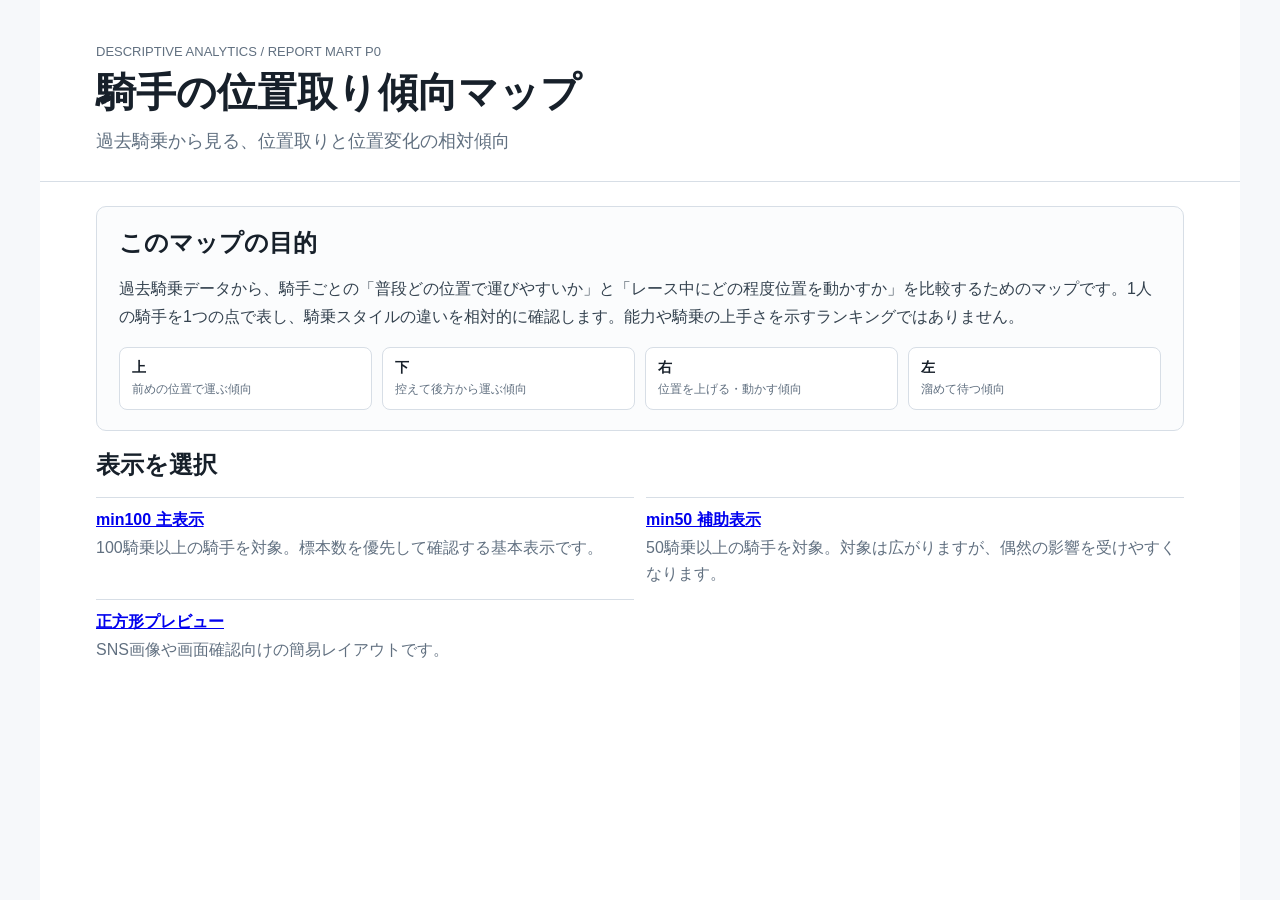
<file: index.html>
<!doctype html>
<html lang="ja">
<head>
  <meta charset="utf-8">
  <meta name="viewport" content="width=device-width, initial-scale=1">
  <title>騎手位置取り傾向マップ</title>
  <link rel="stylesheet" href="jockey_2axis_public_report.css">
</head>
<body>
<main class="report">
  <header class="hero">
    <div>
      <p class="kicker">descriptive analytics / report mart P0</p>
      <h1>騎手の位置取り傾向マップ</h1>
      <p class="subtitle">過去騎乗から見る、位置取りと位置変化の相対傾向</p>
    </div>
  </header>

  <section class="index-guide" aria-labelledby="indexGuideTitle">
    <h2 id="indexGuideTitle">このマップの目的</h2>
    <p>過去騎乗データから、騎手ごとの「普段どの位置で運びやすいか」と「レース中にどの程度位置を動かすか」を比較するためのマップです。1人の騎手を1つの点で表し、騎乗スタイルの違いを相対的に確認します。能力や騎乗の上手さを示すランキングではありません。</p>
    <div class="guide-summary" aria-label="基本の読み方">
      <div><b>上</b><span>前めの位置で運ぶ傾向</span></div>
      <div><b>下</b><span>控えて後方から運ぶ傾向</span></div>
      <div><b>右</b><span>位置を上げる・動かす傾向</span></div>
      <div><b>左</b><span>溜めて待つ傾向</span></div>
    </div>
  </section>

  <section class="definitions">
    <h2>表示を選択</h2>
    <div class="def-grid">
      <div><b><a href="jockey_2axis_public_report_min100.html">min100 主表示</a></b><span>100騎乗以上の騎手を対象。標本数を優先して確認する基本表示です。</span></div>
      <div><b><a href="jockey_2axis_public_report_min50.html">min50 補助表示</a></b><span>50騎乗以上の騎手を対象。対象は広がりますが、偶然の影響を受けやすくなります。</span></div>
      <div><b><a href="jockey_2axis_public_report_square.html">正方形プレビュー</a></b><span>SNS画像や画面確認向けの簡易レイアウトです。</span></div>
    </div>
  </section>
</main>
</body>
</html>
</file>
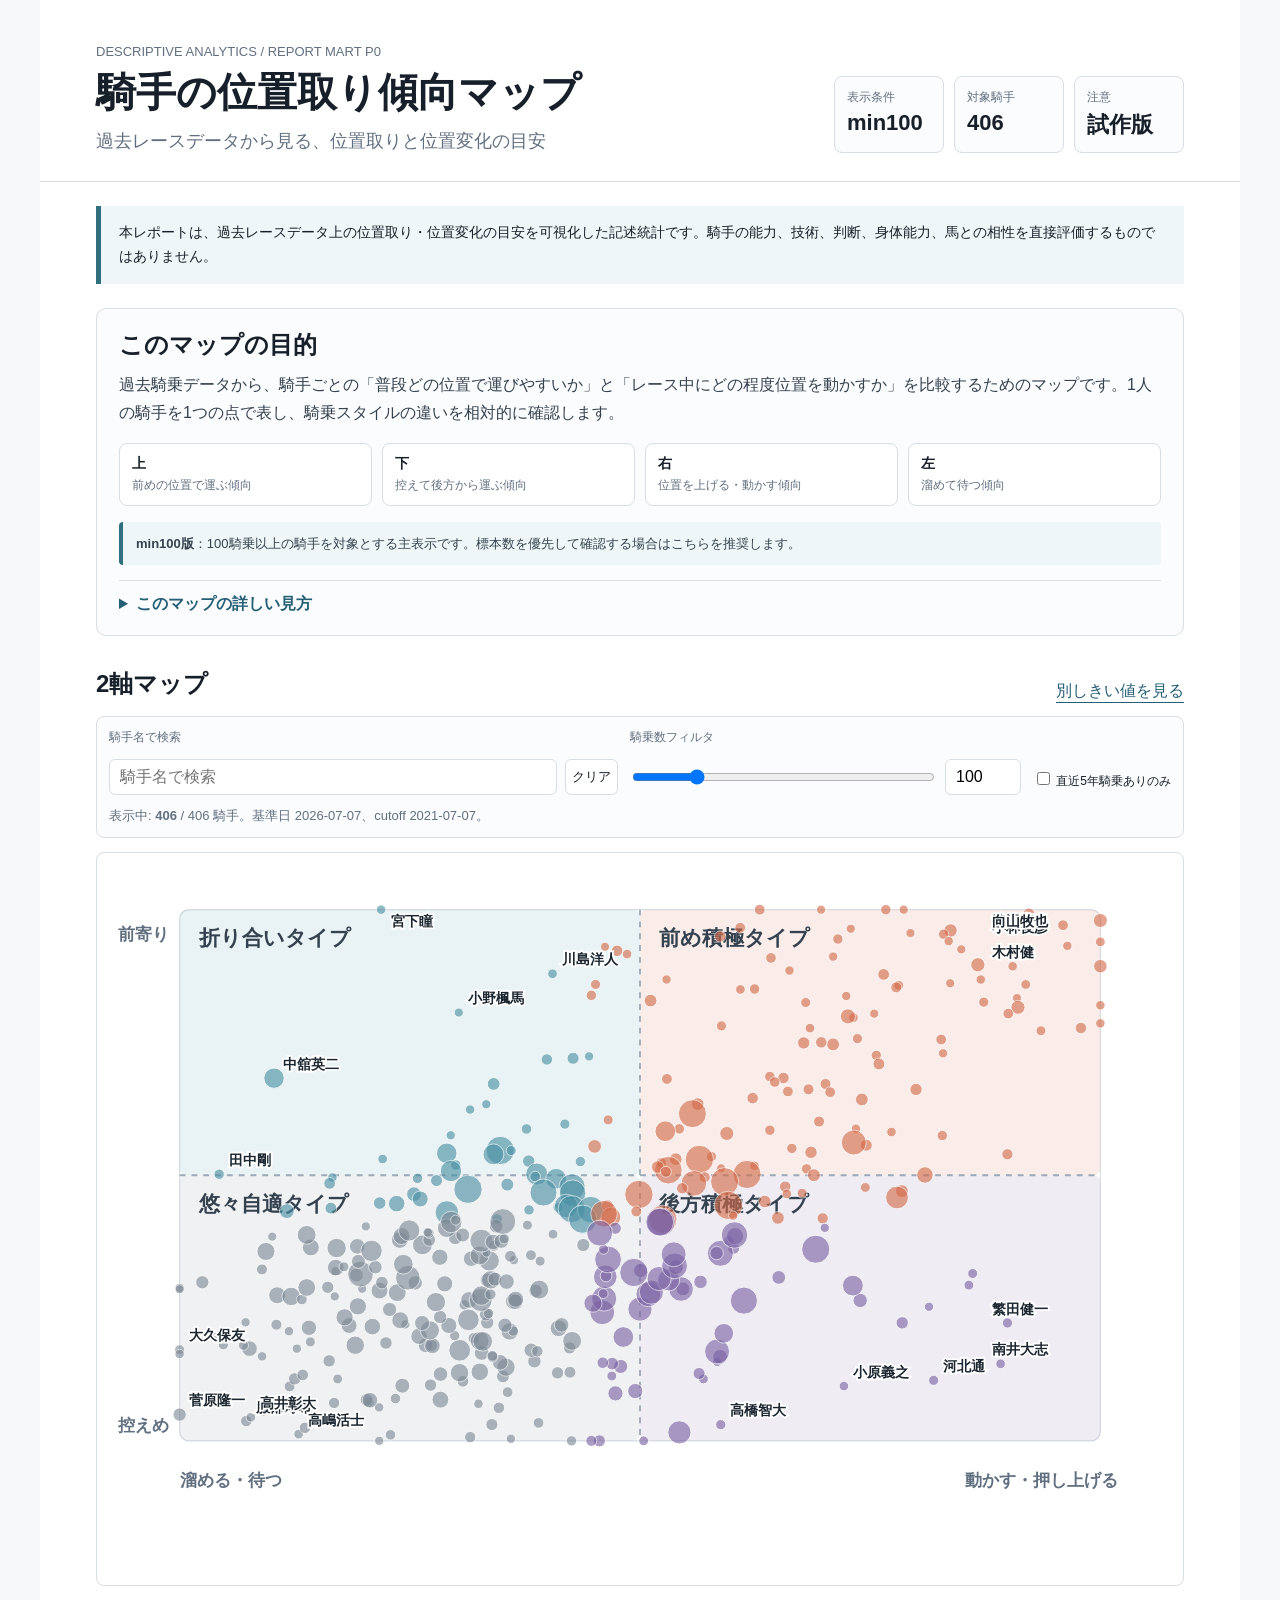
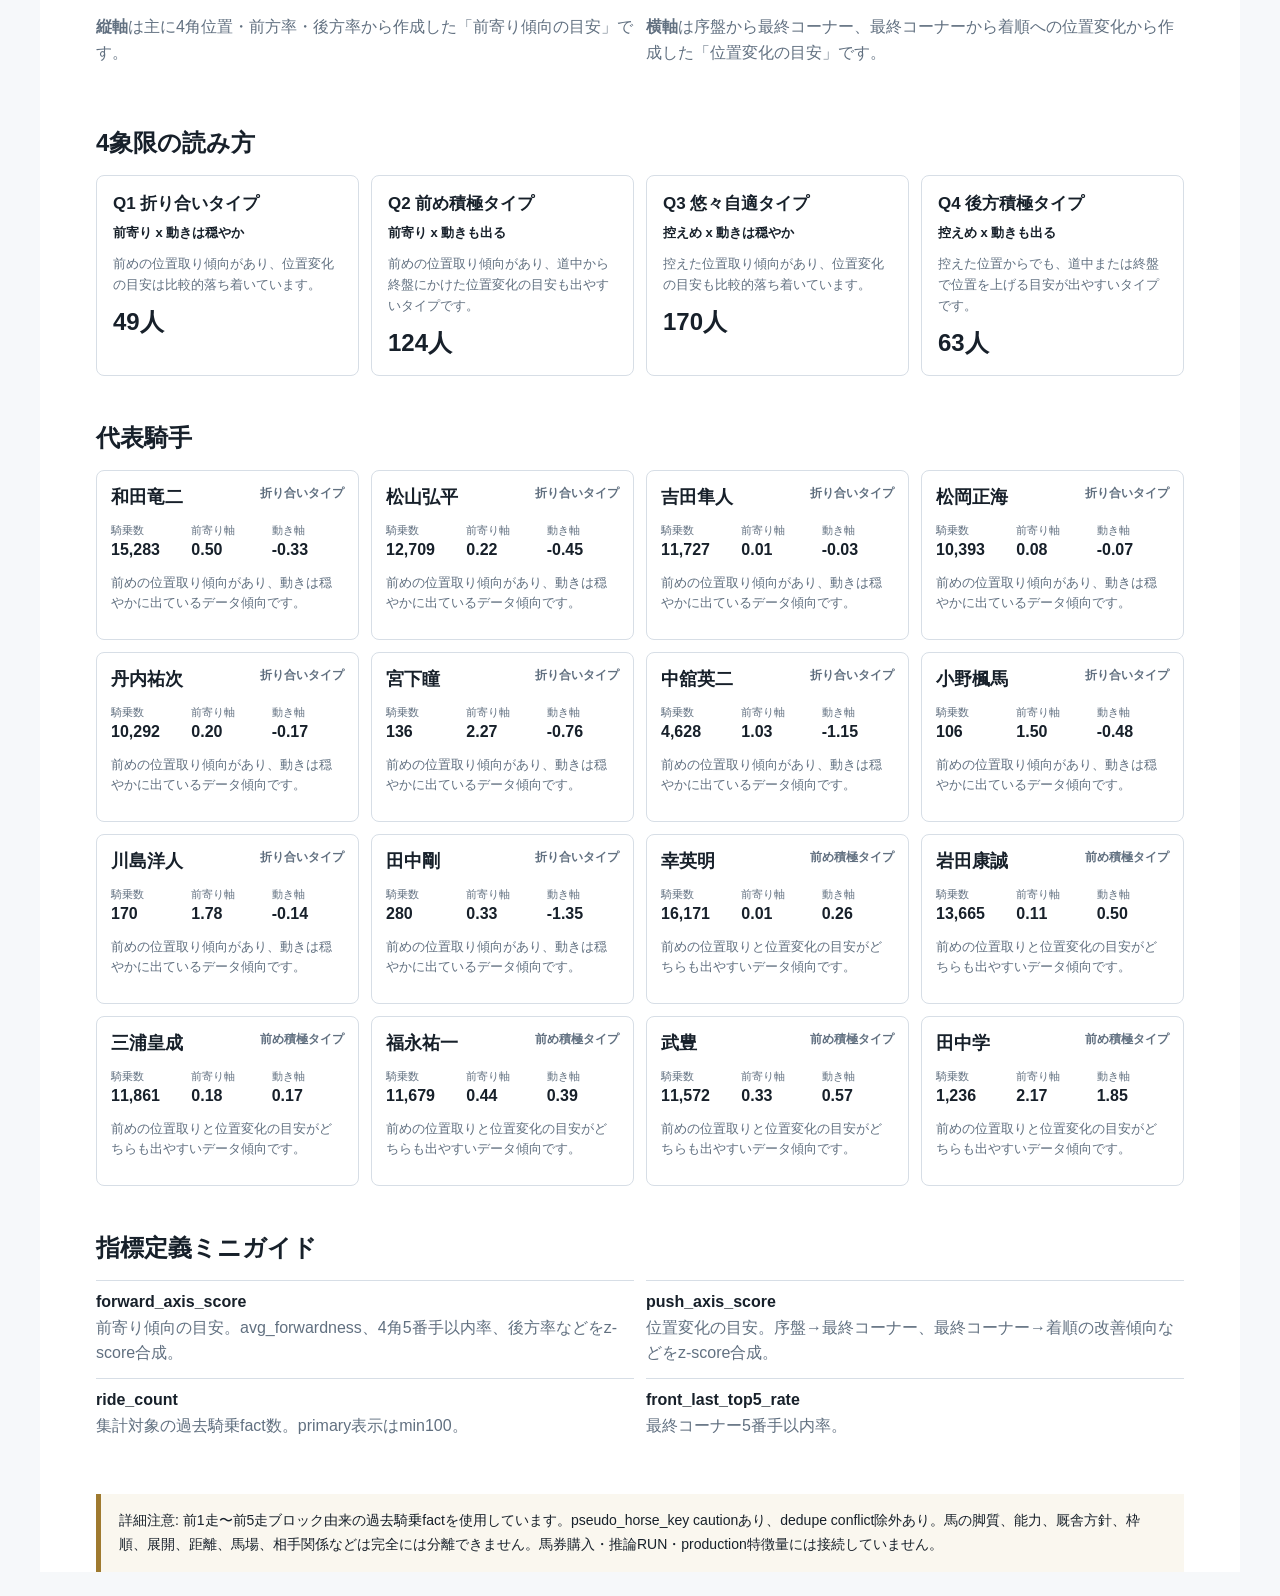
<file: jockey_2axis_public_report_min100.html>
<!doctype html>
<html lang="ja"><head><meta charset="utf-8"><meta name="viewport" content="width=device-width, initial-scale=1"><title>騎手の位置取り傾向マップ min100</title><link rel="stylesheet" href="jockey_2axis_public_report.css"></head>
<body><main class="report"><header class="hero"><div><p class="kicker">descriptive analytics / report mart P0</p><h1>騎手の位置取り傾向マップ</h1><p class="subtitle">過去レースデータから見る、位置取りと位置変化の目安</p></div><aside class="hero-metrics"><div><span>表示条件</span><b>min100</b></div><div><span>対象騎手</span><b>406</b></div><div><span>注意</span><b>試作版</b></div></aside></header>
<section class="notice">本レポートは、過去レースデータ上の位置取り・位置変化の目安を可視化した記述統計です。騎手の能力、技術、判断、身体能力、馬との相性を直接評価するものではありません。</section>
<section class="map-section"><div class="section-head"><h2>2軸マップ</h2><a href="jockey_2axis_public_report_min50.html">別しきい値を見る</a></div><section class="controls" aria-label="表示フィルタ">
  <div class="search-box"><label for="jockeySearch">騎手名で検索</label><input id="jockeySearch" type="search" placeholder="騎手名で検索"><button id="clearSearch" type="button">クリア</button></div>
  <div class="filter-box"><label for="rideFilter">騎乗数フィルタ</label><input id="rideFilter" type="range" min="0" max="500" step="10" value="100"><input id="rideFilterNumber" type="number" min="0" step="10" value="100"></div>
  <label class="toggle"><input id="recentOnly" type="checkbox"> 直近5年騎乗ありのみ</label>
  <p class="filter-meta">表示中: <b id="visibleCount">406</b> / <span id="totalCount">406</span> 騎手。基準日 2026-07-07、cutoff 2021-07-07。</p>
  <p id="noResult" class="no-result" hidden>該当する騎手が見つかりません</p>
</section><svg class="axis-map" viewBox="0 0 920 620" role="img" aria-label="騎手2軸4象限マップ"><rect class="map-frame" x="70" y="48" width="780" height="450" rx="8"/><rect class="quad-fill Q2" x="460.0" y="48" width="390.0" height="225.0" rx="6"/><text class="quad-label" x="476.0" y="78">前め積極タイプ</text><rect class="quad-fill Q1" x="70" y="48" width="390.0" height="225.0" rx="6"/><text class="quad-label" x="86" y="78">折り合いタイプ</text><rect class="quad-fill Q4" x="460.0" y="273.0" width="390.0" height="225.0" rx="6"/><text class="quad-label" x="476.0" y="303.0">後方積極タイプ</text><rect class="quad-fill Q3" x="70" y="273.0" width="390.0" height="225.0" rx="6"/><text class="quad-label" x="86" y="303.0">悠々自適タイプ</text><line class="zero-line" x1="460.0" y1="48" x2="460.0" y2="498"/><line class="zero-line" x1="70" y1="273.0" x2="850" y2="273.0"/><text class="axis-title" x="18" y="74">前寄り</text><text class="axis-title" x="18" y="490">控えめ</text><text class="axis-title" x="70" y="536">溜める・待つ</text><text class="axis-title" x="735" y="536">動かす・押し上げる</text><circle class="point Q1" cx="240.68" cy="48.00" r="3.97" data-name="宮下瞳" data-quad="折り合いタイプ" data-ride="136" data-forward="2.265" data-push="-0.762" data-front5="0.890" data-gain="0.008" data-date="2025-09-30"></circle><circle class="point Q1" cx="149.95" cy="190.74" r="8.67" data-name="中舘英二" data-quad="折り合いタイプ" data-ride="4628" data-forward="1.026" data-push="-1.150" data-front5="0.629" data-gain="0.004" data-date="2015-01-25"></circle><circle class="point Q1" cx="306.48" cy="135.16" r="3.86" data-name="小野楓馬" data-quad="折り合いタイプ" data-ride="106" data-forward="1.500" data-push="-0.480" data-front5="0.792" data-gain="-0.002" data-date="2025-09-17"></circle><circle class="point Q1" cx="385.89" cy="102.29" r="4.09" data-name="川島洋人" data-quad="折り合いタイプ" data-ride="170" data-forward="1.780" data-push="-0.139" data-front5="0.806" data-gain="0.036" data-date="2012-10-03"></circle><circle class="point Q1" cx="103.50" cy="272.16" r="4.39" data-name="田中剛" data-quad="折り合いタイプ" data-ride="280" data-forward="0.331" data-push="-1.349" data-front5="0.489" data-gain="-0.026" data-date="2009-05-31"></circle><circle class="point Q1" cx="336.04" cy="195.65" r="5.43" data-name="ウィリア" data-quad="折り合いタイプ" data-ride="847" data-forward="0.984" data-push="-0.353" data-front5="0.607" data-gain="0.018" data-date="2025-08-24"></circle><circle class="point Q1" cx="381.12" cy="174.92" r="4.84" data-name="岩橋勇二" data-quad="折り合いタイプ" data-ride="490" data-forward="1.161" data-push="-0.160" data-front5="0.727" data-gain="0.011" data-date="2025-10-30"></circle><circle class="point Q1" cx="199.42" cy="274.87" r="4.02" data-name="出津孝一" data-quad="折り合いタイプ" data-ride="150" data-forward="0.308" data-push="-0.938" data-front5="0.487" data-gain="-0.028" data-date="2010-10-16"></circle><circle class="point Q1" cx="316.06" cy="217.36" r="3.99" data-name="ヒューイ" data-quad="折り合いタイプ" data-ride="142" data-forward="0.798" data-push="-0.439" data-front5="0.592" data-gain="0.010" data-date="2020-05-03"></circle><circle class="point Q1" cx="403.32" cy="173.93" r="5.12" data-name="桑村真明" data-quad="折り合いタイプ" data-ride="649" data-forward="1.169" data-push="-0.065" data-front5="0.723" data-gain="0.028" data-date="2025-08-31"></circle><circle class="point Q1" cx="329.76" cy="212.84" r="3.91" data-name="イーガン" data-quad="折り合いタイプ" data-ride="120" data-forward="0.837" data-push="-0.380" data-front5="0.608" data-gain="-0.009" data-date="2023-01-22"></circle><circle class="point Q1" cx="197.10" cy="279.84" r="4.97" data-name="林満明" data-quad="折り合いタイプ" data-ride="557" data-forward="0.265" data-push="-0.948" data-front5="0.539" data-gain="-0.051" data-date="2018-06-10"></circle><circle class="point Q1" cx="241.97" cy="259.25" r="4.11" data-name="スボリッ" data-quad="折り合いタイプ" data-ride="176" data-forward="0.441" data-push="-0.756" data-front5="0.489" data-gain="0.011" data-date="2009-12-05"></circle><circle class="point Q1" cx="416.85" cy="172.29" r="3.90" data-name="山本咲希" data-quad="折り合いタイプ" data-ride="117" data-forward="1.183" data-push="-0.007" data-front5="0.726" data-gain="0.014" data-date="2025-06-29"></circle><circle class="point Q1" cx="160.81" cy="303.37" r="6.30" data-name="森一馬" data-quad="折り合いタイプ" data-ride="1567" data-forward="0.064" data-push="-1.104" data-front5="0.482" data-gain="-0.038" data-date="2025-11-24"></circle><circle class="point Q1" cx="299.68" cy="239.15" r="3.92" data-name="斉藤正弘" data-quad="折り合いタイプ" data-ride="122" data-forward="0.612" data-push="-0.509" data-front5="0.656" data-gain="-0.016" data-date="2010-11-17"></circle><circle class="point Q1" cx="198.13" cy="300.86" r="5.02" data-name="田嶋翔" data-quad="折り合いタイプ" data-ride="587" data-forward="0.086" data-push="-0.944" data-front5="0.467" data-gain="-0.018" data-date="2012-01-22"></circle><circle class="point Q1" cx="296.28" cy="254.36" r="8.67" data-name="西村淳也" data-quad="折り合いタイプ" data-ride="4625" data-forward="0.483" data-push="-0.523" data-front5="0.557" data-gain="0.005" data-date="2025-12-07"></circle><circle class="point Q1" cx="271.53" cy="275.60" r="4.42" data-name="クラスト" data-quad="折り合いタイプ" data-ride="292" data-forward="0.301" data-push="-0.629" data-front5="0.449" data-gain="-0.004" data-date="2017-08-27"></circle><circle class="point Q1" cx="363.85" cy="233.75" r="4.46" data-name="ホワイト" data-quad="折り合いタイプ" data-ride="307" data-forward="0.659" data-push="-0.234" data-front5="0.606" data-gain="0.006" data-date="2017-08-20"></circle><circle class="point Q1" cx="239.46" cy="296.57" r="5.32" data-name="山本康志" data-quad="折り合いタイプ" data-ride="772" data-forward="0.122" data-push="-0.767" data-front5="0.484" data-gain="-0.033" data-date="2020-09-27"></circle><circle class="point Q1" cx="303.92" cy="264.28" r="4.44" data-name="ペリエ" data-quad="折り合いタイプ" data-ride="300" data-forward="0.398" data-push="-0.491" data-front5="0.510" data-gain="-0.008" data-date="2012-11-25"></circle><circle class="point Q1" cx="299.85" cy="269.41" r="9.05" data-name="坂井瑠星" data-quad="折り合いタイプ" data-ride="5271" data-forward="0.354" data-push="-0.508" data-front5="0.532" data-gain="0.001" data-date="2025-12-14"></circle><circle class="point Q1" cx="287.65" cy="277.48" r="5.10" data-name="浜野谷憲" data-quad="折り合いタイプ" data-ride="638" data-forward="0.285" data-push="-0.560" data-front5="0.516" data-gain="-0.003" data-date="2019-05-04"></circle><circle class="point Q1" cx="341.61" cy="252.00" r="12.00" data-name="和田竜二" data-quad="折り合いタイプ" data-ride="15283" data-forward="0.503" data-push="-0.329" data-front5="0.552" data-gain="0.018" data-date="2025-12-14"></circle><circle class="point Q1" cx="268.48" cy="289.05" r="6.22" data-name="五十嵐雄" data-quad="折り合いタイプ" data-ride="1493" data-forward="0.187" data-push="-0.642" data-front5="0.508" data-gain="-0.015" data-date="2025-10-26"></circle><circle class="point Q1" cx="335.85" cy="255.26" r="8.83" data-name="藤田伸二" data-quad="折り合いタイプ" data-ride="4888" data-forward="0.475" data-push="-0.354" data-front5="0.540" data-gain="0.018" data-date="2015-09-06"></circle><circle class="point Q1" cx="253.87" cy="297.03" r="6.99" data-name="佐々木大" data-quad="折り合いタイプ" data-ride="2295" data-forward="0.119" data-push="-0.705" data-front5="0.486" data-gain="-0.009" data-date="2025-12-20"></circle><circle class="point Q1" cx="350.89" cy="252.08" r="4.24" data-name="メンディ" data-quad="折り合いタイプ" data-ride="220" data-forward="0.502" data-push="-0.289" data-front5="0.527" data-gain="0.017" data-date="2018-08-26"></circle><circle class="point Q1" cx="396.33" cy="229.65" r="4.31" data-name="坂下秀樹" data-quad="折り合いタイプ" data-ride="249" data-forward="0.694" data-push="-0.095" data-front5="0.667" data-gain="0.013" data-date="2021-11-02"></circle><circle class="point Q1" cx="273.81" cy="293.11" r="6.76" data-name="角田大和" data-quad="折り合いタイプ" data-ride="2032" data-forward="0.152" data-push="-0.620" data-front5="0.491" data-gain="0.005" data-date="2025-11-22"></circle><circle class="point Q1" cx="314.29" cy="284.88" r="12.00" data-name="松山弘平" data-quad="折り合いタイプ" data-ride="12709" data-forward="0.222" data-push="-0.446" data-front5="0.509" data-gain="0.003" data-date="2025-12-14"></circle><circle class="point Q1" cx="365.73" cy="261.01" r="5.27" data-name="バルジュ" data-quad="折り合いタイプ" data-ride="741" data-forward="0.426" data-push="-0.226" data-front5="0.511" data-gain="0.020" data-date="2018-03-25"></circle><circle class="point Q1" cx="296.37" cy="304.49" r="9.96" data-name="松若風馬" data-quad="折り合いタイプ" data-ride="6968" data-forward="0.055" data-push="-0.523" data-front5="0.481" data-gain="0.007" data-date="2025-12-13"></circle><circle class="point Q1" cx="347.58" cy="280.92" r="5.47" data-name="佐藤友則" data-quad="折り合いタイプ" data-ride="882" data-forward="0.256" data-push="-0.304" data-front5="0.567" data-gain="0.003" data-date="2020-06-05"></circle><circle class="point Q1" cx="372.55" cy="271.99" r="9.37" data-name="横山武史" data-quad="折り合いタイプ" data-ride="5844" data-forward="0.332" data-push="-0.197" data-front5="0.520" data-gain="0.008" data-date="2025-12-14"></circle><circle class="point Q1" cx="371.14" cy="274.09" r="4.48" data-name="キング" data-quad="折り合いタイプ" data-ride="314" data-forward="0.314" data-push="-0.203" data-front5="0.490" data-gain="0.009" data-date="2025-08-17"></circle><circle class="point Q1" cx="409.48" cy="261.41" r="4.38" data-name="和田譲治" data-quad="折り合いタイプ" data-ride="273" data-forward="0.423" data-push="-0.038" data-front5="0.575" data-gain="0.004" data-date="2025-09-03"></circle><circle class="point Q1" cx="388.90" cy="275.99" r="8.82" data-name="岩田望来" data-quad="折り合いタイプ" data-ride="4877" data-forward="0.298" data-push="-0.127" data-front5="0.508" data-gain="0.011" data-date="2025-12-14"></circle><circle class="point Q1" cx="378.24" cy="287.65" r="11.45" data-name="丹内祐次" data-quad="折り合いタイプ" data-ride="10292" data-forward="0.199" data-push="-0.172" data-front5="0.495" data-gain="0.025" data-date="2025-12-13"></circle><circle class="point Q1" cx="338.93" cy="310.00" r="4.53" data-name="フォーリ" data-quad="折り合いタイプ" data-ride="337" data-forward="0.008" data-push="-0.341" data-front5="0.451" data-gain="0.007" data-date="2022-11-13"></circle><circle class="point Q1" cx="402.46" cy="282.89" r="11.15" data-name="池添謙一" data-quad="折り合いタイプ" data-ride="9564" data-forward="0.239" data-push="-0.068" data-front5="0.513" data-gain="0.024" data-date="2025-12-07"></circle><circle class="point Q1" cx="365.96" cy="302.33" r="4.44" data-name="ピンナ" data-quad="折り合いタイプ" data-ride="298" data-forward="0.073" data-push="-0.225" data-front5="0.463" data-gain="0.031" data-date="2012-10-14"></circle><circle class="point Q1" cx="402.90" cy="288.21" r="11.25" data-name="津村明秀" data-quad="折り合いタイプ" data-ride="9791" data-forward="0.194" data-push="-0.067" data-front5="0.468" data-gain="0.029" data-date="2025-12-07"></circle><circle class="point Q1" cx="390.44" cy="300.21" r="4.22" data-name="バルザロ" data-quad="折り合いタイプ" data-ride="216" data-forward="0.091" data-push="-0.120" data-front5="0.454" data-gain="0.024" data-date="2025-11-30"></circle><circle class="point Q1" cx="397.41" cy="299.06" r="9.96" data-name="鮫島克駿" data-quad="折り合いタイプ" data-ride="6976" data-forward="0.101" data-push="-0.090" data-front5="0.469" data-gain="0.014" data-date="2025-12-13"></circle><circle class="point Q1" cx="402.11" cy="301.67" r="11.50" data-name="松岡正海" data-quad="折り合いタイプ" data-ride="10393" data-forward="0.079" data-push="-0.070" data-front5="0.469" data-gain="0.024" data-date="2025-12-07"></circle><circle class="point Q1" cx="418.30" cy="302.10" r="11.26" data-name="石橋脩" data-quad="折り合いタイプ" data-ride="9825" data-forward="0.075" data-push="-0.001" data-front5="0.482" data-gain="0.025" data-date="2025-12-13"></circle><circle class="point Q1" cx="411.45" cy="310.24" r="12.00" data-name="吉田隼人" data-quad="折り合いタイプ" data-ride="11727" data-forward="0.006" data-push="-0.030" data-front5="0.461" data-gain="0.014" data-date="2025-12-07"></circle><circle class="point Q2" cx="850.00" cy="57.19" r="5.93" data-name="田中学" data-quad="前め積極タイプ" data-ride="1236" data-forward="2.165" data-push="1.852" data-front5="0.854" data-gain="0.126" data-date="2023-11-22"></circle><circle class="point Q2" cx="850.00" cy="75.27" r="4.15" data-name="小林俊彦" data-quad="前め積極タイプ" data-ride="189" data-forward="2.011" data-push="1.945" data-front5="0.873" data-gain="0.126" data-date="2014-05-19"></circle><circle class="point Q2" cx="818.36" cy="61.16" r="4.56" data-name="渡辺竜也" data-quad="前め積極タイプ" data-ride="350" data-forward="2.131" data-push="1.713" data-front5="0.877" data-gain="0.113" data-date="2025-12-14"></circle><circle class="point Q2" cx="789.43" cy="51.56" r="4.88" data-name="向山牧" data-quad="前め積極タイプ" data-ride="510" data-forward="2.213" data-push="1.589" data-front5="0.884" data-gain="0.115" data-date="2024-12-30"></circle><circle class="point Q2" cx="850.00" cy="95.87" r="5.72" data-name="木村健" data-quad="前め積極タイプ" data-ride="1067" data-forward="1.835" data-push="1.922" data-front5="0.801" data-gain="0.126" data-date="2017-05-24"></circle><circle class="point Q2" cx="850.00" cy="144.31" r="4.00" data-name="松浦政宏" data-quad="前め積極タイプ" data-ride="145" data-forward="1.422" data-push="2.333" data-front5="0.759" data-gain="0.126" data-date="2017-10-12"></circle><circle class="point Q2" cx="822.03" cy="78.65" r="3.95" data-name="松浦聡志" data-quad="前め積極タイプ" data-ride="130" data-forward="1.982" data-push="1.729" data-front5="0.862" data-gain="0.125" data-date="2015-02-26"></circle><circle class="point Q2" cx="850.00" cy="129.00" r="4.01" data-name="板野央" data-quad="前め積極タイプ" data-ride="146" data-forward="1.552" data-push="2.136" data-front5="0.788" data-gain="0.126" data-date="2022-04-14"></circle><circle class="point Q2" cx="723.08" cy="65.64" r="5.66" data-name="吉村智洋" data-quad="前め積極タイプ" data-ride="1018" data-forward="2.093" data-push="1.305" data-front5="0.860" data-gain="0.099" data-date="2025-10-08"></circle><circle class="point Q2" cx="683.39" cy="48.00" r="3.91" data-name="尾林幸彦" data-quad="前め積極タイプ" data-ride="119" data-forward="2.245" data-push="1.135" data-front5="0.890" data-gain="0.097" data-date="2011-12-09"></circle><circle class="point Q2" cx="775.71" cy="95.95" r="4.05" data-name="北野真弘" data-quad="前め積極タイプ" data-ride="159" data-forward="1.834" data-push="1.530" data-front5="0.855" data-gain="0.109" data-date="2014-05-23"></circle><circle class="point Q2" cx="717.22" cy="68.75" r="4.40" data-name="赤岡修次" data-quad="前め積極タイプ" data-ride="282" data-forward="2.067" data-push="1.280" data-front5="0.844" data-gain="0.105" data-date="2025-07-19"></circle><circle class="point Q2" cx="668.28" cy="48.00" r="4.43" data-name="宇都英樹" data-quad="前め積極タイプ" data-ride="294" data-forward="2.252" data-push="1.070" data-front5="0.890" data-gain="0.083" data-date="2020-02-27"></circle><circle class="point Q2" cx="721.49" cy="74.67" r="3.98" data-name="永森大智" data-quad="前め積極タイプ" data-ride="139" data-forward="2.016" data-push="1.298" data-front5="0.842" data-gain="0.112" data-date="2025-05-31"></circle><circle class="point Q2" cx="732.16" cy="81.63" r="3.90" data-name="兒島真二" data-quad="前め積極タイプ" data-ride="116" data-forward="1.957" data-push="1.344" data-front5="0.871" data-gain="0.099" data-date="2021-01-16"></circle><circle class="point Q2" cx="786.77" cy="111.38" r="4.14" data-name="永島太郎" data-quad="前め積極タイプ" data-ride="187" data-forward="1.703" data-push="1.578" data-front5="0.813" data-gain="0.108" data-date="2019-05-26"></circle><circle class="point Q2" cx="746.20" cy="94.69" r="6.03" data-name="下原理" data-quad="前め積極タイプ" data-ride="1320" data-forward="1.845" data-push="1.404" data-front5="0.828" data-gain="0.088" data-date="2025-09-17"></circle><circle class="point Q2" cx="689.11" cy="67.79" r="3.86" data-name="石川慎将" data-quad="前め積極タイプ" data-ride="107" data-forward="2.075" data-push="1.159" data-front5="0.879" data-gain="0.093" data-date="2025-10-04"></circle><circle class="point Q2" cx="833.55" cy="148.27" r="4.84" data-name="大山真吾" data-quad="前め積極タイプ" data-ride="486" data-forward="1.388" data-push="1.778" data-front5="0.745" data-gain="0.110" data-date="2024-11-26"></circle><circle class="point Q2" cx="748.71" cy="107.22" r="4.00" data-name="倉富隆一" data-quad="前め積極タイプ" data-ride="144" data-forward="1.738" data-push="1.415" data-front5="0.826" data-gain="0.084" data-date="2024-09-01"></circle><circle class="point Q2" cx="779.37" cy="122.83" r="3.84" data-name="高橋悠里" data-quad="前め積極タイプ" data-ride="102" data-forward="1.605" data-push="1.546" data-front5="0.765" data-gain="0.088" data-date="2025-03-17"></circle><circle class="point Q2" cx="613.38" cy="48.00" r="3.88" data-name="中島龍也" data-quad="前め積極タイプ" data-ride="111" data-forward="2.258" data-push="0.835" data-front5="0.890" data-gain="0.083" data-date="2025-10-21"></circle><circle class="point Q2" cx="780.22" cy="130.76" r="5.96" data-name="川原正一" data-quad="前め積極タイプ" data-ride="1261" data-forward="1.537" data-push="1.550" data-front5="0.761" data-gain="0.095" data-date="2025-11-11"></circle><circle class="point Q2" cx="638.59" cy="64.15" r="3.86" data-name="山田祥雄" data-quad="前め積極タイプ" data-ride="106" data-forward="2.106" data-push="0.943" data-front5="0.840" data-gain="0.093" data-date="2025-09-03"></circle><circle class="point Q2" cx="722.81" cy="110.33" r="3.90" data-name="関本淳" data-quad="前め積極タイプ" data-ride="117" data-forward="1.712" data-push="1.304" data-front5="0.769" data-gain="0.070" data-date="2024-09-03"></circle><circle class="point Q2" cx="772.01" cy="136.01" r="4.53" data-name="笹田知宏" data-quad="前め積極タイプ" data-ride="335" data-forward="1.493" data-push="1.515" data-front5="0.770" data-gain="0.089" data-date="2025-08-21"></circle><circle class="point Q2" cx="799.69" cy="150.59" r="4.17" data-name="杉浦健太" data-quad="前め積極タイプ" data-ride="198" data-forward="1.368" data-push="1.633" data-front5="0.747" data-gain="0.100" data-date="2025-08-21"></circle><circle class="point Q2" cx="751.20" cy="126.38" r="4.30" data-name="藤原幹生" data-quad="前め積極タイプ" data-ride="244" data-forward="1.575" data-push="1.425" data-front5="0.824" data-gain="0.093" data-date="2025-03-21"></circle><circle class="point Q2" cx="627.63" cy="72.88" r="4.39" data-name="山本政聡" data-quad="前め積極タイプ" data-ride="278" data-forward="2.031" data-push="0.896" data-front5="0.845" data-gain="0.066" data-date="2025-10-13"></circle><circle class="point Q2" cx="561.43" cy="48.00" r="4.57" data-name="戸部尚実" data-quad="前め積極タイプ" data-ride="353" data-forward="2.265" data-push="0.613" data-front5="0.890" data-gain="0.063" data-date="2022-07-06"></circle><circle class="point Q2" cx="666.41" cy="102.85" r="4.97" data-name="山口勲" data-quad="前め積極タイプ" data-ride="560" data-forward="1.776" data-push="1.062" data-front5="0.795" data-gain="0.081" data-date="2025-09-04"></circle><circle class="point Q2" cx="679.23" cy="112.08" r="4.14" data-name="加藤聡一" data-quad="前め積極タイプ" data-ride="188" data-forward="1.697" data-push="1.117" data-front5="0.798" data-gain="0.074" data-date="2025-09-25"></circle><circle class="point Q2" cx="677.10" cy="113.83" r="4.64" data-name="山本聡哉" data-quad="前め積極タイプ" data-ride="388" data-forward="1.682" data-push="1.108" data-front5="0.804" data-gain="0.060" data-date="2025-09-09"></circle><circle class="point Q2" cx="623.64" cy="87.76" r="3.96" data-name="廣瀬航" data-quad="前め積極タイプ" data-ride="134" data-forward="1.904" data-push="0.879" data-front5="0.858" data-gain="0.077" data-date="2025-10-08"></circle><circle class="point Q2" cx="544.89" cy="63.35" r="4.58" data-name="今井貴大" data-quad="前め積極タイプ" data-ride="360" data-forward="2.113" data-push="0.542" data-front5="0.889" data-gain="0.063" data-date="2025-08-27"></circle><circle class="point Q2" cx="715.16" cy="157.98" r="4.54" data-name="石川倭" data-quad="前め積極タイプ" data-ride="343" data-forward="1.305" data-push="1.271" data-front5="0.773" data-gain="0.085" data-date="2025-09-03"></circle><circle class="point Q2" cx="570.97" cy="88.87" r="4.52" data-name="真島正徳" data-quad="前め積極タイプ" data-ride="332" data-forward="1.895" data-push="0.653" data-front5="0.825" data-gain="0.067" data-date="2021-07-17"></circle><circle class="point Q2" cx="634.73" cy="121.11" r="3.97" data-name="藤田弘治" data-quad="前め積極タイプ" data-ride="135" data-forward="1.620" data-push="0.926" data-front5="0.822" data-gain="0.072" data-date="2023-11-07"></circle><circle class="point Q2" cx="586.63" cy="99.58" r="3.99" data-name="米倉知" data-quad="前め積極タイプ" data-ride="142" data-forward="1.803" data-push="0.720" data-front5="0.831" data-gain="0.064" data-date="2024-11-10"></circle><circle class="point Q2" cx="658.42" cy="136.08" r="3.88" data-name="菅原俊吏" data-quad="前め積極タイプ" data-ride="112" data-forward="1.492" data-push="1.028" data-front5="0.768" data-gain="0.064" data-date="2019-11-02"></circle><circle class="point Q2" cx="527.92" cy="70.72" r="4.80" data-name="村上忍" data-quad="前め積極タイプ" data-ride="468" data-forward="2.050" data-push="0.469" data-front5="0.855" data-gain="0.053" data-date="2024-12-11"></circle><circle class="point Q2" cx="716.71" cy="169.69" r="3.94" data-name="鴨宮祥行" data-quad="前め積極タイプ" data-ride="127" data-forward="1.205" data-push="1.278" data-front5="0.717" data-gain="0.084" data-date="2025-09-17"></circle><circle class="point Q2" cx="640.83" cy="139.47" r="4.08" data-name="浜口楠彦" data-quad="前め積極タイプ" data-ride="168" data-forward="1.463" data-push="0.953" data-front5="0.780" data-gain="0.067" data-date="2013-08-15"></circle><circle class="point Q2" cx="636.12" cy="138.40" r="6.40" data-name="岡部誠" data-quad="前め積極タイプ" data-ride="1668" data-forward="1.472" data-push="0.932" data-front5="0.757" data-gain="0.071" data-date="2025-05-22"></circle><circle class="point Q2" cx="600.36" cy="126.70" r="4.26" data-name="吉田晃浩" data-quad="前め積極タイプ" data-ride="230" data-forward="1.572" data-push="0.779" data-front5="0.787" data-gain="0.074" data-date="2024-12-24"></circle><circle class="point Q2" cx="644.20" cy="157.23" r="4.28" data-name="杉村一樹" data-quad="前め積極タイプ" data-ride="235" data-forward="1.312" data-push="0.967" data-front5="0.770" data-gain="0.069" data-date="2016-07-27"></circle><circle class="point Q2" cx="557.07" cy="115.17" r="4.43" data-name="高松亮" data-quad="前め積極タイプ" data-ride="293" data-forward="1.670" data-push="0.594" data-front5="0.788" data-gain="0.045" data-date="2025-10-07"></circle><circle class="point Q2" cx="660.19" cy="171.37" r="4.35" data-name="菅原勲" data-quad="前め積極タイプ" data-ride="264" data-forward="1.191" data-push="1.036" data-front5="0.693" data-gain="0.067" data-date="2011-10-31"></circle><circle class="point Q2" cx="545.06" cy="115.60" r="4.09" data-name="小国博行" data-quad="前め積極タイプ" data-ride="172" data-forward="1.667" data-push="0.542" data-front5="0.791" data-gain="0.053" data-date="2013-09-18"></circle><circle class="point Q2" cx="603.98" cy="148.37" r="4.09" data-name="柿原翔" data-quad="前め積極タイプ" data-ride="170" data-forward="1.387" data-push="0.795" data-front5="0.765" data-gain="0.070" data-date="2021-06-29"></circle><circle class="point Q2" cx="662.40" cy="178.72" r="5.05" data-name="吉原寛人" data-quad="前め積極タイプ" data-ride="605" data-forward="1.128" data-push="1.045" data-front5="0.691" data-gain="0.073" data-date="2025-11-17"></circle><circle class="point Q2" cx="623.59" cy="162.14" r="5.45" data-name="森泰斗" data-quad="前め積極タイプ" data-ride="864" data-forward="1.270" data-push="0.879" data-front5="0.708" data-gain="0.059" data-date="2024-11-25"></circle><circle class="point Q2" cx="693.85" cy="200.29" r="5.21" data-name="モレイラ" data-quad="前め積極タイプ" data-ride="706" data-forward="0.944" data-push="1.180" data-front5="0.640" data-gain="0.053" data-date="2025-09-28"></circle><circle class="point Q2" cx="613.57" cy="160.39" r="4.86" data-name="宮崎光行" data-quad="前め積極タイプ" data-ride="497" data-forward="1.285" data-push="0.836" data-front5="0.751" data-gain="0.059" data-date="2024-09-19"></circle><circle class="point Q2" cx="449.03" cy="85.63" r="4.11" data-name="青柳正義" data-quad="前め積極タイプ" data-ride="177" data-forward="1.923" data-push="0.131" data-front5="0.831" data-gain="0.031" data-date="2025-07-15"></circle><circle class="point Q2" cx="598.70" cy="160.87" r="5.23" data-name="東川公則" data-quad="前め積極タイプ" data-ride="717" data-forward="1.280" data-push="0.772" data-front5="0.759" data-gain="0.057" data-date="2020-03-18"></circle><circle class="point Q2" cx="440.57" cy="82.85" r="4.89" data-name="大畑雅章" data-quad="前め積極タイプ" data-ride="515" data-forward="1.946" data-push="0.095" data-front5="0.845" data-gain="0.043" data-date="2025-09-03"></circle><circle class="point Q2" cx="430.39" cy="79.40" r="3.85" data-name="倉地学" data-quad="前め積極タイプ" data-ride="103" data-forward="1.976" data-push="0.051" data-front5="0.854" data-gain="0.037" data-date="2010-12-09"></circle><circle class="point Q2" cx="482.49" cy="107.19" r="3.95" data-name="斉藤雄一" data-quad="前め積極タイプ" data-ride="129" data-forward="1.739" data-push="0.274" data-front5="0.822" data-gain="0.029" data-date="2018-06-04"></circle><circle class="point Q2" cx="771.25" cy="255.21" r="4.74" data-name="デムーロ" data-quad="前め積極タイプ" data-ride="436" data-forward="0.475" data-push="1.511" data-front5="0.532" data-gain="0.075" data-date="2012-03-18"></circle><circle class="point Q2" cx="716.13" cy="239.37" r="4.40" data-name="本田正重" data-quad="前め積極タイプ" data-ride="284" data-forward="0.611" data-push="1.275" data-front5="0.637" data-gain="0.065" data-date="2025-09-25"></circle><circle class="point Q2" cx="529.04" cy="146.49" r="4.31" data-name="阿部龍" data-quad="前め積極タイプ" data-ride="248" data-forward="1.403" data-push="0.474" data-front5="0.782" data-gain="0.044" data-date="2025-10-09"></circle><circle class="point Q2" cx="647.93" cy="208.78" r="5.41" data-name="服部茂史" data-quad="前め積極タイプ" data-ride="838" data-forward="0.872" data-push="0.983" data-front5="0.697" data-gain="0.052" data-date="2025-09-24"></circle><circle class="point Q2" cx="617.17" cy="195.65" r="4.67" data-name="筒井勇介" data-quad="前め積極タイプ" data-ride="402" data-forward="0.984" data-push="0.851" data-front5="0.711" data-gain="0.065" data-date="2025-06-04"></circle><circle class="point Q2" cx="468.95" cy="125.01" r="5.38" data-name="丸野勝虎" data-quad="前め積極タイプ" data-ride="815" data-forward="1.586" data-push="0.216" data-front5="0.789" data-gain="0.039" data-date="2025-12-06"></circle><circle class="point Q2" cx="621.12" cy="202.59" r="4.57" data-name="矢野貴之" data-quad="前め積極タイプ" data-ride="357" data-forward="0.925" data-push="0.868" data-front5="0.653" data-gain="0.039" data-date="2025-10-18"></circle><circle class="point Q2" cx="602.74" cy="200.23" r="4.65" data-name="鮫島克也" data-quad="前め積極タイプ" data-ride="394" data-forward="0.945" data-push="0.789" data-front5="0.655" data-gain="0.062" data-date="2021-08-11"></circle><circle class="point Q2" cx="673.01" cy="236.36" r="4.07" data-name="松井伸也" data-quad="前め積極タイプ" data-ride="165" data-forward="0.636" data-push="1.090" data-front5="0.648" data-gain="0.064" data-date="2025-01-21"></circle><circle class="point Q2" cx="581.54" cy="190.60" r="4.86" data-name="尾島徹" data-quad="前め積極タイプ" data-ride="496" data-forward="1.027" data-push="0.699" data-front5="0.710" data-gain="0.054" data-date="2015-07-29"></circle><circle class="point Q2" cx="422.36" cy="111.34" r="4.26" data-name="阪野学" data-quad="前め積極タイプ" data-ride="228" data-forward="1.703" data-push="0.017" data-front5="0.803" data-gain="0.022" data-date="2025-02-26"></circle><circle class="point Q2" cx="570.01" cy="189.34" r="4.43" data-name="井上俊彦" data-quad="前め積極タイプ" data-ride="295" data-forward="1.037" data-push="0.649" data-front5="0.698" data-gain="0.036" data-date="2023-07-18"></circle><circle class="point Q2" cx="574.13" cy="194.02" r="4.52" data-name="マーフィ" data-quad="前め積極タイプ" data-ride="331" data-forward="0.998" data-push="0.667" data-front5="0.610" data-gain="0.043" data-date="2020-02-02"></circle><circle class="point Q2" cx="585.30" cy="202.03" r="4.54" data-name="吉井友彦" data-quad="前め積極タイプ" data-ride="340" data-forward="0.929" data-push="0.715" data-front5="0.729" data-gain="0.044" data-date="2021-01-08"></circle><circle class="point Q2" cx="418.79" cy="120.57" r="4.41" data-name="落合玄太" data-quad="前め積極タイプ" data-ride="286" data-forward="1.624" data-push="0.001" data-front5="0.811" data-gain="0.026" data-date="2025-11-05"></circle><circle class="point Q2" cx="642.94" cy="233.57" r="3.96" data-name="張田昂" data-quad="前め積極タイプ" data-ride="134" data-forward="0.660" data-push="0.962" data-front5="0.634" data-gain="0.038" data-date="2025-10-28"></circle><circle class="point Q2" cx="651.69" cy="247.54" r="5.09" data-name="御神本訓" data-quad="前め積極タイプ" data-ride="632" data-forward="0.541" data-push="0.999" data-front5="0.570" data-gain="0.050" data-date="2025-10-13"></circle><circle class="point Q2" cx="611.69" cy="227.49" r="4.65" data-name="山崎誠士" data-quad="前め積極タイプ" data-ride="390" data-forward="0.712" data-push="0.828" data-front5="0.613" data-gain="0.050" data-date="2025-06-17"></circle><circle class="point Q2" cx="701.41" cy="272.78" r="6.99" data-name="安藤勝己" data-quad="前め積極タイプ" data-ride="2298" data-forward="0.326" data-push="1.212" data-front5="0.510" data-gain="0.051" data-date="2012-11-24"></circle><circle class="point Q2" cx="641.13" cy="245.27" r="10.59" data-name="ルメール" data-quad="前め積極タイプ" data-ride="8289" data-forward="0.560" data-push="0.954" data-front5="0.546" data-gain="0.037" data-date="2025-12-07"></circle><circle class="point Q2" cx="555.44" cy="207.65" r="4.89" data-name="笹川翼" data-quad="前め積極タイプ" data-ride="514" data-forward="0.881" data-push="0.587" data-front5="0.646" data-gain="0.045" data-date="2025-09-30"></circle><circle class="point Q2" cx="681.81" cy="286.45" r="5.48" data-name="北沢伸也" data-quad="前め積極タイプ" data-ride="885" data-forward="0.209" data-push="1.128" data-front5="0.534" data-gain="0.049" data-date="2023-09-10"></circle><circle class="point Q2" cx="570.03" cy="234.83" r="4.43" data-name="山口竜一" data-quad="前め積極タイプ" data-ride="294" data-forward="0.649" data-push="0.649" data-front5="0.660" data-gain="0.037" data-date="2013-07-02"></circle><circle class="point Q2" cx="482.83" cy="191.42" r="4.60" data-name="真島大輔" data-quad="前め積極タイプ" data-ride="369" data-forward="1.020" data-push="0.276" data-front5="0.642" data-gain="0.045" data-date="2023-03-31"></circle><circle class="point Q2" cx="604.85" cy="253.54" r="5.26" data-name="レーン" data-quad="前め積極タイプ" data-ride="733" data-forward="0.490" data-push="0.798" data-front5="0.538" data-gain="0.031" data-date="2025-11-30"></circle><circle class="point Q2" cx="677.72" cy="291.83" r="9.64" data-name="Ｍ．デム" data-quad="前め積極タイプ" data-ride="6357" data-forward="0.163" data-push="1.111" data-front5="0.493" data-gain="0.060" data-date="2025-12-07"></circle><circle class="point Q2" cx="588.67" cy="250.23" r="4.40" data-name="スミヨン" data-quad="前め積極タイプ" data-ride="284" data-forward="0.518" data-push="0.729" data-front5="0.521" data-gain="0.037" data-date="2024-11-24"></circle><circle class="point Q2" cx="650.90" cy="283.34" r="4.17" data-name="石崎駿" data-quad="前め積極タイプ" data-ride="196" data-forward="0.235" data-push="0.996" data-front5="0.546" data-gain="0.046" data-date="2024-11-26"></circle><circle class="point Q2" cx="508.89" cy="212.71" r="5.36" data-name="五十嵐冬" data-quad="前め積極タイプ" data-ride="800" data-forward="0.838" data-push="0.387" data-front5="0.677" data-gain="0.035" data-date="2022-11-10"></circle><circle class="point Q2" cx="601.09" cy="267.54" r="4.39" data-name="張田京" data-quad="前め積極タイプ" data-ride="280" data-forward="0.370" data-push="0.782" data-front5="0.539" data-gain="0.051" data-date="2015-03-31"></circle><circle class="point Q2" cx="504.41" cy="220.84" r="11.86" data-name="川田将雅" data-quad="前め積極タイプ" data-ride="11298" data-forward="0.769" data-push="0.368" data-front5="0.606" data-gain="0.028" data-date="2025-12-14"></circle><circle class="point Q2" cx="607.29" cy="272.96" r="5.47" data-name="植野貴也" data-quad="前め積極タイプ" data-ride="881" data-forward="0.324" data-push="0.809" data-front5="0.543" data-gain="0.042" data-date="2022-12-25"></circle><circle class="point Q2" cx="533.50" cy="237.59" r="5.95" data-name="Ｃ．デム" data-quad="前め積極タイプ" data-ride="1254" data-forward="0.626" data-push="0.493" data-front5="0.557" data-gain="0.035" data-date="2025-12-13"></circle><circle class="point Q2" cx="556.94" cy="265.04" r="4.05" data-name="アヴドゥ" data-quad="前め積極タイプ" data-ride="158" data-forward="0.392" data-push="0.593" data-front5="0.570" data-gain="0.030" data-date="2019-05-26"></circle><circle class="point Q2" cx="493.31" cy="233.69" r="4.45" data-name="的場文男" data-quad="前め積極タイプ" data-ride="302" data-forward="0.659" data-push="0.321" data-front5="0.593" data-gain="0.025" data-date="2023-08-04"></circle><circle class="point Q2" cx="597.30" cy="288.13" r="4.18" data-name="宗像徹" data-quad="前め積極タイプ" data-ride="201" data-forward="0.194" data-push="0.766" data-front5="0.507" data-gain="0.049" data-date="2011-10-29"></circle><circle class="point Q2" cx="583.02" cy="282.73" r="4.86" data-name="坂井英光" data-quad="前め積極タイプ" data-ride="497" data-forward="0.241" data-push="0.705" data-front5="0.535" data-gain="0.051" data-date="2019-06-11"></circle><circle class="point Q2" cx="481.45" cy="235.71" r="8.78" data-name="後藤浩輝" data-quad="前め積極タイプ" data-ride="4810" data-forward="0.642" data-push="0.270" data-front5="0.547" data-gain="0.045" data-date="2015-02-22"></circle><circle class="point Q2" cx="584.38" cy="288.81" r="4.10" data-name="ボウマン" data-quad="前め積極タイプ" data-ride="175" data-forward="0.189" data-push="0.711" data-front5="0.463" data-gain="0.028" data-date="2018-12-23"></circle><circle class="point Q2" cx="520.55" cy="257.18" r="4.34" data-name="リスポリ" data-quad="前め積極タイプ" data-ride="258" data-forward="0.459" data-push="0.437" data-front5="0.508" data-gain="0.027" data-date="2023-08-27"></circle><circle class="point Q2" cx="550.66" cy="272.34" r="11.96" data-name="武豊" data-quad="前め積極タイプ" data-ride="11572" data-forward="0.329" data-push="0.566" data-front5="0.515" data-gain="0.036" data-date="2025-12-07"></circle><circle class="point Q2" cx="614.78" cy="309.51" r="4.79" data-name="Ｍデムー" data-quad="前め積極タイプ" data-ride="459" data-forward="0.012" data-push="0.841" data-front5="0.468" data-gain="0.050" data-date="2012-03-18"></circle><circle class="point Q2" cx="528.69" cy="267.07" r="3.84" data-name="ティータ" data-quad="前め積極タイプ" data-ride="101" data-forward="0.374" data-push="0.472" data-front5="0.574" data-gain="0.051" data-date="2025-08-24"></circle><circle class="point Q2" cx="510.31" cy="259.57" r="12.00" data-name="福永祐一" data-quad="前め積極タイプ" data-ride="11679" data-forward="0.438" data-push="0.394" data-front5="0.522" data-gain="0.022" data-date="2023-02-19"></circle><circle class="point Q2" cx="433.04" cy="226.10" r="4.24" data-name="佐々木国" data-quad="前め積極タイプ" data-ride="220" data-forward="0.724" data-push="0.063" data-front5="0.677" data-gain="0.015" data-date="2017-08-01"></circle><circle class="point Q2" cx="565.70" cy="295.23" r="5.32" data-name="ムーア" data-quad="前め積極タイプ" data-ride="774" data-forward="0.134" data-push="0.631" data-front5="0.465" data-gain="0.019" data-date="2024-12-22"></circle><circle class="point Q2" cx="531.69" cy="278.47" r="11.92" data-name="戸崎圭太" data-quad="前め積極タイプ" data-ride="11465" data-forward="0.277" data-push="0.485" data-front5="0.500" data-gain="0.026" data-date="2025-12-13"></circle><circle class="point Q2" cx="490.32" cy="259.35" r="5.35" data-name="西谷誠" data-quad="前め積極タイプ" data-ride="797" data-forward="0.440" data-push="0.308" data-front5="0.568" data-gain="0.028" data-date="2025-11-30"></circle><circle class="point Q2" cx="514.82" cy="274.64" r="4.68" data-name="穂苅寿彦" data-quad="前め積極タイプ" data-ride="405" data-forward="0.310" data-push="0.413" data-front5="0.511" data-gain="0.056" data-date="2012-06-10"></circle><circle class="point Q2" cx="576.87" cy="309.18" r="5.39" data-name="ベリー" data-quad="前め積極タイプ" data-ride="821" data-forward="0.015" data-push="0.679" data-front5="0.437" data-gain="0.042" data-date="2018-11-24"></circle><circle class="point Q2" cx="478.05" cy="262.49" r="4.46" data-name="小牧加矢" data-quad="前め積極タイプ" data-ride="307" data-forward="0.413" data-push="0.255" data-front5="0.603" data-gain="0.022" data-date="2025-11-16"></circle><circle class="point Q2" cx="484.02" cy="268.71" r="11.69" data-name="浜中俊" data-quad="前め積極タイプ" data-ride="10869" data-forward="0.360" data-push="0.281" data-front5="0.520" data-gain="0.035" data-date="2025-11-08"></circle><circle class="point Q2" cx="505.67" cy="279.87" r="10.85" data-name="蛯名正義" data-quad="前め積極タイプ" data-ride="8873" data-forward="0.265" data-push="0.374" data-front5="0.484" data-gain="0.037" data-date="2021-02-28"></circle><circle class="point Q2" cx="475.03" cy="266.02" r="5.36" data-name="平沢健治" data-quad="前め積極タイプ" data-ride="803" data-forward="0.383" data-push="0.242" data-front5="0.555" data-gain="0.020" data-date="2023-12-16"></circle><circle class="point Q2" cx="481.94" cy="270.06" r="4.69" data-name="マーカン" data-quad="前め積極タイプ" data-ride="409" data-forward="0.349" data-push="0.272" data-front5="0.484" data-gain="0.017" data-date="2025-12-13"></circle><circle class="point Q2" cx="534.86" cy="298.53" r="12.00" data-name="岩田康誠" data-quad="前め積極タイプ" data-ride="13665" data-forward="0.106" data-push="0.499" data-front5="0.480" data-gain="0.028" data-date="2025-12-14"></circle><circle class="point Q2" cx="495.76" cy="284.03" r="4.80" data-name="左海誠二" data-quad="前め積極タイプ" data-ride="468" data-forward="0.229" data-push="0.331" data-front5="0.521" data-gain="0.029" data-date="2022-10-12"></circle><circle class="point Q2" cx="538.91" cy="307.22" r="3.91" data-name="酒井忍" data-quad="前め積極タイプ" data-ride="119" data-forward="0.032" data-push="0.516" data-front5="0.496" data-gain="0.037" data-date="2022-11-22"></circle><circle class="point Q2" cx="421.56" cy="248.55" r="5.79" data-name="安部幸夫" data-quad="前め積極タイプ" data-ride="1124" data-forward="0.532" data-push="0.013" data-front5="0.616" data-gain="0.025" data-date="2016-07-20"></circle><circle class="point Q2" cx="459.06" cy="289.26" r="12.00" data-name="三浦皇成" data-quad="前め積極タイプ" data-ride="11861" data-forward="0.185" data-push="0.174" data-front5="0.471" data-gain="0.026" data-date="2025-12-07"></circle><circle class="point Q2" cx="479.30" cy="310.29" r="12.00" data-name="幸英明" data-quad="前め積極タイプ" data-ride="16171" data-forward="0.005" data-push="0.261" data-front5="0.460" data-gain="0.037" data-date="2025-11-22"></circle><circle class="point Q2" cx="456.91" cy="303.64" r="4.62" data-name="ムルザバ" data-quad="前め積極タイプ" data-ride="380" data-forward="0.062" data-push="0.165" data-front5="0.466" data-gain="0.012" data-date="2024-04-14"></circle><circle class="point Q2" cx="432.51" cy="298.85" r="5.09" data-name="横山義行" data-quad="前め積極タイプ" data-ride="628" data-forward="0.103" data-push="0.060" data-front5="0.470" data-gain="0.025" data-date="2015-01-10"></circle><circle class="point Q2" cx="435.34" cy="308.47" r="8.38" data-name="団野大成" data-quad="前め積極タイプ" data-ride="4168" data-forward="0.021" data-push="0.072" data-front5="0.466" data-gain="0.018" data-date="2025-12-14"></circle><circle class="point Q2" cx="429.55" cy="305.62" r="11.30" data-name="藤岡康太" data-quad="前め積極タイプ" data-ride="9927" data-forward="0.045" data-push="0.048" data-front5="0.459" data-gain="0.024" data-date="2024-04-06"></circle><circle class="point Q3" cx="70.00" cy="475.75" r="5.64" data-name="菅原隆一" data-quad="悠々自適タイプ" data-ride="1005" data-forward="-1.407" data-push="-1.501" data-front5="0.229" data-gain="-0.058" data-date="2025-12-06"></circle><circle class="point Q3" cx="126.42" cy="481.24" r="4.86" data-name="服部寿希" data-quad="悠々自適タイプ" data-ride="499" data-forward="-1.453" data-push="-1.251" data-front5="0.248" data-gain="-0.056" data-date="2023-04-29"></circle><circle class="point Q3" cx="130.35" cy="478.00" r="4.10" data-name="高井彰大" data-quad="悠々自適タイプ" data-ride="173" data-forward="-1.426" data-push="-1.234" data-front5="0.260" data-gain="-0.058" data-date="2010-09-12"></circle><circle class="point Q3" cx="170.80" cy="492.33" r="4.11" data-name="高嶋活士" data-quad="悠々自適タイプ" data-ride="176" data-forward="-1.548" data-push="-1.061" data-front5="0.250" data-gain="-0.040" data-date="2013-02-03"></circle><circle class="point Q3" cx="70.00" cy="420.76" r="4.22" data-name="大久保友" data-quad="悠々自適タイプ" data-ride="215" data-forward="-0.937" data-push="-1.657" data-front5="0.349" data-gain="-0.058" data-date="2025-11-02"></circle><circle class="point Q3" cx="141.54" cy="472.76" r="4.30" data-name="南田雅昭" data-quad="悠々自適タイプ" data-ride="242" data-forward="-1.381" data-push="-1.186" data-front5="0.248" data-gain="-0.024" data-date="2011-02-26"></circle><circle class="point Q3" cx="176.18" cy="486.96" r="4.85" data-name="花田大昂" data-quad="悠々自適タイプ" data-ride="491" data-forward="-1.502" data-push="-1.038" data-front5="0.246" data-gain="-0.046" data-date="2016-01-31"></circle><circle class="point Q3" cx="70.00" cy="424.40" r="4.01" data-name="池田鉄平" data-quad="悠々自適タイプ" data-ride="147" data-forward="-0.968" data-push="-1.497" data-front5="0.252" data-gain="-0.048" data-date="2009-03-28"></circle><circle class="point Q3" cx="239.09" cy="498.00" r="3.93" data-name="仲田雅興" data-quad="悠々自適タイプ" data-ride="125" data-forward="-1.665" data-push="-0.768" data-front5="0.192" data-gain="-0.058" data-date="2010-12-19"></circle><circle class="point Q3" cx="163.17" cy="451.90" r="4.58" data-name="船曳文士" data-quad="悠々自適タイプ" data-ride="359" data-forward="-1.203" data-push="-1.094" data-front5="0.279" data-gain="-0.034" data-date="2010-11-20"></circle><circle class="point Q3" cx="248.62" cy="492.91" r="4.46" data-name="池崎祐介" data-quad="悠々自適タイプ" data-ride="307" data-forward="-1.553" data-push="-0.728" data-front5="0.192" data-gain="-0.020" data-date="2012-11-17"></circle><circle class="point Q3" cx="70.00" cy="368.35" r="3.89" data-name="原田敬伍" data-quad="悠々自適タイプ" data-ride="113" data-forward="-0.490" data-push="-1.765" data-front5="0.372" data-gain="-0.055" data-date="2014-04-19"></circle><circle class="point Q3" cx="200.84" cy="465.90" r="4.79" data-name="佐藤翔馬" data-quad="悠々自適タイプ" data-ride="462" data-forward="-1.322" data-push="-0.932" data-front5="0.273" data-gain="-0.020" data-date="2025-12-07"></circle><circle class="point Q3" cx="107.04" cy="416.64" r="4.28" data-name="橋木太希" data-quad="悠々自適タイプ" data-ride="235" data-forward="-0.902" data-push="-1.334" data-front5="0.332" data-gain="-0.058" data-date="2025-12-06"></circle><circle class="point Q3" cx="167.44" cy="445.47" r="5.25" data-name="河原田菜" data-quad="悠々自適タイプ" data-ride="728" data-forward="-1.148" data-push="-1.075" data-front5="0.291" data-gain="-0.042" data-date="2025-12-07"></circle><circle class="point Q3" cx="100.22" cy="410.58" r="4.36" data-name="田面木博" data-quad="悠々自適タイプ" data-ride="268" data-forward="-0.850" data-push="-1.363" data-front5="0.328" data-gain="-0.028" data-date="2012-11-24"></circle><circle class="point Q3" cx="139.85" cy="426.42" r="4.04" data-name="北村浩平" data-quad="悠々自適タイプ" data-ride="155" data-forward="-0.986" data-push="-1.193" data-front5="0.316" data-gain="-0.040" data-date="2010-12-18"></circle><circle class="point Q3" cx="129.19" cy="419.87" r="6.64" data-name="井上敏樹" data-quad="悠々自適タイプ" data-ride="1909" data-forward="-0.930" data-push="-1.239" data-front5="0.321" data-gain="-0.045" data-date="2025-11-30"></circle><circle class="point Q3" cx="124.06" cy="417.06" r="4.24" data-name="加藤士津" data-quad="悠々自適タイプ" data-ride="222" data-forward="-0.906" data-push="-1.261" data-front5="0.329" data-gain="-0.034" data-date="2011-12-25"></circle><circle class="point Q3" cx="174.28" cy="442.15" r="4.93" data-name="水沼元輝" data-quad="悠々自適タイプ" data-ride="535" data-forward="-1.120" data-push="-1.046" data-front5="0.305" data-gain="-0.032" data-date="2025-12-07"></circle><circle class="point Q3" cx="238.99" cy="469.64" r="4.00" data-name="大江原比" data-quad="悠々自適タイプ" data-ride="144" data-forward="-1.354" data-push="-0.769" data-front5="0.278" data-gain="-0.031" data-date="2024-11-30"></circle><circle class="point Q3" cx="230.45" cy="465.31" r="4.43" data-name="山崎亮誠" data-quad="悠々自適タイプ" data-ride="296" data-forward="-1.317" data-push="-0.805" data-front5="0.226" data-gain="-0.026" data-date="2014-02-24"></circle><circle class="point Q3" cx="228.39" cy="463.24" r="5.45" data-name="三津谷隼" data-quad="悠々自適タイプ" data-ride="866" data-forward="-1.300" data-push="-0.814" data-front5="0.256" data-gain="-0.025" data-date="2021-05-15"></circle><circle class="point Q3" cx="231.20" cy="463.58" r="6.63" data-name="岩部純二" data-quad="悠々自適タイプ" data-ride="1900" data-forward="-1.303" data-push="-0.802" data-front5="0.261" data-gain="-0.023" data-date="2025-12-07"></circle><circle class="point Q3" cx="70.00" cy="369.58" r="3.86" data-name="吉永護" data-quad="悠々自適タイプ" data-ride="106" data-forward="-0.501" data-push="-1.576" data-front5="0.330" data-gain="-0.037" data-date="2008-12-28"></circle><circle class="point Q3" cx="203.88" cy="445.58" r="4.17" data-name="遠藤汰月" data-quad="悠々自適タイプ" data-ride="198" data-forward="-1.149" data-push="-0.919" data-front5="0.333" data-gain="-0.017" data-date="2025-12-07"></circle><circle class="point Q3" cx="316.15" cy="494.82" r="4.78" data-name="鈴来直人" data-quad="悠々自適タイプ" data-ride="457" data-forward="-1.569" data-push="-0.438" data-front5="0.230" data-gain="-0.011" data-date="2012-12-16"></circle><circle class="point Q3" cx="252.85" cy="462.16" r="4.45" data-name="和田翼" data-quad="悠々自適タイプ" data-ride="302" data-forward="-1.291" data-push="-0.709" data-front5="0.255" data-gain="-0.028" data-date="2025-08-30"></circle><circle class="point Q3" cx="169.32" cy="419.88" r="3.95" data-name="大塚海渡" data-quad="悠々自適タイプ" data-ride="131" data-forward="-0.930" data-push="-1.067" data-front5="0.313" data-gain="-0.043" data-date="2024-04-20"></circle><circle class="point Q3" cx="125.85" cy="397.57" r="3.95" data-name="土谷智紀" data-quad="悠々自適タイプ" data-ride="129" data-forward="-0.739" data-push="-1.253" data-front5="0.318" data-gain="-0.013" data-date="2009-10-31"></circle><circle class="point Q3" cx="196.67" cy="430.25" r="5.25" data-name="郷原洋司" data-quad="悠々自適タイプ" data-ride="732" data-forward="-1.018" data-push="-0.950" data-front5="0.260" data-gain="-0.006" data-date="2010-12-26"></circle><circle class="point Q3" cx="162.65" cy="405.09" r="4.03" data-name="森田誠也" data-quad="悠々自適タイプ" data-ride="153" data-forward="-0.804" data-push="-1.096" data-front5="0.340" data-gain="-0.049" data-date="2025-12-07"></circle><circle class="point Q3" cx="180.75" cy="414.15" r="4.24" data-name="和田陽希" data-quad="悠々自適タイプ" data-ride="221" data-forward="-0.881" data-push="-1.018" data-front5="0.339" data-gain="-0.043" data-date="2025-12-14"></circle><circle class="point Q3" cx="151.99" cy="399.57" r="4.65" data-name="畑端省吾" data-quad="悠々自適タイプ" data-ride="393" data-forward="-0.756" data-push="-1.141" data-front5="0.323" data-gain="-0.032" data-date="2020-12-27"></circle><circle class="point Q3" cx="258.64" cy="451.28" r="6.32" data-name="山田敬士" data-quad="悠々自適タイプ" data-ride="1587" data-forward="-1.198" data-push="-0.685" data-front5="0.259" data-gain="-0.019" data-date="2023-09-09"></circle><circle class="point Q3" cx="350.62" cy="496.27" r="3.97" data-name="水出大介" data-quad="悠々自適タイプ" data-ride="136" data-forward="-1.582" data-push="-0.291" data-front5="0.191" data-gain="-0.023" data-date="2012-02-25"></circle><circle class="point Q3" cx="89.21" cy="363.65" r="5.61" data-name="平野優" data-quad="悠々自適タイプ" data-ride="983" data-forward="-0.450" data-push="-1.410" data-front5="0.365" data-gain="-0.029" data-date="2017-12-28"></circle><circle class="point Q3" cx="290.93" cy="463.12" r="7.17" data-name="大庭和弥" data-quad="悠々自適タイプ" data-ride="2506" data-forward="-1.299" data-push="-0.546" data-front5="0.267" data-gain="-0.023" data-date="2024-03-03"></circle><circle class="point Q3" cx="334.53" cy="484.23" r="5.11" data-name="千葉直人" data-quad="悠々自適タイプ" data-ride="643" data-forward="-1.479" data-push="-0.359" data-front5="0.210" data-gain="-0.024" data-date="2012-11-17"></circle><circle class="point Q3" cx="179.53" cy="402.21" r="6.52" data-name="木幡育也" data-quad="悠々自適タイプ" data-ride="1787" data-forward="-0.779" data-push="-1.023" data-front5="0.326" data-gain="-0.025" data-date="2025-11-30"></circle><circle class="point Q3" cx="282.57" cy="450.75" r="5.24" data-name="柴田未崎" data-quad="悠々自適タイプ" data-ride="722" data-forward="-1.193" data-push="-0.582" data-front5="0.240" data-gain="-0.016" data-date="2022-06-26"></circle><circle class="point Q3" cx="218.76" cy="416.98" r="7.80" data-name="藤田菜七" data-quad="悠々自適タイプ" data-ride="3315" data-forward="-0.905" data-push="-0.855" data-front5="0.328" data-gain="-0.024" data-date="2024-10-06"></circle><circle class="point Q3" cx="323.14" cy="466.61" r="4.03" data-name="小林久晃" data-quad="悠々自適タイプ" data-ride="152" data-forward="-1.328" data-push="-0.408" data-front5="0.263" data-gain="-0.008" data-date="2010-09-05"></circle><circle class="point Q3" cx="340.46" cy="470.01" r="4.88" data-name="石田拓郎" data-quad="悠々自適タイプ" data-ride="510" data-forward="-1.358" data-push="-0.334" data-front5="0.231" data-gain="-0.012" data-date="2025-12-06"></circle><circle class="point Q3" cx="152.64" cy="374.68" r="7.19" data-name="城戸義政" data-quad="悠々自適タイプ" data-ride="2533" data-forward="-0.544" data-push="-1.139" data-front5="0.377" data-gain="-0.028" data-date="2025-12-06"></circle><circle class="point Q3" cx="401.99" cy="498.00" r="4.38" data-name="土田真翔" data-quad="悠々自適タイプ" data-ride="274" data-forward="-1.597" data-push="-0.070" data-front5="0.191" data-gain="0.014" data-date="2025-12-07"></circle><circle class="point Q3" cx="290.98" cy="441.47" r="6.17" data-name="小林淳一" data-quad="悠々自適タイプ" data-ride="1444" data-forward="-1.114" data-push="-0.546" data-front5="0.245" data-gain="-0.008" data-date="2012-03-25"></circle><circle class="point Q3" cx="374.05" cy="482.78" r="4.52" data-name="鷹野宏史" data-quad="悠々自適タイプ" data-ride="331" data-forward="-1.466" data-push="-0.190" data-front5="0.242" data-gain="-0.004" data-date="2011-12-10"></circle><circle class="point Q3" cx="164.47" cy="375.66" r="7.82" data-name="的場勇人" data-quad="悠々自適タイプ" data-ride="3350" data-forward="-0.552" data-push="-1.088" data-front5="0.377" data-gain="-0.027" data-date="2025-12-13"></circle><circle class="point Q3" cx="213.57" cy="400.29" r="6.74" data-name="原田和真" data-quad="悠々自適タイプ" data-ride="2009" data-forward="-0.763" data-push="-0.878" data-front5="0.305" data-gain="-0.013" data-date="2025-12-13"></circle><circle class="point Q3" cx="244.80" cy="415.09" r="5.30" data-name="長浜鴻緒" data-quad="悠々自適タイプ" data-ride="759" data-forward="-0.889" data-push="-0.744" data-front5="0.328" data-gain="-0.032" data-date="2025-12-14"></circle><circle class="point Q3" cx="309.97" cy="447.60" r="4.93" data-name="柴田裕一" data-quad="悠々自適タイプ" data-ride="539" data-forward="-1.166" data-push="-0.465" data-front5="0.276" data-gain="-0.028" data-date="2025-12-07"></circle><circle class="point Q3" cx="173.54" cy="378.25" r="4.53" data-name="小林慎一" data-quad="悠々自適タイプ" data-ride="338" data-forward="-0.574" data-push="-1.049" data-front5="0.376" data-gain="-0.020" data-date="2012-12-16"></circle><circle class="point Q3" cx="209.74" cy="393.37" r="7.31" data-name="木幡初也" data-quad="悠々自適タイプ" data-ride="2674" data-forward="-0.704" data-push="-0.894" data-front5="0.320" data-gain="-0.027" data-date="2025-12-07"></circle><circle class="point Q3" cx="307.12" cy="440.25" r="7.83" data-name="伊藤工真" data-quad="悠々自適タイプ" data-ride="3360" data-forward="-1.104" data-push="-0.477" data-front5="0.280" data-gain="-0.021" data-date="2025-11-24"></circle><circle class="point Q3" cx="233.28" cy="401.24" r="7.02" data-name="水口優也" data-quad="悠々自適タイプ" data-ride="2326" data-forward="-0.771" data-push="-0.793" data-front5="0.339" data-gain="-0.017" data-date="2025-06-29"></circle><circle class="point Q3" cx="139.72" cy="352.75" r="4.65" data-name="梶晃啓" data-quad="悠々自適タイプ" data-ride="392" data-forward="-0.357" data-push="-1.194" data-front5="0.380" data-gain="-0.024" data-date="2015-01-18"></circle><circle class="point Q3" cx="347.87" cy="456.73" r="4.53" data-name="佐藤聖也" data-quad="悠々自適タイプ" data-ride="335" data-forward="-1.244" data-push="-0.302" data-front5="0.281" data-gain="0.001" data-date="2009-11-22"></circle><circle class="point Q3" cx="177.68" cy="368.10" r="7.52" data-name="嘉藤貴行" data-quad="悠々自適タイプ" data-ride="2941" data-forward="-0.488" data-push="-1.031" data-front5="0.355" data-gain="-0.014" data-date="2021-12-28"></circle><circle class="point Q3" cx="278.39" cy="417.08" r="6.20" data-name="小林凌大" data-quad="悠々自適タイプ" data-ride="1479" data-forward="-0.906" data-push="-0.600" data-front5="0.311" data-gain="-0.018" data-date="2025-12-13"></circle><circle class="point Q3" cx="324.29" cy="439.54" r="7.46" data-name="田中博康" data-quad="悠々自適タイプ" data-ride="2867" data-forward="-1.098" data-push="-0.403" data-front5="0.295" data-gain="-0.005" data-date="2017-02-26"></circle><circle class="point Q3" cx="283.43" cy="417.22" r="5.07" data-name="川端海翼" data-quad="悠々自適タイプ" data-ride="616" data-forward="-0.907" data-push="-0.578" data-front5="0.328" data-gain="-0.010" data-date="2025-12-14"></circle><circle class="point Q3" cx="284.12" cy="417.45" r="6.68" data-name="義英真" data-quad="悠々自適タイプ" data-ride="1953" data-forward="-0.909" data-push="-0.575" data-front5="0.300" data-gain="-0.012" data-date="2019-10-05"></circle><circle class="point Q3" cx="201.40" cy="375.62" r="3.91" data-name="オシェア" data-quad="悠々自適タイプ" data-ride="118" data-forward="-0.552" data-push="-0.930" data-front5="0.407" data-gain="0.003" data-date="2024-08-25"></circle><circle class="point Q3" cx="220.98" cy="384.05" r="7.30" data-name="嶋田純次" data-quad="悠々自適タイプ" data-ride="2668" data-forward="-0.624" data-push="-0.846" data-front5="0.356" data-gain="-0.013" data-date="2025-12-07"></circle><circle class="point Q3" cx="272.80" cy="409.44" r="6.96" data-name="小林徹弥" data-quad="悠々自適タイプ" data-ride="2260" data-forward="-0.841" data-push="-0.624" data-front5="0.329" data-gain="-0.007" data-date="2019-05-19"></circle><circle class="point Q3" cx="343.90" cy="443.41" r="5.47" data-name="田村太雅" data-quad="悠々自適タイプ" data-ride="877" data-forward="-1.131" data-push="-0.319" data-front5="0.294" data-gain="-0.017" data-date="2025-10-18"></circle><circle class="point Q3" cx="195.49" cy="367.90" r="5.21" data-name="小島太一" data-quad="悠々自適タイプ" data-ride="705" data-forward="-0.486" data-push="-0.955" data-front5="0.359" data-gain="-0.013" data-date="2019-07-21"></circle><circle class="point Q3" cx="261.17" cy="399.36" r="3.94" data-name="上里直汰" data-quad="悠々自適タイプ" data-ride="128" data-forward="-0.755" data-push="-0.674" data-front5="0.328" data-gain="-0.024" data-date="2025-12-14"></circle><circle class="point Q3" cx="307.25" cy="421.30" r="9.19" data-name="高倉稜" data-quad="悠々自適タイプ" data-ride="5522" data-forward="-0.942" data-push="-0.476" data-front5="0.320" data-gain="-0.011" data-date="2025-11-15"></circle><circle class="point Q3" cx="256.88" cy="395.83" r="7.20" data-name="長岡禎仁" data-quad="悠々自適タイプ" data-ride="2538" data-forward="-0.724" data-push="-0.692" data-front5="0.323" data-gain="-0.019" data-date="2025-12-21"></circle><circle class="point Q3" cx="143.12" cy="337.55" r="7.66" data-name="田中健" data-quad="悠々自適タイプ" data-ride="3122" data-forward="-0.227" data-push="-1.179" data-front5="0.413" data-gain="-0.028" data-date="2025-12-13"></circle><circle class="point Q3" cx="282.00" cy="404.40" r="8.12" data-name="野中悠太" data-quad="悠々自適タイプ" data-ride="3777" data-forward="-0.798" data-push="-0.585" data-front5="0.315" data-gain="-0.009" data-date="2025-12-11"></circle><circle class="point Q3" cx="247.88" cy="386.71" r="6.01" data-name="小林脩斗" data-quad="悠々自適タイプ" data-ride="1304" data-forward="-0.647" data-push="-0.731" data-front5="0.325" data-gain="-0.009" data-date="2025-12-21"></circle><circle class="point Q3" cx="346.54" cy="435.60" r="7.72" data-name="荻野琢真" data-quad="悠々自適タイプ" data-ride="3204" data-forward="-1.064" data-push="-0.308" data-front5="0.297" data-gain="-0.018" data-date="2025-12-14"></circle><circle class="point Q3" cx="341.51" cy="431.47" r="6.61" data-name="伴啓太" data-quad="悠々自適タイプ" data-ride="1880" data-forward="-1.029" data-push="-0.330" data-front5="0.315" data-gain="0.001" data-date="2025-12-06"></circle><circle class="point Q3" cx="275.44" cy="398.20" r="6.44" data-name="横山琉人" data-quad="悠々自適タイプ" data-ride="1705" data-forward="-0.745" data-push="-0.613" data-front5="0.341" data-gain="-0.019" data-date="2025-12-07"></circle><circle class="point Q3" cx="325.90" cy="423.51" r="6.31" data-name="西村太一" data-quad="悠々自適タイプ" data-ride="1575" data-forward="-0.961" data-push="-0.396" data-front5="0.296" data-gain="-0.009" data-date="2025-10-19"></circle><circle class="point Q3" cx="334.96" cy="426.88" r="4.64" data-name="武英智" data-quad="悠々自適タイプ" data-ride="385" data-forward="-0.990" data-push="-0.358" data-front5="0.301" data-gain="0.011" data-date="2012-09-29"></circle><circle class="point Q3" cx="334.97" cy="425.98" r="4.55" data-name="伊藤直人" data-quad="悠々自適タイプ" data-ride="344" data-forward="-0.982" data-push="-0.358" data-front5="0.291" data-gain="-0.005" data-date="2012-02-26"></circle><circle class="point Q3" cx="303.00" cy="408.90" r="4.37" data-name="高野容輔" data-quad="悠々自適タイプ" data-ride="269" data-forward="-0.836" data-push="-0.495" data-front5="0.323" data-gain="-0.015" data-date="2010-12-26"></circle><circle class="point Q3" cx="224.63" cy="369.11" r="3.88" data-name="デュプレ" data-quad="悠々自適タイプ" data-ride="112" data-forward="-0.496" data-push="-0.830" data-front5="0.402" data-gain="-0.023" data-date="2016-07-24"></circle><circle class="point Q3" cx="202.08" cy="354.19" r="3.93" data-name="田島裕和" data-quad="悠々自適タイプ" data-ride="125" data-forward="-0.369" data-push="-0.927" data-front5="0.408" data-gain="-0.021" data-date="2010-11-07"></circle><circle class="point Q3" cx="319.27" cy="411.06" r="4.89" data-name="石神深道" data-quad="悠々自適タイプ" data-ride="512" data-forward="-0.855" data-push="-0.425" data-front5="0.287" data-gain="-0.011" data-date="2025-12-14"></circle><circle class="point Q3" cx="298.07" cy="400.27" r="6.84" data-name="永島まな" data-quad="悠々自適タイプ" data-ride="2127" data-forward="-0.762" data-push="-0.516" data-front5="0.364" data-gain="-0.007" data-date="2025-12-14"></circle><circle class="point Q3" cx="239.32" cy="370.72" r="7.15" data-name="加藤祥太" data-quad="悠々自適タイプ" data-ride="2479" data-forward="-0.510" data-push="-0.767" data-front5="0.370" data-gain="-0.010" data-date="2025-11-22"></circle><circle class="point Q3" cx="324.24" cy="413.30" r="7.98" data-name="村田一誠" data-quad="悠々自適タイプ" data-ride="3571" data-forward="-0.874" data-push="-0.404" data-front5="0.316" data-gain="-0.004" data-date="2020-07-26"></circle><circle class="point Q3" cx="148.44" cy="325.01" r="3.86" data-name="内田浩一" data-quad="悠々自適タイプ" data-ride="107" data-forward="-0.120" data-push="-1.157" data-front5="0.421" data-gain="-0.012" data-date="2008-03-16"></circle><circle class="point Q3" cx="202.24" cy="351.28" r="7.08" data-name="小沢大仁" data-quad="悠々自適タイプ" data-ride="2399" data-forward="-0.344" data-push="-0.926" data-front5="0.405" data-gain="-0.020" data-date="2025-12-13"></circle><circle class="point Q3" cx="326.77" cy="413.71" r="8.30" data-name="杉原誠人" data-quad="悠々自適タイプ" data-ride="4040" data-forward="-0.877" data-push="-0.393" data-front5="0.309" data-gain="-0.009" data-date="2025-12-06"></circle><circle class="point Q3" cx="219.73" cy="357.54" r="5.82" data-name="野元昭嘉" data-quad="悠々自適タイプ" data-ride="1144" data-forward="-0.398" data-push="-0.851" data-front5="0.390" data-gain="0.002" data-date="2012-12-16"></circle><circle class="point Q3" cx="290.70" cy="393.11" r="5.64" data-name="大江原圭" data-quad="悠々自適タイプ" data-ride="1006" data-forward="-0.701" data-push="-0.547" data-front5="0.379" data-gain="-0.021" data-date="2025-11-30"></circle><circle class="point Q3" cx="209.20" cy="350.57" r="4.20" data-name="田山旺佑" data-quad="悠々自適タイプ" data-ride="209" data-forward="-0.338" data-push="-0.896" data-front5="0.388" data-gain="-0.030" data-date="2025-12-14"></circle><circle class="point Q3" cx="254.36" cy="372.47" r="7.59" data-name="小崎綾也" data-quad="悠々自適タイプ" data-ride="3033" data-forward="-0.525" data-push="-0.703" data-front5="0.373" data-gain="-0.021" data-date="2025-12-14"></circle><circle class="point Q3" cx="223.24" cy="356.73" r="10.88" data-name="江田照男" data-quad="悠々自適タイプ" data-ride="8931" data-forward="-0.391" data-push="-0.836" data-front5="0.375" data-gain="-0.008" data-date="2025-12-21"></circle><circle class="point Q3" cx="370.52" cy="430.56" r="5.69" data-name="藤井勘一" data-quad="悠々自適タイプ" data-ride="1041" data-forward="-1.021" data-push="-0.205" data-front5="0.304" data-gain="-0.005" data-date="2022-04-16"></circle><circle class="point Q3" cx="390.18" cy="440.42" r="5.25" data-name="竹之下智" data-quad="悠々自適タイプ" data-ride="730" data-forward="-1.105" data-push="-0.121" data-front5="0.299" data-gain="-0.002" data-date="2023-05-06"></circle><circle class="point Q3" cx="181.16" cy="334.11" r="7.18" data-name="岩崎翼" data-quad="悠々自適タイプ" data-ride="2517" data-forward="-0.198" data-push="-1.016" data-front5="0.395" data-gain="-0.022" data-date="2020-07-19"></circle><circle class="point Q3" cx="241.35" cy="364.00" r="5.36" data-name="小林勝太" data-quad="悠々自適タイプ" data-ride="800" data-forward="-0.453" data-push="-0.759" data-front5="0.384" data-gain="-0.014" data-date="2024-10-06"></circle><circle class="point Q3" cx="400.68" cy="439.91" r="5.05" data-name="高野和馬" data-quad="悠々自適タイプ" data-ride="606" data-forward="-1.101" data-push="-0.076" data-front5="0.274" data-gain="-0.004" data-date="2021-07-17"></circle><circle class="point Q3" cx="314.64" cy="395.49" r="9.17" data-name="黛弘人" data-quad="悠々自適タイプ" data-ride="5488" data-forward="-0.722" data-push="-0.445" data-front5="0.338" data-gain="-0.001" data-date="2025-12-07"></circle><circle class="point Q3" cx="367.77" cy="421.18" r="6.04" data-name="石橋守" data-quad="悠々自適タイプ" data-ride="1328" data-forward="-0.941" data-push="-0.217" data-front5="0.308" data-gain="0.014" data-date="2013-02-24"></circle><circle class="point Q3" cx="287.11" cy="380.48" r="8.17" data-name="西田雄一" data-quad="悠々自適タイプ" data-ride="3846" data-forward="-0.594" data-push="-0.563" data-front5="0.324" data-gain="0.005" data-date="2020-12-27"></circle><circle class="point Q3" cx="373.02" cy="422.09" r="4.84" data-name="岩崎祐己" data-quad="悠々自適タイプ" data-ride="488" data-forward="-0.949" data-push="-0.195" data-front5="0.289" data-gain="-0.008" data-date="2012-02-26"></circle><circle class="point Q3" cx="221.47" cy="345.96" r="5.94" data-name="西塚洸二" data-quad="悠々自適タイプ" data-ride="1241" data-forward="-0.299" data-push="-0.844" data-front5="0.410" data-gain="-0.022" data-date="2025-12-14"></circle><circle class="point Q3" cx="177.60" cy="323.52" r="7.98" data-name="熊沢重文" data-quad="悠々自適タイプ" data-ride="3572" data-forward="-0.107" data-push="-1.032" data-front5="0.433" data-gain="-0.013" data-date="2023-04-29"></circle><circle class="point Q3" cx="203.00" cy="334.65" r="8.22" data-name="荻野極" data-quad="悠々自適タイプ" data-ride="3921" data-forward="-0.202" data-push="-0.923" data-front5="0.434" data-gain="-0.019" data-date="2025-12-07"></circle><circle class="point Q3" cx="235.80" cy="350.87" r="5.74" data-name="小野次郎" data-quad="悠々自適タイプ" data-ride="1082" data-forward="-0.341" data-push="-0.782" data-front5="0.402" data-gain="-0.002" data-date="2010-10-24"></circle><circle class="point Q3" cx="330.55" cy="397.74" r="5.61" data-name="田中克典" data-quad="悠々自適タイプ" data-ride="984" data-forward="-0.741" data-push="-0.377" data-front5="0.333" data-gain="0.003" data-date="2012-02-25"></circle><circle class="point Q3" cx="349.62" cy="405.29" r="7.38" data-name="原優介" data-quad="悠々自適タイプ" data-ride="2764" data-forward="-0.805" data-push="-0.295" data-front5="0.329" data-gain="0.002" data-date="2025-12-13"></circle><circle class="point Q3" cx="269.57" cy="364.14" r="6.11" data-name="松本大輝" data-quad="悠々自適タイプ" data-ride="1395" data-forward="-0.454" data-push="-0.638" data-front5="0.375" data-gain="-0.018" data-date="2025-12-13"></circle><circle class="point Q3" cx="352.64" cy="404.96" r="4.42" data-name="生野賢一" data-quad="悠々自適タイプ" data-ride="292" data-forward="-0.802" data-push="-0.282" data-front5="0.271" data-gain="-0.008" data-date="2010-12-19"></circle><circle class="point Q3" cx="263.35" cy="359.79" r="10.43" data-name="酒井学" data-quad="悠々自適タイプ" data-ride="7939" data-forward="-0.417" data-push="-0.664" data-front5="0.384" data-gain="-0.011" data-date="2025-12-14"></circle><circle class="point Q3" cx="345.60" cy="400.06" r="6.05" data-name="安藤光彰" data-quad="悠々自適タイプ" data-ride="1339" data-forward="-0.761" data-push="-0.312" data-front5="0.318" data-gain="-0.007" data-date="2012-02-29"></circle><circle class="point Q3" cx="311.18" cy="382.70" r="4.44" data-name="ドイル" data-quad="悠々自適タイプ" data-ride="297" data-forward="-0.612" data-push="-0.460" data-front5="0.333" data-gain="-0.014" data-date="2025-01-13"></circle><circle class="point Q3" cx="329.56" cy="390.85" r="5.57" data-name="古川奈穂" data-quad="悠々自適タイプ" data-ride="953" data-forward="-0.682" data-push="-0.381" data-front5="0.365" data-gain="-0.011" data-date="2025-12-14"></circle><circle class="point Q3" cx="331.66" cy="390.07" r="4.40" data-name="金折知則" data-quad="悠々自適タイプ" data-ride="281" data-forward="-0.675" data-push="-0.372" data-front5="0.302" data-gain="-0.023" data-date="2010-12-19"></circle><circle class="point Q3" cx="220.50" cy="333.23" r="6.61" data-name="田口貫太" data-quad="悠々自適タイプ" data-ride="1873" data-forward="-0.190" data-push="-0.848" data-front5="0.445" data-gain="-0.024" data-date="2025-12-14"></circle><circle class="point Q3" cx="315.20" cy="378.64" r="7.11" data-name="亀田温心" data-quad="悠々自適タイプ" data-ride="2434" data-forward="-0.578" data-push="-0.442" data-front5="0.365" data-gain="-0.006" data-date="2025-12-21"></circle><circle class="point Q3" cx="232.53" cy="337.06" r="9.08" data-name="石川裕紀" data-quad="悠々自適タイプ" data-ride="5325" data-forward="-0.223" data-push="-0.796" data-front5="0.419" data-gain="-0.008" data-date="2025-11-30"></circle><circle class="point Q3" cx="400.38" cy="419.26" r="5.21" data-name="鷲頭虎太" data-quad="悠々自適タイプ" data-ride="704" data-forward="-0.924" data-push="-0.077" data-front5="0.351" data-gain="0.009" data-date="2025-12-06"></circle><circle class="point Q3" cx="259.47" cy="348.37" r="8.36" data-name="宮崎北斗" data-quad="悠々自適タイプ" data-ride="4138" data-forward="-0.320" data-push="-0.681" data-front5="0.390" data-gain="-0.002" data-date="2025-09-27"></circle><circle class="point Q3" cx="294.57" cy="364.96" r="6.84" data-name="秋山稔樹" data-quad="悠々自適タイプ" data-ride="2119" data-forward="-0.461" data-push="-0.531" data-front5="0.393" data-gain="-0.005" data-date="2025-12-14"></circle><circle class="point Q3" cx="325.09" cy="378.71" r="9.75" data-name="国分優作" data-quad="悠々自適タイプ" data-ride="6563" data-forward="-0.578" data-push="-0.400" data-front5="0.359" data-gain="0.007" data-date="2025-12-21"></circle><circle class="point Q3" cx="325.67" cy="374.94" r="8.31" data-name="菊沢一樹" data-quad="悠々自適タイプ" data-ride="4067" data-forward="-0.546" data-push="-0.397" data-front5="0.353" data-gain="-0.003" data-date="2025-12-07"></circle><circle class="point Q3" cx="402.49" cy="413.31" r="7.99" data-name="藤懸貴志" data-quad="悠々自適タイプ" data-ride="3586" data-forward="-0.874" data-push="-0.068" data-front5="0.330" data-gain="0.009" data-date="2025-12-07"></circle><circle class="point Q3" cx="333.35" cy="373.90" r="4.72" data-name="橋本美純" data-quad="悠々自適タイプ" data-ride="426" data-forward="-0.537" data-push="-0.365" data-front5="0.378" data-gain="0.014" data-date="2010-02-21"></circle><circle class="point Q3" cx="390.99" cy="402.59" r="7.15" data-name="渡辺薫彦" data-quad="悠々自適タイプ" data-ride="2482" data-forward="-0.782" data-push="-0.118" data-front5="0.305" data-gain="0.006" data-date="2012-12-16"></circle><circle class="point Q3" cx="352.87" cy="379.82" r="6.91" data-name="永野猛蔵" data-quad="悠々自適タイプ" data-ride="2207" data-forward="-0.588" data-push="-0.281" data-front5="0.357" data-gain="0.000" data-date="2024-10-06"></circle><circle class="point Q3" cx="354.46" cy="380.16" r="6.45" data-name="赤木高太" data-quad="悠々自適タイプ" data-ride="1713" data-forward="-0.591" data-push="-0.274" data-front5="0.379" data-gain="-0.000" data-date="2011-11-20"></circle><circle class="point Q3" cx="393.61" cy="399.76" r="6.15" data-name="今村聖奈" data-quad="悠々自適タイプ" data-ride="1426" data-forward="-0.758" data-push="-0.106" data-front5="0.376" data-gain="0.009" data-date="2025-12-14"></circle><circle class="point Q3" cx="227.73" cy="316.33" r="3.91" data-name="ディー" data-quad="悠々自適タイプ" data-ride="118" data-forward="-0.046" data-push="-0.817" data-front5="0.449" data-gain="-0.010" data-date="2025-06-22"></circle><circle class="point Q3" cx="354.64" cy="378.00" r="6.82" data-name="中村将之" data-quad="悠々自適タイプ" data-ride="2097" data-forward="-0.572" data-push="-0.273" data-front5="0.380" data-gain="-0.005" data-date="2025-11-24"></circle><circle class="point Q3" cx="256.51" cy="327.82" r="7.10" data-name="上村洋行" data-quad="悠々自適タイプ" data-ride="2418" data-forward="-0.144" data-push="-0.694" data-front5="0.432" data-gain="-0.003" data-date="2014-02-23"></circle><circle class="point Q3" cx="290.42" cy="342.45" r="6.92" data-name="川又賢治" data-quad="悠々自適タイプ" data-ride="2216" data-forward="-0.269" data-push="-0.548" data-front5="0.416" data-gain="-0.008" data-date="2025-12-13"></circle><circle class="point Q3" cx="330.47" cy="361.88" r="5.92" data-name="上野翔" data-quad="悠々自適タイプ" data-ride="1226" data-forward="-0.435" data-push="-0.377" data-front5="0.408" data-gain="-0.008" data-date="2025-12-06"></circle><circle class="point Q3" cx="257.99" cy="324.45" r="7.22" data-name="中谷雄太" data-quad="悠々自適タイプ" data-ride="2560" data-forward="-0.115" data-push="-0.687" data-front5="0.416" data-gain="0.005" data-date="2020-05-24"></circle><circle class="point Q3" cx="333.59" cy="361.56" r="7.85" data-name="中井裕二" data-quad="悠々自適タイプ" data-ride="3390" data-forward="-0.432" data-push="-0.363" data-front5="0.369" data-gain="0.003" data-date="2025-12-07"></circle><circle class="point Q3" cx="275.67" cy="331.98" r="8.39" data-name="木幡初広" data-quad="悠々自適タイプ" data-ride="4178" data-forward="-0.180" data-push="-0.612" data-front5="0.427" data-gain="-0.007" data-date="2018-03-24"></circle><circle class="point Q3" cx="337.13" cy="361.03" r="5.91" data-name="芹沢純一" data-quad="悠々自適タイプ" data-ride="1222" data-forward="-0.428" data-push="-0.348" data-front5="0.411" data-gain="0.017" data-date="2012-12-16"></circle><circle class="point Q3" cx="346.97" cy="363.11" r="6.57" data-name="泉谷楓真" data-quad="悠々自適タイプ" data-ride="1834" data-forward="-0.445" data-push="-0.306" data-front5="0.371" data-gain="-0.003" data-date="2025-12-06"></circle><circle class="point Q3" cx="264.47" cy="319.77" r="9.00" data-name="木幡巧也" data-quad="悠々自適タイプ" data-ride="5191" data-forward="-0.075" data-push="-0.660" data-front5="0.426" data-gain="-0.001" data-date="2025-12-07"></circle><circle class="point Q3" cx="281.41" cy="327.74" r="5.42" data-name="小林美駒" data-quad="悠々自適タイプ" data-ride="842" data-forward="-0.143" data-push="-0.587" data-front5="0.470" data-gain="-0.002" data-date="2025-12-07"></circle><circle class="point Q3" cx="316.94" cy="343.72" r="6.56" data-name="長谷川浩" data-quad="悠々自適タイプ" data-ride="1824" data-forward="-0.280" data-push="-0.435" data-front5="0.406" data-gain="0.006" data-date="2012-09-17"></circle><circle class="point Q3" cx="371.58" cy="370.89" r="5.77" data-name="飯田祐史" data-quad="悠々自適タイプ" data-ride="1103" data-forward="-0.512" data-push="-0.201" data-front5="0.354" data-gain="0.002" data-date="2013-02-24"></circle><circle class="point Q3" cx="374.65" cy="369.88" r="8.06" data-name="武藤雅" data-quad="悠々自適タイプ" data-ride="3689" data-forward="-0.503" data-push="-0.188" data-front5="0.367" data-gain="0.004" data-date="2025-12-06"></circle><circle class="point Q3" cx="281.20" cy="322.03" r="4.40" data-name="今村康成" data-quad="悠々自適タイプ" data-ride="284" data-forward="-0.095" data-push="-0.588" data-front5="0.447" data-gain="-0.002" data-date="2012-12-15"></circle><circle class="point Q3" cx="280.20" cy="321.40" r="4.03" data-name="オールプ" data-quad="悠々自適タイプ" data-ride="152" data-forward="-0.089" data-push="-0.592" data-front5="0.421" data-gain="0.006" data-date="2019-08-25"></circle><circle class="point Q3" cx="332.26" cy="345.49" r="8.63" data-name="菅原明良" data-quad="悠々自適タイプ" data-ride="4566" data-forward="-0.295" data-push="-0.369" data-front5="0.398" data-gain="-0.013" data-date="2025-12-07"></circle><circle class="point Q3" cx="324.07" cy="340.90" r="8.04" data-name="富田暁" data-quad="悠々自適タイプ" data-ride="3658" data-forward="-0.256" data-push="-0.404" data-front5="0.417" data-gain="0.002" data-date="2025-12-14"></circle><circle class="point Q3" cx="303.51" cy="326.12" r="5.70" data-name="高杉吏麒" data-quad="悠々自適タイプ" data-ride="1049" data-forward="-0.130" data-push="-0.492" data-front5="0.455" data-gain="-0.017" data-date="2025-12-21"></circle><circle class="point Q3" cx="330.01" cy="338.49" r="3.86" data-name="マクドノ" data-quad="悠々自適タイプ" data-ride="107" data-forward="-0.235" data-push="-0.379" data-front5="0.402" data-gain="0.013" data-date="2016-01-24"></circle><circle class="point Q3" cx="296.29" cy="317.83" r="7.91" data-name="斎藤新" data-quad="悠々自適タイプ" data-ride="3468" data-forward="-0.059" data-push="-0.523" data-front5="0.441" data-gain="0.003" data-date="2025-12-21"></circle><circle class="point Q3" cx="309.84" cy="323.60" r="5.90" data-name="吉村誠之" data-quad="悠々自適タイプ" data-ride="1212" data-forward="-0.108" data-push="-0.465" data-front5="0.465" data-gain="-0.006" data-date="2025-12-20"></circle><circle class="point Q3" cx="353.11" cy="344.90" r="4.01" data-name="エスポジ" data-quad="悠々自適タイプ" data-ride="148" data-forward="-0.290" data-push="-0.280" data-front5="0.324" data-gain="0.008" data-date="2014-09-28"></circle><circle class="point Q3" cx="350.26" cy="341.62" r="4.98" data-name="江田勇亮" data-quad="悠々自適タイプ" data-ride="562" data-forward="-0.262" data-push="-0.292" data-front5="0.432" data-gain="-0.003" data-date="2025-12-07"></circle><circle class="point Q3" cx="325.65" cy="328.42" r="9.72" data-name="川須栄彦" data-quad="悠々自適タイプ" data-ride="6508" data-forward="-0.149" data-push="-0.398" data-front5="0.419" data-gain="0.007" data-date="2025-10-05"></circle><circle class="point Q3" cx="336.12" cy="332.68" r="4.79" data-name="ミナリク" data-quad="悠々自適タイプ" data-ride="461" data-forward="-0.186" data-push="-0.353" data-front5="0.414" data-gain="0.012" data-date="2020-03-31"></circle><circle class="point Q3" cx="300.12" cy="312.59" r="9.12" data-name="松田大作" data-quad="悠々自適タイプ" data-ride="5395" data-forward="-0.014" data-push="-0.507" data-front5="0.454" data-gain="-0.001" data-date="2023-12-10"></circle><circle class="point Q3" cx="335.45" cy="329.51" r="6.59" data-name="小坂忠士" data-quad="悠々自適タイプ" data-ride="1856" data-forward="-0.159" data-push="-0.356" data-front5="0.439" data-gain="-0.001" data-date="2025-12-13"></circle><circle class="point Q3" cx="303.86" cy="311.03" r="4.28" data-name="舟山瑠泉" data-quad="悠々自適タイプ" data-ride="235" data-forward="-0.001" data-push="-0.491" data-front5="0.468" data-gain="0.001" data-date="2025-12-14"></circle><circle class="point Q3" cx="375.39" cy="345.75" r="4.24" data-name="シュミノ" data-quad="悠々自適タイプ" data-ride="223" data-forward="-0.297" data-push="-0.184" data-front5="0.386" data-gain="-0.005" data-date="2017-12-24"></circle><circle class="point Q3" cx="342.62" cy="328.77" r="6.18" data-name="角田大河" data-quad="悠々自適タイプ" data-ride="1455" data-forward="-0.152" data-push="-0.325" data-front5="0.445" data-gain="0.003" data-date="2024-07-28"></circle><circle class="point Q3" cx="367.63" cy="340.69" r="4.60" data-name="ビュイッ" data-quad="悠々自適タイプ" data-ride="370" data-forward="-0.254" data-push="-0.218" data-front5="0.432" data-gain="-0.012" data-date="2024-12-01"></circle><circle class="point Q3" cx="344.98" cy="326.76" r="4.40" data-name="ブノワ" data-quad="悠々自適タイプ" data-ride="283" data-forward="-0.135" data-push="-0.315" data-front5="0.417" data-gain="-0.003" data-date="2022-11-26"></circle><circle class="point Q3" cx="338.14" cy="316.18" r="5.83" data-name="シュタル" data-quad="悠々自適タイプ" data-ride="1153" data-forward="-0.045" data-push="-0.344" data-front5="0.474" data-gain="-0.009" data-date="2025-06-01"></circle><circle class="point Q3" cx="343.76" cy="312.18" r="10.96" data-name="柴田大知" data-quad="悠々自適タイプ" data-ride="9119" data-forward="-0.011" data-push="-0.320" data-front5="0.443" data-gain="0.015" data-date="2025-12-14"></circle><circle class="point Q3" cx="364.63" cy="315.25" r="4.21" data-name="ヴェロン" data-quad="悠々自適タイプ" data-ride="210" data-forward="-0.037" data-push="-0.231" data-front5="0.467" data-gain="0.014" data-date="2023-08-27"></circle><circle class="point Q3" cx="386.31" cy="322.93" r="4.15" data-name="アッゼニ" data-quad="悠々自適タイプ" data-ride="191" data-forward="-0.102" data-push="-0.138" data-front5="0.408" data-gain="0.011" data-date="2017-11-26"></circle><circle class="point Q3" cx="411.95" cy="332.08" r="5.57" data-name="佐久間寛" data-quad="悠々自適タイプ" data-ride="952" data-forward="-0.181" data-push="-0.028" data-front5="0.439" data-gain="0.031" data-date="2021-02-27"></circle><circle class="point Q4" cx="765.47" cy="432.73" r="4.10" data-name="南井大志" data-quad="後方積極タイプ" data-ride="175" data-forward="-1.039" data-push="1.487" data-front5="0.291" data-gain="0.062" data-date="2012-01-14"></circle><circle class="point Q4" cx="708.76" cy="446.72" r="4.28" data-name="河北通" data-quad="後方積極タイプ" data-ride="237" data-forward="-1.159" data-push="1.244" data-front5="0.224" data-gain="0.046" data-date="2009-05-03"></circle><circle class="point Q4" cx="771.29" cy="398.14" r="4.35" data-name="繁田健一" data-quad="後方積極タイプ" data-ride="264" data-forward="-0.744" data-push="1.511" data-front5="0.413" data-gain="0.075" data-date="2021-03-16"></circle><circle class="point Q4" cx="632.78" cy="451.59" r="4.04" data-name="小原義之" data-quad="後方積極タイプ" data-ride="157" data-forward="-1.200" data-push="0.918" data-front5="0.280" data-gain="0.044" data-date="2009-11-01"></circle><circle class="point Q4" cx="528.42" cy="484.25" r="4.33" data-name="高橋智大" data-quad="後方積極タイプ" data-ride="254" data-forward="-1.479" data-push="0.471" data-front5="0.191" data-gain="0.029" data-date="2011-09-04"></circle><circle class="point Q4" cx="463.10" cy="498.00" r="4.16" data-name="柄崎将寿" data-quad="後方積極タイプ" data-ride="194" data-forward="-1.682" data-push="0.191" data-front5="0.191" data-gain="0.011" data-date="2010-12-19"></circle><circle class="point Q4" cx="682.15" cy="398.02" r="5.23" data-name="金子光希" data-quad="後方積極タイプ" data-ride="717" data-forward="-0.743" data-push="1.130" data-front5="0.358" data-gain="0.054" data-date="2025-10-19"></circle><circle class="point Q4" cx="493.39" cy="490.77" r="9.82" data-name="武士沢友" data-quad="後方積極タイプ" data-ride="6688" data-forward="-1.535" data-push="0.321" data-front5="0.207" data-gain="0.010" data-date="2024-03-10"></circle><circle class="point Q4" cx="704.81" cy="384.41" r="3.92" data-name="石崎隆之" data-quad="後方積極タイプ" data-ride="123" data-forward="-0.627" data-push="1.227" data-front5="0.390" data-gain="0.039" data-date="2018-02-22"></circle><circle class="point Q4" cx="738.62" cy="366.10" r="4.17" data-name="本橋孝太" data-quad="後方積極タイプ" data-ride="198" data-forward="-0.471" data-push="1.372" data-front5="0.455" data-gain="0.041" data-date="2025-07-06"></circle><circle class="point Q4" cx="741.84" cy="356.22" r="4.22" data-name="町田直希" data-quad="後方積極タイプ" data-ride="215" data-forward="-0.387" data-push="1.385" data-front5="0.456" data-gain="0.065" data-date="2025-07-22"></circle><circle class="point Q4" cx="425.55" cy="498.00" r="5.13" data-name="大下智" data-quad="後方積極タイプ" data-ride="651" data-forward="-1.676" data-push="0.030" data-front5="0.191" data-gain="0.001" data-date="2018-05-27"></circle><circle class="point Q4" cx="418.79" cy="498.00" r="4.66" data-name="高山太郎" data-quad="後方積極タイプ" data-ride="396" data-forward="-1.682" data-push="0.001" data-front5="0.191" data-gain="-0.003" data-date="2010-01-30"></circle><circle class="point Q4" cx="646.52" cy="379.04" r="6.08" data-name="草野太郎" data-quad="後方積極タイプ" data-ride="1370" data-forward="-0.581" data-push="0.977" data-front5="0.385" data-gain="0.068" data-date="2025-11-16"></circle><circle class="point Q4" cx="513.70" cy="445.54" r="4.18" data-name="西谷凜" data-quad="後方積極タイプ" data-ride="199" data-forward="-1.149" data-push="0.408" data-front5="0.307" data-gain="0.022" data-date="2022-04-23"></circle><circle class="point Q4" cx="510.03" cy="440.93" r="5.11" data-name="蓑島靖典" data-quad="後方積極タイプ" data-ride="642" data-forward="-1.109" data-push="0.392" data-front5="0.312" data-gain="0.005" data-date="2024-02-10"></circle><circle class="point Q4" cx="525.45" cy="431.14" r="3.95" data-name="青木芳之" data-quad="後方積極タイプ" data-ride="130" data-forward="-1.026" data-push="0.458" data-front5="0.285" data-gain="0.011" data-date="2012-04-15"></circle><circle class="point Q4" cx="527.76" cy="426.82" r="6.31" data-name="小野寺祐" data-quad="後方積極タイプ" data-ride="1582" data-forward="-0.989" data-push="0.468" data-front5="0.311" data-gain="0.028" data-date="2025-12-06"></circle><circle class="point Q4" cx="640.33" cy="366.48" r="8.83" data-name="四位洋文" data-quad="後方積極タイプ" data-ride="4902" data-forward="-0.474" data-push="0.951" data-front5="0.401" data-gain="0.054" data-date="2020-02-29"></circle><circle class="point Q4" cx="525.29" cy="422.37" r="10.57" data-name="丸田恭介" data-quad="後方積極タイプ" data-ride="8262" data-forward="-0.951" data-push="0.458" data-front5="0.293" data-gain="0.014" data-date="2025-12-07"></circle><circle class="point Q4" cx="455.99" cy="455.83" r="6.43" data-name="二本柳壮" data-quad="後方積極タイプ" data-ride="1690" data-forward="-1.236" data-push="0.161" data-front5="0.248" data-gain="0.024" data-date="2018-03-31"></circle><circle class="point Q4" cx="439.19" cy="457.78" r="6.44" data-name="森裕太朗" data-quad="後方積極タイプ" data-ride="1702" data-forward="-1.253" data-push="0.089" data-front5="0.255" data-gain="-0.005" data-date="2025-03-30"></circle><circle class="point Q4" cx="530.97" cy="406.91" r="8.34" data-name="川島信二" data-quad="後方積極タイプ" data-ride="4103" data-forward="-0.819" data-push="0.482" data-front5="0.328" data-gain="0.027" data-date="2024-02-27"></circle><circle class="point Q4" cx="436.14" cy="443.08" r="4.17" data-name="鈴木慶太" data-quad="後方積極タイプ" data-ride="197" data-forward="-1.128" data-push="0.076" data-front5="0.289" data-gain="-0.004" data-date="2023-08-13"></circle><circle class="point Q4" cx="443.64" cy="434.96" r="5.96" data-name="岡田祥嗣" data-quad="後方積極タイプ" data-ride="1260" data-forward="-1.058" data-push="0.108" data-front5="0.297" data-gain="0.014" data-date="2025-11-15"></circle><circle class="point Q4" cx="548.01" cy="379.21" r="11.49" data-name="吉田豊" data-quad="後方積極タイプ" data-ride="10368" data-forward="-0.583" data-push="0.555" data-front5="0.342" data-gain="0.023" data-date="2025-12-07"></circle><circle class="point Q4" cx="436.49" cy="432.60" r="5.34" data-name="黒岩悠" data-quad="後方積極タイプ" data-ride="789" data-forward="-1.038" data-push="0.077" data-front5="0.314" data-gain="0.009" data-date="2025-12-13"></circle><circle class="point Q4" cx="577.54" cy="359.56" r="5.84" data-name="吉田稔" data-quad="後方積極タイプ" data-ride="1159" data-forward="-0.415" data-push="0.681" data-front5="0.442" data-gain="0.039" data-date="2012-09-18"></circle><circle class="point Q4" cx="428.45" cy="431.81" r="4.89" data-name="高橋亮" data-quad="後方積極タイプ" data-ride="515" data-forward="-1.032" data-push="0.043" data-front5="0.282" data-gain="0.020" data-date="2012-02-26"></circle><circle class="point Q4" cx="608.88" cy="335.68" r="11.92" data-name="田辺裕信" data-quad="後方積極タイプ" data-ride="11465" data-forward="-0.211" data-push="0.816" data-front5="0.412" data-gain="0.043" data-date="2025-08-31"></circle><circle class="point Q4" cx="445.87" cy="410.03" r="8.77" data-name="鮫島良太" data-quad="後方積極タイプ" data-ride="4799" data-forward="-0.846" data-push="0.117" data-front5="0.317" data-gain="0.007" data-date="2025-12-14"></circle><circle class="point Q4" cx="616.53" cy="317.53" r="3.94" data-name="水野貴史" data-quad="後方積極タイプ" data-ride="127" data-forward="-0.056" data-push="0.849" data-front5="0.543" data-gain="0.045" data-date="2013-03-28"></circle><circle class="point Q4" cx="511.29" cy="363.33" r="5.72" data-name="菊沢隆徳" data-quad="後方積極タイプ" data-ride="1063" data-forward="-0.447" data-push="0.398" data-front5="0.374" data-gain="0.038" data-date="2010-02-28"></circle><circle class="point Q4" cx="496.38" cy="369.24" r="5.86" data-name="難波剛健" data-quad="後方積極タイプ" data-ride="1176" data-forward="-0.498" data-push="0.334" data-front5="0.379" data-gain="0.015" data-date="2025-11-08"></circle><circle class="point Q4" cx="494.75" cy="369.34" r="10.45" data-name="小牧太" data-quad="後方積極タイプ" data-ride="8000" data-forward="-0.498" data-push="0.327" data-front5="0.383" data-gain="0.020" data-date="2025-10-17"></circle><circle class="point Q4" cx="459.99" cy="386.43" r="10.23" data-name="国分恭介" data-quad="後方積極タイプ" data-ride="7531" data-forward="-0.644" data-push="0.178" data-front5="0.349" data-gain="0.020" data-date="2025-12-14"></circle><circle class="point Q4" cx="467.08" cy="373.81" r="10.53" data-name="柴山雄一" data-quad="後方積極タイプ" data-ride="8167" data-forward="-0.537" data-push="0.208" data-front5="0.378" data-gain="0.021" data-date="2023-12-28"></circle><circle class="point Q4" cx="469.67" cy="371.96" r="10.25" data-name="古川吉洋" data-quad="後方積極タイプ" data-ride="7565" data-forward="-0.521" data-push="0.219" data-front5="0.379" data-gain="0.028" data-date="2025-12-13"></circle><circle class="point Q4" cx="539.42" cy="334.92" r="4.99" data-name="今野忠成" data-quad="後方積極タイプ" data-ride="570" data-forward="-0.205" data-push="0.518" data-front5="0.461" data-gain="0.038" data-date="2023-07-05"></circle><circle class="point Q4" cx="484.28" cy="361.69" r="9.34" data-name="横山和生" data-quad="後方積極タイプ" data-ride="5783" data-forward="-0.433" data-push="0.282" data-front5="0.411" data-gain="0.026" data-date="2025-12-07"></circle><circle class="point Q4" cx="528.10" cy="339.13" r="11.01" data-name="横山典弘" data-quad="後方積極タイプ" data-ride="9241" data-forward="-0.241" data-push="0.470" data-front5="0.434" data-gain="0.014" data-date="2025-12-13"></circle><circle class="point Q4" cx="428.01" cy="389.06" r="10.53" data-name="太宰啓介" data-quad="後方積極タイプ" data-ride="8157" data-forward="-0.667" data-push="0.041" data-front5="0.354" data-gain="0.017" data-date="2025-12-13"></circle><circle class="point Q4" cx="524.89" cy="338.93" r="5.71" data-name="高田潤" data-quad="後方積極タイプ" data-ride="1060" data-forward="-0.239" data-push="0.456" data-front5="0.433" data-gain="0.019" data-date="2025-11-29"></circle><circle class="point Q4" cx="476.17" cy="360.48" r="10.25" data-name="秋山真一" data-quad="後方積極タイプ" data-ride="7567" data-forward="-0.423" data-push="0.247" data-front5="0.396" data-gain="0.017" data-date="2024-02-25"></circle><circle class="point Q4" cx="535.24" cy="328.36" r="4.36" data-name="塚田祥雄" data-quad="後方積極タイプ" data-ride="267" data-forward="-0.149" data-push="0.500" data-front5="0.386" data-gain="0.030" data-date="2007-06-24"></circle><circle class="point Q4" cx="490.43" cy="350.85" r="6.35" data-name="石神深一" data-quad="後方積極タイプ" data-ride="1619" data-forward="-0.341" data-push="0.308" data-front5="0.434" data-gain="0.024" data-date="2025-11-24"></circle><circle class="point Q4" cx="540.55" cy="324.63" r="7.27" data-name="佐藤哲三" data-quad="後方積極タイプ" data-ride="2627" data-forward="-0.117" data-push="0.523" data-front5="0.421" data-gain="0.028" data-date="2012-11-24"></circle><circle class="point Q4" cx="489.29" cy="349.77" r="10.95" data-name="勝浦正樹" data-quad="後方積極タイプ" data-ride="9092" data-forward="-0.331" data-push="0.303" data-front5="0.390" data-gain="0.027" data-date="2024-04-14"></circle><circle class="point Q4" cx="540.07" cy="323.63" r="11.23" data-name="藤岡佑介" data-quad="後方積極タイプ" data-ride="9756" data-forward="-0.108" data-push="0.521" data-front5="0.458" data-gain="0.038" data-date="2025-12-13"></circle><circle class="point Q4" cx="429.65" cy="377.46" r="10.64" data-name="田中勝春" data-quad="後方積極タイプ" data-ride="8410" data-forward="-0.568" data-push="0.048" data-front5="0.344" data-gain="0.008" data-date="2023-12-28"></circle><circle class="point Q4" cx="420.15" cy="381.39" r="7.70" data-name="武幸四郎" data-quad="後方積極タイプ" data-ride="3175" data-forward="-0.601" data-push="0.007" data-front5="0.367" data-gain="0.025" data-date="2017-02-26"></circle><circle class="point Q4" cx="428.85" cy="373.26" r="4.17" data-name="菊地昇吾" data-quad="後方積極タイプ" data-ride="197" data-forward="-0.532" data-push="0.045" data-front5="0.371" data-gain="0.008" data-date="2010-01-24"></circle><circle class="point Q4" cx="488.53" cy="339.95" r="10.56" data-name="柴田善臣" data-quad="後方積極タイプ" data-ride="8234" data-forward="-0.248" data-push="0.300" data-front5="0.401" data-gain="0.023" data-date="2025-11-30"></circle><circle class="point Q4" cx="460.52" cy="353.60" r="6.00" data-name="角田晃一" data-quad="後方積極タイプ" data-ride="1295" data-forward="-0.364" data-push="0.180" data-front5="0.415" data-gain="0.033" data-date="2010-02-28"></circle><circle class="point Q4" cx="454.80" cy="355.36" r="11.98" data-name="大野拓弥" data-quad="後方積極タイプ" data-ride="11623" data-forward="-0.379" data-push="0.156" data-front5="0.383" data-gain="0.018" data-date="2025-11-02"></circle><circle class="point Q4" cx="430.59" cy="358.99" r="10.01" data-name="菱田裕二" data-quad="後方積極タイプ" data-ride="7070" data-forward="-0.410" data-push="0.052" data-front5="0.395" data-gain="0.018" data-date="2025-12-20"></circle><circle class="point Q4" cx="431.28" cy="358.31" r="4.99" data-name="柴原央明" data-quad="後方積極タイプ" data-ride="568" data-forward="-0.404" data-push="0.055" data-front5="0.387" data-gain="0.019" data-date="2011-12-11"></circle><circle class="point Q4" cx="432.96" cy="344.37" r="11.35" data-name="北村友一" data-quad="後方積極タイプ" data-ride="10042" data-forward="-0.285" data-push="0.062" data-front5="0.420" data-gain="0.006" data-date="2025-12-13"></circle><circle class="point Q4" cx="477.74" cy="312.62" r="12.00" data-name="内田博幸" data-quad="後方積極タイプ" data-ride="12815" data-forward="-0.014" data-push="0.254" data-front5="0.459" data-gain="0.024" data-date="2025-12-13"></circle><circle class="point Q4" cx="476.71" cy="312.70" r="11.79" data-name="北村宏司" data-quad="後方積極タイプ" data-ride="11127" data-forward="-0.015" data-push="0.250" data-front5="0.444" data-gain="0.021" data-date="2025-11-29"></circle><circle class="point Q4" cx="429.19" cy="335.72" r="4.25" data-name="ルメート" data-quad="後方積極タイプ" data-ride="226" data-forward="-0.212" data-push="0.046" data-front5="0.398" data-gain="0.014" data-date="2025-02-23"></circle><circle class="point Q4" cx="439.00" cy="317.90" r="5.16" data-name="白浜雄造" data-quad="後方積極タイプ" data-ride="672" data-forward="-0.059" data-push="0.088" data-front5="0.490" data-gain="0.007" data-date="2022-08-20"></circle><circle class="point Q4" cx="425.82" cy="322.02" r="10.94" data-name="丸山元気" data-quad="後方積極タイプ" data-ride="9075" data-forward="-0.095" data-push="0.032" data-front5="0.443" data-gain="0.022" data-date="2025-12-21"></circle><text class="point-label label-for-宮下瞳" x="248.68" y="62.00">宮下瞳</text><text class="point-label label-for-中舘英二" x="157.95" y="182.74">中舘英二</text><text class="point-label label-for-小野楓馬" x="314.48" y="127.16">小野楓馬</text><text class="point-label label-for-川島洋人" x="393.89" y="94.29">川島洋人</text><text class="point-label label-for-田中剛" x="111.50" y="264.16">田中剛</text><text class="point-label label-for-田中学" x="758.00" y="62.00">田中学</text><text class="point-label label-for-小林俊彦" x="758.00" y="67.27">小林俊彦</text><text class="point-label label-for-渡辺竜也" x="758.00" y="62.00">渡辺竜也</text><text class="point-label label-for-向山牧" x="758.00" y="62.00">向山牧</text><text class="point-label label-for-木村健" x="758.00" y="87.87">木村健</text><text class="point-label label-for-菅原隆一" x="78.00" y="467.75">菅原隆一</text><text class="point-label label-for-服部寿希" x="134.42" y="473.24">服部寿希</text><text class="point-label label-for-高井彰大" x="138.35" y="470.00">高井彰大</text><text class="point-label label-for-高嶋活士" x="178.80" y="484.33">高嶋活士</text><text class="point-label label-for-大久保友" x="78.00" y="412.76">大久保友</text><text class="point-label label-for-南井大志" x="758.00" y="424.73">南井大志</text><text class="point-label label-for-河北通" x="716.76" y="438.72">河北通</text><text class="point-label label-for-繁田健一" x="758.00" y="390.14">繁田健一</text><text class="point-label label-for-小原義之" x="640.78" y="443.59">小原義之</text><text class="point-label label-for-高橋智大" x="536.42" y="476.25">高橋智大</text></svg><div id="tooltip" class="tooltip" hidden></div><div class="axis-note"><p><b>縦軸</b>は主に4角位置・前方率・後方率から作成した「前寄り傾向の目安」です。</p><p><b>横軸</b>は序盤から最終コーナー、最終コーナーから着順への位置変化から作成した「位置変化の目安」です。</p></div></section>
<section class="quadrants"><h2>4象限の読み方</h2><div class="quad-grid"><section class="quad-card Q1"><h3>Q1 折り合いタイプ</h3><p class="axis-cond">前寄り x 動きは穏やか</p><p>前めの位置取り傾向があり、位置変化の目安は比較的落ち着いています。</p><strong>49人</strong></section><section class="quad-card Q2"><h3>Q2 前め積極タイプ</h3><p class="axis-cond">前寄り x 動きも出る</p><p>前めの位置取り傾向があり、道中から終盤にかけた位置変化の目安も出やすいタイプです。</p><strong>124人</strong></section><section class="quad-card Q3"><h3>Q3 悠々自適タイプ</h3><p class="axis-cond">控えめ x 動きは穏やか</p><p>控えた位置取り傾向があり、位置変化の目安も比較的落ち着いています。</p><strong>170人</strong></section><section class="quad-card Q4"><h3>Q4 後方積極タイプ</h3><p class="axis-cond">控えめ x 動きも出る</p><p>控えた位置からでも、道中または終盤で位置を上げる目安が出やすいタイプです。</p><strong>63人</strong></section></div></section>
<section class="representatives"><h2>代表騎手</h2><div class="rep-grid"><article class="rep-card Q1" data-name="和田竜二" data-ride="15283"><div class="rep-head"><span>和田竜二</span><b>折り合いタイプ</b></div><dl><div><dt>騎乗数</dt><dd>15,283</dd></div><div><dt>前寄り軸</dt><dd>0.50</dd></div><div><dt>動き軸</dt><dd>-0.33</dd></div></dl><p>前めの位置取り傾向があり、動きは穏やかに出ているデータ傾向です。</p></article><article class="rep-card Q1" data-name="松山弘平" data-ride="12709"><div class="rep-head"><span>松山弘平</span><b>折り合いタイプ</b></div><dl><div><dt>騎乗数</dt><dd>12,709</dd></div><div><dt>前寄り軸</dt><dd>0.22</dd></div><div><dt>動き軸</dt><dd>-0.45</dd></div></dl><p>前めの位置取り傾向があり、動きは穏やかに出ているデータ傾向です。</p></article><article class="rep-card Q1" data-name="吉田隼人" data-ride="11727"><div class="rep-head"><span>吉田隼人</span><b>折り合いタイプ</b></div><dl><div><dt>騎乗数</dt><dd>11,727</dd></div><div><dt>前寄り軸</dt><dd>0.01</dd></div><div><dt>動き軸</dt><dd>-0.03</dd></div></dl><p>前めの位置取り傾向があり、動きは穏やかに出ているデータ傾向です。</p></article><article class="rep-card Q1" data-name="松岡正海" data-ride="10393"><div class="rep-head"><span>松岡正海</span><b>折り合いタイプ</b></div><dl><div><dt>騎乗数</dt><dd>10,393</dd></div><div><dt>前寄り軸</dt><dd>0.08</dd></div><div><dt>動き軸</dt><dd>-0.07</dd></div></dl><p>前めの位置取り傾向があり、動きは穏やかに出ているデータ傾向です。</p></article><article class="rep-card Q1" data-name="丹内祐次" data-ride="10292"><div class="rep-head"><span>丹内祐次</span><b>折り合いタイプ</b></div><dl><div><dt>騎乗数</dt><dd>10,292</dd></div><div><dt>前寄り軸</dt><dd>0.20</dd></div><div><dt>動き軸</dt><dd>-0.17</dd></div></dl><p>前めの位置取り傾向があり、動きは穏やかに出ているデータ傾向です。</p></article><article class="rep-card Q1" data-name="宮下瞳" data-ride="136"><div class="rep-head"><span>宮下瞳</span><b>折り合いタイプ</b></div><dl><div><dt>騎乗数</dt><dd>136</dd></div><div><dt>前寄り軸</dt><dd>2.27</dd></div><div><dt>動き軸</dt><dd>-0.76</dd></div></dl><p>前めの位置取り傾向があり、動きは穏やかに出ているデータ傾向です。</p></article><article class="rep-card Q1" data-name="中舘英二" data-ride="4628"><div class="rep-head"><span>中舘英二</span><b>折り合いタイプ</b></div><dl><div><dt>騎乗数</dt><dd>4,628</dd></div><div><dt>前寄り軸</dt><dd>1.03</dd></div><div><dt>動き軸</dt><dd>-1.15</dd></div></dl><p>前めの位置取り傾向があり、動きは穏やかに出ているデータ傾向です。</p></article><article class="rep-card Q1" data-name="小野楓馬" data-ride="106"><div class="rep-head"><span>小野楓馬</span><b>折り合いタイプ</b></div><dl><div><dt>騎乗数</dt><dd>106</dd></div><div><dt>前寄り軸</dt><dd>1.50</dd></div><div><dt>動き軸</dt><dd>-0.48</dd></div></dl><p>前めの位置取り傾向があり、動きは穏やかに出ているデータ傾向です。</p></article><article class="rep-card Q1" data-name="川島洋人" data-ride="170"><div class="rep-head"><span>川島洋人</span><b>折り合いタイプ</b></div><dl><div><dt>騎乗数</dt><dd>170</dd></div><div><dt>前寄り軸</dt><dd>1.78</dd></div><div><dt>動き軸</dt><dd>-0.14</dd></div></dl><p>前めの位置取り傾向があり、動きは穏やかに出ているデータ傾向です。</p></article><article class="rep-card Q1" data-name="田中剛" data-ride="280"><div class="rep-head"><span>田中剛</span><b>折り合いタイプ</b></div><dl><div><dt>騎乗数</dt><dd>280</dd></div><div><dt>前寄り軸</dt><dd>0.33</dd></div><div><dt>動き軸</dt><dd>-1.35</dd></div></dl><p>前めの位置取り傾向があり、動きは穏やかに出ているデータ傾向です。</p></article><article class="rep-card Q2" data-name="幸英明" data-ride="16171"><div class="rep-head"><span>幸英明</span><b>前め積極タイプ</b></div><dl><div><dt>騎乗数</dt><dd>16,171</dd></div><div><dt>前寄り軸</dt><dd>0.01</dd></div><div><dt>動き軸</dt><dd>0.26</dd></div></dl><p>前めの位置取りと位置変化の目安がどちらも出やすいデータ傾向です。</p></article><article class="rep-card Q2" data-name="岩田康誠" data-ride="13665"><div class="rep-head"><span>岩田康誠</span><b>前め積極タイプ</b></div><dl><div><dt>騎乗数</dt><dd>13,665</dd></div><div><dt>前寄り軸</dt><dd>0.11</dd></div><div><dt>動き軸</dt><dd>0.50</dd></div></dl><p>前めの位置取りと位置変化の目安がどちらも出やすいデータ傾向です。</p></article><article class="rep-card Q2" data-name="三浦皇成" data-ride="11861"><div class="rep-head"><span>三浦皇成</span><b>前め積極タイプ</b></div><dl><div><dt>騎乗数</dt><dd>11,861</dd></div><div><dt>前寄り軸</dt><dd>0.18</dd></div><div><dt>動き軸</dt><dd>0.17</dd></div></dl><p>前めの位置取りと位置変化の目安がどちらも出やすいデータ傾向です。</p></article><article class="rep-card Q2" data-name="福永祐一" data-ride="11679"><div class="rep-head"><span>福永祐一</span><b>前め積極タイプ</b></div><dl><div><dt>騎乗数</dt><dd>11,679</dd></div><div><dt>前寄り軸</dt><dd>0.44</dd></div><div><dt>動き軸</dt><dd>0.39</dd></div></dl><p>前めの位置取りと位置変化の目安がどちらも出やすいデータ傾向です。</p></article><article class="rep-card Q2" data-name="武豊" data-ride="11572"><div class="rep-head"><span>武豊</span><b>前め積極タイプ</b></div><dl><div><dt>騎乗数</dt><dd>11,572</dd></div><div><dt>前寄り軸</dt><dd>0.33</dd></div><div><dt>動き軸</dt><dd>0.57</dd></div></dl><p>前めの位置取りと位置変化の目安がどちらも出やすいデータ傾向です。</p></article><article class="rep-card Q2" data-name="田中学" data-ride="1236"><div class="rep-head"><span>田中学</span><b>前め積極タイプ</b></div><dl><div><dt>騎乗数</dt><dd>1,236</dd></div><div><dt>前寄り軸</dt><dd>2.17</dd></div><div><dt>動き軸</dt><dd>1.85</dd></div></dl><p>前めの位置取りと位置変化の目安がどちらも出やすいデータ傾向です。</p></article></div></section>
<section class="definitions"><h2>指標定義ミニガイド</h2><div class="def-grid"><div><b>forward_axis_score</b><span>前寄り傾向の目安。avg_forwardness、4角5番手以内率、後方率などをz-score合成。</span></div><div><b>push_axis_score</b><span>位置変化の目安。序盤→最終コーナー、最終コーナー→着順の改善傾向などをz-score合成。</span></div><div><b>ride_count</b><span>集計対象の過去騎乗fact数。primary表示はmin100。</span></div><div><b>front_last_top5_rate</b><span>最終コーナー5番手以内率。</span></div></div></section>
<section class="notice detail-notice">詳細注意: 前1走〜前5走ブロック由来の過去騎乗factを使用しています。pseudo_horse_key cautionあり、dedupe conflict除外あり。馬の脚質、能力、厩舎方針、枠順、展開、距離、馬場、相手関係などは完全には分離できません。馬券購入・推論RUN・production特徴量には接続していません。</section>
</main><script src="jockey_2axis_public_report.js"></script></body></html>
</file>
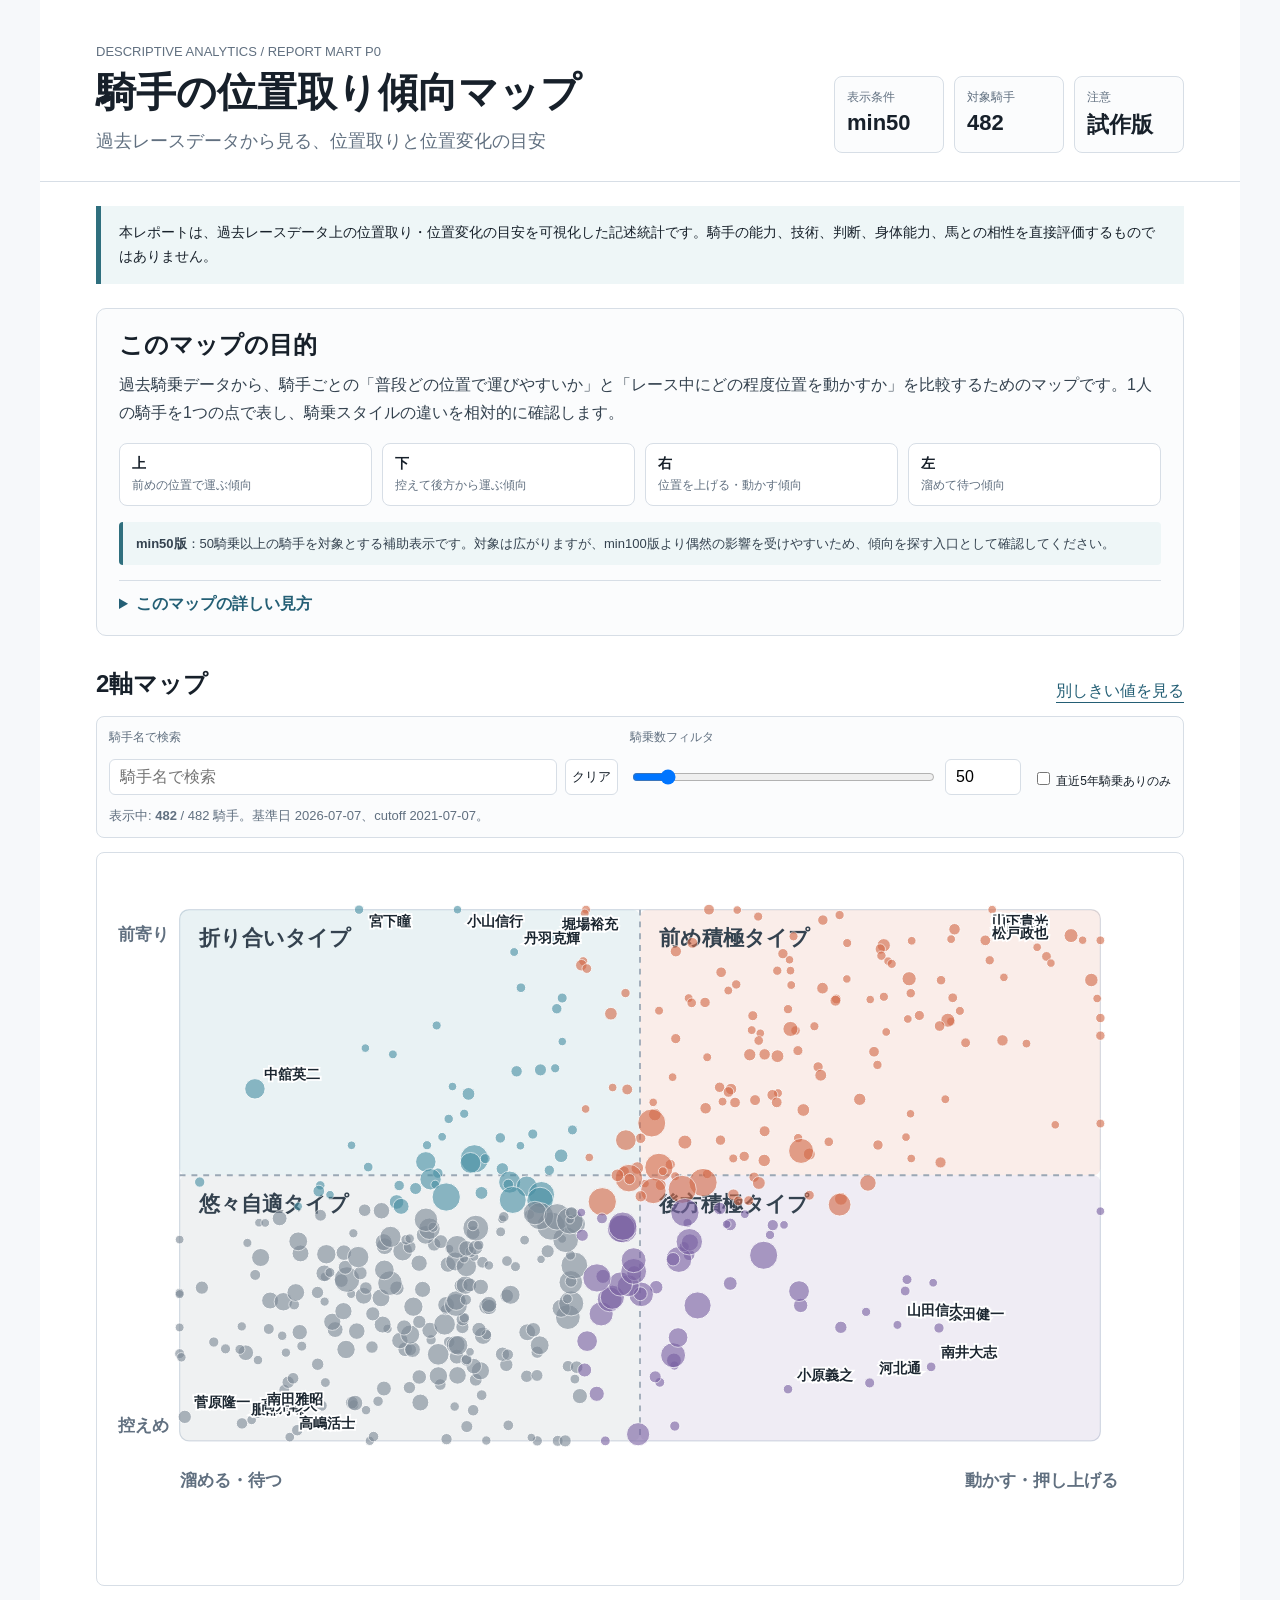
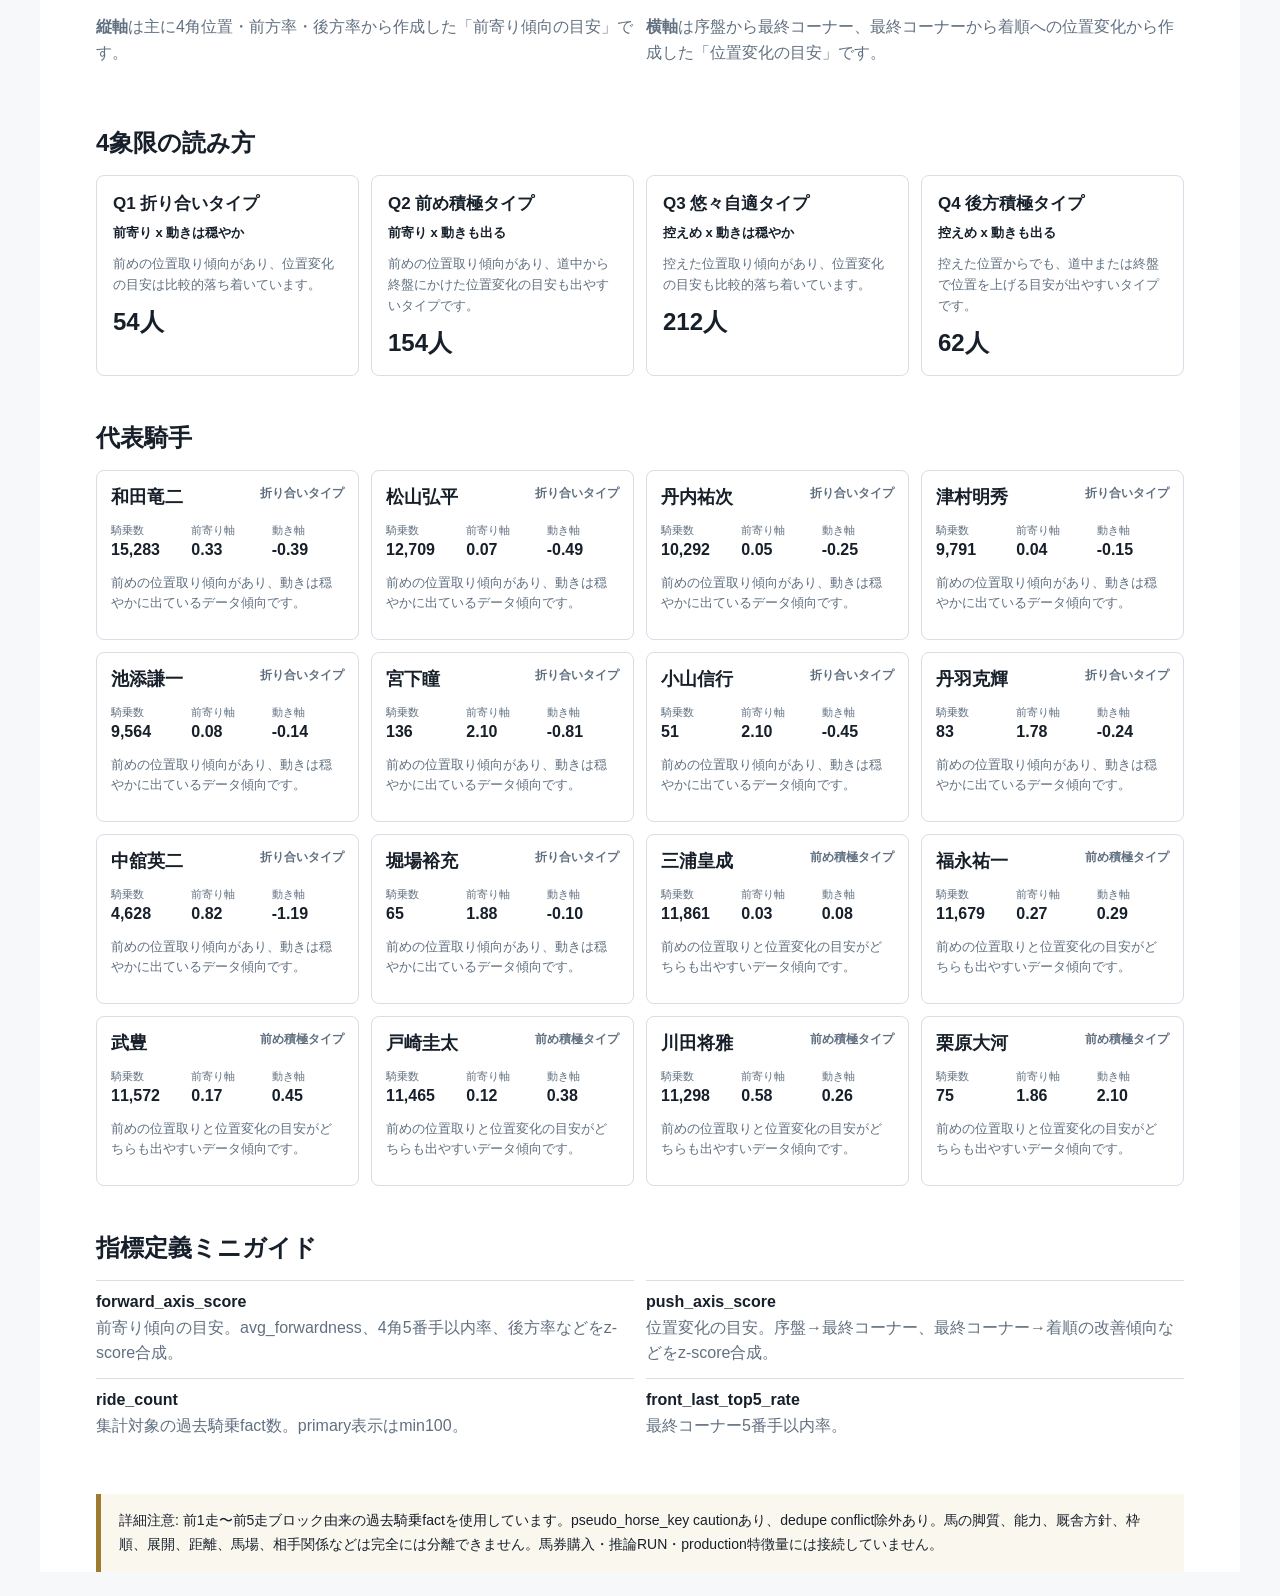
<file: jockey_2axis_public_report_min50.html>
<!doctype html>
<html lang="ja"><head><meta charset="utf-8"><meta name="viewport" content="width=device-width, initial-scale=1"><title>騎手の位置取り傾向マップ min50</title><link rel="stylesheet" href="jockey_2axis_public_report.css"></head>
<body><main class="report"><header class="hero"><div><p class="kicker">descriptive analytics / report mart P0</p><h1>騎手の位置取り傾向マップ</h1><p class="subtitle">過去レースデータから見る、位置取りと位置変化の目安</p></div><aside class="hero-metrics"><div><span>表示条件</span><b>min50</b></div><div><span>対象騎手</span><b>482</b></div><div><span>注意</span><b>試作版</b></div></aside></header>
<section class="notice">本レポートは、過去レースデータ上の位置取り・位置変化の目安を可視化した記述統計です。騎手の能力、技術、判断、身体能力、馬との相性を直接評価するものではありません。</section>
<section class="map-section"><div class="section-head"><h2>2軸マップ</h2><a href="jockey_2axis_public_report_min100.html">別しきい値を見る</a></div><section class="controls" aria-label="表示フィルタ">
  <div class="search-box"><label for="jockeySearch">騎手名で検索</label><input id="jockeySearch" type="search" placeholder="騎手名で検索"><button id="clearSearch" type="button">クリア</button></div>
  <div class="filter-box"><label for="rideFilter">騎乗数フィルタ</label><input id="rideFilter" type="range" min="0" max="500" step="10" value="50"><input id="rideFilterNumber" type="number" min="0" step="10" value="50"></div>
  <label class="toggle"><input id="recentOnly" type="checkbox"> 直近5年騎乗ありのみ</label>
  <p class="filter-meta">表示中: <b id="visibleCount">482</b> / <span id="totalCount">482</span> 騎手。基準日 2026-07-07、cutoff 2021-07-07。</p>
  <p id="noResult" class="no-result" hidden>該当する騎手が見つかりません</p>
</section><svg class="axis-map" viewBox="0 0 920 620" role="img" aria-label="騎手2軸4象限マップ"><rect class="map-frame" x="70" y="48" width="780" height="450" rx="8"/><rect class="quad-fill Q2" x="460.0" y="48" width="390.0" height="225.0" rx="6"/><text class="quad-label" x="476.0" y="78">前め積極タイプ</text><rect class="quad-fill Q1" x="70" y="48" width="390.0" height="225.0" rx="6"/><text class="quad-label" x="86" y="78">折り合いタイプ</text><rect class="quad-fill Q4" x="460.0" y="273.0" width="390.0" height="225.0" rx="6"/><text class="quad-label" x="476.0" y="303.0">後方積極タイプ</text><rect class="quad-fill Q3" x="70" y="273.0" width="390.0" height="225.0" rx="6"/><text class="quad-label" x="86" y="303.0">悠々自適タイプ</text><line class="zero-line" x1="460.0" y1="48" x2="460.0" y2="498"/><line class="zero-line" x1="70" y1="273.0" x2="850" y2="273.0"/><text class="axis-title" x="18" y="74">前寄り</text><text class="axis-title" x="18" y="490">控えめ</text><text class="axis-title" x="70" y="536">溜める・待つ</text><text class="axis-title" x="735" y="536">動かす・押し上げる</text><circle class="point Q1" cx="222.01" cy="48.00" r="3.97" data-name="宮下瞳" data-quad="折り合いタイプ" data-ride="136" data-forward="2.102" data-push="-0.812" data-front5="0.890" data-gain="0.008" data-date="2025-09-30"></circle><circle class="point Q1" cx="305.38" cy="48.00" r="3.60" data-name="小山信行" data-quad="折り合いタイプ" data-ride="51" data-forward="2.104" data-push="-0.451" data-front5="0.913" data-gain="0.008" data-date="2012-07-20"></circle><circle class="point Q1" cx="353.40" cy="83.88" r="3.76" data-name="丹羽克輝" data-quad="折り合いタイプ" data-ride="83" data-forward="1.783" data-push="-0.242" data-front5="0.855" data-gain="0.006" data-date="2024-12-05"></circle><circle class="point Q1" cx="133.79" cy="199.80" r="8.67" data-name="中舘英二" data-quad="折り合いタイプ" data-ride="4628" data-forward="0.824" data-push="-1.195" data-front5="0.629" data-gain="0.004" data-date="2015-01-25"></circle><circle class="point Q1" cx="385.64" cy="72.55" r="3.67" data-name="堀場裕充" data-quad="折り合いタイプ" data-ride="65" data-forward="1.877" data-push="-0.102" data-front5="0.846" data-gain="0.030" data-date="2024-06-23"></circle><circle class="point Q1" cx="227.36" cy="165.29" r="3.63" data-name="小谷周平" data-quad="折り合いタイプ" data-ride="58" data-forward="1.109" data-push="-0.789" data-front5="0.759" data-gain="-0.005" data-date="2025-03-11"></circle><circle class="point Q1" cx="287.74" cy="146.09" r="3.86" data-name="小野楓馬" data-quad="折り合いタイプ" data-ride="106" data-forward="1.268" data-push="-0.527" data-front5="0.792" data-gain="-0.002" data-date="2025-09-17"></circle><circle class="point Q1" cx="250.65" cy="170.58" r="3.76" data-name="竹吉徹" data-quad="折り合いタイプ" data-ride="83" data-forward="1.066" data-push="-0.688" data-front5="0.735" data-gain="-0.030" data-date="2025-06-26"></circle><circle class="point Q1" cx="359.14" cy="114.13" r="4.09" data-name="川島洋人" data-quad="折り合いタイプ" data-ride="170" data-forward="1.533" data-push="-0.217" data-front5="0.806" data-gain="0.036" data-date="2012-10-03"></circle><circle class="point Q1" cx="87.00" cy="278.75" r="4.39" data-name="田中剛" data-quad="折り合いタイプ" data-ride="280" data-forward="0.171" data-push="-1.398" data-front5="0.489" data-gain="-0.026" data-date="2009-05-31"></circle><circle class="point Q1" cx="394.08" cy="122.88" r="4.26" data-name="阪野学" data-quad="折り合いタイプ" data-ride="228" data-forward="1.460" data-push="-0.066" data-front5="0.803" data-gain="0.022" data-date="2025-02-26"></circle><circle class="point Q1" cx="389.51" cy="131.92" r="4.41" data-name="落合玄太" data-quad="折り合いタイプ" data-ride="286" data-forward="1.385" data-push="-0.086" data-front5="0.811" data-gain="0.026" data-date="2025-11-05"></circle><circle class="point Q1" cx="301.15" cy="197.83" r="3.64" data-name="バデル" data-quad="折り合いタイプ" data-ride="59" data-forward="0.840" data-push="-0.469" data-front5="0.712" data-gain="0.043" data-date="2025-08-24"></circle><circle class="point Q1" cx="215.61" cy="247.62" r="3.64" data-name="須貝尚介" data-quad="折り合いタイプ" data-ride="59" data-forward="0.428" data-push="-0.840" data-front5="0.576" data-gain="0.020" data-date="2007-10-27"></circle><circle class="point Q1" cx="394.16" cy="159.72" r="3.61" data-name="田知弘久" data-quad="折り合いタイプ" data-ride="53" data-forward="1.156" data-push="-0.065" data-front5="0.792" data-gain="0.016" data-date="2023-12-18"></circle><circle class="point Q1" cx="314.70" cy="204.08" r="5.43" data-name="ウィリア" data-quad="折り合いタイプ" data-ride="847" data-forward="0.789" data-push="-0.410" data-front5="0.607" data-gain="0.018" data-date="2025-08-24"></circle><circle class="point Q1" cx="355.47" cy="184.95" r="4.84" data-name="岩橋勇二" data-quad="折り合いタイプ" data-ride="490" data-forward="0.947" data-push="-0.233" data-front5="0.727" data-gain="0.011" data-date="2025-10-30"></circle><circle class="point Q1" cx="375.68" cy="183.73" r="5.12" data-name="桑村真明" data-quad="折り合いタイプ" data-ride="649" data-forward="0.957" data-push="-0.146" data-front5="0.723" data-gain="0.028" data-date="2025-08-31"></circle><circle class="point Q1" cx="189.16" cy="281.57" r="4.02" data-name="出津孝一" data-quad="折り合いタイプ" data-ride="150" data-forward="0.148" data-push="-0.955" data-front5="0.487" data-gain="-0.028" data-date="2010-10-16"></circle><circle class="point Q1" cx="297.94" cy="225.25" r="3.99" data-name="ヒューイ" data-quad="折り合いタイプ" data-ride="142" data-forward="0.613" data-push="-0.483" data-front5="0.592" data-gain="0.010" data-date="2020-05-03"></circle><circle class="point Q1" cx="311.07" cy="220.89" r="3.91" data-name="イーガン" data-quad="折り合いタイプ" data-ride="120" data-forward="0.649" data-push="-0.426" data-front5="0.608" data-gain="-0.009" data-date="2023-01-22"></circle><circle class="point Q1" cx="187.89" cy="286.41" r="4.97" data-name="林満明" data-quad="折り合いタイプ" data-ride="557" data-forward="0.108" data-push="-0.960" data-front5="0.539" data-gain="-0.051" data-date="2018-06-10"></circle><circle class="point Q1" cx="388.14" cy="182.38" r="3.90" data-name="山本咲希" data-quad="折り合いタイプ" data-ride="117" data-forward="0.968" data-push="-0.092" data-front5="0.726" data-gain="0.014" data-date="2025-06-29"></circle><circle class="point Q1" cx="229.74" cy="266.06" r="4.11" data-name="スボリッ" data-quad="折り合いタイプ" data-ride="176" data-forward="0.276" data-push="-0.779" data-front5="0.489" data-gain="0.011" data-date="2009-12-05"></circle><circle class="point Q1" cx="170.45" cy="299.34" r="3.65" data-name="クウィリ" data-quad="折り合いタイプ" data-ride="61" data-forward="0.001" data-push="-1.036" data-front5="0.410" data-gain="0.001" data-date="2017-08-27"></circle><circle class="point Q1" cx="197.40" cy="289.45" r="3.62" data-name="ブロンデ" data-quad="折り合いタイプ" data-ride="56" data-forward="0.082" data-push="-0.919" data-front5="0.500" data-gain="0.016" data-date="2019-02-24"></circle><circle class="point Q1" cx="292.39" cy="240.41" r="3.71" data-name="西啓太" data-quad="折り合いタイプ" data-ride="73" data-forward="0.488" data-push="-0.507" data-front5="0.562" data-gain="-0.012" data-date="2025-07-08"></circle><circle class="point Q1" cx="279.58" cy="247.54" r="3.92" data-name="斉藤正弘" data-quad="折り合いタイプ" data-ride="122" data-forward="0.429" data-push="-0.562" data-front5="0.656" data-gain="-0.016" data-date="2010-11-17"></circle><circle class="point Q1" cx="278.55" cy="261.64" r="8.67" data-name="西村淳也" data-quad="折り合いタイプ" data-ride="4625" data-forward="0.312" data-push="-0.567" data-front5="0.557" data-gain="0.005" data-date="2025-12-07"></circle><circle class="point Q1" cx="255.98" cy="281.69" r="4.42" data-name="クラスト" data-quad="折り合いタイプ" data-ride="292" data-forward="0.147" data-push="-0.665" data-front5="0.449" data-gain="-0.004" data-date="2017-08-27"></circle><circle class="point Q1" cx="341.68" cy="241.33" r="4.46" data-name="ホワイト" data-quad="折り合いタイプ" data-ride="307" data-forward="0.480" data-push="-0.293" data-front5="0.606" data-gain="0.006" data-date="2017-08-20"></circle><circle class="point Q1" cx="288.75" cy="271.20" r="4.44" data-name="ペリエ" data-quad="折り合いタイプ" data-ride="300" data-forward="0.233" data-push="-0.523" data-front5="0.510" data-gain="-0.008" data-date="2012-11-25"></circle><circle class="point Q1" cx="282.59" cy="276.40" r="9.05" data-name="坂井瑠星" data-quad="折り合いタイプ" data-ride="5271" data-forward="0.190" data-push="-0.549" data-front5="0.532" data-gain="0.001" data-date="2025-12-14"></circle><circle class="point Q1" cx="269.91" cy="284.23" r="5.10" data-name="浜野谷憲" data-quad="折り合いタイプ" data-ride="638" data-forward="0.126" data-push="-0.604" data-front5="0.516" data-gain="-0.003" data-date="2019-05-04"></circle><circle class="point Q1" cx="319.69" cy="259.09" r="12.00" data-name="和田竜二" data-quad="折り合いタイプ" data-ride="15283" data-forward="0.334" data-push="-0.388" data-front5="0.552" data-gain="0.018" data-date="2025-12-14"></circle><circle class="point Q1" cx="316.39" cy="262.53" r="8.83" data-name="藤田伸二" data-quad="折り合いタイプ" data-ride="4888" data-forward="0.305" data-push="-0.403" data-front5="0.540" data-gain="0.018" data-date="2015-09-06"></circle><circle class="point Q1" cx="253.81" cy="295.64" r="6.22" data-name="五十嵐雄" data-quad="折り合いタイプ" data-ride="1493" data-forward="0.031" data-push="-0.674" data-front5="0.508" data-gain="-0.015" data-date="2025-10-26"></circle><circle class="point Q1" cx="286.53" cy="280.89" r="3.70" data-name="ブドー" data-quad="折り合いタイプ" data-ride="70" data-forward="0.153" data-push="-0.532" data-front5="0.486" data-gain="-0.003" data-date="2014-11-30"></circle><circle class="point Q1" cx="328.91" cy="258.91" r="4.24" data-name="メンディ" data-quad="折り合いタイプ" data-ride="220" data-forward="0.335" data-push="-0.348" data-front5="0.527" data-gain="0.017" data-date="2018-08-26"></circle><circle class="point Q1" cx="369.17" cy="238.10" r="4.31" data-name="坂下秀樹" data-quad="折り合いタイプ" data-ride="249" data-forward="0.507" data-push="-0.174" data-front5="0.667" data-gain="0.013" data-date="2021-11-02"></circle><circle class="point Q1" cx="257.61" cy="299.37" r="6.76" data-name="角田大和" data-quad="折り合いタイプ" data-ride="2032" data-forward="0.000" data-push="-0.658" data-front5="0.491" data-gain="0.005" data-date="2025-11-22"></circle><circle class="point Q1" cx="358.69" cy="247.97" r="3.67" data-name="ギュイヨ" data-quad="折り合いタイプ" data-ride="64" data-forward="0.425" data-push="-0.219" data-front5="0.531" data-gain="0.017" data-date="2022-11-27"></circle><circle class="point Q1" cx="402.75" cy="234.58" r="4.24" data-name="佐々木国" data-quad="折り合いタイプ" data-ride="220" data-forward="0.536" data-push="-0.028" data-front5="0.677" data-gain="0.015" data-date="2017-08-01"></circle><circle class="point Q1" cx="295.83" cy="291.43" r="12.00" data-name="松山弘平" data-quad="折り合いタイプ" data-ride="12709" data-forward="0.066" data-push="-0.492" data-front5="0.509" data-gain="0.003" data-date="2025-12-14"></circle><circle class="point Q1" cx="343.38" cy="267.59" r="5.27" data-name="バルジュ" data-quad="折り合いタイプ" data-ride="741" data-forward="0.263" data-push="-0.286" data-front5="0.511" data-gain="0.020" data-date="2018-03-25"></circle><circle class="point Q1" cx="325.71" cy="287.98" r="5.47" data-name="佐藤友則" data-quad="折り合いタイプ" data-ride="882" data-forward="0.095" data-push="-0.362" data-front5="0.567" data-gain="0.003" data-date="2020-06-05"></circle><circle class="point Q1" cx="349.62" cy="278.81" r="9.37" data-name="横山武史" data-quad="折り合いタイプ" data-ride="5844" data-forward="0.170" data-push="-0.259" data-front5="0.520" data-gain="0.008" data-date="2025-12-14"></circle><circle class="point Q1" cx="393.16" cy="256.46" r="5.79" data-name="安部幸夫" data-quad="折り合いタイプ" data-ride="1124" data-forward="0.355" data-push="-0.070" data-front5="0.616" data-gain="0.025" data-date="2016-07-20"></circle><circle class="point Q1" cx="348.40" cy="280.76" r="4.48" data-name="キング" data-quad="折り合いタイプ" data-ride="314" data-forward="0.154" data-push="-0.264" data-front5="0.490" data-gain="0.009" data-date="2025-08-17"></circle><circle class="point Q1" cx="383.19" cy="268.74" r="4.38" data-name="和田譲治" data-quad="折り合いタイプ" data-ride="273" data-forward="0.254" data-push="-0.113" data-front5="0.575" data-gain="0.004" data-date="2025-09-03"></circle><circle class="point Q1" cx="364.07" cy="282.42" r="8.82" data-name="岩田望来" data-quad="折り合いタイプ" data-ride="4877" data-forward="0.141" data-push="-0.196" data-front5="0.508" data-gain="0.011" data-date="2025-12-14"></circle><circle class="point Q1" cx="352.21" cy="293.93" r="11.45" data-name="丹内祐次" data-quad="折り合いタイプ" data-ride="10292" data-forward="0.045" data-push="-0.247" data-front5="0.495" data-gain="0.025" data-date="2025-12-13"></circle><circle class="point Q1" cx="376.48" cy="289.41" r="11.15" data-name="池添謙一" data-quad="折り合いタイプ" data-ride="9564" data-forward="0.083" data-push="-0.142" data-front5="0.513" data-gain="0.024" data-date="2025-12-07"></circle><circle class="point Q1" cx="375.31" cy="294.38" r="11.25" data-name="津村明秀" data-quad="折り合いタイプ" data-ride="9791" data-forward="0.042" data-push="-0.147" data-front5="0.468" data-gain="0.029" data-date="2025-12-07"></circle><circle class="point Q2" cx="850.00" cy="73.96" r="3.72" data-name="栗原大河" data-quad="前め積極タイプ" data-ride="75" data-forward="1.865" data-push="2.103" data-front5="0.827" data-gain="0.135" data-date="2025-04-22"></circle><circle class="point Q2" cx="834.97" cy="73.86" r="3.59" data-name="葛山晃平" data-quad="前め積極タイプ" data-ride="50" data-forward="1.866" data-push="1.846" data-front5="0.820" data-gain="0.139" data-date="2023-06-06"></circle><circle class="point Q2" cx="825.16" cy="69.96" r="5.93" data-name="田中学" data-quad="前め積極タイプ" data-ride="1236" data-forward="1.898" data-push="1.804" data-front5="0.854" data-gain="0.139" data-date="2023-11-22"></circle><circle class="point Q2" cx="758.35" cy="48.00" r="3.65" data-name="山下貴光" data-quad="前め積極タイプ" data-ride="60" data-forward="2.140" data-push="1.514" data-front5="0.913" data-gain="0.120" data-date="2014-04-20"></circle><circle class="point Q2" cx="796.45" cy="79.84" r="3.66" data-name="松戸政也" data-quad="前め積極タイプ" data-ride="63" data-forward="1.816" data-push="1.679" data-front5="0.873" data-gain="0.122" data-date="2025-10-28"></circle><circle class="point Q2" cx="804.36" cy="87.62" r="4.15" data-name="小林俊彦" data-quad="前め積極タイプ" data-ride="189" data-forward="1.752" data-push="1.714" data-front5="0.873" data-gain="0.126" data-date="2014-05-19"></circle><circle class="point Q2" cx="842.37" cy="107.60" r="5.72" data-name="木村健" data-quad="前め積極タイプ" data-ride="1067" data-forward="1.587" data-push="1.878" data-front5="0.801" data-gain="0.139" data-date="2017-05-24"></circle><circle class="point Q2" cx="850.00" cy="154.73" r="4.00" data-name="松浦政宏" data-quad="前め積極タイプ" data-ride="145" data-forward="1.197" data-push="2.256" data-front5="0.759" data-gain="0.139" data-date="2017-10-12"></circle><circle class="point Q2" cx="808.12" cy="93.28" r="3.62" data-name="塚本征吾" data-quad="前め積極タイプ" data-ride="56" data-forward="1.705" data-push="1.730" data-front5="0.839" data-gain="0.082" data-date="2025-09-19"></circle><circle class="point Q2" cx="850.00" cy="139.80" r="4.01" data-name="板野央" data-quad="前め積極タイプ" data-ride="146" data-forward="1.320" data-push="2.081" data-front5="0.788" data-gain="0.139" data-date="2022-04-14"></circle><circle class="point Q2" cx="847.28" cy="123.23" r="3.67" data-name="平瀬城久" data-quad="前め積極タイプ" data-ride="65" data-forward="1.457" data-push="1.900" data-front5="0.800" data-gain="0.139" data-date="2021-11-09"></circle><circle class="point Q2" cx="752.55" cy="73.99" r="4.56" data-name="渡辺竜也" data-quad="前め積極タイプ" data-ride="350" data-forward="1.865" data-push="1.489" data-front5="0.877" data-gain="0.113" data-date="2025-12-14"></circle><circle class="point Q2" cx="726.45" cy="64.60" r="4.88" data-name="向山牧" data-quad="前め積極タイプ" data-ride="510" data-forward="1.942" data-push="1.376" data-front5="0.884" data-gain="0.115" data-date="2024-12-30"></circle><circle class="point Q2" cx="723.59" cy="72.97" r="3.71" data-name="畑中信司" data-quad="前め積極タイプ" data-ride="73" data-forward="1.873" data-push="1.363" data-front5="0.849" data-gain="0.109" data-date="2024-08-04"></circle><circle class="point Q2" cx="756.27" cy="90.87" r="3.95" data-name="松浦聡志" data-quad="前め積極タイプ" data-ride="130" data-forward="1.725" data-push="1.505" data-front5="0.862" data-gain="0.125" data-date="2015-02-26"></circle><circle class="point Q2" cx="768.28" cy="105.36" r="3.64" data-name="田野豊三" data-quad="前め積極タイプ" data-ride="59" data-forward="1.605" data-push="1.557" data-front5="0.898" data-gain="0.116" data-date="2025-02-24"></circle><circle class="point Q2" cx="690.16" cy="74.37" r="3.70" data-name="村上弘樹" data-quad="前め積極タイプ" data-ride="70" data-forward="1.861" data-push="1.218" data-front5="0.871" data-gain="0.113" data-date="2024-12-23"></circle><circle class="point Q2" cx="629.08" cy="52.56" r="3.91" data-name="尾林幸彦" data-quad="前め積極タイプ" data-ride="119" data-forward="2.042" data-push="0.953" data-front5="0.913" data-gain="0.097" data-date="2011-12-09"></circle><circle class="point Q2" cx="666.47" cy="78.18" r="5.66" data-name="吉村智洋" data-quad="前め積極タイプ" data-ride="1018" data-forward="1.830" data-push="1.116" data-front5="0.860" data-gain="0.099" data-date="2025-10-08"></circle><circle class="point Q2" cx="715.03" cy="107.77" r="4.05" data-name="北野真弘" data-quad="前め積極タイプ" data-ride="159" data-forward="1.585" data-push="1.326" data-front5="0.855" data-gain="0.109" data-date="2014-05-23"></circle><circle class="point Q2" cx="663.55" cy="81.32" r="4.40" data-name="赤岡修次" data-quad="前め積極タイプ" data-ride="282" data-forward="1.804" data-push="1.103" data-front5="0.844" data-gain="0.105" data-date="2025-07-19"></circle><circle class="point Q2" cx="614.91" cy="56.82" r="4.43" data-name="宇都英樹" data-quad="前め積極タイプ" data-ride="294" data-forward="2.007" data-push="0.892" data-front5="0.912" data-gain="0.083" data-date="2020-02-27"></circle><circle class="point Q2" cx="664.53" cy="87.00" r="3.98" data-name="永森大智" data-quad="前め積極タイプ" data-ride="139" data-forward="1.757" data-push="1.107" data-front5="0.842" data-gain="0.112" data-date="2025-05-31"></circle><circle class="point Q2" cx="670.15" cy="91.60" r="3.64" data-name="藤原良一" data-quad="前め積極タイプ" data-ride="59" data-forward="1.719" data-push="1.131" data-front5="0.898" data-gain="0.073" data-date="2021-07-21"></circle><circle class="point Q2" cx="673.24" cy="93.92" r="3.90" data-name="兒島真二" data-quad="前め積極タイプ" data-ride="116" data-forward="1.700" data-push="1.145" data-front5="0.871" data-gain="0.099" data-date="2021-01-16"></circle><circle class="point Q2" cx="724.93" cy="122.64" r="4.14" data-name="永島太郎" data-quad="前め積極タイプ" data-ride="187" data-forward="1.462" data-push="1.369" data-front5="0.813" data-gain="0.108" data-date="2019-05-26"></circle><circle class="point Q2" cx="635.53" cy="76.30" r="3.86" data-name="石川慎将" data-quad="前め積極タイプ" data-ride="107" data-forward="1.846" data-push="0.981" data-front5="0.879" data-gain="0.093" data-date="2025-10-04"></circle><circle class="point Q2" cx="688.00" cy="106.53" r="6.03" data-name="下原理" data-quad="前め積極タイプ" data-ride="1320" data-forward="1.595" data-push="1.209" data-front5="0.828" data-gain="0.088" data-date="2025-09-17"></circle><circle class="point Q2" cx="787.40" cy="161.44" r="3.72" data-name="大柿一真" data-quad="前め積極タイプ" data-ride="75" data-forward="1.141" data-push="1.640" data-front5="0.747" data-gain="0.098" data-date="2025-07-17"></circle><circle class="point Q2" cx="730.98" cy="133.76" r="3.84" data-name="高橋悠里" data-quad="前め積極タイプ" data-ride="102" data-forward="1.370" data-push="1.395" data-front5="0.765" data-gain="0.088" data-date="2025-03-17"></circle><circle class="point Q2" cx="767.08" cy="158.74" r="4.84" data-name="大山真吾" data-quad="前め積極タイプ" data-ride="486" data-forward="1.164" data-push="1.552" data-front5="0.745" data-gain="0.110" data-date="2024-11-26"></circle><circle class="point Q2" cx="689.37" cy="118.80" r="4.00" data-name="倉富隆一" data-quad="前め積極タイプ" data-ride="144" data-forward="1.494" data-push="1.215" data-front5="0.826" data-gain="0.084" data-date="2024-09-01"></circle><circle class="point Q2" cx="560.11" cy="53.85" r="3.88" data-name="中島龍也" data-quad="前め積極タイプ" data-ride="111" data-forward="2.031" data-push="0.654" data-front5="0.913" data-gain="0.083" data-date="2025-10-21"></circle><circle class="point Q2" cx="590.08" cy="70.61" r="3.86" data-name="山田祥雄" data-quad="前め積極タイプ" data-ride="106" data-forward="1.893" data-push="0.784" data-front5="0.840" data-gain="0.093" data-date="2025-09-03"></circle><circle class="point Q2" cx="723.48" cy="142.76" r="3.77" data-name="田中純" data-quad="前め積極タイプ" data-ride="86" data-forward="1.296" data-push="1.363" data-front5="0.837" data-gain="0.104" data-date="2023-10-28"></circle><circle class="point Q2" cx="720.76" cy="141.67" r="5.96" data-name="川原正一" data-quad="前め積極タイプ" data-ride="1261" data-forward="1.305" data-push="1.351" data-front5="0.761" data-gain="0.095" data-date="2025-11-11"></circle><circle class="point Q2" cx="542.39" cy="48.33" r="3.64" data-name="水野翔" data-quad="前め積極タイプ" data-ride="59" data-forward="2.077" data-push="0.577" data-front5="0.898" data-gain="0.077" data-date="2021-01-13"></circle><circle class="point Q2" cx="850.00" cy="229.17" r="3.77" data-name="有馬澄男" data-quad="前め積極タイプ" data-ride="85" data-forward="0.581" data-push="2.039" data-front5="0.659" data-gain="0.111" data-date="2014-02-18"></circle><circle class="point Q2" cx="666.61" cy="121.79" r="3.90" data-name="関本淳" data-quad="前め積極タイプ" data-ride="117" data-forward="1.469" data-push="1.116" data-front5="0.769" data-gain="0.070" data-date="2024-09-03"></circle><circle class="point Q2" cx="713.81" cy="146.57" r="4.53" data-name="笹田知宏" data-quad="前め積極タイプ" data-ride="335" data-forward="1.264" data-push="1.321" data-front5="0.770" data-gain="0.089" data-date="2025-08-21"></circle><circle class="point Q2" cx="696.67" cy="137.64" r="4.30" data-name="藤原幹生" data-quad="前め積極タイプ" data-ride="244" data-forward="1.338" data-push="1.247" data-front5="0.824" data-gain="0.093" data-date="2025-03-21"></circle><circle class="point Q2" cx="518.46" cy="48.00" r="4.57" data-name="戸部尚実" data-quad="前め積極タイプ" data-ride="353" data-forward="2.101" data-push="0.474" data-front5="0.913" data-gain="0.063" data-date="2022-07-06"></circle><circle class="point Q2" cx="635.24" cy="106.70" r="3.60" data-name="佐々木忍" data-quad="前め積極タイプ" data-ride="52" data-forward="1.594" data-push="0.980" data-front5="0.865" data-gain="0.074" data-date="2010-11-14"></circle><circle class="point Q2" cx="735.84" cy="160.76" r="4.17" data-name="杉浦健太" data-quad="前め積極タイプ" data-ride="198" data-forward="1.147" data-push="1.416" data-front5="0.747" data-gain="0.100" data-date="2025-08-21"></circle><circle class="point Q2" cx="686.87" cy="140.61" r="3.68" data-name="井上幹太" data-quad="前め積極タイプ" data-ride="67" data-forward="1.314" data-push="1.204" data-front5="0.776" data-gain="0.085" data-date="2025-05-29"></circle><circle class="point Q2" cx="581.08" cy="85.30" r="4.39" data-name="山本政聡" data-quad="前め積極タイプ" data-ride="278" data-forward="1.771" data-push="0.745" data-front5="0.845" data-gain="0.066" data-date="2025-10-13"></circle><circle class="point Q2" cx="655.04" cy="124.14" r="3.61" data-name="村島俊策" data-quad="前め積極タイプ" data-ride="53" data-forward="1.450" data-push="1.066" data-front5="0.868" data-gain="0.096" data-date="2011-11-11"></circle><circle class="point Q2" cx="586.67" cy="90.46" r="3.61" data-name="桑野等" data-quad="前め積極タイプ" data-ride="53" data-forward="1.728" data-push="0.769" data-front5="0.811" data-gain="0.094" data-date="2017-10-31"></circle><circle class="point Q2" cx="587.48" cy="99.65" r="3.68" data-name="飛田愛斗" data-quad="前め積極タイプ" data-ride="67" data-forward="1.652" data-push="0.773" data-front5="0.806" data-gain="0.077" data-date="2025-07-22"></circle><circle class="point Q2" cx="614.62" cy="114.51" r="4.97" data-name="山口勲" data-quad="前め積極タイプ" data-ride="560" data-forward="1.529" data-push="0.891" data-front5="0.795" data-gain="0.081" data-date="2025-09-04"></circle><circle class="point Q2" cx="626.32" cy="123.64" r="4.14" data-name="加藤聡一" data-quad="前め積極タイプ" data-ride="188" data-forward="1.454" data-push="0.941" data-front5="0.798" data-gain="0.074" data-date="2025-09-25"></circle><circle class="point Q2" cx="625.58" cy="125.13" r="4.64" data-name="山本聡哉" data-quad="前め積極タイプ" data-ride="388" data-forward="1.442" data-push="0.938" data-front5="0.804" data-gain="0.060" data-date="2025-09-09"></circle><circle class="point Q2" cx="576.29" cy="99.72" r="3.96" data-name="廣瀬航" data-quad="前め積極タイプ" data-ride="134" data-forward="1.652" data-push="0.724" data-front5="0.858" data-gain="0.077" data-date="2025-10-08"></circle><circle class="point Q2" cx="668.59" cy="151.62" r="3.70" data-name="亀井洋司" data-quad="前め積極タイプ" data-ride="70" data-forward="1.222" data-push="1.125" data-front5="0.771" data-gain="0.057" data-date="2025-07-22"></circle><circle class="point Q2" cx="588.12" cy="111.86" r="3.73" data-name="宮川実" data-quad="前め積極タイプ" data-ride="76" data-forward="1.551" data-push="0.776" data-front5="0.829" data-gain="0.096" data-date="2024-07-06"></circle><circle class="point Q2" cx="811.79" cy="230.27" r="3.62" data-name="柏木健宏" data-quad="前め積極タイプ" data-ride="55" data-forward="0.572" data-push="1.746" data-front5="0.600" data-gain="0.102" data-date="2019-05-07"></circle><circle class="point Q2" cx="504.34" cy="76.11" r="4.58" data-name="今井貴大" data-quad="前め積極タイプ" data-ride="360" data-forward="1.847" data-push="0.412" data-front5="0.889" data-gain="0.063" data-date="2025-08-27"></circle><circle class="point Q2" cx="658.26" cy="168.35" r="4.54" data-name="石川倭" data-quad="前め積極タイプ" data-ride="343" data-forward="1.084" data-push="1.080" data-front5="0.773" data-gain="0.085" data-date="2025-09-03"></circle><circle class="point Q2" cx="528.74" cy="101.04" r="4.52" data-name="真島正徳" data-quad="前め積極タイプ" data-ride="332" data-forward="1.641" data-push="0.518" data-front5="0.825" data-gain="0.067" data-date="2021-07-17"></circle><circle class="point Q2" cx="585.40" cy="132.29" r="3.97" data-name="藤田弘治" data-quad="前め積極タイプ" data-ride="135" data-forward="1.382" data-push="0.764" data-front5="0.822" data-gain="0.072" data-date="2023-11-07"></circle><circle class="point Q2" cx="490.37" cy="83.23" r="4.80" data-name="村上忍" data-quad="前め積極タイプ" data-ride="468" data-forward="1.788" data-push="0.352" data-front5="0.855" data-gain="0.053" data-date="2024-12-11"></circle><circle class="point Q2" cx="541.53" cy="111.34" r="3.99" data-name="米倉知" data-quad="前め積極タイプ" data-ride="142" data-forward="1.556" data-push="0.574" data-front5="0.831" data-gain="0.064" data-date="2024-11-10"></circle><circle class="point Q2" cx="607.74" cy="146.78" r="3.88" data-name="菅原俊吏" data-quad="前め積極タイプ" data-ride="112" data-forward="1.262" data-push="0.861" data-front5="0.768" data-gain="0.064" data-date="2019-11-02"></circle><circle class="point Q2" cx="414.30" cy="48.00" r="3.78" data-name="陶文峰" data-quad="前め積極タイプ" data-ride="87" data-forward="2.091" data-push="0.022" data-front5="0.897" data-gain="0.035" data-date="2024-10-13"></circle><circle class="point Q2" cx="718.67" cy="208.59" r="3.74" data-name="吉留孝司" data-quad="前め積極タイプ" data-ride="79" data-forward="0.751" data-push="1.342" data-front5="0.772" data-gain="0.106" data-date="2023-06-30"></circle><circle class="point Q2" cx="661.15" cy="179.51" r="3.94" data-name="鴨宮祥行" data-quad="前め積極タイプ" data-ride="127" data-forward="0.992" data-push="1.092" data-front5="0.717" data-gain="0.084" data-date="2025-09-17"></circle><circle class="point Q2" cx="413.21" cy="51.26" r="3.74" data-name="鈴木祐" data-quad="前め積極タイプ" data-ride="78" data-forward="2.053" data-push="0.017" data-front5="0.910" data-gain="0.050" data-date="2025-08-05"></circle><circle class="point Q2" cx="534.80" cy="116.50" r="3.75" data-name="坂口裕一" data-quad="前め積極タイプ" data-ride="82" data-forward="1.513" data-push="0.544" data-front5="0.829" data-gain="0.069" data-date="2024-11-12"></circle><circle class="point Q2" cx="591.75" cy="150.39" r="4.08" data-name="浜口楠彦" data-quad="前め積極タイプ" data-ride="168" data-forward="1.233" data-push="0.791" data-front5="0.780" data-gain="0.067" data-date="2013-08-15"></circle><circle class="point Q2" cx="587.46" cy="149.05" r="6.40" data-name="岡部誠" data-quad="前め積極タイプ" data-ride="1668" data-forward="1.244" data-push="0.773" data-front5="0.757" data-gain="0.071" data-date="2025-05-22"></circle><circle class="point Q2" cx="555.55" cy="137.82" r="4.26" data-name="吉田晃浩" data-quad="前め積極タイプ" data-ride="230" data-forward="1.337" data-push="0.634" data-front5="0.787" data-gain="0.074" data-date="2024-12-24"></circle><circle class="point Q2" cx="593.78" cy="167.42" r="4.28" data-name="杉村一樹" data-quad="前め積極タイプ" data-ride="235" data-forward="1.092" data-push="0.800" data-front5="0.770" data-gain="0.069" data-date="2016-07-27"></circle><circle class="point Q2" cx="515.10" cy="126.58" r="4.43" data-name="高松亮" data-quad="前め積極タイプ" data-ride="293" data-forward="1.430" data-push="0.459" data-front5="0.788" data-gain="0.045" data-date="2025-10-07"></circle><circle class="point Q2" cx="561.90" cy="152.73" r="3.67" data-name="菅原辰徳" data-quad="前め積極タイプ" data-ride="65" data-forward="1.213" data-push="0.662" data-front5="0.800" data-gain="0.079" data-date="2025-09-27"></circle><circle class="point Q2" cx="554.63" cy="150.03" r="3.76" data-name="Ｃ．ルメ" data-quad="前め積極タイプ" data-ride="84" data-forward="1.236" data-push="0.630" data-front5="0.750" data-gain="0.053" data-date="2025-06-25"></circle><circle class="point Q2" cx="689.17" cy="220.92" r="3.61" data-name="松本幸祐" data-quad="前め積極タイプ" data-ride="54" data-forward="0.649" data-push="1.214" data-front5="0.667" data-gain="0.065" data-date="2023-05-12"></circle><circle class="point Q2" cx="501.21" cy="122.95" r="3.77" data-name="柴田直樹" data-quad="前め積極タイプ" data-ride="85" data-forward="1.460" data-push="0.399" data-front5="0.812" data-gain="0.038" data-date="2012-04-13"></circle><circle class="point Q2" cx="610.88" cy="181.18" r="4.35" data-name="菅原勲" data-quad="前め積極タイプ" data-ride="264" data-forward="0.978" data-push="0.874" data-front5="0.693" data-gain="0.067" data-date="2011-10-31"></circle><circle class="point Q2" cx="503.80" cy="126.95" r="4.09" data-name="小国博行" data-quad="前め積極タイプ" data-ride="172" data-forward="1.427" data-push="0.410" data-front5="0.791" data-gain="0.053" data-date="2013-09-18"></circle><circle class="point Q2" cx="560.55" cy="158.89" r="4.09" data-name="柿原翔" data-quad="前め積極タイプ" data-ride="170" data-forward="1.162" data-push="0.656" data-front5="0.765" data-gain="0.070" data-date="2021-06-29"></circle><circle class="point Q2" cx="613.13" cy="188.24" r="5.05" data-name="吉原寛人" data-quad="前め積極タイプ" data-ride="605" data-forward="0.920" data-push="0.884" data-front5="0.691" data-gain="0.073" data-date="2025-11-17"></circle><circle class="point Q2" cx="576.46" cy="172.12" r="5.45" data-name="森泰斗" data-quad="前め積極タイプ" data-ride="864" data-forward="1.053" data-push="0.725" data-front5="0.708" data-gain="0.059" data-date="2024-11-25"></circle><circle class="point Q2" cx="646.13" cy="208.67" r="5.21" data-name="モレイラ" data-quad="前め積極タイプ" data-ride="706" data-forward="0.751" data-push="1.027" data-front5="0.640" data-gain="0.053" data-date="2025-09-28"></circle><circle class="point Q2" cx="565.59" cy="170.58" r="4.86" data-name="宮崎光行" data-quad="前め積極タイプ" data-ride="497" data-forward="1.066" data-push="0.678" data-front5="0.751" data-gain="0.059" data-date="2024-09-19"></circle><circle class="point Q2" cx="411.91" cy="91.67" r="3.85" data-name="倉地学" data-quad="前め積極タイプ" data-ride="103" data-forward="1.718" data-push="0.011" data-front5="0.854" data-gain="0.037" data-date="2010-12-09"></circle><circle class="point Q2" cx="410.28" cy="95.06" r="4.89" data-name="大畑雅章" data-quad="前め積極タイプ" data-ride="515" data-forward="1.690" data-push="0.004" data-front5="0.845" data-gain="0.043" data-date="2025-09-03"></circle><circle class="point Q2" cx="414.95" cy="97.91" r="4.11" data-name="青柳正義" data-quad="前め積極タイプ" data-ride="177" data-forward="1.667" data-push="0.025" data-front5="0.831" data-gain="0.031" data-date="2025-07-15"></circle><circle class="point Q2" cx="552.98" cy="170.91" r="5.23" data-name="東川公則" data-quad="前め積極タイプ" data-ride="717" data-forward="1.063" data-push="0.623" data-front5="0.759" data-gain="0.057" data-date="2020-03-18"></circle><circle class="point Q2" cx="685.35" cy="240.71" r="3.67" data-name="丸山真一" data-quad="前め積極タイプ" data-ride="65" data-forward="0.486" data-push="1.197" data-front5="0.723" data-gain="0.102" data-date="2022-08-26"></circle><circle class="point Q2" cx="447.72" cy="118.65" r="3.95" data-name="斉藤雄一" data-quad="前め積極タイプ" data-ride="129" data-forward="1.495" data-push="0.167" data-front5="0.822" data-gain="0.029" data-date="2018-06-04"></circle><circle class="point Q2" cx="476.14" cy="133.57" r="3.80" data-name="山下裕貴" data-quad="前め積極タイプ" data-ride="93" data-forward="1.372" data-push="0.290" data-front5="0.817" data-gain="0.036" data-date="2025-05-18"></circle><circle class="point Q2" cx="714.60" cy="262.14" r="4.74" data-name="デムーロ" data-quad="前め積極タイプ" data-ride="436" data-forward="0.308" data-push="1.324" data-front5="0.532" data-gain="0.075" data-date="2012-03-18"></circle><circle class="point Q2" cx="689.80" cy="258.80" r="3.69" data-name="小嶋久輝" data-quad="前め積極タイプ" data-ride="68" data-forward="0.336" data-push="1.217" data-front5="0.721" data-gain="0.046" data-date="2011-11-09"></circle><circle class="point Q2" cx="490.27" cy="157.24" r="4.31" data-name="阿部龍" data-quad="前め積極タイプ" data-ride="248" data-forward="1.176" data-push="0.351" data-front5="0.782" data-gain="0.044" data-date="2025-10-09"></circle><circle class="point Q2" cx="661.60" cy="247.37" r="4.40" data-name="本田正重" data-quad="前め積極タイプ" data-ride="284" data-forward="0.430" data-push="1.094" data-front5="0.637" data-gain="0.065" data-date="2025-09-25"></circle><circle class="point Q2" cx="576.87" cy="203.46" r="3.83" data-name="バシュロ" data-quad="前め積極タイプ" data-ride="99" data-forward="0.794" data-push="0.727" data-front5="0.626" data-gain="0.081" data-date="2023-02-26"></circle><circle class="point Q2" cx="516.94" cy="173.04" r="3.78" data-name="竹村達也" data-quad="前め積極タイプ" data-ride="87" data-forward="1.045" data-push="0.467" data-front5="0.782" data-gain="0.074" data-date="2025-04-23"></circle><circle class="point Q2" cx="598.38" cy="217.72" r="5.41" data-name="服部茂史" data-quad="前め積極タイプ" data-ride="838" data-forward="0.676" data-push="0.820" data-front5="0.697" data-gain="0.052" data-date="2025-09-24"></circle><circle class="point Q2" cx="572.15" cy="205.01" r="4.67" data-name="筒井勇介" data-quad="前め積極タイプ" data-ride="402" data-forward="0.781" data-push="0.706" data-front5="0.711" data-gain="0.065" data-date="2025-06-04"></circle><circle class="point Q2" cx="435.35" cy="136.14" r="5.38" data-name="丸野勝虎" data-quad="前め積極タイプ" data-ride="815" data-forward="1.351" data-push="0.113" data-front5="0.789" data-gain="0.039" data-date="2025-12-06"></circle><circle class="point Q2" cx="575.83" cy="211.24" r="4.57" data-name="矢野貴之" data-quad="前め積極タイプ" data-ride="357" data-forward="0.729" data-push="0.722" data-front5="0.653" data-gain="0.039" data-date="2025-10-18"></circle><circle class="point Q2" cx="557.48" cy="209.33" r="4.65" data-name="鮫島克也" data-quad="前め積極タイプ" data-ride="394" data-forward="0.745" data-push="0.643" data-front5="0.655" data-gain="0.062" data-date="2021-08-11"></circle><circle class="point Q2" cx="537.14" cy="199.96" r="4.86" data-name="尾島徹" data-quad="前め積極タイプ" data-ride="496" data-forward="0.823" data-push="0.555" data-front5="0.710" data-gain="0.054" data-date="2015-07-29"></circle><circle class="point Q2" cx="619.93" cy="244.66" r="4.07" data-name="松井伸也" data-quad="前め積極タイプ" data-ride="165" data-forward="0.453" data-push="0.914" data-front5="0.648" data-gain="0.064" data-date="2025-01-21"></circle><circle class="point Q2" cx="527.44" cy="198.47" r="4.43" data-name="井上俊彦" data-quad="前め積極タイプ" data-ride="295" data-forward="0.835" data-push="0.513" data-front5="0.698" data-gain="0.036" data-date="2023-07-18"></circle><circle class="point Q2" cx="534.94" cy="202.44" r="4.52" data-name="マーフィ" data-quad="前め積極タイプ" data-ride="331" data-forward="0.802" data-push="0.545" data-front5="0.610" data-gain="0.043" data-date="2020-02-02"></circle><circle class="point Q2" cx="540.51" cy="211.37" r="4.54" data-name="吉井友彦" data-quad="前め積極タイプ" data-ride="340" data-forward="0.728" data-push="0.569" data-front5="0.729" data-gain="0.044" data-date="2021-01-08"></circle><circle class="point Q2" cx="593.98" cy="241.52" r="3.96" data-name="張田昂" data-quad="前め積極タイプ" data-ride="134" data-forward="0.479" data-push="0.801" data-front5="0.634" data-gain="0.038" data-date="2025-10-28"></circle><circle class="point Q2" cx="529.94" cy="210.59" r="3.77" data-name="松平幸秀" data-quad="前め積極タイプ" data-ride="86" data-forward="0.735" data-push="0.523" data-front5="0.709" data-gain="0.047" data-date="2013-05-30"></circle><circle class="point Q2" cx="487.61" cy="189.90" r="3.69" data-name="伊藤千尋" data-quad="前め積極タイプ" data-ride="68" data-forward="0.906" data-push="0.340" data-front5="0.750" data-gain="0.044" data-date="2019-08-01"></circle><circle class="point Q2" cx="653.10" cy="279.55" r="6.99" data-name="安藤勝己" data-quad="前め積極タイプ" data-ride="2298" data-forward="0.164" data-push="1.058" data-front5="0.510" data-gain="0.051" data-date="2012-11-24"></circle><circle class="point Q2" cx="603.46" cy="255.07" r="5.09" data-name="御神本訓" data-quad="前め積極タイプ" data-ride="632" data-forward="0.367" data-push="0.842" data-front5="0.570" data-gain="0.050" data-date="2025-10-13"></circle><circle class="point Q2" cx="565.57" cy="235.70" r="4.65" data-name="山崎誠士" data-quad="前め積極タイプ" data-ride="390" data-forward="0.527" data-push="0.678" data-front5="0.613" data-gain="0.050" data-date="2025-06-17"></circle><circle class="point Q2" cx="596.46" cy="252.41" r="10.59" data-name="ルメール" data-quad="前め積極タイプ" data-ride="8289" data-forward="0.389" data-push="0.812" data-front5="0.546" data-gain="0.037" data-date="2025-12-07"></circle><circle class="point Q2" cx="515.59" cy="216.25" r="4.89" data-name="笹川翼" data-quad="前め積極タイプ" data-ride="514" data-forward="0.688" data-push="0.461" data-front5="0.646" data-gain="0.045" data-date="2025-09-30"></circle><circle class="point Q2" cx="630.24" cy="292.94" r="5.48" data-name="北沢伸也" data-quad="前め積極タイプ" data-ride="885" data-forward="0.054" data-push="0.958" data-front5="0.534" data-gain="0.049" data-date="2023-09-10"></circle><circle class="point Q2" cx="565.25" cy="260.45" r="5.26" data-name="レーン" data-quad="前め積極タイプ" data-ride="733" data-forward="0.322" data-push="0.677" data-front5="0.538" data-gain="0.031" data-date="2025-11-30"></circle><circle class="point Q2" cx="471.18" cy="211.25" r="3.63" data-name="岡村健司" data-quad="前め積極タイプ" data-ride="57" data-forward="0.729" data-push="0.269" data-front5="0.684" data-gain="0.018" data-date="2024-12-18"></circle><circle class="point Q2" cx="449.19" cy="200.32" r="4.60" data-name="真島大輔" data-quad="前め積極タイプ" data-ride="369" data-forward="0.820" data-push="0.173" data-front5="0.642" data-gain="0.045" data-date="2023-03-31"></circle><circle class="point Q2" cx="528.19" cy="243.24" r="4.43" data-name="山口竜一" data-quad="前め積極タイプ" data-ride="294" data-forward="0.465" data-push="0.516" data-front5="0.660" data-gain="0.037" data-date="2013-07-02"></circle><circle class="point Q2" cx="629.10" cy="297.93" r="9.64" data-name="Ｍ．デム" data-quad="前め積極タイプ" data-ride="6357" data-forward="0.012" data-push="0.953" data-front5="0.493" data-gain="0.060" data-date="2025-12-07"></circle><circle class="point Q2" cx="548.29" cy="256.96" r="4.40" data-name="スミヨン" data-quad="前め積極タイプ" data-ride="284" data-forward="0.351" data-push="0.603" data-front5="0.521" data-gain="0.037" data-date="2024-11-24"></circle><circle class="point Q2" cx="436.82" cy="198.67" r="3.66" data-name="阿部英俊" data-quad="前め積極タイプ" data-ride="63" data-forward="0.833" data-push="0.120" data-front5="0.746" data-gain="0.004" data-date="2024-10-22"></circle><circle class="point Q2" cx="603.50" cy="289.94" r="4.17" data-name="石崎駿" data-quad="前め積極タイプ" data-ride="196" data-forward="0.078" data-push="0.842" data-front5="0.546" data-gain="0.046" data-date="2024-11-26"></circle><circle class="point Q2" cx="472.60" cy="221.55" r="5.36" data-name="五十嵐冬" data-quad="前め積極タイプ" data-ride="800" data-forward="0.644" data-push="0.275" data-front5="0.677" data-gain="0.035" data-date="2022-11-10"></circle><circle class="point Q2" cx="539.00" cy="258.76" r="3.82" data-name="パートン" data-quad="前め積極タイプ" data-ride="96" data-forward="0.336" data-push="0.563" data-front5="0.427" data-gain="0.042" data-date="2015-12-06"></circle><circle class="point Q2" cx="469.95" cy="228.75" r="11.86" data-name="川田将雅" data-quad="前め積極タイプ" data-ride="11298" data-forward="0.585" data-push="0.263" data-front5="0.606" data-gain="0.028" data-date="2025-12-14"></circle><circle class="point Q2" cx="556.66" cy="274.65" r="4.39" data-name="張田京" data-quad="前め積極タイプ" data-ride="280" data-forward="0.205" data-push="0.639" data-front5="0.539" data-gain="0.051" data-date="2015-03-31"></circle><circle class="point Q2" cx="498.05" cy="244.92" r="5.95" data-name="Ｃ．デム" data-quad="前め積極タイプ" data-ride="1254" data-forward="0.451" data-push="0.385" data-front5="0.557" data-gain="0.035" data-date="2025-12-13"></circle><circle class="point Q2" cx="560.69" cy="279.55" r="5.47" data-name="植野貴也" data-quad="前め積極タイプ" data-ride="881" data-forward="0.164" data-push="0.657" data-front5="0.543" data-gain="0.042" data-date="2022-12-25"></circle><circle class="point Q2" cx="413.92" cy="216.83" r="3.66" data-name="瀧川寿希" data-quad="前め積極タイプ" data-ride="63" data-forward="0.683" data-push="0.020" data-front5="0.571" data-gain="0.048" data-date="2019-03-28"></circle><circle class="point Q2" cx="460.53" cy="241.65" r="4.45" data-name="的場文男" data-quad="前め積極タイプ" data-ride="302" data-forward="0.478" data-push="0.222" data-front5="0.593" data-gain="0.025" data-date="2023-08-04"></circle><circle class="point Q2" cx="516.90" cy="271.84" r="4.05" data-name="アヴドゥ" data-quad="前め積極タイプ" data-ride="158" data-forward="0.228" data-push="0.467" data-front5="0.570" data-gain="0.030" data-date="2019-05-26"></circle><circle class="point Q2" cx="552.06" cy="294.50" r="4.18" data-name="宗像徹" data-quad="前め積極タイプ" data-ride="201" data-forward="0.041" data-push="0.619" data-front5="0.507" data-gain="0.049" data-date="2011-10-29"></circle><circle class="point Q2" cx="539.15" cy="289.43" r="4.86" data-name="坂井英光" data-quad="前め積極タイプ" data-ride="497" data-forward="0.083" data-push="0.563" data-front5="0.535" data-gain="0.051" data-date="2019-06-11"></circle><circle class="point Q2" cx="448.03" cy="243.24" r="8.78" data-name="後藤浩輝" data-quad="前め積極タイプ" data-ride="4810" data-forward="0.465" data-push="0.168" data-front5="0.547" data-gain="0.045" data-date="2015-02-22"></circle><circle class="point Q2" cx="485.64" cy="263.83" r="4.34" data-name="リスポリ" data-quad="前め積極タイプ" data-ride="258" data-forward="0.294" data-push="0.331" data-front5="0.508" data-gain="0.027" data-date="2023-08-27"></circle><circle class="point Q2" cx="543.24" cy="294.71" r="4.10" data-name="ボウマン" data-quad="前め積極タイプ" data-ride="175" data-forward="0.039" data-push="0.581" data-front5="0.463" data-gain="0.028" data-date="2018-12-23"></circle><circle class="point Q2" cx="513.42" cy="279.14" r="11.96" data-name="武豊" data-quad="前め積極タイプ" data-ride="11572" data-forward="0.168" data-push="0.452" data-front5="0.515" data-gain="0.036" data-date="2025-12-07"></circle><circle class="point Q2" cx="476.04" cy="266.33" r="12.00" data-name="福永祐一" data-quad="前め積極タイプ" data-ride="11679" data-forward="0.274" data-push="0.290" data-front5="0.522" data-gain="0.022" data-date="2023-02-19"></circle><circle class="point Q2" cx="489.83" cy="273.84" r="3.84" data-name="ティータ" data-quad="前め積極タイプ" data-ride="101" data-forward="0.212" data-push="0.349" data-front5="0.574" data-gain="0.051" data-date="2025-08-24"></circle><circle class="point Q2" cx="479.38" cy="269.58" r="3.77" data-name="本田優" data-quad="前め積極タイプ" data-ride="86" data-forward="0.247" data-push="0.304" data-front5="0.523" data-gain="0.038" data-date="2007-02-25"></circle><circle class="point Q2" cx="495.79" cy="284.93" r="11.92" data-name="戸崎圭太" data-quad="前め積極タイプ" data-ride="11465" data-forward="0.120" data-push="0.375" data-front5="0.500" data-gain="0.026" data-date="2025-12-13"></circle><circle class="point Q2" cx="457.72" cy="266.88" r="5.35" data-name="西谷誠" data-quad="前め積極タイプ" data-ride="797" data-forward="0.269" data-push="0.210" data-front5="0.568" data-gain="0.028" data-date="2025-11-30"></circle><circle class="point Q2" cx="477.53" cy="281.28" r="4.68" data-name="穂苅寿彦" data-quad="前め積極タイプ" data-ride="405" data-forward="0.150" data-push="0.296" data-front5="0.511" data-gain="0.056" data-date="2012-06-10"></circle><circle class="point Q2" cx="446.55" cy="269.73" r="4.46" data-name="小牧加矢" data-quad="前め積極タイプ" data-ride="307" data-forward="0.246" data-push="0.162" data-front5="0.603" data-gain="0.022" data-date="2025-11-16"></circle><circle class="point Q2" cx="464.29" cy="280.08" r="3.61" data-name="大原浩司" data-quad="前め積極タイプ" data-ride="54" data-forward="0.160" data-push="0.239" data-front5="0.667" data-gain="0.037" data-date="2025-02-04"></circle><circle class="point Q2" cx="471.25" cy="286.24" r="10.85" data-name="蛯名正義" data-quad="前め積極タイプ" data-ride="8873" data-forward="0.109" data-push="0.269" data-front5="0.484" data-gain="0.037" data-date="2021-02-28"></circle><circle class="point Q2" cx="450.62" cy="275.44" r="11.69" data-name="浜中俊" data-quad="前め積極タイプ" data-ride="10869" data-forward="0.198" data-push="0.179" data-front5="0.520" data-gain="0.035" data-date="2025-11-08"></circle><circle class="point Q2" cx="417.04" cy="257.91" r="3.64" data-name="川島正太" data-quad="前め積極タイプ" data-ride="59" data-forward="0.343" data-push="0.034" data-front5="0.576" data-gain="0.021" data-date="2024-10-29"></circle><circle class="point Q2" cx="451.17" cy="276.22" r="4.69" data-name="マーカン" data-quad="前め積極タイプ" data-ride="409" data-forward="0.192" data-push="0.182" data-front5="0.484" data-gain="0.017" data-date="2025-12-13"></circle><circle class="point Q2" cx="440.87" cy="273.05" r="5.36" data-name="平沢健治" data-quad="前め積極タイプ" data-ride="803" data-forward="0.218" data-push="0.137" data-front5="0.555" data-gain="0.020" data-date="2023-12-16"></circle><circle class="point Q2" cx="460.62" cy="290.80" r="4.80" data-name="左海誠二" data-quad="前め積極タイプ" data-ride="468" data-forward="0.071" data-push="0.223" data-front5="0.521" data-gain="0.029" data-date="2022-10-12"></circle><circle class="point Q2" cx="428.05" cy="295.44" r="12.00" data-name="三浦皇成" data-quad="前め積極タイプ" data-ride="11861" data-forward="0.033" data-push="0.082" data-front5="0.471" data-gain="0.026" data-date="2025-12-07"></circle><circle class="point Q3" cx="74.34" cy="477.68" r="5.64" data-name="菅原隆一" data-quad="悠々自適タイプ" data-ride="1005" data-forward="-1.475" data-push="-1.453" data-front5="0.229" data-gain="-0.056" data-date="2025-12-06"></circle><circle class="point Q3" cx="122.83" cy="483.21" r="4.86" data-name="服部寿希" data-quad="悠々自適タイプ" data-ride="499" data-forward="-1.520" data-push="-1.242" data-front5="0.248" data-gain="-0.056" data-date="2023-04-29"></circle><circle class="point Q3" cx="131.02" cy="480.21" r="4.10" data-name="高井彰大" data-quad="悠々自適タイプ" data-ride="173" data-forward="-1.496" data-push="-1.207" data-front5="0.260" data-gain="-0.056" data-date="2010-09-12"></circle><circle class="point Q3" cx="163.30" cy="494.85" r="4.11" data-name="高嶋活士" data-quad="悠々自適タイプ" data-ride="176" data-forward="-1.617" data-push="-1.067" data-front5="0.250" data-gain="-0.040" data-date="2013-02-03"></circle><circle class="point Q3" cx="136.31" cy="474.87" r="4.30" data-name="南田雅昭" data-quad="悠々自適タイプ" data-ride="242" data-forward="-1.451" data-push="-1.184" data-front5="0.248" data-gain="-0.024" data-date="2011-02-26"></circle><circle class="point Q3" cx="70.00" cy="424.13" r="4.22" data-name="大久保友" data-quad="悠々自適タイプ" data-ride="215" data-forward="-1.032" data-push="-1.599" data-front5="0.349" data-gain="-0.056" data-date="2025-11-02"></circle><circle class="point Q3" cx="169.63" cy="488.97" r="4.85" data-name="花田大昂" data-quad="悠々自適タイプ" data-ride="491" data-forward="-1.568" data-push="-1.039" data-front5="0.246" data-gain="-0.046" data-date="2016-01-31"></circle><circle class="point Q3" cx="70.00" cy="401.94" r="3.78" data-name="荻野要" data-quad="悠々自適タイプ" data-ride="87" data-forward="-0.848" data-push="-1.710" data-front5="0.356" data-gain="-0.038" data-date="2013-09-15"></circle><circle class="point Q3" cx="71.48" cy="427.22" r="4.01" data-name="池田鉄平" data-quad="悠々自適タイプ" data-ride="147" data-forward="-1.057" data-push="-1.465" data-front5="0.252" data-gain="-0.048" data-date="2009-03-28"></circle><circle class="point Q3" cx="231.09" cy="498.00" r="3.93" data-name="仲田雅興" data-quad="悠々自適タイプ" data-ride="125" data-forward="-1.741" data-push="-0.773" data-front5="0.192" data-gain="-0.056" data-date="2010-12-19"></circle><circle class="point Q3" cx="234.25" cy="494.39" r="4.46" data-name="池崎祐介" data-quad="悠々自適タイプ" data-ride="307" data-forward="-1.613" data-push="-0.759" data-front5="0.192" data-gain="-0.020" data-date="2012-11-17"></circle><circle class="point Q3" cx="158.62" cy="454.69" r="4.58" data-name="船曳文士" data-quad="悠々自適タイプ" data-ride="359" data-forward="-1.284" data-push="-1.087" data-front5="0.279" data-gain="-0.034" data-date="2010-11-20"></circle><circle class="point Q3" cx="70.00" cy="372.57" r="3.89" data-name="原田敬伍" data-quad="悠々自適タイプ" data-ride="113" data-forward="-0.605" data-push="-1.761" data-front5="0.372" data-gain="-0.055" data-date="2014-04-19"></circle><circle class="point Q3" cx="190.27" cy="468.20" r="4.79" data-name="佐藤翔馬" data-quad="悠々自適タイプ" data-ride="462" data-forward="-1.396" data-push="-0.950" data-front5="0.273" data-gain="-0.020" data-date="2025-12-07"></circle><circle class="point Q3" cx="161.96" cy="448.34" r="5.25" data-name="河原田菜" data-quad="悠々自適タイプ" data-ride="728" data-forward="-1.232" data-push="-1.073" data-front5="0.291" data-gain="-0.042" data-date="2025-12-07"></circle><circle class="point Q3" cx="108.87" cy="420.04" r="4.28" data-name="橋木太希" data-quad="悠々自適タイプ" data-ride="235" data-forward="-0.998" data-push="-1.303" data-front5="0.332" data-gain="-0.056" data-date="2025-12-06"></circle><circle class="point Q3" cx="98.92" cy="414.28" r="4.36" data-name="田面木博" data-quad="悠々自適タイプ" data-ride="268" data-forward="-0.950" data-push="-1.346" data-front5="0.328" data-gain="-0.028" data-date="2012-11-24"></circle><circle class="point Q3" cx="136.36" cy="429.59" r="4.04" data-name="北村浩平" data-quad="悠々自適タイプ" data-ride="155" data-forward="-1.077" data-push="-1.184" data-front5="0.316" data-gain="-0.040" data-date="2010-12-18"></circle><circle class="point Q3" cx="166.12" cy="445.00" r="4.93" data-name="水沼元輝" data-quad="悠々自適タイプ" data-ride="535" data-forward="-1.204" data-push="-1.055" data-front5="0.305" data-gain="-0.032" data-date="2025-12-07"></circle><circle class="point Q3" cx="126.02" cy="423.36" r="6.64" data-name="井上敏樹" data-quad="悠々自適タイプ" data-ride="1909" data-forward="-1.025" data-push="-1.228" data-front5="0.321" data-gain="-0.045" data-date="2025-11-30"></circle><circle class="point Q3" cx="121.10" cy="420.52" r="4.24" data-name="加藤士津" data-quad="悠々自適タイプ" data-ride="222" data-forward="-1.002" data-push="-1.250" data-front5="0.329" data-gain="-0.034" data-date="2011-12-25"></circle><circle class="point Q3" cx="217.52" cy="467.53" r="4.43" data-name="山崎亮誠" data-quad="悠々自適タイプ" data-ride="296" data-forward="-1.391" data-push="-0.832" data-front5="0.226" data-gain="-0.026" data-date="2014-02-24"></circle><circle class="point Q3" cx="227.92" cy="472.00" r="4.00" data-name="大江原比" data-quad="悠々自適タイプ" data-ride="144" data-forward="-1.428" data-push="-0.786" data-front5="0.278" data-gain="-0.031" data-date="2024-11-30"></circle><circle class="point Q3" cx="215.90" cy="465.61" r="5.45" data-name="三津谷隼" data-quad="悠々自適タイプ" data-ride="866" data-forward="-1.375" data-push="-0.839" data-front5="0.256" data-gain="-0.025" data-date="2021-05-15"></circle><circle class="point Q3" cx="218.54" cy="465.99" r="6.63" data-name="岩部純二" data-quad="悠々自適タイプ" data-ride="1900" data-forward="-1.378" data-push="-0.827" data-front5="0.261" data-gain="-0.023" data-date="2025-12-07"></circle><circle class="point Q3" cx="193.47" cy="448.61" r="4.17" data-name="遠藤汰月" data-quad="悠々自適タイプ" data-ride="198" data-forward="-1.234" data-push="-0.936" data-front5="0.333" data-gain="-0.017" data-date="2025-12-07"></circle><circle class="point Q3" cx="70.00" cy="373.74" r="3.86" data-name="吉永護" data-quad="悠々自適タイプ" data-ride="106" data-forward="-0.615" data-push="-1.541" data-front5="0.330" data-gain="-0.037" data-date="2008-12-28"></circle><circle class="point Q3" cx="296.11" cy="496.57" r="4.78" data-name="鈴来直人" data-quad="悠々自適タイプ" data-ride="457" data-forward="-1.631" data-push="-0.491" data-front5="0.230" data-gain="-0.011" data-date="2012-12-16"></circle><circle class="point Q3" cx="238.10" cy="464.44" r="4.45" data-name="和田翼" data-quad="悠々自適タイプ" data-ride="302" data-forward="-1.365" data-push="-0.742" data-front5="0.255" data-gain="-0.028" data-date="2025-08-30"></circle><circle class="point Q3" cx="160.04" cy="423.25" r="3.95" data-name="大塚海渡" data-quad="悠々自適タイプ" data-ride="131" data-forward="-1.024" data-push="-1.081" data-front5="0.313" data-gain="-0.043" data-date="2024-04-20"></circle><circle class="point Q3" cx="122.64" cy="401.05" r="3.95" data-name="土谷智紀" data-quad="悠々自適タイプ" data-ride="129" data-forward="-0.841" data-push="-1.243" data-front5="0.318" data-gain="-0.013" data-date="2009-10-31"></circle><circle class="point Q3" cx="186.94" cy="433.11" r="5.25" data-name="郷原洋司" data-quad="悠々自適タイプ" data-ride="732" data-forward="-1.106" data-push="-0.964" data-front5="0.260" data-gain="-0.006" data-date="2010-12-26"></circle><circle class="point Q3" cx="145.53" cy="403.23" r="4.65" data-name="畑端省吾" data-quad="悠々自適タイプ" data-ride="393" data-forward="-0.859" data-push="-1.144" data-front5="0.323" data-gain="-0.032" data-date="2020-12-27"></circle><circle class="point Q3" cx="173.48" cy="417.77" r="4.24" data-name="和田陽希" data-quad="悠々自適タイプ" data-ride="221" data-forward="-0.979" data-push="-1.023" data-front5="0.339" data-gain="-0.043" data-date="2025-12-14"></circle><circle class="point Q3" cx="156.88" cy="408.98" r="4.03" data-name="森田誠也" data-quad="悠々自適タイプ" data-ride="153" data-forward="-0.906" data-push="-1.095" data-front5="0.340" data-gain="-0.049" data-date="2025-12-07"></circle><circle class="point Q3" cx="243.07" cy="453.69" r="6.32" data-name="山田敬士" data-quad="悠々自適タイプ" data-ride="1587" data-forward="-1.276" data-push="-0.721" data-front5="0.259" data-gain="-0.019" data-date="2023-09-09"></circle><circle class="point Q3" cx="329.80" cy="497.71" r="3.97" data-name="水出大介" data-quad="悠々自適タイプ" data-ride="136" data-forward="-1.640" data-push="-0.345" data-front5="0.191" data-gain="-0.023" data-date="2012-02-25"></circle><circle class="point Q3" cx="273.92" cy="465.53" r="7.17" data-name="大庭和弥" data-quad="悠々自適タイプ" data-ride="2506" data-forward="-1.374" data-push="-0.587" data-front5="0.267" data-gain="-0.023" data-date="2024-03-03"></circle><circle class="point Q3" cx="313.29" cy="485.90" r="5.11" data-name="千葉直人" data-quad="悠々自適タイプ" data-ride="643" data-forward="-1.543" data-push="-0.416" data-front5="0.210" data-gain="-0.024" data-date="2012-11-17"></circle><circle class="point Q3" cx="88.85" cy="368.20" r="5.61" data-name="平野優" data-quad="悠々自適タイプ" data-ride="983" data-forward="-0.569" data-push="-1.390" data-front5="0.365" data-gain="-0.029" data-date="2017-12-28"></circle><circle class="point Q3" cx="171.74" cy="405.92" r="6.52" data-name="木幡育也" data-quad="悠々自適タイプ" data-ride="1787" data-forward="-0.881" data-push="-1.030" data-front5="0.326" data-gain="-0.025" data-date="2025-11-30"></circle><circle class="point Q3" cx="264.66" cy="452.90" r="5.24" data-name="柴田未崎" data-quad="悠々自適タイプ" data-ride="722" data-forward="-1.270" data-push="-0.627" data-front5="0.240" data-gain="-0.016" data-date="2022-06-26"></circle><circle class="point Q3" cx="302.98" cy="468.94" r="4.03" data-name="小林久晃" data-quad="悠々自適タイプ" data-ride="152" data-forward="-1.402" data-push="-0.461" data-front5="0.263" data-gain="-0.008" data-date="2010-09-05"></circle><circle class="point Q3" cx="210.96" cy="420.59" r="7.80" data-name="藤田菜七" data-quad="悠々自適タイプ" data-ride="3315" data-forward="-1.002" data-push="-0.860" data-front5="0.328" data-gain="-0.024" data-date="2024-10-06"></circle><circle class="point Q3" cx="390.24" cy="498.00" r="4.66" data-name="高山太郎" data-quad="悠々自適タイプ" data-ride="396" data-forward="-1.755" data-push="-0.083" data-front5="0.191" data-gain="-0.003" data-date="2010-01-30"></circle><circle class="point Q3" cx="318.66" cy="472.06" r="4.88" data-name="石田拓郎" data-quad="悠々自適タイプ" data-ride="510" data-forward="-1.428" data-push="-0.393" data-front5="0.231" data-gain="-0.012" data-date="2025-12-06"></circle><circle class="point Q3" cx="372.97" cy="498.00" r="4.38" data-name="土田真翔" data-quad="悠々自適タイプ" data-ride="274" data-forward="-1.653" data-push="-0.157" data-front5="0.191" data-gain="0.014" data-date="2025-12-07"></circle><circle class="point Q3" cx="396.61" cy="498.00" r="5.13" data-name="大下智" data-quad="悠々自適タイプ" data-ride="651" data-forward="-1.745" data-push="-0.055" data-front5="0.191" data-gain="0.001" data-date="2018-05-27"></circle><circle class="point Q3" cx="367.95" cy="495.16" r="3.61" data-name="増沢由貴" data-quad="悠々自適タイプ" data-ride="53" data-forward="-1.619" data-push="-0.179" data-front5="0.245" data-gain="0.006" data-date="2013-06-23"></circle><circle class="point Q3" cx="146.64" cy="379.11" r="7.19" data-name="城戸義政" data-quad="悠々自適タイプ" data-ride="2533" data-forward="-0.659" data-push="-1.139" data-front5="0.377" data-gain="-0.028" data-date="2025-12-06"></circle><circle class="point Q3" cx="348.43" cy="484.82" r="4.52" data-name="鷹野宏史" data-quad="悠々自適タイプ" data-ride="331" data-forward="-1.534" data-push="-0.264" data-front5="0.242" data-gain="-0.004" data-date="2011-12-10"></circle><circle class="point Q3" cx="272.99" cy="443.89" r="6.17" data-name="小林淳一" data-quad="悠々自適タイプ" data-ride="1444" data-forward="-1.195" data-push="-0.591" data-front5="0.245" data-gain="-0.008" data-date="2012-03-25"></circle><circle class="point Q3" cx="201.74" cy="403.72" r="6.74" data-name="原田和真" data-quad="悠々自適タイプ" data-ride="2009" data-forward="-0.863" data-push="-0.900" data-front5="0.305" data-gain="-0.013" data-date="2025-12-13"></circle><circle class="point Q3" cx="290.82" cy="450.28" r="4.93" data-name="柴田裕一" data-quad="悠々自適タイプ" data-ride="539" data-forward="-1.248" data-push="-0.514" data-front5="0.276" data-gain="-0.028" data-date="2025-12-07"></circle><circle class="point Q3" cx="157.89" cy="380.15" r="7.82" data-name="的場勇人" data-quad="悠々自適タイプ" data-ride="3350" data-forward="-0.668" data-push="-1.090" data-front5="0.377" data-gain="-0.027" data-date="2025-12-13"></circle><circle class="point Q3" cx="232.94" cy="418.55" r="5.30" data-name="長浜鴻緒" data-quad="悠々自適タイプ" data-ride="759" data-forward="-0.985" data-push="-0.765" data-front5="0.328" data-gain="-0.032" data-date="2025-12-14"></circle><circle class="point Q3" cx="167.05" cy="382.58" r="4.53" data-name="小林慎一" data-quad="悠々自適タイプ" data-ride="338" data-forward="-0.688" data-push="-1.050" data-front5="0.376" data-gain="-0.020" data-date="2012-12-16"></circle><circle class="point Q3" cx="70.00" cy="327.49" r="3.71" data-name="千田輝彦" data-quad="悠々自適タイプ" data-ride="73" data-forward="-0.232" data-push="-1.499" data-front5="0.452" data-gain="-0.029" data-date="2008-10-05"></circle><circle class="point Q3" cx="199.31" cy="397.13" r="7.31" data-name="木幡初也" data-quad="悠々自適タイプ" data-ride="2674" data-forward="-0.808" data-push="-0.911" data-front5="0.320" data-gain="-0.027" data-date="2025-12-07"></circle><circle class="point Q3" cx="289.20" cy="443.01" r="7.83" data-name="伊藤工真" data-quad="悠々自適タイプ" data-ride="3360" data-forward="-1.188" data-push="-0.521" data-front5="0.280" data-gain="-0.021" data-date="2025-11-24"></circle><circle class="point Q3" cx="220.06" cy="405.04" r="7.02" data-name="水口優也" data-quad="悠々自適タイプ" data-ride="2326" data-forward="-0.874" data-push="-0.821" data-front5="0.339" data-gain="-0.017" data-date="2025-06-29"></circle><circle class="point Q3" cx="325.86" cy="459.28" r="4.53" data-name="佐藤聖也" data-quad="悠々自適タイプ" data-ride="335" data-forward="-1.322" data-push="-0.362" data-front5="0.281" data-gain="0.001" data-date="2009-11-22"></circle><circle class="point Q3" cx="134.02" cy="357.43" r="4.65" data-name="梶晃啓" data-quad="悠々自適タイプ" data-ride="392" data-forward="-0.480" data-push="-1.194" data-front5="0.380" data-gain="-0.024" data-date="2015-01-18"></circle><circle class="point Q3" cx="168.40" cy="372.31" r="7.52" data-name="嘉藤貴行" data-quad="悠々自適タイプ" data-ride="2941" data-forward="-0.603" data-push="-1.045" data-front5="0.355" data-gain="-0.014" data-date="2021-12-28"></circle><circle class="point Q3" cx="261.06" cy="420.43" r="6.20" data-name="小林凌大" data-quad="悠々自適タイプ" data-ride="1479" data-forward="-1.001" data-push="-0.643" data-front5="0.311" data-gain="-0.018" data-date="2025-12-13"></circle><circle class="point Q3" cx="305.41" cy="442.54" r="7.46" data-name="田中博康" data-quad="悠々自適タイプ" data-ride="2867" data-forward="-1.184" data-push="-0.450" data-front5="0.295" data-gain="-0.005" data-date="2017-02-26"></circle><circle class="point Q3" cx="265.64" cy="420.74" r="5.07" data-name="川端海翼" data-quad="悠々自適タイプ" data-ride="616" data-forward="-1.004" data-push="-0.623" data-front5="0.328" data-gain="-0.010" data-date="2025-12-14"></circle><circle class="point Q3" cx="267.30" cy="420.69" r="6.68" data-name="義英真" data-quad="悠々自適タイプ" data-ride="1953" data-forward="-1.003" data-push="-0.616" data-front5="0.300" data-gain="-0.012" data-date="2019-10-05"></circle><circle class="point Q3" cx="192.81" cy="380.04" r="3.91" data-name="オシェア" data-quad="悠々自適タイプ" data-ride="118" data-forward="-0.667" data-push="-0.939" data-front5="0.407" data-gain="0.003" data-date="2024-08-25"></circle><circle class="point Q3" cx="208.76" cy="388.12" r="7.30" data-name="嶋田純次" data-quad="悠々自適タイプ" data-ride="2668" data-forward="-0.734" data-push="-0.870" data-front5="0.356" data-gain="-0.013" data-date="2025-12-07"></circle><circle class="point Q3" cx="256.58" cy="413.04" r="6.96" data-name="小林徹弥" data-quad="悠々自適タイプ" data-ride="2260" data-forward="-0.940" data-push="-0.662" data-front5="0.329" data-gain="-0.007" data-date="2019-05-19"></circle><circle class="point Q3" cx="320.88" cy="446.22" r="5.47" data-name="田村太雅" data-quad="悠々自適タイプ" data-ride="877" data-forward="-1.214" data-push="-0.383" data-front5="0.294" data-gain="-0.017" data-date="2025-10-18"></circle><circle class="point Q3" cx="186.80" cy="372.29" r="5.21" data-name="小島太一" data-quad="悠々自適タイプ" data-ride="705" data-forward="-0.603" data-push="-0.965" data-front5="0.359" data-gain="-0.013" data-date="2019-07-21"></circle><circle class="point Q3" cx="246.14" cy="403.08" r="3.94" data-name="上里直汰" data-quad="悠々自適タイプ" data-ride="128" data-forward="-0.858" data-push="-0.707" data-front5="0.328" data-gain="-0.024" data-date="2025-12-14"></circle><circle class="point Q3" cx="289.06" cy="424.69" r="9.19" data-name="高倉稜" data-quad="悠々自適タイプ" data-ride="5522" data-forward="-1.036" data-push="-0.521" data-front5="0.320" data-gain="-0.011" data-date="2025-11-15"></circle><circle class="point Q3" cx="242.00" cy="399.49" r="7.20" data-name="長岡禎仁" data-quad="悠々自適タイプ" data-ride="2538" data-forward="-0.828" data-push="-0.725" data-front5="0.323" data-gain="-0.019" data-date="2025-12-21"></circle><circle class="point Q3" cx="138.61" cy="342.68" r="7.66" data-name="田中健" data-quad="悠々自適タイプ" data-ride="3122" data-forward="-0.358" data-push="-1.174" data-front5="0.413" data-gain="-0.028" data-date="2025-12-13"></circle><circle class="point Q3" cx="265.27" cy="407.92" r="8.12" data-name="野中悠太" data-quad="悠々自適タイプ" data-ride="3777" data-forward="-0.898" data-push="-0.624" data-front5="0.315" data-gain="-0.009" data-date="2025-12-11"></circle><circle class="point Q3" cx="324.82" cy="438.63" r="7.72" data-name="荻野琢真" data-quad="悠々自適タイプ" data-ride="3204" data-forward="-1.152" data-push="-0.366" data-front5="0.297" data-gain="-0.018" data-date="2025-12-14"></circle><circle class="point Q3" cx="233.63" cy="390.40" r="6.01" data-name="小林脩斗" data-quad="悠々自適タイプ" data-ride="1304" data-forward="-0.753" data-push="-0.762" data-front5="0.325" data-gain="-0.009" data-date="2025-12-21"></circle><circle class="point Q3" cx="319.15" cy="434.71" r="6.61" data-name="伴啓太" data-quad="悠々自適タイプ" data-ride="1880" data-forward="-1.119" data-push="-0.391" data-front5="0.315" data-gain="0.001" data-date="2025-12-06"></circle><circle class="point Q3" cx="304.73" cy="426.69" r="6.31" data-name="西村太一" data-quad="悠々自適タイプ" data-ride="1575" data-forward="-1.053" data-push="-0.453" data-front5="0.296" data-gain="-0.009" data-date="2025-10-19"></circle><circle class="point Q3" cx="312.85" cy="430.10" r="4.64" data-name="武英智" data-quad="悠々自適タイプ" data-ride="385" data-forward="-1.081" data-push="-0.418" data-front5="0.301" data-gain="0.011" data-date="2012-09-29"></circle><circle class="point Q3" cx="260.19" cy="401.94" r="6.44" data-name="横山琉人" data-quad="悠々自適タイプ" data-ride="1705" data-forward="-0.848" data-push="-0.647" data-front5="0.341" data-gain="-0.019" data-date="2025-12-07"></circle><circle class="point Q3" cx="313.15" cy="429.00" r="4.55" data-name="伊藤直人" data-quad="悠々自適タイプ" data-ride="344" data-forward="-1.072" data-push="-0.417" data-front5="0.291" data-gain="-0.005" data-date="2012-02-26"></circle><circle class="point Q3" cx="283.04" cy="412.38" r="4.37" data-name="高野容輔" data-quad="悠々自適タイプ" data-ride="269" data-forward="-0.934" data-push="-0.547" data-front5="0.323" data-gain="-0.015" data-date="2010-12-26"></circle><circle class="point Q3" cx="127.40" cy="330.31" r="3.86" data-name="内田浩一" data-quad="悠々自適タイプ" data-ride="107" data-forward="-0.256" data-push="-1.222" data-front5="0.421" data-gain="-0.012" data-date="2008-03-16"></circle><circle class="point Q3" cx="215.36" cy="373.54" r="3.88" data-name="デュプレ" data-quad="悠々自適タイプ" data-ride="112" data-forward="-0.613" data-push="-0.841" data-front5="0.402" data-gain="-0.023" data-date="2016-07-24"></circle><circle class="point Q3" cx="192.95" cy="358.99" r="3.93" data-name="田島裕和" data-quad="悠々自適タイプ" data-ride="125" data-forward="-0.493" data-push="-0.938" data-front5="0.408" data-gain="-0.021" data-date="2010-11-07"></circle><circle class="point Q3" cx="298.38" cy="414.24" r="4.89" data-name="石神深道" data-quad="悠々自適タイプ" data-ride="512" data-forward="-0.950" data-push="-0.481" data-front5="0.287" data-gain="-0.011" data-date="2025-12-14"></circle><circle class="point Q3" cx="303.88" cy="416.76" r="7.98" data-name="村田一誠" data-quad="悠々自適タイプ" data-ride="3571" data-forward="-0.971" data-push="-0.457" data-front5="0.316" data-gain="-0.004" data-date="2020-07-26"></circle><circle class="point Q3" cx="315.99" cy="422.58" r="3.67" data-name="ペロヴィ" data-quad="悠々自適タイプ" data-ride="64" data-forward="-1.019" data-push="-0.405" data-front5="0.312" data-gain="0.010" data-date="2014-10-26"></circle><circle class="point Q3" cx="305.89" cy="417.04" r="8.30" data-name="杉原誠人" data-quad="悠々自適タイプ" data-ride="4040" data-forward="-0.973" data-push="-0.448" data-front5="0.309" data-gain="-0.009" data-date="2025-12-06"></circle><circle class="point Q3" cx="225.89" cy="375.09" r="7.15" data-name="加藤祥太" data-quad="悠々自適タイプ" data-ride="2479" data-forward="-0.626" data-push="-0.795" data-front5="0.370" data-gain="-0.010" data-date="2025-11-22"></circle><circle class="point Q3" cx="282.02" cy="404.35" r="6.84" data-name="永島まな" data-quad="悠々自適タイプ" data-ride="2127" data-forward="-0.868" data-push="-0.552" data-front5="0.364" data-gain="-0.007" data-date="2025-12-14"></circle><circle class="point Q3" cx="192.57" cy="356.09" r="7.08" data-name="小沢大仁" data-quad="悠々自適タイプ" data-ride="2399" data-forward="-0.469" data-push="-0.940" data-front5="0.405" data-gain="-0.020" data-date="2025-12-13"></circle><circle class="point Q3" cx="273.02" cy="397.20" r="5.64" data-name="大江原圭" data-quad="悠々自適タイプ" data-ride="1006" data-forward="-0.809" data-push="-0.591" data-front5="0.379" data-gain="-0.021" data-date="2025-11-30"></circle><circle class="point Q3" cx="207.02" cy="362.23" r="5.82" data-name="野元昭嘉" data-quad="悠々自適タイプ" data-ride="1144" data-forward="-0.520" data-push="-0.877" data-front5="0.390" data-gain="0.002" data-date="2012-12-16"></circle><circle class="point Q3" cx="364.06" cy="443.30" r="5.25" data-name="竹之下智" data-quad="悠々自適タイプ" data-ride="730" data-forward="-1.190" data-push="-0.196" data-front5="0.299" data-gain="-0.002" data-date="2023-05-06"></circle><circle class="point Q3" cx="197.32" cy="355.36" r="4.20" data-name="田山旺佑" data-quad="悠々自適タイプ" data-ride="209" data-forward="-0.463" data-push="-0.919" data-front5="0.388" data-gain="-0.030" data-date="2025-12-14"></circle><circle class="point Q3" cx="346.74" cy="433.62" r="5.69" data-name="藤井勘一" data-quad="悠々自適タイプ" data-ride="1041" data-forward="-1.110" data-push="-0.271" data-front5="0.304" data-gain="-0.005" data-date="2022-04-16"></circle><circle class="point Q3" cx="240.57" cy="376.87" r="7.59" data-name="小崎綾也" data-quad="悠々自適タイプ" data-ride="3033" data-forward="-0.641" data-push="-0.732" data-front5="0.373" data-gain="-0.021" data-date="2025-12-14"></circle><circle class="point Q3" cx="211.77" cy="361.37" r="10.88" data-name="江田照男" data-quad="悠々自適タイプ" data-ride="8931" data-forward="-0.513" data-push="-0.857" data-front5="0.375" data-gain="-0.008" data-date="2025-12-21"></circle><circle class="point Q3" cx="227.76" cy="368.57" r="5.36" data-name="小林勝太" data-quad="悠々自適タイプ" data-ride="800" data-forward="-0.572" data-push="-0.787" data-front5="0.384" data-gain="-0.014" data-date="2024-10-06"></circle><circle class="point Q3" cx="172.40" cy="339.19" r="7.18" data-name="岩崎翼" data-quad="悠々自適タイプ" data-ride="2517" data-forward="-0.329" data-push="-1.027" data-front5="0.395" data-gain="-0.022" data-date="2020-07-19"></circle><circle class="point Q3" cx="372.77" cy="442.59" r="5.05" data-name="高野和馬" data-quad="悠々自適タイプ" data-ride="606" data-forward="-1.184" data-push="-0.158" data-front5="0.274" data-gain="-0.004" data-date="2021-07-17"></circle><circle class="point Q3" cx="409.06" cy="460.08" r="6.44" data-name="森裕太朗" data-quad="悠々自適タイプ" data-ride="1702" data-forward="-1.329" data-push="-0.001" data-front5="0.255" data-gain="-0.005" data-date="2025-03-30"></circle><circle class="point Q3" cx="294.46" cy="399.26" r="9.17" data-name="黛弘人" data-quad="悠々自適タイプ" data-ride="5488" data-forward="-0.826" data-push="-0.498" data-front5="0.338" data-gain="-0.001" data-date="2025-12-07"></circle><circle class="point Q3" cx="343.53" cy="424.56" r="6.04" data-name="石橋守" data-quad="悠々自適タイプ" data-ride="1328" data-forward="-1.035" data-push="-0.285" data-front5="0.308" data-gain="0.014" data-date="2013-02-24"></circle><circle class="point Q3" cx="268.02" cy="384.36" r="8.17" data-name="西田雄一" data-quad="悠々自適タイプ" data-ride="3846" data-forward="-0.703" data-push="-0.613" data-front5="0.324" data-gain="0.005" data-date="2020-12-27"></circle><circle class="point Q3" cx="348.01" cy="424.95" r="4.84" data-name="岩崎祐己" data-quad="悠々自適タイプ" data-ride="488" data-forward="-1.038" data-push="-0.266" data-front5="0.289" data-gain="-0.008" data-date="2012-02-26"></circle><circle class="point Q3" cx="137.26" cy="313.18" r="3.73" data-name="ペドロサ" data-quad="悠々自適タイプ" data-ride="77" data-forward="-0.114" data-push="-1.180" data-front5="0.429" data-gain="-0.023" data-date="2014-04-27"></circle><circle class="point Q3" cx="210.33" cy="351.00" r="5.94" data-name="西塚洸二" data-quad="悠々自適タイプ" data-ride="1241" data-forward="-0.427" data-push="-0.863" data-front5="0.410" data-gain="-0.022" data-date="2025-12-14"></circle><circle class="point Q3" cx="170.47" cy="328.97" r="7.98" data-name="熊沢重文" data-quad="悠々自適タイプ" data-ride="3572" data-forward="-0.244" data-push="-1.036" data-front5="0.433" data-gain="-0.013" data-date="2023-04-29"></circle><circle class="point Q3" cx="309.54" cy="401.58" r="5.61" data-name="田中克典" data-quad="悠々自適タイプ" data-ride="984" data-forward="-0.845" data-push="-0.432" data-front5="0.333" data-gain="0.003" data-date="2012-02-25"></circle><circle class="point Q3" cx="223.13" cy="355.83" r="5.74" data-name="小野次郎" data-quad="悠々自適タイプ" data-ride="1082" data-forward="-0.467" data-push="-0.807" data-front5="0.402" data-gain="-0.002" data-date="2010-10-24"></circle><circle class="point Q3" cx="142.52" cy="313.38" r="3.70" data-name="モリス" data-quad="悠々自適タイプ" data-ride="70" data-forward="-0.116" data-push="-1.157" data-front5="0.429" data-gain="-0.027" data-date="2024-01-21"></circle><circle class="point Q3" cx="194.27" cy="339.91" r="8.22" data-name="荻野極" data-quad="悠々自適タイプ" data-ride="3921" data-forward="-0.335" data-push="-0.932" data-front5="0.434" data-gain="-0.019" data-date="2025-12-07"></circle><circle class="point Q3" cx="327.07" cy="408.92" r="7.38" data-name="原優介" data-quad="悠々自適タイプ" data-ride="2764" data-forward="-0.906" data-push="-0.356" data-front5="0.329" data-gain="0.002" data-date="2025-12-13"></circle><circle class="point Q3" cx="254.07" cy="368.66" r="6.11" data-name="松本大輝" data-quad="悠々自適タイプ" data-ride="1395" data-forward="-0.573" data-push="-0.673" data-front5="0.375" data-gain="-0.018" data-date="2025-12-13"></circle><circle class="point Q3" cx="329.87" cy="408.02" r="4.42" data-name="生野賢一" data-quad="悠々自適タイプ" data-ride="292" data-forward="-0.898" data-push="-0.344" data-front5="0.271" data-gain="-0.008" data-date="2010-12-19"></circle><circle class="point Q3" cx="248.20" cy="364.36" r="10.43" data-name="酒井学" data-quad="悠々自適タイプ" data-ride="7939" data-forward="-0.537" data-push="-0.698" data-front5="0.384" data-gain="-0.011" data-date="2025-12-14"></circle><circle class="point Q3" cx="323.59" cy="403.63" r="6.05" data-name="安藤光彰" data-quad="悠々自適タイプ" data-ride="1339" data-forward="-0.862" data-push="-0.372" data-front5="0.318" data-gain="-0.007" data-date="2012-02-29"></circle><circle class="point Q3" cx="404.83" cy="445.69" r="4.17" data-name="鈴木慶太" data-quad="悠々自適タイプ" data-ride="197" data-forward="-1.210" data-push="-0.019" data-front5="0.289" data-gain="-0.004" data-date="2023-08-13"></circle><circle class="point Q3" cx="309.73" cy="394.98" r="5.57" data-name="古川奈穂" data-quad="悠々自適タイプ" data-ride="953" data-forward="-0.791" data-push="-0.432" data-front5="0.365" data-gain="-0.011" data-date="2025-12-14"></circle><circle class="point Q3" cx="295.35" cy="386.78" r="4.44" data-name="ドイル" data-quad="悠々自適タイプ" data-ride="297" data-forward="-0.723" data-push="-0.494" data-front5="0.333" data-gain="-0.014" data-date="2025-01-13"></circle><circle class="point Q3" cx="311.26" cy="393.76" r="4.40" data-name="金折知則" data-quad="悠々自適タイプ" data-ride="281" data-forward="-0.780" data-push="-0.425" data-front5="0.302" data-gain="-0.023" data-date="2010-12-19"></circle><circle class="point Q3" cx="209.14" cy="338.56" r="6.61" data-name="田口貫太" data-quad="悠々自適タイプ" data-ride="1873" data-forward="-0.324" data-push="-0.868" data-front5="0.445" data-gain="-0.024" data-date="2025-12-14"></circle><circle class="point Q3" cx="154.71" cy="309.51" r="6.30" data-name="森一馬" data-quad="悠々自適タイプ" data-ride="1567" data-forward="-0.084" data-push="-1.104" data-front5="0.482" data-gain="-0.038" data-date="2025-11-24"></circle><circle class="point Q3" cx="295.74" cy="382.84" r="7.11" data-name="亀田温心" data-quad="悠々自適タイプ" data-ride="2434" data-forward="-0.690" data-push="-0.492" data-front5="0.365" data-gain="-0.006" data-date="2025-12-21"></circle><circle class="point Q3" cx="372.89" cy="422.92" r="5.21" data-name="鷲頭虎太" data-quad="悠々自適タイプ" data-ride="704" data-forward="-1.022" data-push="-0.158" data-front5="0.351" data-gain="0.009" data-date="2025-12-06"></circle><circle class="point Q3" cx="221.27" cy="342.32" r="9.08" data-name="石川裕紀" data-quad="悠々自適タイプ" data-ride="5325" data-forward="-0.355" data-push="-0.815" data-front5="0.419" data-gain="-0.008" data-date="2025-11-30"></circle><circle class="point Q3" cx="398.99" cy="434.77" r="4.89" data-name="高橋亮" data-quad="悠々自適タイプ" data-ride="515" data-forward="-1.120" data-push="-0.045" data-front5="0.282" data-gain="0.020" data-date="2012-02-26"></circle><circle class="point Q3" cx="243.44" cy="353.18" r="8.36" data-name="宮崎北斗" data-quad="悠々自適タイプ" data-ride="4138" data-forward="-0.445" data-push="-0.719" data-front5="0.390" data-gain="-0.002" data-date="2025-09-27"></circle><circle class="point Q3" cx="275.83" cy="369.68" r="6.84" data-name="秋山稔樹" data-quad="悠々自適タイプ" data-ride="2119" data-forward="-0.581" data-push="-0.579" data-front5="0.393" data-gain="-0.005" data-date="2025-12-14"></circle><circle class="point Q3" cx="304.12" cy="382.86" r="9.75" data-name="国分優作" data-quad="悠々自適タイプ" data-ride="6563" data-forward="-0.690" data-push="-0.456" data-front5="0.359" data-gain="0.007" data-date="2025-12-21"></circle><circle class="point Q3" cx="406.38" cy="435.58" r="5.34" data-name="黒岩悠" data-quad="悠々自適タイプ" data-ride="789" data-forward="-1.126" data-push="-0.013" data-front5="0.314" data-gain="0.009" data-date="2025-12-13"></circle><circle class="point Q3" cx="375.02" cy="417.00" r="7.99" data-name="藤懸貴志" data-quad="悠々自適タイプ" data-ride="3586" data-forward="-0.973" data-push="-0.149" data-front5="0.330" data-gain="0.009" data-date="2025-12-07"></circle><circle class="point Q3" cx="304.40" cy="379.13" r="8.31" data-name="菊沢一樹" data-quad="悠々自適タイプ" data-ride="4067" data-forward="-0.659" data-push="-0.455" data-front5="0.353" data-gain="-0.003" data-date="2025-12-07"></circle><circle class="point Q3" cx="364.46" cy="406.03" r="7.15" data-name="渡辺薫彦" data-quad="悠々自適タイプ" data-ride="2482" data-forward="-0.882" data-push="-0.194" data-front5="0.305" data-gain="0.006" data-date="2012-12-16"></circle><circle class="point Q3" cx="312.53" cy="378.43" r="4.72" data-name="橋本美純" data-quad="悠々自適タイプ" data-ride="426" data-forward="-0.654" data-push="-0.420" data-front5="0.378" data-gain="0.014" data-date="2010-02-21"></circle><circle class="point Q3" cx="330.31" cy="384.03" r="6.91" data-name="永野猛蔵" data-quad="悠々自適タイプ" data-ride="2207" data-forward="-0.700" data-push="-0.342" data-front5="0.357" data-gain="0.000" data-date="2024-10-06"></circle><circle class="point Q3" cx="332.29" cy="384.60" r="6.45" data-name="赤木高太" data-quad="悠々自適タイプ" data-ride="1713" data-forward="-0.705" data-push="-0.334" data-front5="0.379" data-gain="-0.000" data-date="2011-11-20"></circle><circle class="point Q3" cx="369.67" cy="403.91" r="6.15" data-name="今村聖奈" data-quad="悠々自適タイプ" data-ride="1426" data-forward="-0.864" data-push="-0.172" data-front5="0.376" data-gain="0.009" data-date="2025-12-14"></circle><circle class="point Q3" cx="331.97" cy="382.38" r="6.82" data-name="中村将之" data-quad="悠々自適タイプ" data-ride="2097" data-forward="-0.686" data-push="-0.335" data-front5="0.380" data-gain="-0.005" data-date="2025-11-24"></circle><circle class="point Q3" cx="217.17" cy="322.15" r="3.91" data-name="ディー" data-quad="悠々自適タイプ" data-ride="118" data-forward="-0.188" data-push="-0.833" data-front5="0.449" data-gain="-0.010" data-date="2025-06-22"></circle><circle class="point Q3" cx="189.39" cy="306.90" r="5.02" data-name="田嶋翔" data-quad="悠々自適タイプ" data-ride="587" data-forward="-0.062" data-push="-0.954" data-front5="0.467" data-gain="-0.018" data-date="2012-01-22"></circle><circle class="point Q3" cx="243.73" cy="333.11" r="7.10" data-name="上村洋行" data-quad="悠々自適タイプ" data-ride="2418" data-forward="-0.279" data-push="-0.718" data-front5="0.432" data-gain="-0.003" data-date="2014-02-23"></circle><circle class="point Q3" cx="308.40" cy="366.50" r="5.92" data-name="上野翔" data-quad="悠々自適タイプ" data-ride="1226" data-forward="-0.555" data-push="-0.437" data-front5="0.408" data-gain="-0.008" data-date="2025-12-06"></circle><circle class="point Q3" cx="272.90" cy="347.52" r="6.92" data-name="川又賢治" data-quad="悠々自適タイプ" data-ride="2216" data-forward="-0.398" data-push="-0.591" data-front5="0.416" data-gain="-0.008" data-date="2025-12-13"></circle><circle class="point Q3" cx="312.16" cy="366.01" r="7.85" data-name="中井裕二" data-quad="悠々自適タイプ" data-ride="3390" data-forward="-0.551" data-push="-0.421" data-front5="0.369" data-gain="0.003" data-date="2025-12-07"></circle><circle class="point Q3" cx="242.88" cy="329.68" r="7.22" data-name="中谷雄太" data-quad="悠々自適タイプ" data-ride="2560" data-forward="-0.250" data-push="-0.722" data-front5="0.416" data-gain="0.005" data-date="2020-05-24"></circle><circle class="point Q3" cx="258.95" cy="337.21" r="8.39" data-name="木幡初広" data-quad="悠々自適タイプ" data-ride="4178" data-forward="-0.313" data-push="-0.652" data-front5="0.427" data-gain="-0.007" data-date="2018-03-24"></circle><circle class="point Q3" cx="315.79" cy="365.88" r="5.91" data-name="芹沢純一" data-quad="悠々自適タイプ" data-ride="1222" data-forward="-0.550" data-push="-0.405" data-front5="0.411" data-gain="0.017" data-date="2012-12-16"></circle><circle class="point Q3" cx="325.10" cy="367.58" r="6.57" data-name="泉谷楓真" data-quad="悠々自適タイプ" data-ride="1834" data-forward="-0.564" data-push="-0.365" data-front5="0.371" data-gain="-0.003" data-date="2025-12-06"></circle><circle class="point Q3" cx="264.88" cy="333.75" r="5.42" data-name="小林美駒" data-quad="悠々自適タイプ" data-ride="842" data-forward="-0.284" data-push="-0.626" data-front5="0.470" data-gain="-0.002" data-date="2025-12-07"></circle><circle class="point Q3" cx="248.63" cy="325.21" r="9.00" data-name="木幡巧也" data-quad="悠々自適タイプ" data-ride="5191" data-forward="-0.213" data-push="-0.697" data-front5="0.426" data-gain="-0.001" data-date="2025-12-07"></circle><circle class="point Q3" cx="347.07" cy="375.15" r="5.77" data-name="飯田祐史" data-quad="悠々自適タイプ" data-ride="1103" data-forward="-0.626" data-push="-0.270" data-front5="0.354" data-gain="0.002" data-date="2013-02-24"></circle><circle class="point Q3" cx="297.29" cy="348.66" r="6.56" data-name="長谷川浩" data-quad="悠々自適タイプ" data-ride="1824" data-forward="-0.407" data-push="-0.486" data-front5="0.406" data-gain="0.006" data-date="2012-09-17"></circle><circle class="point Q3" cx="350.33" cy="374.28" r="8.06" data-name="武藤雅" data-quad="悠々自適タイプ" data-ride="3689" data-forward="-0.619" data-push="-0.256" data-front5="0.367" data-gain="0.004" data-date="2025-12-06"></circle><circle class="point Q3" cx="261.82" cy="327.58" r="4.40" data-name="今村康成" data-quad="悠々自適タイプ" data-ride="284" data-forward="-0.233" data-push="-0.639" data-front5="0.447" data-gain="-0.002" data-date="2012-12-15"></circle><circle class="point Q3" cx="264.86" cy="326.67" r="4.03" data-name="オールプ" data-quad="悠々自適タイプ" data-ride="152" data-forward="-0.225" data-push="-0.626" data-front5="0.421" data-gain="0.006" data-date="2019-08-25"></circle><circle class="point Q3" cx="303.47" cy="346.03" r="8.04" data-name="富田暁" data-quad="悠々自適タイプ" data-ride="3658" data-forward="-0.386" data-push="-0.459" data-front5="0.417" data-gain="0.002" data-date="2025-12-14"></circle><circle class="point Q3" cx="312.94" cy="350.33" r="8.63" data-name="菅原明良" data-quad="悠々自適タイプ" data-ride="4566" data-forward="-0.421" data-push="-0.418" data-front5="0.398" data-gain="-0.013" data-date="2025-12-07"></circle><circle class="point Q3" cx="398.89" cy="393.15" r="10.53" data-name="太宰啓介" data-quad="悠々自適タイプ" data-ride="8157" data-forward="-0.775" data-push="-0.045" data-front5="0.354" data-gain="0.017" data-date="2025-12-13"></circle><circle class="point Q3" cx="226.75" cy="302.61" r="5.32" data-name="山本康志" data-quad="悠々自適タイプ" data-ride="772" data-forward="-0.026" data-push="-0.792" data-front5="0.484" data-gain="-0.033" data-date="2020-09-27"></circle><circle class="point Q3" cx="285.61" cy="331.59" r="5.70" data-name="高杉吏麒" data-quad="悠々自適タイプ" data-ride="1049" data-forward="-0.266" data-push="-0.536" data-front5="0.455" data-gain="-0.017" data-date="2025-12-21"></circle><circle class="point Q3" cx="310.87" cy="343.44" r="3.86" data-name="マクドノ" data-quad="悠々自適タイプ" data-ride="107" data-forward="-0.364" data-push="-0.427" data-front5="0.402" data-gain="0.013" data-date="2016-01-24"></circle><circle class="point Q3" cx="393.20" cy="385.66" r="7.70" data-name="武幸四郎" data-quad="悠々自適タイプ" data-ride="3175" data-forward="-0.713" data-push="-0.070" data-front5="0.367" data-gain="0.025" data-date="2017-02-26"></circle><circle class="point Q3" cx="298.50" cy="335.31" r="3.73" data-name="達城龍次" data-quad="悠々自適タイプ" data-ride="76" data-forward="-0.297" data-push="-0.480" data-front5="0.474" data-gain="-0.020" data-date="2025-03-06"></circle><circle class="point Q3" cx="278.36" cy="323.50" r="7.91" data-name="斎藤新" data-quad="悠々自適タイプ" data-ride="3468" data-forward="-0.199" data-push="-0.568" data-front5="0.441" data-gain="0.003" data-date="2025-12-21"></circle><circle class="point Q3" cx="240.99" cy="303.06" r="6.99" data-name="佐々木大" data-quad="悠々自適タイプ" data-ride="2295" data-forward="-0.030" data-push="-0.730" data-front5="0.486" data-gain="-0.009" data-date="2025-12-20"></circle><circle class="point Q3" cx="291.24" cy="329.23" r="5.90" data-name="吉村誠之" data-quad="悠々自適タイプ" data-ride="1212" data-forward="-0.247" data-push="-0.512" data-front5="0.465" data-gain="-0.006" data-date="2025-12-20"></circle><circle class="point Q3" cx="326.64" cy="346.71" r="4.98" data-name="江田勇亮" data-quad="悠々自適タイプ" data-ride="562" data-forward="-0.391" data-push="-0.358" data-front5="0.432" data-gain="-0.003" data-date="2025-12-07"></circle><circle class="point Q3" cx="332.00" cy="349.40" r="4.01" data-name="エスポジ" data-quad="悠々自適タイプ" data-ride="148" data-forward="-0.413" data-push="-0.335" data-front5="0.324" data-gain="0.008" data-date="2014-09-28"></circle><circle class="point Q3" cx="319.63" cy="342.07" r="3.81" data-name="オドノヒ" data-quad="悠々自適タイプ" data-ride="95" data-forward="-0.353" data-push="-0.389" data-front5="0.379" data-gain="-0.002" data-date="2019-08-25"></circle><circle class="point Q3" cx="305.08" cy="333.71" r="9.72" data-name="川須栄彦" data-quad="悠々自適タイプ" data-ride="6508" data-forward="-0.284" data-push="-0.452" data-front5="0.419" data-gain="0.007" data-date="2025-10-05"></circle><circle class="point Q3" cx="316.68" cy="337.86" r="4.79" data-name="ミナリク" data-quad="悠々自適タイプ" data-ride="461" data-forward="-0.318" data-push="-0.402" data-front5="0.414" data-gain="0.012" data-date="2020-03-31"></circle><circle class="point Q3" cx="401.74" cy="381.54" r="10.64" data-name="田中勝春" data-quad="悠々自適タイプ" data-ride="8410" data-forward="-0.679" data-push="-0.033" data-front5="0.344" data-gain="0.008" data-date="2023-12-28"></circle><circle class="point Q3" cx="313.08" cy="334.97" r="6.59" data-name="小坂忠士" data-quad="悠々自適タイプ" data-ride="1856" data-forward="-0.294" data-push="-0.417" data-front5="0.439" data-gain="-0.001" data-date="2025-12-13"></circle><circle class="point Q3" cx="281.62" cy="318.31" r="9.12" data-name="松田大作" data-quad="悠々自適タイプ" data-ride="5395" data-forward="-0.156" data-push="-0.554" data-front5="0.454" data-gain="-0.001" data-date="2023-12-10"></circle><circle class="point Q3" cx="398.48" cy="377.65" r="4.17" data-name="菊地昇吾" data-quad="悠々自適タイプ" data-ride="197" data-forward="-0.647" data-push="-0.047" data-front5="0.371" data-gain="0.008" data-date="2010-01-24"></circle><circle class="point Q3" cx="284.71" cy="317.01" r="4.28" data-name="舟山瑠泉" data-quad="悠々自適タイプ" data-ride="235" data-forward="-0.146" data-push="-0.540" data-front5="0.468" data-gain="0.001" data-date="2025-12-14"></circle><circle class="point Q3" cx="320.80" cy="334.17" r="6.18" data-name="角田大河" data-quad="悠々自適タイプ" data-ride="1455" data-forward="-0.288" data-push="-0.384" data-front5="0.445" data-gain="0.003" data-date="2024-07-28"></circle><circle class="point Q3" cx="278.68" cy="310.70" r="9.96" data-name="松若風馬" data-quad="悠々自適タイプ" data-ride="6968" data-forward="-0.093" data-push="-0.566" data-front5="0.481" data-gain="0.007" data-date="2025-12-13"></circle><circle class="point Q3" cx="354.50" cy="350.39" r="4.24" data-name="シュミノ" data-quad="悠々自適タイプ" data-ride="223" data-forward="-0.422" data-push="-0.238" data-front5="0.386" data-gain="-0.005" data-date="2017-12-24"></circle><circle class="point Q3" cx="347.33" cy="345.67" r="4.60" data-name="ビュイッ" data-quad="悠々自適タイプ" data-ride="370" data-forward="-0.383" data-push="-0.269" data-front5="0.432" data-gain="-0.012" data-date="2024-12-01"></circle><circle class="point Q3" cx="323.43" cy="332.10" r="4.40" data-name="ブノワ" data-quad="悠々自適タイプ" data-ride="283" data-forward="-0.270" data-push="-0.372" data-front5="0.417" data-gain="-0.003" data-date="2022-11-26"></circle><circle class="point Q3" cx="318.67" cy="321.63" r="5.83" data-name="シュタル" data-quad="悠々自適タイプ" data-ride="1153" data-forward="-0.184" data-push="-0.393" data-front5="0.474" data-gain="-0.009" data-date="2025-06-01"></circle><circle class="point Q3" cx="401.39" cy="363.73" r="10.01" data-name="菱田裕二" data-quad="悠々自適タイプ" data-ride="7070" data-forward="-0.532" data-push="-0.034" data-front5="0.395" data-gain="0.018" data-date="2025-12-20"></circle><circle class="point Q3" cx="401.59" cy="362.90" r="4.99" data-name="柴原央明" data-quad="悠々自適タイプ" data-ride="568" data-forward="-0.525" data-push="-0.033" data-front5="0.387" data-gain="0.019" data-date="2011-12-11"></circle><circle class="point Q3" cx="320.89" cy="317.81" r="10.96" data-name="柴田大知" data-quad="悠々自適タイプ" data-ride="9119" data-forward="-0.152" data-push="-0.383" data-front5="0.443" data-gain="0.015" data-date="2025-12-14"></circle><circle class="point Q3" cx="318.41" cy="315.51" r="4.53" data-name="フォーリ" data-quad="悠々自適タイプ" data-ride="337" data-forward="-0.133" data-push="-0.394" data-front5="0.451" data-gain="0.007" data-date="2022-11-13"></circle><circle class="point Q3" cx="376.17" cy="344.24" r="3.61" data-name="コントレ" data-quad="悠々自適タイプ" data-ride="54" data-forward="-0.371" data-push="-0.144" data-front5="0.407" data-gain="0.017" data-date="2016-02-07"></circle><circle class="point Q3" cx="341.97" cy="320.95" r="4.21" data-name="ヴェロン" data-quad="悠々自適タイプ" data-ride="210" data-forward="-0.178" data-push="-0.292" data-front5="0.467" data-gain="0.014" data-date="2023-08-27"></circle><circle class="point Q3" cx="362.25" cy="327.95" r="4.15" data-name="アッゼニ" data-quad="悠々自適タイプ" data-ride="191" data-forward="-0.236" data-push="-0.204" data-front5="0.408" data-gain="0.011" data-date="2017-11-26"></circle><circle class="point Q3" cx="404.40" cy="349.43" r="11.35" data-name="北村友一" data-quad="悠々自適タイプ" data-ride="10042" data-forward="-0.414" data-push="-0.021" data-front5="0.420" data-gain="0.006" data-date="2025-12-13"></circle><circle class="point Q3" cx="381.77" cy="337.40" r="5.57" data-name="佐久間寛" data-quad="悠々自適タイプ" data-ride="952" data-forward="-0.314" data-push="-0.119" data-front5="0.439" data-gain="0.031" data-date="2021-02-27"></circle><circle class="point Q3" cx="401.09" cy="340.71" r="4.25" data-name="ルメート" data-quad="悠々自適タイプ" data-ride="226" data-forward="-0.342" data-push="-0.035" data-front5="0.398" data-gain="0.014" data-date="2025-02-23"></circle><circle class="point Q3" cx="343.17" cy="310.26" r="3.75" data-name="馬渕繁治" data-quad="悠々自適タイプ" data-ride="81" data-forward="-0.090" data-push="-0.287" data-front5="0.580" data-gain="-0.035" data-date="2024-02-23"></circle><circle class="point Q3" cx="344.62" cy="308.17" r="4.44" data-name="ピンナ" data-quad="悠々自適タイプ" data-ride="298" data-forward="-0.072" data-push="-0.280" data-front5="0.463" data-gain="0.031" data-date="2012-10-14"></circle><circle class="point Q3" cx="394.04" cy="326.86" r="3.75" data-name="ピーヒュ" data-quad="悠々自適タイプ" data-ride="80" data-forward="-0.227" data-push="-0.066" data-front5="0.400" data-gain="0.021" data-date="2024-02-18"></circle><circle class="point Q3" cx="397.02" cy="327.58" r="10.94" data-name="丸山元気" data-quad="悠々自適タイプ" data-ride="9075" data-forward="-0.233" data-push="-0.053" data-front5="0.443" data-gain="0.022" data-date="2025-12-21"></circle><circle class="point Q3" cx="384.57" cy="316.02" r="12.00" data-name="吉田隼人" data-quad="悠々自適タイプ" data-ride="11727" data-forward="-0.137" data-push="-0.107" data-front5="0.461" data-gain="0.014" data-date="2025-12-07"></circle><circle class="point Q3" cx="366.41" cy="306.24" r="4.22" data-name="バルザロ" data-quad="悠々自適タイプ" data-ride="216" data-forward="-0.056" data-push="-0.186" data-front5="0.454" data-gain="0.024" data-date="2025-11-30"></circle><circle class="point Q3" cx="375.39" cy="307.66" r="11.50" data-name="松岡正海" data-quad="悠々自適タイプ" data-ride="10393" data-forward="-0.068" data-push="-0.147" data-front5="0.469" data-gain="0.024" data-date="2025-12-07"></circle><circle class="point Q3" cx="370.99" cy="305.01" r="9.96" data-name="鮫島克駿" data-quad="悠々自適タイプ" data-ride="6976" data-forward="-0.046" data-push="-0.166" data-front5="0.469" data-gain="0.014" data-date="2025-12-13"></circle><circle class="point Q3" cx="389.81" cy="308.25" r="11.26" data-name="石橋脩" data-quad="悠々自適タイプ" data-ride="9825" data-forward="-0.073" data-push="-0.084" data-front5="0.482" data-gain="0.025" data-date="2025-12-13"></circle><circle class="point Q3" cx="405.48" cy="314.26" r="8.38" data-name="団野大成" data-quad="悠々自適タイプ" data-ride="4168" data-forward="-0.123" data-push="-0.016" data-front5="0.466" data-gain="0.018" data-date="2025-12-14"></circle><circle class="point Q3" cx="400.64" cy="311.49" r="11.30" data-name="藤岡康太" data-quad="悠々自適タイプ" data-ride="9927" data-forward="-0.100" data-push="-0.037" data-front5="0.459" data-gain="0.024" data-date="2024-04-06"></circle><circle class="point Q3" cx="400.72" cy="310.57" r="3.68" data-name="野畑凌" data-quad="悠々自適タイプ" data-ride="66" data-forward="-0.092" data-push="-0.037" data-front5="0.515" data-gain="0.010" data-date="2025-11-20"></circle><circle class="point Q3" cx="401.93" cy="304.72" r="5.09" data-name="横山義行" data-quad="悠々自適タイプ" data-ride="628" data-forward="-0.044" data-push="-0.032" data-front5="0.470" data-gain="0.025" data-date="2015-01-10"></circle><circle class="point Q4" cx="706.64" cy="435.33" r="4.10" data-name="南井大志" data-quad="後方積極タイプ" data-ride="175" data-forward="-1.124" data-push="1.290" data-front5="0.291" data-gain="0.062" data-date="2012-01-14"></circle><circle class="point Q4" cx="654.57" cy="448.93" r="4.28" data-name="河北通" data-quad="後方積極タイプ" data-ride="237" data-forward="-1.237" data-push="1.064" data-front5="0.224" data-gain="0.046" data-date="2009-05-03"></circle><circle class="point Q4" cx="713.28" cy="402.40" r="4.35" data-name="繁田健一" data-quad="後方積極タイプ" data-ride="264" data-forward="-0.852" data-push="1.319" data-front5="0.413" data-gain="0.075" data-date="2021-03-16"></circle><circle class="point Q4" cx="585.40" cy="454.24" r="4.04" data-name="小原義之" data-quad="後方積極タイプ" data-ride="157" data-forward="-1.281" data-push="0.764" data-front5="0.280" data-gain="0.044" data-date="2009-11-01"></circle><circle class="point Q4" cx="678.10" cy="399.78" r="3.79" data-name="山田信大" data-quad="後方積極タイプ" data-ride="90" data-forward="-0.830" data-push="1.166" data-front5="0.389" data-gain="0.059" data-date="2014-02-05"></circle><circle class="point Q4" cx="850.00" cy="303.45" r="3.67" data-name="川島雅人" data-quad="後方積極タイプ" data-ride="65" data-forward="-0.033" data-push="1.962" data-front5="0.585" data-gain="0.118" data-date="2013-10-23"></circle><circle class="point Q4" cx="489.47" cy="485.47" r="4.33" data-name="高橋智大" data-quad="後方積極タイプ" data-ride="254" data-forward="-1.539" data-push="0.348" data-front5="0.191" data-gain="0.029" data-date="2011-09-04"></circle><circle class="point Q4" cx="430.61" cy="498.00" r="4.16" data-name="柄崎将寿" data-quad="後方積極タイプ" data-ride="194" data-forward="-1.755" data-push="0.093" data-front5="0.191" data-gain="0.011" data-date="2010-12-19"></circle><circle class="point Q4" cx="708.37" cy="364.06" r="3.70" data-name="中野省吾" data-quad="後方積極タイプ" data-ride="70" data-forward="-0.535" data-push="1.297" data-front5="0.400" data-gain="0.066" data-date="2018-03-15"></circle><circle class="point Q4" cx="458.42" cy="492.39" r="9.82" data-name="武士沢友" data-quad="後方積極タイプ" data-ride="6688" data-forward="-1.596" data-push="0.213" data-front5="0.207" data-gain="0.010" data-date="2024-03-10"></circle><circle class="point Q4" cx="630.15" cy="401.81" r="5.23" data-name="金子光希" data-quad="後方積極タイプ" data-ride="717" data-forward="-0.847" data-push="0.958" data-front5="0.358" data-gain="0.054" data-date="2025-10-19"></circle><circle class="point Q4" cx="651.55" cy="388.75" r="3.92" data-name="石崎隆之" data-quad="後方積極タイプ" data-ride="123" data-forward="-0.739" data-push="1.051" data-front5="0.390" data-gain="0.039" data-date="2018-02-22"></circle><circle class="point Q4" cx="684.64" cy="371.06" r="4.17" data-name="本橋孝太" data-quad="後方積極タイプ" data-ride="198" data-forward="-0.593" data-push="1.194" data-front5="0.455" data-gain="0.041" data-date="2025-07-06"></circle><circle class="point Q4" cx="686.21" cy="361.39" r="4.22" data-name="町田直希" data-quad="後方積極タイプ" data-ride="215" data-forward="-0.513" data-push="1.201" data-front5="0.456" data-gain="0.065" data-date="2025-07-22"></circle><circle class="point Q4" cx="476.75" cy="448.41" r="4.18" data-name="西谷凜" data-quad="後方積極タイプ" data-ride="199" data-forward="-1.232" data-push="0.293" data-front5="0.307" data-gain="0.022" data-date="2022-04-23"></circle><circle class="point Q4" cx="596.11" cy="383.29" r="6.08" data-name="草野太郎" data-quad="後方積極タイプ" data-ride="1370" data-forward="-0.694" data-push="0.810" data-front5="0.385" data-gain="0.068" data-date="2025-11-16"></circle><circle class="point Q4" cx="472.87" cy="443.77" r="5.11" data-name="蓑島靖典" data-quad="後方積極タイプ" data-ride="642" data-forward="-1.194" data-push="0.276" data-front5="0.312" data-gain="0.005" data-date="2024-02-10"></circle><circle class="point Q4" cx="489.17" cy="434.20" r="3.95" data-name="青木芳之" data-quad="後方積極タイプ" data-ride="130" data-forward="-1.115" data-push="0.347" data-front5="0.285" data-gain="0.011" data-date="2012-04-15"></circle><circle class="point Q4" cx="488.74" cy="429.92" r="6.31" data-name="小野寺祐" data-quad="後方積極タイプ" data-ride="1582" data-forward="-1.080" data-push="0.345" data-front5="0.311" data-gain="0.028" data-date="2025-12-06"></circle><circle class="point Q4" cx="594.74" cy="371.17" r="8.83" data-name="四位洋文" data-quad="後方積極タイプ" data-ride="4902" data-forward="-0.594" data-push="0.804" data-front5="0.401" data-gain="0.054" data-date="2020-02-29"></circle><circle class="point Q4" cx="488.04" cy="425.44" r="10.57" data-name="丸田恭介" data-quad="後方積極タイプ" data-ride="8262" data-forward="-1.042" data-push="0.342" data-front5="0.293" data-gain="0.014" data-date="2025-12-07"></circle><circle class="point Q4" cx="423.35" cy="458.14" r="6.43" data-name="二本柳壮" data-quad="後方積極タイプ" data-ride="1690" data-forward="-1.313" data-push="0.061" data-front5="0.248" data-gain="0.024" data-date="2018-03-31"></circle><circle class="point Q4" cx="492.25" cy="410.47" r="8.34" data-name="川島信二" data-quad="後方積極タイプ" data-ride="4103" data-forward="-0.919" data-push="0.360" data-front5="0.328" data-gain="0.027" data-date="2024-02-27"></circle><circle class="point Q4" cx="413.11" cy="437.96" r="5.96" data-name="岡田祥嗣" data-quad="後方積極タイプ" data-ride="1260" data-forward="-1.146" data-push="0.017" data-front5="0.297" data-gain="0.014" data-date="2025-11-15"></circle><circle class="point Q4" cx="508.78" cy="383.28" r="11.49" data-name="吉田豊" data-quad="後方積極タイプ" data-ride="10368" data-forward="-0.694" data-push="0.432" data-front5="0.342" data-gain="0.023" data-date="2025-12-07"></circle><circle class="point Q4" cx="536.46" cy="364.68" r="5.84" data-name="吉田稔" data-quad="後方積極タイプ" data-ride="1159" data-forward="-0.540" data-push="0.552" data-front5="0.442" data-gain="0.039" data-date="2012-09-18"></circle><circle class="point Q4" cx="564.76" cy="340.78" r="11.92" data-name="田辺裕信" data-quad="後方積極タイプ" data-ride="11465" data-forward="-0.342" data-push="0.674" data-front5="0.412" data-gain="0.043" data-date="2025-08-31"></circle><circle class="point Q4" cx="415.20" cy="413.51" r="8.77" data-name="鮫島良太" data-quad="後方積極タイプ" data-ride="4799" data-forward="-0.944" data-push="0.026" data-front5="0.317" data-gain="0.007" data-date="2025-12-14"></circle><circle class="point Q4" cx="570.13" cy="323.53" r="3.94" data-name="水野貴史" data-quad="後方積極タイプ" data-ride="127" data-forward="-0.200" data-push="0.698" data-front5="0.543" data-gain="0.045" data-date="2013-03-28"></circle><circle class="point Q4" cx="582.01" cy="315.02" r="3.68" data-name="藤本現暉" data-quad="後方積極タイプ" data-ride="66" data-forward="-0.129" data-push="0.749" data-front5="0.515" data-gain="0.043" data-date="2025-11-14"></circle><circle class="point Q4" cx="473.72" cy="367.82" r="5.72" data-name="菊沢隆徳" data-quad="後方積極タイプ" data-ride="1063" data-forward="-0.566" data-push="0.280" data-front5="0.374" data-gain="0.038" data-date="2010-02-28"></circle><circle class="point Q4" cx="460.96" cy="373.90" r="10.45" data-name="小牧太" data-quad="後方積極タイプ" data-ride="8000" data-forward="-0.616" data-push="0.224" data-front5="0.383" data-gain="0.020" data-date="2025-10-17"></circle><circle class="point Q4" cx="572.48" cy="315.26" r="4.79" data-name="Ｍデムー" data-quad="後方積極タイプ" data-ride="459" data-forward="-0.131" data-push="0.708" data-front5="0.468" data-gain="0.050" data-date="2012-03-18"></circle><circle class="point Q4" cx="460.27" cy="373.42" r="5.86" data-name="難波剛健" data-quad="後方積極タイプ" data-ride="1176" data-forward="-0.612" data-push="0.221" data-front5="0.379" data-gain="0.015" data-date="2025-11-08"></circle><circle class="point Q4" cx="427.09" cy="390.44" r="10.23" data-name="国分恭介" data-quad="後方積極タイプ" data-ride="7531" data-forward="-0.753" data-push="0.077" data-front5="0.349" data-gain="0.020" data-date="2025-12-14"></circle><circle class="point Q4" cx="434.29" cy="378.13" r="10.53" data-name="柴山雄一" data-quad="後方積極タイプ" data-ride="8167" data-forward="-0.651" data-push="0.109" data-front5="0.378" data-gain="0.021" data-date="2023-12-28"></circle><circle class="point Q4" cx="436.59" cy="376.32" r="10.25" data-name="古川吉洋" data-quad="後方積極タイプ" data-ride="7565" data-forward="-0.636" data-push="0.119" data-front5="0.379" data-gain="0.028" data-date="2025-12-13"></circle><circle class="point Q4" cx="501.58" cy="340.32" r="4.99" data-name="今野忠成" data-quad="後方積極タイプ" data-ride="570" data-forward="-0.338" data-push="0.400" data-front5="0.461" data-gain="0.038" data-date="2023-07-05"></circle><circle class="point Q4" cx="492.91" cy="344.32" r="11.01" data-name="横山典弘" data-quad="後方積極タイプ" data-ride="9241" data-forward="-0.372" data-push="0.363" data-front5="0.434" data-gain="0.014" data-date="2025-12-13"></circle><circle class="point Q4" cx="449.99" cy="366.58" r="9.34" data-name="横山和生" data-quad="後方積極タイプ" data-ride="5783" data-forward="-0.556" data-push="0.177" data-front5="0.411" data-gain="0.026" data-date="2025-12-07"></circle><circle class="point Q4" cx="488.03" cy="344.14" r="5.71" data-name="高田潤" data-quad="後方積極タイプ" data-ride="1060" data-forward="-0.370" data-push="0.342" data-front5="0.433" data-gain="0.019" data-date="2025-11-29"></circle><circle class="point Q4" cx="443.45" cy="365.12" r="10.25" data-name="秋山真一" data-quad="後方積極タイプ" data-ride="7567" data-forward="-0.544" data-push="0.148" data-front5="0.396" data-gain="0.017" data-date="2024-02-25"></circle><circle class="point Q4" cx="536.34" cy="314.68" r="5.39" data-name="ベリー" data-quad="後方積極タイプ" data-ride="821" data-forward="-0.126" data-push="0.551" data-front5="0.437" data-gain="0.042" data-date="2018-11-24"></circle><circle class="point Q4" cx="455.11" cy="355.94" r="6.35" data-name="石神深一" data-quad="後方積極タイプ" data-ride="1619" data-forward="-0.468" data-push="0.199" data-front5="0.434" data-gain="0.024" data-date="2025-11-24"></circle><circle class="point Q4" cx="497.41" cy="333.53" r="4.36" data-name="塚田祥雄" data-quad="後方積極タイプ" data-ride="267" data-forward="-0.282" data-push="0.382" data-front5="0.386" data-gain="0.030" data-date="2007-06-24"></circle><circle class="point Q4" cx="533.44" cy="314.44" r="3.68" data-name="キングス" data-quad="後方積極タイプ" data-ride="66" data-forward="-0.124" data-push="0.539" data-front5="0.409" data-gain="0.034" data-date="2024-02-18"></circle><circle class="point Q4" cx="548.78" cy="305.97" r="3.72" data-name="内田利雄" data-quad="後方積極タイプ" data-ride="75" data-forward="-0.054" data-push="0.605" data-front5="0.507" data-gain="0.052" data-date="2024-02-22"></circle><circle class="point Q4" cx="502.30" cy="329.86" r="7.27" data-name="佐藤哲三" data-quad="後方積極タイプ" data-ride="2627" data-forward="-0.252" data-push="0.404" data-front5="0.421" data-gain="0.028" data-date="2012-11-24"></circle><circle class="point Q4" cx="454.63" cy="354.47" r="10.95" data-name="勝浦正樹" data-quad="後方積極タイプ" data-ride="9092" data-forward="-0.455" data-push="0.197" data-front5="0.390" data-gain="0.027" data-date="2024-04-14"></circle><circle class="point Q4" cx="501.77" cy="329.30" r="11.23" data-name="藤岡佑介" data-quad="後方積極タイプ" data-ride="9756" data-forward="-0.247" data-push="0.401" data-front5="0.458" data-gain="0.038" data-date="2025-12-13"></circle><circle class="point Q4" cx="428.64" cy="358.67" r="6.00" data-name="角田晃一" data-quad="後方積極タイプ" data-ride="1295" data-forward="-0.490" data-push="0.084" data-front5="0.415" data-gain="0.033" data-date="2010-02-28"></circle><circle class="point Q4" cx="454.61" cy="344.96" r="10.56" data-name="柴田善臣" data-quad="後方積極タイプ" data-ride="8234" data-forward="-0.377" data-push="0.197" data-front5="0.401" data-gain="0.023" data-date="2025-11-30"></circle><circle class="point Q4" cx="423.53" cy="359.97" r="11.98" data-name="大野拓弥" data-quad="後方積極タイプ" data-ride="11623" data-forward="-0.501" data-push="0.062" data-front5="0.383" data-gain="0.018" data-date="2025-11-02"></circle><circle class="point Q4" cx="527.54" cy="301.14" r="5.32" data-name="ムーア" data-quad="後方積極タイプ" data-ride="774" data-forward="-0.014" data-push="0.513" data-front5="0.465" data-gain="0.019" data-date="2024-12-22"></circle><circle class="point Q4" cx="500.27" cy="313.42" r="3.91" data-name="酒井忍" data-quad="後方積極タイプ" data-ride="119" data-forward="-0.116" data-push="0.395" data-front5="0.496" data-gain="0.037" data-date="2022-11-22"></circle><circle class="point Q4" cx="498.02" cy="304.60" r="12.00" data-name="岩田康誠" data-quad="後方積極タイプ" data-ride="13665" data-forward="-0.043" data-push="0.385" data-front5="0.480" data-gain="0.028" data-date="2025-12-14"></circle><circle class="point Q4" cx="445.66" cy="318.40" r="12.00" data-name="内田博幸" data-quad="後方積極タイプ" data-ride="12815" data-forward="-0.157" data-push="0.158" data-front5="0.459" data-gain="0.024" data-date="2025-12-13"></circle><circle class="point Q4" cx="444.08" cy="318.30" r="11.79" data-name="北村宏司" data-quad="後方積極タイプ" data-ride="11127" data-forward="-0.156" data-push="0.151" data-front5="0.444" data-gain="0.021" data-date="2025-11-29"></circle><circle class="point Q4" cx="445.39" cy="316.11" r="12.00" data-name="幸英明" data-quad="後方積極タイプ" data-ride="16171" data-forward="-0.138" data-push="0.157" data-front5="0.460" data-gain="0.037" data-date="2025-11-22"></circle><circle class="point Q4" cx="411.10" cy="323.83" r="5.16" data-name="白浜雄造" data-quad="後方積極タイプ" data-ride="672" data-forward="-0.202" data-push="0.008" data-front5="0.490" data-gain="0.007" data-date="2022-08-20"></circle><circle class="point Q4" cx="427.79" cy="309.53" r="4.62" data-name="ムルザバ" data-quad="後方積極タイプ" data-ride="380" data-forward="-0.084" data-push="0.080" data-front5="0.466" data-gain="0.012" data-date="2024-04-14"></circle><circle class="point Q4" cx="410.31" cy="304.56" r="3.68" data-name="ホー" data-quad="後方積極タイプ" data-ride="67" data-forward="-0.043" data-push="0.005" data-front5="0.463" data-gain="0.011" data-date="2024-08-25"></circle><text class="point-label label-for-宮下瞳" x="230.01" y="62.00">宮下瞳</text><text class="point-label label-for-小山信行" x="313.38" y="62.00">小山信行</text><text class="point-label label-for-丹羽克輝" x="361.40" y="75.88">丹羽克輝</text><text class="point-label label-for-中舘英二" x="141.79" y="191.80">中舘英二</text><text class="point-label label-for-堀場裕充" x="393.64" y="64.55">堀場裕充</text><text class="point-label label-for-栗原大河" x="758.00" y="65.96">栗原大河</text><text class="point-label label-for-葛山晃平" x="758.00" y="65.86">葛山晃平</text><text class="point-label label-for-田中学" x="758.00" y="62.00">田中学</text><text class="point-label label-for-山下貴光" x="758.00" y="62.00">山下貴光</text><text class="point-label label-for-松戸政也" x="758.00" y="71.84">松戸政也</text><text class="point-label label-for-菅原隆一" x="82.34" y="469.68">菅原隆一</text><text class="point-label label-for-服部寿希" x="130.83" y="475.21">服部寿希</text><text class="point-label label-for-高井彰大" x="139.02" y="472.21">高井彰大</text><text class="point-label label-for-高嶋活士" x="171.30" y="486.85">高嶋活士</text><text class="point-label label-for-南田雅昭" x="144.31" y="466.87">南田雅昭</text><text class="point-label label-for-南井大志" x="714.64" y="427.33">南井大志</text><text class="point-label label-for-河北通" x="662.57" y="440.93">河北通</text><text class="point-label label-for-繁田健一" x="721.28" y="394.40">繁田健一</text><text class="point-label label-for-小原義之" x="593.40" y="446.24">小原義之</text><text class="point-label label-for-山田信大" x="686.10" y="391.78">山田信大</text></svg><div id="tooltip" class="tooltip" hidden></div><div class="axis-note"><p><b>縦軸</b>は主に4角位置・前方率・後方率から作成した「前寄り傾向の目安」です。</p><p><b>横軸</b>は序盤から最終コーナー、最終コーナーから着順への位置変化から作成した「位置変化の目安」です。</p></div></section>
<section class="quadrants"><h2>4象限の読み方</h2><div class="quad-grid"><section class="quad-card Q1"><h3>Q1 折り合いタイプ</h3><p class="axis-cond">前寄り x 動きは穏やか</p><p>前めの位置取り傾向があり、位置変化の目安は比較的落ち着いています。</p><strong>54人</strong></section><section class="quad-card Q2"><h3>Q2 前め積極タイプ</h3><p class="axis-cond">前寄り x 動きも出る</p><p>前めの位置取り傾向があり、道中から終盤にかけた位置変化の目安も出やすいタイプです。</p><strong>154人</strong></section><section class="quad-card Q3"><h3>Q3 悠々自適タイプ</h3><p class="axis-cond">控えめ x 動きは穏やか</p><p>控えた位置取り傾向があり、位置変化の目安も比較的落ち着いています。</p><strong>212人</strong></section><section class="quad-card Q4"><h3>Q4 後方積極タイプ</h3><p class="axis-cond">控えめ x 動きも出る</p><p>控えた位置からでも、道中または終盤で位置を上げる目安が出やすいタイプです。</p><strong>62人</strong></section></div></section>
<section class="representatives"><h2>代表騎手</h2><div class="rep-grid"><article class="rep-card Q1" data-name="和田竜二" data-ride="15283"><div class="rep-head"><span>和田竜二</span><b>折り合いタイプ</b></div><dl><div><dt>騎乗数</dt><dd>15,283</dd></div><div><dt>前寄り軸</dt><dd>0.33</dd></div><div><dt>動き軸</dt><dd>-0.39</dd></div></dl><p>前めの位置取り傾向があり、動きは穏やかに出ているデータ傾向です。</p></article><article class="rep-card Q1" data-name="松山弘平" data-ride="12709"><div class="rep-head"><span>松山弘平</span><b>折り合いタイプ</b></div><dl><div><dt>騎乗数</dt><dd>12,709</dd></div><div><dt>前寄り軸</dt><dd>0.07</dd></div><div><dt>動き軸</dt><dd>-0.49</dd></div></dl><p>前めの位置取り傾向があり、動きは穏やかに出ているデータ傾向です。</p></article><article class="rep-card Q1" data-name="丹内祐次" data-ride="10292"><div class="rep-head"><span>丹内祐次</span><b>折り合いタイプ</b></div><dl><div><dt>騎乗数</dt><dd>10,292</dd></div><div><dt>前寄り軸</dt><dd>0.05</dd></div><div><dt>動き軸</dt><dd>-0.25</dd></div></dl><p>前めの位置取り傾向があり、動きは穏やかに出ているデータ傾向です。</p></article><article class="rep-card Q1" data-name="津村明秀" data-ride="9791"><div class="rep-head"><span>津村明秀</span><b>折り合いタイプ</b></div><dl><div><dt>騎乗数</dt><dd>9,791</dd></div><div><dt>前寄り軸</dt><dd>0.04</dd></div><div><dt>動き軸</dt><dd>-0.15</dd></div></dl><p>前めの位置取り傾向があり、動きは穏やかに出ているデータ傾向です。</p></article><article class="rep-card Q1" data-name="池添謙一" data-ride="9564"><div class="rep-head"><span>池添謙一</span><b>折り合いタイプ</b></div><dl><div><dt>騎乗数</dt><dd>9,564</dd></div><div><dt>前寄り軸</dt><dd>0.08</dd></div><div><dt>動き軸</dt><dd>-0.14</dd></div></dl><p>前めの位置取り傾向があり、動きは穏やかに出ているデータ傾向です。</p></article><article class="rep-card Q1" data-name="宮下瞳" data-ride="136"><div class="rep-head"><span>宮下瞳</span><b>折り合いタイプ</b></div><dl><div><dt>騎乗数</dt><dd>136</dd></div><div><dt>前寄り軸</dt><dd>2.10</dd></div><div><dt>動き軸</dt><dd>-0.81</dd></div></dl><p>前めの位置取り傾向があり、動きは穏やかに出ているデータ傾向です。</p></article><article class="rep-card Q1" data-name="小山信行" data-ride="51"><div class="rep-head"><span>小山信行</span><b>折り合いタイプ</b></div><dl><div><dt>騎乗数</dt><dd>51</dd></div><div><dt>前寄り軸</dt><dd>2.10</dd></div><div><dt>動き軸</dt><dd>-0.45</dd></div></dl><p>前めの位置取り傾向があり、動きは穏やかに出ているデータ傾向です。</p></article><article class="rep-card Q1" data-name="丹羽克輝" data-ride="83"><div class="rep-head"><span>丹羽克輝</span><b>折り合いタイプ</b></div><dl><div><dt>騎乗数</dt><dd>83</dd></div><div><dt>前寄り軸</dt><dd>1.78</dd></div><div><dt>動き軸</dt><dd>-0.24</dd></div></dl><p>前めの位置取り傾向があり、動きは穏やかに出ているデータ傾向です。</p></article><article class="rep-card Q1" data-name="中舘英二" data-ride="4628"><div class="rep-head"><span>中舘英二</span><b>折り合いタイプ</b></div><dl><div><dt>騎乗数</dt><dd>4,628</dd></div><div><dt>前寄り軸</dt><dd>0.82</dd></div><div><dt>動き軸</dt><dd>-1.19</dd></div></dl><p>前めの位置取り傾向があり、動きは穏やかに出ているデータ傾向です。</p></article><article class="rep-card Q1" data-name="堀場裕充" data-ride="65"><div class="rep-head"><span>堀場裕充</span><b>折り合いタイプ</b></div><dl><div><dt>騎乗数</dt><dd>65</dd></div><div><dt>前寄り軸</dt><dd>1.88</dd></div><div><dt>動き軸</dt><dd>-0.10</dd></div></dl><p>前めの位置取り傾向があり、動きは穏やかに出ているデータ傾向です。</p></article><article class="rep-card Q2" data-name="三浦皇成" data-ride="11861"><div class="rep-head"><span>三浦皇成</span><b>前め積極タイプ</b></div><dl><div><dt>騎乗数</dt><dd>11,861</dd></div><div><dt>前寄り軸</dt><dd>0.03</dd></div><div><dt>動き軸</dt><dd>0.08</dd></div></dl><p>前めの位置取りと位置変化の目安がどちらも出やすいデータ傾向です。</p></article><article class="rep-card Q2" data-name="福永祐一" data-ride="11679"><div class="rep-head"><span>福永祐一</span><b>前め積極タイプ</b></div><dl><div><dt>騎乗数</dt><dd>11,679</dd></div><div><dt>前寄り軸</dt><dd>0.27</dd></div><div><dt>動き軸</dt><dd>0.29</dd></div></dl><p>前めの位置取りと位置変化の目安がどちらも出やすいデータ傾向です。</p></article><article class="rep-card Q2" data-name="武豊" data-ride="11572"><div class="rep-head"><span>武豊</span><b>前め積極タイプ</b></div><dl><div><dt>騎乗数</dt><dd>11,572</dd></div><div><dt>前寄り軸</dt><dd>0.17</dd></div><div><dt>動き軸</dt><dd>0.45</dd></div></dl><p>前めの位置取りと位置変化の目安がどちらも出やすいデータ傾向です。</p></article><article class="rep-card Q2" data-name="戸崎圭太" data-ride="11465"><div class="rep-head"><span>戸崎圭太</span><b>前め積極タイプ</b></div><dl><div><dt>騎乗数</dt><dd>11,465</dd></div><div><dt>前寄り軸</dt><dd>0.12</dd></div><div><dt>動き軸</dt><dd>0.38</dd></div></dl><p>前めの位置取りと位置変化の目安がどちらも出やすいデータ傾向です。</p></article><article class="rep-card Q2" data-name="川田将雅" data-ride="11298"><div class="rep-head"><span>川田将雅</span><b>前め積極タイプ</b></div><dl><div><dt>騎乗数</dt><dd>11,298</dd></div><div><dt>前寄り軸</dt><dd>0.58</dd></div><div><dt>動き軸</dt><dd>0.26</dd></div></dl><p>前めの位置取りと位置変化の目安がどちらも出やすいデータ傾向です。</p></article><article class="rep-card Q2" data-name="栗原大河" data-ride="75"><div class="rep-head"><span>栗原大河</span><b>前め積極タイプ</b></div><dl><div><dt>騎乗数</dt><dd>75</dd></div><div><dt>前寄り軸</dt><dd>1.86</dd></div><div><dt>動き軸</dt><dd>2.10</dd></div></dl><p>前めの位置取りと位置変化の目安がどちらも出やすいデータ傾向です。</p></article></div></section>
<section class="definitions"><h2>指標定義ミニガイド</h2><div class="def-grid"><div><b>forward_axis_score</b><span>前寄り傾向の目安。avg_forwardness、4角5番手以内率、後方率などをz-score合成。</span></div><div><b>push_axis_score</b><span>位置変化の目安。序盤→最終コーナー、最終コーナー→着順の改善傾向などをz-score合成。</span></div><div><b>ride_count</b><span>集計対象の過去騎乗fact数。primary表示はmin100。</span></div><div><b>front_last_top5_rate</b><span>最終コーナー5番手以内率。</span></div></div></section>
<section class="notice detail-notice">詳細注意: 前1走〜前5走ブロック由来の過去騎乗factを使用しています。pseudo_horse_key cautionあり、dedupe conflict除外あり。馬の脚質、能力、厩舎方針、枠順、展開、距離、馬場、相手関係などは完全には分離できません。馬券購入・推論RUN・production特徴量には接続していません。</section>
</main><script src="jockey_2axis_public_report.js"></script></body></html>
</file>
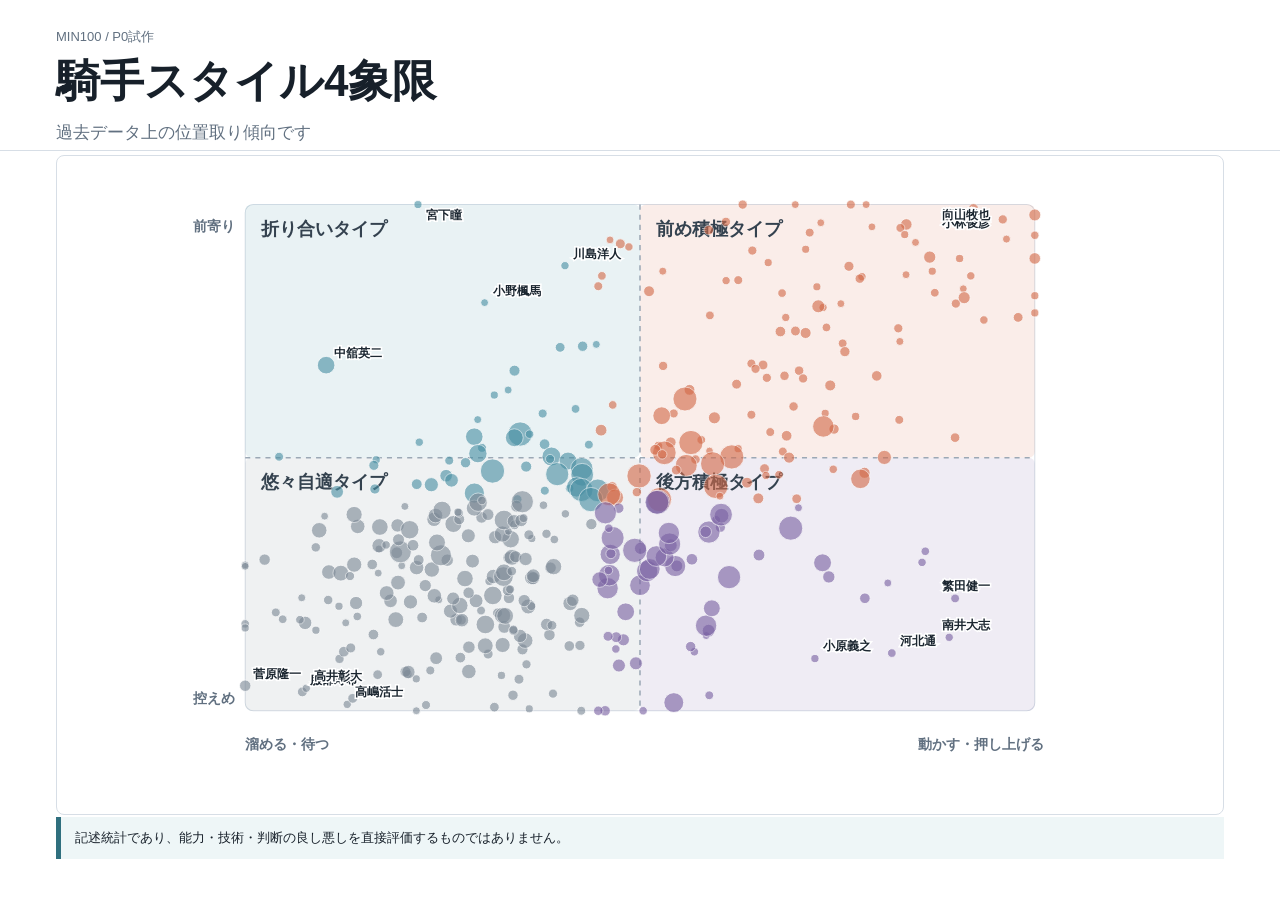
<file: jockey_2axis_public_report_square.html>
<!doctype html><html lang="ja"><head><meta charset="utf-8"><meta name="viewport" content="width=device-width, initial-scale=1"><title>騎手スタイル4象限</title><link rel="stylesheet" href="jockey_2axis_public_report.css"></head><body class="square-shot"><main class="report square-report"><header class="hero square-hero"><div><p class="kicker">min100 / P0試作</p><h1>騎手スタイル4象限</h1><p class="subtitle">過去データ上の位置取り傾向です</p></div></header><section class="map-section square-map"><svg class="axis-map compact-map" viewBox="0 0 920 650" role="img" aria-label="騎手2軸4象限マップ"><rect class="map-frame" x="70" y="48" width="780" height="500" rx="8"/><rect class="quad-fill Q2" x="460.0" y="48" width="390.0" height="250.0" rx="6"/><text class="quad-label" x="476.0" y="78">前め積極タイプ</text><rect class="quad-fill Q1" x="70" y="48" width="390.0" height="250.0" rx="6"/><text class="quad-label" x="86" y="78">折り合いタイプ</text><rect class="quad-fill Q4" x="460.0" y="298.0" width="390.0" height="250.0" rx="6"/><text class="quad-label" x="476.0" y="328.0">後方積極タイプ</text><rect class="quad-fill Q3" x="70" y="298.0" width="390.0" height="250.0" rx="6"/><text class="quad-label" x="86" y="328.0">悠々自適タイプ</text><line class="zero-line" x1="460.0" y1="48" x2="460.0" y2="548"/><line class="zero-line" x1="70" y1="298.0" x2="850" y2="298.0"/><text class="axis-title" x="18" y="74">前寄り</text><text class="axis-title" x="18" y="540">控えめ</text><text class="axis-title" x="70" y="586">溜める・待つ</text><text class="axis-title" x="735" y="586">動かす・押し上げる</text><circle class="point Q1" cx="240.68" cy="48.00" r="3.97" data-name="宮下瞳" data-quad="折り合いタイプ" data-ride="136" data-forward="2.265" data-push="-0.762" data-front5="0.890" data-gain="0.008" data-date="2025-09-30"></circle><circle class="point Q1" cx="149.95" cy="206.60" r="8.67" data-name="中舘英二" data-quad="折り合いタイプ" data-ride="4628" data-forward="1.026" data-push="-1.150" data-front5="0.629" data-gain="0.004" data-date="2015-01-25"></circle><circle class="point Q1" cx="306.48" cy="144.84" r="3.86" data-name="小野楓馬" data-quad="折り合いタイプ" data-ride="106" data-forward="1.500" data-push="-0.480" data-front5="0.792" data-gain="-0.002" data-date="2025-09-17"></circle><circle class="point Q1" cx="385.89" cy="108.32" r="4.09" data-name="川島洋人" data-quad="折り合いタイプ" data-ride="170" data-forward="1.780" data-push="-0.139" data-front5="0.806" data-gain="0.036" data-date="2012-10-03"></circle><circle class="point Q1" cx="103.50" cy="297.07" r="4.39" data-name="田中剛" data-quad="折り合いタイプ" data-ride="280" data-forward="0.331" data-push="-1.349" data-front5="0.489" data-gain="-0.026" data-date="2009-05-31"></circle><circle class="point Q1" cx="336.04" cy="212.05" r="5.43" data-name="ウィリア" data-quad="折り合いタイプ" data-ride="847" data-forward="0.984" data-push="-0.353" data-front5="0.607" data-gain="0.018" data-date="2025-08-24"></circle><circle class="point Q1" cx="381.12" cy="189.02" r="4.84" data-name="岩橋勇二" data-quad="折り合いタイプ" data-ride="490" data-forward="1.161" data-push="-0.160" data-front5="0.727" data-gain="0.011" data-date="2025-10-30"></circle><circle class="point Q1" cx="199.42" cy="300.08" r="4.02" data-name="出津孝一" data-quad="折り合いタイプ" data-ride="150" data-forward="0.308" data-push="-0.938" data-front5="0.487" data-gain="-0.028" data-date="2010-10-16"></circle><circle class="point Q1" cx="316.06" cy="236.17" r="3.99" data-name="ヒューイ" data-quad="折り合いタイプ" data-ride="142" data-forward="0.798" data-push="-0.439" data-front5="0.592" data-gain="0.010" data-date="2020-05-03"></circle><circle class="point Q1" cx="403.32" cy="187.92" r="5.12" data-name="桑村真明" data-quad="折り合いタイプ" data-ride="649" data-forward="1.169" data-push="-0.065" data-front5="0.723" data-gain="0.028" data-date="2025-08-31"></circle><circle class="point Q1" cx="329.76" cy="231.16" r="3.91" data-name="イーガン" data-quad="折り合いタイプ" data-ride="120" data-forward="0.837" data-push="-0.380" data-front5="0.608" data-gain="-0.009" data-date="2023-01-22"></circle><circle class="point Q1" cx="197.10" cy="305.60" r="4.97" data-name="林満明" data-quad="折り合いタイプ" data-ride="557" data-forward="0.265" data-push="-0.948" data-front5="0.539" data-gain="-0.051" data-date="2018-06-10"></circle><circle class="point Q1" cx="241.97" cy="282.72" r="4.11" data-name="スボリッ" data-quad="折り合いタイプ" data-ride="176" data-forward="0.441" data-push="-0.756" data-front5="0.489" data-gain="0.011" data-date="2009-12-05"></circle><circle class="point Q1" cx="416.85" cy="186.10" r="3.90" data-name="山本咲希" data-quad="折り合いタイプ" data-ride="117" data-forward="1.183" data-push="-0.007" data-front5="0.726" data-gain="0.014" data-date="2025-06-29"></circle><circle class="point Q1" cx="160.81" cy="331.74" r="6.30" data-name="森一馬" data-quad="折り合いタイプ" data-ride="1567" data-forward="0.064" data-push="-1.104" data-front5="0.482" data-gain="-0.038" data-date="2025-11-24"></circle><circle class="point Q1" cx="299.68" cy="260.39" r="3.92" data-name="斉藤正弘" data-quad="折り合いタイプ" data-ride="122" data-forward="0.612" data-push="-0.509" data-front5="0.656" data-gain="-0.016" data-date="2010-11-17"></circle><circle class="point Q1" cx="198.13" cy="328.96" r="5.02" data-name="田嶋翔" data-quad="折り合いタイプ" data-ride="587" data-forward="0.086" data-push="-0.944" data-front5="0.467" data-gain="-0.018" data-date="2012-01-22"></circle><circle class="point Q1" cx="296.28" cy="277.29" r="8.67" data-name="西村淳也" data-quad="折り合いタイプ" data-ride="4625" data-forward="0.483" data-push="-0.523" data-front5="0.557" data-gain="0.005" data-date="2025-12-07"></circle><circle class="point Q1" cx="271.53" cy="300.89" r="4.42" data-name="クラスト" data-quad="折り合いタイプ" data-ride="292" data-forward="0.301" data-push="-0.629" data-front5="0.449" data-gain="-0.004" data-date="2017-08-27"></circle><circle class="point Q1" cx="363.85" cy="254.39" r="4.46" data-name="ホワイト" data-quad="折り合いタイプ" data-ride="307" data-forward="0.659" data-push="-0.234" data-front5="0.606" data-gain="0.006" data-date="2017-08-20"></circle><circle class="point Q1" cx="239.46" cy="324.19" r="5.32" data-name="山本康志" data-quad="折り合いタイプ" data-ride="772" data-forward="0.122" data-push="-0.767" data-front5="0.484" data-gain="-0.033" data-date="2020-09-27"></circle><circle class="point Q1" cx="303.92" cy="288.31" r="4.44" data-name="ペリエ" data-quad="折り合いタイプ" data-ride="300" data-forward="0.398" data-push="-0.491" data-front5="0.510" data-gain="-0.008" data-date="2012-11-25"></circle><circle class="point Q1" cx="299.85" cy="294.01" r="9.05" data-name="坂井瑠星" data-quad="折り合いタイプ" data-ride="5271" data-forward="0.354" data-push="-0.508" data-front5="0.532" data-gain="0.001" data-date="2025-12-14"></circle><circle class="point Q1" cx="287.65" cy="302.98" r="5.10" data-name="浜野谷憲" data-quad="折り合いタイプ" data-ride="638" data-forward="0.285" data-push="-0.560" data-front5="0.516" data-gain="-0.003" data-date="2019-05-04"></circle><circle class="point Q1" cx="341.61" cy="274.66" r="12.00" data-name="和田竜二" data-quad="折り合いタイプ" data-ride="15283" data-forward="0.503" data-push="-0.329" data-front5="0.552" data-gain="0.018" data-date="2025-12-14"></circle><circle class="point Q1" cx="268.48" cy="315.83" r="6.22" data-name="五十嵐雄" data-quad="折り合いタイプ" data-ride="1493" data-forward="0.187" data-push="-0.642" data-front5="0.508" data-gain="-0.015" data-date="2025-10-26"></circle><circle class="point Q1" cx="335.85" cy="278.29" r="8.83" data-name="藤田伸二" data-quad="折り合いタイプ" data-ride="4888" data-forward="0.475" data-push="-0.354" data-front5="0.540" data-gain="0.018" data-date="2015-09-06"></circle><circle class="point Q1" cx="253.87" cy="324.70" r="6.99" data-name="佐々木大" data-quad="折り合いタイプ" data-ride="2295" data-forward="0.119" data-push="-0.705" data-front5="0.486" data-gain="-0.009" data-date="2025-12-20"></circle><circle class="point Q1" cx="350.89" cy="274.76" r="4.24" data-name="メンディ" data-quad="折り合いタイプ" data-ride="220" data-forward="0.502" data-push="-0.289" data-front5="0.527" data-gain="0.017" data-date="2018-08-26"></circle><circle class="point Q1" cx="396.33" cy="249.84" r="4.31" data-name="坂下秀樹" data-quad="折り合いタイプ" data-ride="249" data-forward="0.694" data-push="-0.095" data-front5="0.667" data-gain="0.013" data-date="2021-11-02"></circle><circle class="point Q1" cx="273.81" cy="320.34" r="6.76" data-name="角田大和" data-quad="折り合いタイプ" data-ride="2032" data-forward="0.152" data-push="-0.620" data-front5="0.491" data-gain="0.005" data-date="2025-11-22"></circle><circle class="point Q1" cx="314.29" cy="311.20" r="12.00" data-name="松山弘平" data-quad="折り合いタイプ" data-ride="12709" data-forward="0.222" data-push="-0.446" data-front5="0.509" data-gain="0.003" data-date="2025-12-14"></circle><circle class="point Q1" cx="365.73" cy="284.68" r="5.27" data-name="バルジュ" data-quad="折り合いタイプ" data-ride="741" data-forward="0.426" data-push="-0.226" data-front5="0.511" data-gain="0.020" data-date="2018-03-25"></circle><circle class="point Q1" cx="296.37" cy="332.99" r="9.96" data-name="松若風馬" data-quad="折り合いタイプ" data-ride="6968" data-forward="0.055" data-push="-0.523" data-front5="0.481" data-gain="0.007" data-date="2025-12-13"></circle><circle class="point Q1" cx="347.58" cy="306.80" r="5.47" data-name="佐藤友則" data-quad="折り合いタイプ" data-ride="882" data-forward="0.256" data-push="-0.304" data-front5="0.567" data-gain="0.003" data-date="2020-06-05"></circle><circle class="point Q1" cx="372.55" cy="296.88" r="9.37" data-name="横山武史" data-quad="折り合いタイプ" data-ride="5844" data-forward="0.332" data-push="-0.197" data-front5="0.520" data-gain="0.008" data-date="2025-12-14"></circle><circle class="point Q1" cx="371.14" cy="299.22" r="4.48" data-name="キング" data-quad="折り合いタイプ" data-ride="314" data-forward="0.314" data-push="-0.203" data-front5="0.490" data-gain="0.009" data-date="2025-08-17"></circle><circle class="point Q1" cx="409.48" cy="285.12" r="4.38" data-name="和田譲治" data-quad="折り合いタイプ" data-ride="273" data-forward="0.423" data-push="-0.038" data-front5="0.575" data-gain="0.004" data-date="2025-09-03"></circle><circle class="point Q1" cx="388.90" cy="301.32" r="8.82" data-name="岩田望来" data-quad="折り合いタイプ" data-ride="4877" data-forward="0.298" data-push="-0.127" data-front5="0.508" data-gain="0.011" data-date="2025-12-14"></circle><circle class="point Q1" cx="378.24" cy="314.28" r="11.45" data-name="丹内祐次" data-quad="折り合いタイプ" data-ride="10292" data-forward="0.199" data-push="-0.172" data-front5="0.495" data-gain="0.025" data-date="2025-12-13"></circle><circle class="point Q1" cx="338.93" cy="339.11" r="4.53" data-name="フォーリ" data-quad="折り合いタイプ" data-ride="337" data-forward="0.008" data-push="-0.341" data-front5="0.451" data-gain="0.007" data-date="2022-11-13"></circle><circle class="point Q1" cx="402.46" cy="308.99" r="11.15" data-name="池添謙一" data-quad="折り合いタイプ" data-ride="9564" data-forward="0.239" data-push="-0.068" data-front5="0.513" data-gain="0.024" data-date="2025-12-07"></circle><circle class="point Q1" cx="365.96" cy="330.59" r="4.44" data-name="ピンナ" data-quad="折り合いタイプ" data-ride="298" data-forward="0.073" data-push="-0.225" data-front5="0.463" data-gain="0.031" data-date="2012-10-14"></circle><circle class="point Q1" cx="402.90" cy="314.91" r="11.25" data-name="津村明秀" data-quad="折り合いタイプ" data-ride="9791" data-forward="0.194" data-push="-0.067" data-front5="0.468" data-gain="0.029" data-date="2025-12-07"></circle><circle class="point Q1" cx="390.44" cy="328.23" r="4.22" data-name="バルザロ" data-quad="折り合いタイプ" data-ride="216" data-forward="0.091" data-push="-0.120" data-front5="0.454" data-gain="0.024" data-date="2025-11-30"></circle><circle class="point Q1" cx="397.41" cy="326.95" r="9.96" data-name="鮫島克駿" data-quad="折り合いタイプ" data-ride="6976" data-forward="0.101" data-push="-0.090" data-front5="0.469" data-gain="0.014" data-date="2025-12-13"></circle><circle class="point Q1" cx="402.11" cy="329.85" r="11.50" data-name="松岡正海" data-quad="折り合いタイプ" data-ride="10393" data-forward="0.079" data-push="-0.070" data-front5="0.469" data-gain="0.024" data-date="2025-12-07"></circle><circle class="point Q1" cx="418.30" cy="330.34" r="11.26" data-name="石橋脩" data-quad="折り合いタイプ" data-ride="9825" data-forward="0.075" data-push="-0.001" data-front5="0.482" data-gain="0.025" data-date="2025-12-13"></circle><circle class="point Q1" cx="411.45" cy="339.38" r="12.00" data-name="吉田隼人" data-quad="折り合いタイプ" data-ride="11727" data-forward="0.006" data-push="-0.030" data-front5="0.461" data-gain="0.014" data-date="2025-12-07"></circle><circle class="point Q2" cx="850.00" cy="58.21" r="5.93" data-name="田中学" data-quad="前め積極タイプ" data-ride="1236" data-forward="2.165" data-push="1.852" data-front5="0.854" data-gain="0.126" data-date="2023-11-22"></circle><circle class="point Q2" cx="850.00" cy="78.30" r="4.15" data-name="小林俊彦" data-quad="前め積極タイプ" data-ride="189" data-forward="2.011" data-push="1.945" data-front5="0.873" data-gain="0.126" data-date="2014-05-19"></circle><circle class="point Q2" cx="818.36" cy="62.63" r="4.56" data-name="渡辺竜也" data-quad="前め積極タイプ" data-ride="350" data-forward="2.131" data-push="1.713" data-front5="0.877" data-gain="0.113" data-date="2025-12-14"></circle><circle class="point Q2" cx="789.43" cy="51.96" r="4.88" data-name="向山牧" data-quad="前め積極タイプ" data-ride="510" data-forward="2.213" data-push="1.589" data-front5="0.884" data-gain="0.115" data-date="2024-12-30"></circle><circle class="point Q2" cx="850.00" cy="101.19" r="5.72" data-name="木村健" data-quad="前め積極タイプ" data-ride="1067" data-forward="1.835" data-push="1.922" data-front5="0.801" data-gain="0.126" data-date="2017-05-24"></circle><circle class="point Q2" cx="850.00" cy="155.01" r="4.00" data-name="松浦政宏" data-quad="前め積極タイプ" data-ride="145" data-forward="1.422" data-push="2.333" data-front5="0.759" data-gain="0.126" data-date="2017-10-12"></circle><circle class="point Q2" cx="822.03" cy="82.06" r="3.95" data-name="松浦聡志" data-quad="前め積極タイプ" data-ride="130" data-forward="1.982" data-push="1.729" data-front5="0.862" data-gain="0.125" data-date="2015-02-26"></circle><circle class="point Q2" cx="850.00" cy="138.00" r="4.01" data-name="板野央" data-quad="前め積極タイプ" data-ride="146" data-forward="1.552" data-push="2.136" data-front5="0.788" data-gain="0.126" data-date="2022-04-14"></circle><circle class="point Q2" cx="723.08" cy="67.60" r="5.66" data-name="吉村智洋" data-quad="前め積極タイプ" data-ride="1018" data-forward="2.093" data-push="1.305" data-front5="0.860" data-gain="0.099" data-date="2025-10-08"></circle><circle class="point Q2" cx="683.39" cy="48.00" r="3.91" data-name="尾林幸彦" data-quad="前め積極タイプ" data-ride="119" data-forward="2.245" data-push="1.135" data-front5="0.890" data-gain="0.097" data-date="2011-12-09"></circle><circle class="point Q2" cx="775.71" cy="101.27" r="4.05" data-name="北野真弘" data-quad="前め積極タイプ" data-ride="159" data-forward="1.834" data-push="1.530" data-front5="0.855" data-gain="0.109" data-date="2014-05-23"></circle><circle class="point Q2" cx="717.22" cy="71.06" r="4.40" data-name="赤岡修次" data-quad="前め積極タイプ" data-ride="282" data-forward="2.067" data-push="1.280" data-front5="0.844" data-gain="0.105" data-date="2025-07-19"></circle><circle class="point Q2" cx="668.28" cy="48.00" r="4.43" data-name="宇都英樹" data-quad="前め積極タイプ" data-ride="294" data-forward="2.252" data-push="1.070" data-front5="0.890" data-gain="0.083" data-date="2020-02-27"></circle><circle class="point Q2" cx="721.49" cy="77.63" r="3.98" data-name="永森大智" data-quad="前め積極タイプ" data-ride="139" data-forward="2.016" data-push="1.298" data-front5="0.842" data-gain="0.112" data-date="2025-05-31"></circle><circle class="point Q2" cx="732.16" cy="85.36" r="3.90" data-name="兒島真二" data-quad="前め積極タイプ" data-ride="116" data-forward="1.957" data-push="1.344" data-front5="0.871" data-gain="0.099" data-date="2021-01-16"></circle><circle class="point Q2" cx="786.77" cy="118.42" r="4.14" data-name="永島太郎" data-quad="前め積極タイプ" data-ride="187" data-forward="1.703" data-push="1.578" data-front5="0.813" data-gain="0.108" data-date="2019-05-26"></circle><circle class="point Q2" cx="746.20" cy="99.88" r="6.03" data-name="下原理" data-quad="前め積極タイプ" data-ride="1320" data-forward="1.845" data-push="1.404" data-front5="0.828" data-gain="0.088" data-date="2025-09-17"></circle><circle class="point Q2" cx="689.11" cy="69.99" r="3.86" data-name="石川慎将" data-quad="前め積極タイプ" data-ride="107" data-forward="2.075" data-push="1.159" data-front5="0.879" data-gain="0.093" data-date="2025-10-04"></circle><circle class="point Q2" cx="833.55" cy="159.42" r="4.84" data-name="大山真吾" data-quad="前め積極タイプ" data-ride="486" data-forward="1.388" data-push="1.778" data-front5="0.745" data-gain="0.110" data-date="2024-11-26"></circle><circle class="point Q2" cx="748.71" cy="113.80" r="4.00" data-name="倉富隆一" data-quad="前め積極タイプ" data-ride="144" data-forward="1.738" data-push="1.415" data-front5="0.826" data-gain="0.084" data-date="2024-09-01"></circle><circle class="point Q2" cx="779.37" cy="131.14" r="3.84" data-name="高橋悠里" data-quad="前め積極タイプ" data-ride="102" data-forward="1.605" data-push="1.546" data-front5="0.765" data-gain="0.088" data-date="2025-03-17"></circle><circle class="point Q2" cx="613.38" cy="48.00" r="3.88" data-name="中島龍也" data-quad="前め積極タイプ" data-ride="111" data-forward="2.258" data-push="0.835" data-front5="0.890" data-gain="0.083" data-date="2025-10-21"></circle><circle class="point Q2" cx="780.22" cy="139.96" r="5.96" data-name="川原正一" data-quad="前め積極タイプ" data-ride="1261" data-forward="1.537" data-push="1.550" data-front5="0.761" data-gain="0.095" data-date="2025-11-11"></circle><circle class="point Q2" cx="638.59" cy="65.95" r="3.86" data-name="山田祥雄" data-quad="前め積極タイプ" data-ride="106" data-forward="2.106" data-push="0.943" data-front5="0.840" data-gain="0.093" data-date="2025-09-03"></circle><circle class="point Q2" cx="722.81" cy="117.25" r="3.90" data-name="関本淳" data-quad="前め積極タイプ" data-ride="117" data-forward="1.712" data-push="1.304" data-front5="0.769" data-gain="0.070" data-date="2024-09-03"></circle><circle class="point Q2" cx="772.01" cy="145.79" r="4.53" data-name="笹田知宏" data-quad="前め積極タイプ" data-ride="335" data-forward="1.493" data-push="1.515" data-front5="0.770" data-gain="0.089" data-date="2025-08-21"></circle><circle class="point Q2" cx="799.69" cy="161.99" r="4.17" data-name="杉浦健太" data-quad="前め積極タイプ" data-ride="198" data-forward="1.368" data-push="1.633" data-front5="0.747" data-gain="0.100" data-date="2025-08-21"></circle><circle class="point Q2" cx="751.20" cy="135.08" r="4.30" data-name="藤原幹生" data-quad="前め積極タイプ" data-ride="244" data-forward="1.575" data-push="1.425" data-front5="0.824" data-gain="0.093" data-date="2025-03-21"></circle><circle class="point Q2" cx="627.63" cy="75.64" r="4.39" data-name="山本政聡" data-quad="前め積極タイプ" data-ride="278" data-forward="2.031" data-push="0.896" data-front5="0.845" data-gain="0.066" data-date="2025-10-13"></circle><circle class="point Q2" cx="561.43" cy="48.00" r="4.57" data-name="戸部尚実" data-quad="前め積極タイプ" data-ride="353" data-forward="2.265" data-push="0.613" data-front5="0.890" data-gain="0.063" data-date="2022-07-06"></circle><circle class="point Q2" cx="666.41" cy="108.95" r="4.97" data-name="山口勲" data-quad="前め積極タイプ" data-ride="560" data-forward="1.776" data-push="1.062" data-front5="0.795" data-gain="0.081" data-date="2025-09-04"></circle><circle class="point Q2" cx="679.23" cy="119.20" r="4.14" data-name="加藤聡一" data-quad="前め積極タイプ" data-ride="188" data-forward="1.697" data-push="1.117" data-front5="0.798" data-gain="0.074" data-date="2025-09-25"></circle><circle class="point Q2" cx="677.10" cy="121.15" r="4.64" data-name="山本聡哉" data-quad="前め積極タイプ" data-ride="388" data-forward="1.682" data-push="1.108" data-front5="0.804" data-gain="0.060" data-date="2025-09-09"></circle><circle class="point Q2" cx="623.64" cy="92.18" r="3.96" data-name="廣瀬航" data-quad="前め積極タイプ" data-ride="134" data-forward="1.904" data-push="0.879" data-front5="0.858" data-gain="0.077" data-date="2025-10-08"></circle><circle class="point Q2" cx="544.89" cy="65.05" r="4.58" data-name="今井貴大" data-quad="前め積極タイプ" data-ride="360" data-forward="2.113" data-push="0.542" data-front5="0.889" data-gain="0.063" data-date="2025-08-27"></circle><circle class="point Q2" cx="715.16" cy="170.20" r="4.54" data-name="石川倭" data-quad="前め積極タイプ" data-ride="343" data-forward="1.305" data-push="1.271" data-front5="0.773" data-gain="0.085" data-date="2025-09-03"></circle><circle class="point Q2" cx="570.97" cy="93.41" r="4.52" data-name="真島正徳" data-quad="前め積極タイプ" data-ride="332" data-forward="1.895" data-push="0.653" data-front5="0.825" data-gain="0.067" data-date="2021-07-17"></circle><circle class="point Q2" cx="634.73" cy="129.23" r="3.97" data-name="藤田弘治" data-quad="前め積極タイプ" data-ride="135" data-forward="1.620" data-push="0.926" data-front5="0.822" data-gain="0.072" data-date="2023-11-07"></circle><circle class="point Q2" cx="586.63" cy="105.31" r="3.99" data-name="米倉知" data-quad="前め積極タイプ" data-ride="142" data-forward="1.803" data-push="0.720" data-front5="0.831" data-gain="0.064" data-date="2024-11-10"></circle><circle class="point Q2" cx="658.42" cy="145.87" r="3.88" data-name="菅原俊吏" data-quad="前め積極タイプ" data-ride="112" data-forward="1.492" data-push="1.028" data-front5="0.768" data-gain="0.064" data-date="2019-11-02"></circle><circle class="point Q2" cx="527.92" cy="73.25" r="4.80" data-name="村上忍" data-quad="前め積極タイプ" data-ride="468" data-forward="2.050" data-push="0.469" data-front5="0.855" data-gain="0.053" data-date="2024-12-11"></circle><circle class="point Q2" cx="716.71" cy="183.21" r="3.94" data-name="鴨宮祥行" data-quad="前め積極タイプ" data-ride="127" data-forward="1.205" data-push="1.278" data-front5="0.717" data-gain="0.084" data-date="2025-09-17"></circle><circle class="point Q2" cx="640.83" cy="149.63" r="4.08" data-name="浜口楠彦" data-quad="前め積極タイプ" data-ride="168" data-forward="1.463" data-push="0.953" data-front5="0.780" data-gain="0.067" data-date="2013-08-15"></circle><circle class="point Q2" cx="636.12" cy="148.45" r="6.40" data-name="岡部誠" data-quad="前め積極タイプ" data-ride="1668" data-forward="1.472" data-push="0.932" data-front5="0.757" data-gain="0.071" data-date="2025-05-22"></circle><circle class="point Q2" cx="600.36" cy="135.44" r="4.26" data-name="吉田晃浩" data-quad="前め積極タイプ" data-ride="230" data-forward="1.572" data-push="0.779" data-front5="0.787" data-gain="0.074" data-date="2024-12-24"></circle><circle class="point Q2" cx="644.20" cy="169.37" r="4.28" data-name="杉村一樹" data-quad="前め積極タイプ" data-ride="235" data-forward="1.312" data-push="0.967" data-front5="0.770" data-gain="0.069" data-date="2016-07-27"></circle><circle class="point Q2" cx="557.07" cy="122.63" r="4.43" data-name="高松亮" data-quad="前め積極タイプ" data-ride="293" data-forward="1.670" data-push="0.594" data-front5="0.788" data-gain="0.045" data-date="2025-10-07"></circle><circle class="point Q2" cx="660.19" cy="185.08" r="4.35" data-name="菅原勲" data-quad="前め積極タイプ" data-ride="264" data-forward="1.191" data-push="1.036" data-front5="0.693" data-gain="0.067" data-date="2011-10-31"></circle><circle class="point Q2" cx="545.06" cy="123.11" r="4.09" data-name="小国博行" data-quad="前め積極タイプ" data-ride="172" data-forward="1.667" data-push="0.542" data-front5="0.791" data-gain="0.053" data-date="2013-09-18"></circle><circle class="point Q2" cx="603.98" cy="159.52" r="4.09" data-name="柿原翔" data-quad="前め積極タイプ" data-ride="170" data-forward="1.387" data-push="0.795" data-front5="0.765" data-gain="0.070" data-date="2021-06-29"></circle><circle class="point Q2" cx="662.40" cy="193.24" r="5.05" data-name="吉原寛人" data-quad="前め積極タイプ" data-ride="605" data-forward="1.128" data-push="1.045" data-front5="0.691" data-gain="0.073" data-date="2025-11-17"></circle><circle class="point Q2" cx="623.59" cy="174.82" r="5.45" data-name="森泰斗" data-quad="前め積極タイプ" data-ride="864" data-forward="1.270" data-push="0.879" data-front5="0.708" data-gain="0.059" data-date="2024-11-25"></circle><circle class="point Q2" cx="693.85" cy="217.21" r="5.21" data-name="モレイラ" data-quad="前め積極タイプ" data-ride="706" data-forward="0.944" data-push="1.180" data-front5="0.640" data-gain="0.053" data-date="2025-09-28"></circle><circle class="point Q2" cx="613.57" cy="172.88" r="4.86" data-name="宮崎光行" data-quad="前め積極タイプ" data-ride="497" data-forward="1.285" data-push="0.836" data-front5="0.751" data-gain="0.059" data-date="2024-09-19"></circle><circle class="point Q2" cx="449.03" cy="89.81" r="4.11" data-name="青柳正義" data-quad="前め積極タイプ" data-ride="177" data-forward="1.923" data-push="0.131" data-front5="0.831" data-gain="0.031" data-date="2025-07-15"></circle><circle class="point Q2" cx="598.70" cy="173.41" r="5.23" data-name="東川公則" data-quad="前め積極タイプ" data-ride="717" data-forward="1.280" data-push="0.772" data-front5="0.759" data-gain="0.057" data-date="2020-03-18"></circle><circle class="point Q2" cx="440.57" cy="86.73" r="4.89" data-name="大畑雅章" data-quad="前め積極タイプ" data-ride="515" data-forward="1.946" data-push="0.095" data-front5="0.845" data-gain="0.043" data-date="2025-09-03"></circle><circle class="point Q2" cx="430.39" cy="82.89" r="3.85" data-name="倉地学" data-quad="前め積極タイプ" data-ride="103" data-forward="1.976" data-push="0.051" data-front5="0.854" data-gain="0.037" data-date="2010-12-09"></circle><circle class="point Q2" cx="482.49" cy="113.76" r="3.95" data-name="斉藤雄一" data-quad="前め積極タイプ" data-ride="129" data-forward="1.739" data-push="0.274" data-front5="0.822" data-gain="0.029" data-date="2018-06-04"></circle><circle class="point Q2" cx="771.25" cy="278.23" r="4.74" data-name="デムーロ" data-quad="前め積極タイプ" data-ride="436" data-forward="0.475" data-push="1.511" data-front5="0.532" data-gain="0.075" data-date="2012-03-18"></circle><circle class="point Q2" cx="716.13" cy="260.63" r="4.40" data-name="本田正重" data-quad="前め積極タイプ" data-ride="284" data-forward="0.611" data-push="1.275" data-front5="0.637" data-gain="0.065" data-date="2025-09-25"></circle><circle class="point Q2" cx="529.04" cy="157.44" r="4.31" data-name="阿部龍" data-quad="前め積極タイプ" data-ride="248" data-forward="1.403" data-push="0.474" data-front5="0.782" data-gain="0.044" data-date="2025-10-09"></circle><circle class="point Q2" cx="647.93" cy="226.65" r="5.41" data-name="服部茂史" data-quad="前め積極タイプ" data-ride="838" data-forward="0.872" data-push="0.983" data-front5="0.697" data-gain="0.052" data-date="2025-09-24"></circle><circle class="point Q2" cx="617.17" cy="212.05" r="4.67" data-name="筒井勇介" data-quad="前め積極タイプ" data-ride="402" data-forward="0.984" data-push="0.851" data-front5="0.711" data-gain="0.065" data-date="2025-06-04"></circle><circle class="point Q2" cx="468.95" cy="133.57" r="5.38" data-name="丸野勝虎" data-quad="前め積極タイプ" data-ride="815" data-forward="1.586" data-push="0.216" data-front5="0.789" data-gain="0.039" data-date="2025-12-06"></circle><circle class="point Q2" cx="621.12" cy="219.76" r="4.57" data-name="矢野貴之" data-quad="前め積極タイプ" data-ride="357" data-forward="0.925" data-push="0.868" data-front5="0.653" data-gain="0.039" data-date="2025-10-18"></circle><circle class="point Q2" cx="602.74" cy="217.14" r="4.65" data-name="鮫島克也" data-quad="前め積極タイプ" data-ride="394" data-forward="0.945" data-push="0.789" data-front5="0.655" data-gain="0.062" data-date="2021-08-11"></circle><circle class="point Q2" cx="673.01" cy="257.29" r="4.07" data-name="松井伸也" data-quad="前め積極タイプ" data-ride="165" data-forward="0.636" data-push="1.090" data-front5="0.648" data-gain="0.064" data-date="2025-01-21"></circle><circle class="point Q2" cx="581.54" cy="206.45" r="4.86" data-name="尾島徹" data-quad="前め積極タイプ" data-ride="496" data-forward="1.027" data-push="0.699" data-front5="0.710" data-gain="0.054" data-date="2015-07-29"></circle><circle class="point Q2" cx="422.36" cy="118.38" r="4.26" data-name="阪野学" data-quad="前め積極タイプ" data-ride="228" data-forward="1.703" data-push="0.017" data-front5="0.803" data-gain="0.022" data-date="2025-02-26"></circle><circle class="point Q2" cx="570.01" cy="205.05" r="4.43" data-name="井上俊彦" data-quad="前め積極タイプ" data-ride="295" data-forward="1.037" data-push="0.649" data-front5="0.698" data-gain="0.036" data-date="2023-07-18"></circle><circle class="point Q2" cx="574.13" cy="210.24" r="4.52" data-name="マーフィ" data-quad="前め積極タイプ" data-ride="331" data-forward="0.998" data-push="0.667" data-front5="0.610" data-gain="0.043" data-date="2020-02-02"></circle><circle class="point Q2" cx="585.30" cy="219.14" r="4.54" data-name="吉井友彦" data-quad="前め積極タイプ" data-ride="340" data-forward="0.929" data-push="0.715" data-front5="0.729" data-gain="0.044" data-date="2021-01-08"></circle><circle class="point Q2" cx="418.79" cy="128.63" r="4.41" data-name="落合玄太" data-quad="前め積極タイプ" data-ride="286" data-forward="1.624" data-push="0.001" data-front5="0.811" data-gain="0.026" data-date="2025-11-05"></circle><circle class="point Q2" cx="642.94" cy="254.19" r="3.96" data-name="張田昂" data-quad="前め積極タイプ" data-ride="134" data-forward="0.660" data-push="0.962" data-front5="0.634" data-gain="0.038" data-date="2025-10-28"></circle><circle class="point Q2" cx="651.69" cy="269.72" r="5.09" data-name="御神本訓" data-quad="前め積極タイプ" data-ride="632" data-forward="0.541" data-push="0.999" data-front5="0.570" data-gain="0.050" data-date="2025-10-13"></circle><circle class="point Q2" cx="611.69" cy="247.43" r="4.65" data-name="山崎誠士" data-quad="前め積極タイプ" data-ride="390" data-forward="0.712" data-push="0.828" data-front5="0.613" data-gain="0.050" data-date="2025-06-17"></circle><circle class="point Q2" cx="701.41" cy="297.76" r="6.99" data-name="安藤勝己" data-quad="前め積極タイプ" data-ride="2298" data-forward="0.326" data-push="1.212" data-front5="0.510" data-gain="0.051" data-date="2012-11-24"></circle><circle class="point Q2" cx="641.13" cy="267.19" r="10.59" data-name="ルメール" data-quad="前め積極タイプ" data-ride="8289" data-forward="0.560" data-push="0.954" data-front5="0.546" data-gain="0.037" data-date="2025-12-07"></circle><circle class="point Q2" cx="555.44" cy="225.39" r="4.89" data-name="笹川翼" data-quad="前め積極タイプ" data-ride="514" data-forward="0.881" data-push="0.587" data-front5="0.646" data-gain="0.045" data-date="2025-09-30"></circle><circle class="point Q2" cx="681.81" cy="312.95" r="5.48" data-name="北沢伸也" data-quad="前め積極タイプ" data-ride="885" data-forward="0.209" data-push="1.128" data-front5="0.534" data-gain="0.049" data-date="2023-09-10"></circle><circle class="point Q2" cx="570.03" cy="255.59" r="4.43" data-name="山口竜一" data-quad="前め積極タイプ" data-ride="294" data-forward="0.649" data-push="0.649" data-front5="0.660" data-gain="0.037" data-date="2013-07-02"></circle><circle class="point Q2" cx="482.83" cy="207.36" r="4.60" data-name="真島大輔" data-quad="前め積極タイプ" data-ride="369" data-forward="1.020" data-push="0.276" data-front5="0.642" data-gain="0.045" data-date="2023-03-31"></circle><circle class="point Q2" cx="604.85" cy="276.38" r="5.26" data-name="レーン" data-quad="前め積極タイプ" data-ride="733" data-forward="0.490" data-push="0.798" data-front5="0.538" data-gain="0.031" data-date="2025-11-30"></circle><circle class="point Q2" cx="677.72" cy="318.93" r="9.64" data-name="Ｍ．デム" data-quad="前め積極タイプ" data-ride="6357" data-forward="0.163" data-push="1.111" data-front5="0.493" data-gain="0.060" data-date="2025-12-07"></circle><circle class="point Q2" cx="588.67" cy="272.70" r="4.40" data-name="スミヨン" data-quad="前め積極タイプ" data-ride="284" data-forward="0.518" data-push="0.729" data-front5="0.521" data-gain="0.037" data-date="2024-11-24"></circle><circle class="point Q2" cx="650.90" cy="309.49" r="4.17" data-name="石崎駿" data-quad="前め積極タイプ" data-ride="196" data-forward="0.235" data-push="0.996" data-front5="0.546" data-gain="0.046" data-date="2024-11-26"></circle><circle class="point Q2" cx="508.89" cy="231.01" r="5.36" data-name="五十嵐冬" data-quad="前め積極タイプ" data-ride="800" data-forward="0.838" data-push="0.387" data-front5="0.677" data-gain="0.035" data-date="2022-11-10"></circle><circle class="point Q2" cx="601.09" cy="291.93" r="4.39" data-name="張田京" data-quad="前め積極タイプ" data-ride="280" data-forward="0.370" data-push="0.782" data-front5="0.539" data-gain="0.051" data-date="2015-03-31"></circle><circle class="point Q2" cx="504.41" cy="240.04" r="11.86" data-name="川田将雅" data-quad="前め積極タイプ" data-ride="11298" data-forward="0.769" data-push="0.368" data-front5="0.606" data-gain="0.028" data-date="2025-12-14"></circle><circle class="point Q2" cx="607.29" cy="297.96" r="5.47" data-name="植野貴也" data-quad="前め積極タイプ" data-ride="881" data-forward="0.324" data-push="0.809" data-front5="0.543" data-gain="0.042" data-date="2022-12-25"></circle><circle class="point Q2" cx="533.50" cy="258.66" r="5.95" data-name="Ｃ．デム" data-quad="前め積極タイプ" data-ride="1254" data-forward="0.626" data-push="0.493" data-front5="0.557" data-gain="0.035" data-date="2025-12-13"></circle><circle class="point Q2" cx="556.94" cy="289.15" r="4.05" data-name="アヴドゥ" data-quad="前め積極タイプ" data-ride="158" data-forward="0.392" data-push="0.593" data-front5="0.570" data-gain="0.030" data-date="2019-05-26"></circle><circle class="point Q2" cx="493.31" cy="254.32" r="4.45" data-name="的場文男" data-quad="前め積極タイプ" data-ride="302" data-forward="0.659" data-push="0.321" data-front5="0.593" data-gain="0.025" data-date="2023-08-04"></circle><circle class="point Q2" cx="597.30" cy="314.81" r="4.18" data-name="宗像徹" data-quad="前め積極タイプ" data-ride="201" data-forward="0.194" data-push="0.766" data-front5="0.507" data-gain="0.049" data-date="2011-10-29"></circle><circle class="point Q2" cx="583.02" cy="308.81" r="4.86" data-name="坂井英光" data-quad="前め積極タイプ" data-ride="497" data-forward="0.241" data-push="0.705" data-front5="0.535" data-gain="0.051" data-date="2019-06-11"></circle><circle class="point Q2" cx="481.45" cy="256.56" r="8.78" data-name="後藤浩輝" data-quad="前め積極タイプ" data-ride="4810" data-forward="0.642" data-push="0.270" data-front5="0.547" data-gain="0.045" data-date="2015-02-22"></circle><circle class="point Q2" cx="584.38" cy="315.57" r="4.10" data-name="ボウマン" data-quad="前め積極タイプ" data-ride="175" data-forward="0.189" data-push="0.711" data-front5="0.463" data-gain="0.028" data-date="2018-12-23"></circle><circle class="point Q2" cx="520.55" cy="280.42" r="4.34" data-name="リスポリ" data-quad="前め積極タイプ" data-ride="258" data-forward="0.459" data-push="0.437" data-front5="0.508" data-gain="0.027" data-date="2023-08-27"></circle><circle class="point Q2" cx="550.66" cy="297.27" r="11.96" data-name="武豊" data-quad="前め積極タイプ" data-ride="11572" data-forward="0.329" data-push="0.566" data-front5="0.515" data-gain="0.036" data-date="2025-12-07"></circle><circle class="point Q2" cx="614.78" cy="338.57" r="4.79" data-name="Ｍデムー" data-quad="前め積極タイプ" data-ride="459" data-forward="0.012" data-push="0.841" data-front5="0.468" data-gain="0.050" data-date="2012-03-18"></circle><circle class="point Q2" cx="528.69" cy="291.41" r="3.84" data-name="ティータ" data-quad="前め積極タイプ" data-ride="101" data-forward="0.374" data-push="0.472" data-front5="0.574" data-gain="0.051" data-date="2025-08-24"></circle><circle class="point Q2" cx="510.31" cy="283.07" r="12.00" data-name="福永祐一" data-quad="前め積極タイプ" data-ride="11679" data-forward="0.438" data-push="0.394" data-front5="0.522" data-gain="0.022" data-date="2023-02-19"></circle><circle class="point Q2" cx="433.04" cy="245.89" r="4.24" data-name="佐々木国" data-quad="前め積極タイプ" data-ride="220" data-forward="0.724" data-push="0.063" data-front5="0.677" data-gain="0.015" data-date="2017-08-01"></circle><circle class="point Q2" cx="565.70" cy="322.70" r="5.32" data-name="ムーア" data-quad="前め積極タイプ" data-ride="774" data-forward="0.134" data-push="0.631" data-front5="0.465" data-gain="0.019" data-date="2024-12-22"></circle><circle class="point Q2" cx="531.69" cy="304.07" r="11.92" data-name="戸崎圭太" data-quad="前め積極タイプ" data-ride="11465" data-forward="0.277" data-push="0.485" data-front5="0.500" data-gain="0.026" data-date="2025-12-13"></circle><circle class="point Q2" cx="490.32" cy="282.83" r="5.35" data-name="西谷誠" data-quad="前め積極タイプ" data-ride="797" data-forward="0.440" data-push="0.308" data-front5="0.568" data-gain="0.028" data-date="2025-11-30"></circle><circle class="point Q2" cx="514.82" cy="299.82" r="4.68" data-name="穂苅寿彦" data-quad="前め積極タイプ" data-ride="405" data-forward="0.310" data-push="0.413" data-front5="0.511" data-gain="0.056" data-date="2012-06-10"></circle><circle class="point Q2" cx="576.87" cy="338.20" r="5.39" data-name="ベリー" data-quad="前め積極タイプ" data-ride="821" data-forward="0.015" data-push="0.679" data-front5="0.437" data-gain="0.042" data-date="2018-11-24"></circle><circle class="point Q2" cx="478.05" cy="286.32" r="4.46" data-name="小牧加矢" data-quad="前め積極タイプ" data-ride="307" data-forward="0.413" data-push="0.255" data-front5="0.603" data-gain="0.022" data-date="2025-11-16"></circle><circle class="point Q2" cx="484.02" cy="293.24" r="11.69" data-name="浜中俊" data-quad="前め積極タイプ" data-ride="10869" data-forward="0.360" data-push="0.281" data-front5="0.520" data-gain="0.035" data-date="2025-11-08"></circle><circle class="point Q2" cx="505.67" cy="305.64" r="10.85" data-name="蛯名正義" data-quad="前め積極タイプ" data-ride="8873" data-forward="0.265" data-push="0.374" data-front5="0.484" data-gain="0.037" data-date="2021-02-28"></circle><circle class="point Q2" cx="475.03" cy="290.24" r="5.36" data-name="平沢健治" data-quad="前め積極タイプ" data-ride="803" data-forward="0.383" data-push="0.242" data-front5="0.555" data-gain="0.020" data-date="2023-12-16"></circle><circle class="point Q2" cx="481.94" cy="294.73" r="4.69" data-name="マーカン" data-quad="前め積極タイプ" data-ride="409" data-forward="0.349" data-push="0.272" data-front5="0.484" data-gain="0.017" data-date="2025-12-13"></circle><circle class="point Q2" cx="534.86" cy="326.37" r="12.00" data-name="岩田康誠" data-quad="前め積極タイプ" data-ride="13665" data-forward="0.106" data-push="0.499" data-front5="0.480" data-gain="0.028" data-date="2025-12-14"></circle><circle class="point Q2" cx="495.76" cy="310.26" r="4.80" data-name="左海誠二" data-quad="前め積極タイプ" data-ride="468" data-forward="0.229" data-push="0.331" data-front5="0.521" data-gain="0.029" data-date="2022-10-12"></circle><circle class="point Q2" cx="538.91" cy="336.02" r="3.91" data-name="酒井忍" data-quad="前め積極タイプ" data-ride="119" data-forward="0.032" data-push="0.516" data-front5="0.496" data-gain="0.037" data-date="2022-11-22"></circle><circle class="point Q2" cx="421.56" cy="270.83" r="5.79" data-name="安部幸夫" data-quad="前め積極タイプ" data-ride="1124" data-forward="0.532" data-push="0.013" data-front5="0.616" data-gain="0.025" data-date="2016-07-20"></circle><circle class="point Q2" cx="459.06" cy="316.06" r="12.00" data-name="三浦皇成" data-quad="前め積極タイプ" data-ride="11861" data-forward="0.185" data-push="0.174" data-front5="0.471" data-gain="0.026" data-date="2025-12-07"></circle><circle class="point Q2" cx="479.30" cy="339.44" r="12.00" data-name="幸英明" data-quad="前め積極タイプ" data-ride="16171" data-forward="0.005" data-push="0.261" data-front5="0.460" data-gain="0.037" data-date="2025-11-22"></circle><circle class="point Q2" cx="456.91" cy="332.04" r="4.62" data-name="ムルザバ" data-quad="前め積極タイプ" data-ride="380" data-forward="0.062" data-push="0.165" data-front5="0.466" data-gain="0.012" data-date="2024-04-14"></circle><circle class="point Q2" cx="432.51" cy="326.72" r="5.09" data-name="横山義行" data-quad="前め積極タイプ" data-ride="628" data-forward="0.103" data-push="0.060" data-front5="0.470" data-gain="0.025" data-date="2015-01-10"></circle><circle class="point Q2" cx="435.34" cy="337.42" r="8.38" data-name="団野大成" data-quad="前め積極タイプ" data-ride="4168" data-forward="0.021" data-push="0.072" data-front5="0.466" data-gain="0.018" data-date="2025-12-14"></circle><circle class="point Q2" cx="429.55" cy="334.24" r="11.30" data-name="藤岡康太" data-quad="前め積極タイプ" data-ride="9927" data-forward="0.045" data-push="0.048" data-front5="0.459" data-gain="0.024" data-date="2024-04-06"></circle><circle class="point Q3" cx="70.00" cy="523.28" r="5.64" data-name="菅原隆一" data-quad="悠々自適タイプ" data-ride="1005" data-forward="-1.407" data-push="-1.501" data-front5="0.229" data-gain="-0.058" data-date="2025-12-06"></circle><circle class="point Q3" cx="126.42" cy="529.37" r="4.86" data-name="服部寿希" data-quad="悠々自適タイプ" data-ride="499" data-forward="-1.453" data-push="-1.251" data-front5="0.248" data-gain="-0.056" data-date="2023-04-29"></circle><circle class="point Q3" cx="130.35" cy="525.77" r="4.10" data-name="高井彰大" data-quad="悠々自適タイプ" data-ride="173" data-forward="-1.426" data-push="-1.234" data-front5="0.260" data-gain="-0.058" data-date="2010-09-12"></circle><circle class="point Q3" cx="170.80" cy="541.70" r="4.11" data-name="高嶋活士" data-quad="悠々自適タイプ" data-ride="176" data-forward="-1.548" data-push="-1.061" data-front5="0.250" data-gain="-0.040" data-date="2013-02-03"></circle><circle class="point Q3" cx="70.00" cy="462.18" r="4.22" data-name="大久保友" data-quad="悠々自適タイプ" data-ride="215" data-forward="-0.937" data-push="-1.657" data-front5="0.349" data-gain="-0.058" data-date="2025-11-02"></circle><circle class="point Q3" cx="141.54" cy="519.96" r="4.30" data-name="南田雅昭" data-quad="悠々自適タイプ" data-ride="242" data-forward="-1.381" data-push="-1.186" data-front5="0.248" data-gain="-0.024" data-date="2011-02-26"></circle><circle class="point Q3" cx="176.18" cy="535.74" r="4.85" data-name="花田大昂" data-quad="悠々自適タイプ" data-ride="491" data-forward="-1.502" data-push="-1.038" data-front5="0.246" data-gain="-0.046" data-date="2016-01-31"></circle><circle class="point Q3" cx="70.00" cy="466.22" r="4.01" data-name="池田鉄平" data-quad="悠々自適タイプ" data-ride="147" data-forward="-0.968" data-push="-1.497" data-front5="0.252" data-gain="-0.048" data-date="2009-03-28"></circle><circle class="point Q3" cx="239.09" cy="548.00" r="3.93" data-name="仲田雅興" data-quad="悠々自適タイプ" data-ride="125" data-forward="-1.665" data-push="-0.768" data-front5="0.192" data-gain="-0.058" data-date="2010-12-19"></circle><circle class="point Q3" cx="163.17" cy="496.78" r="4.58" data-name="船曳文士" data-quad="悠々自適タイプ" data-ride="359" data-forward="-1.203" data-push="-1.094" data-front5="0.279" data-gain="-0.034" data-date="2010-11-20"></circle><circle class="point Q3" cx="248.62" cy="542.35" r="4.46" data-name="池崎祐介" data-quad="悠々自適タイプ" data-ride="307" data-forward="-1.553" data-push="-0.728" data-front5="0.192" data-gain="-0.020" data-date="2012-11-17"></circle><circle class="point Q3" cx="70.00" cy="403.94" r="3.89" data-name="原田敬伍" data-quad="悠々自適タイプ" data-ride="113" data-forward="-0.490" data-push="-1.765" data-front5="0.372" data-gain="-0.055" data-date="2014-04-19"></circle><circle class="point Q3" cx="200.84" cy="512.33" r="4.79" data-name="佐藤翔馬" data-quad="悠々自適タイプ" data-ride="462" data-forward="-1.322" data-push="-0.932" data-front5="0.273" data-gain="-0.020" data-date="2025-12-07"></circle><circle class="point Q3" cx="107.04" cy="457.60" r="4.28" data-name="橋木太希" data-quad="悠々自適タイプ" data-ride="235" data-forward="-0.902" data-push="-1.334" data-front5="0.332" data-gain="-0.058" data-date="2025-12-06"></circle><circle class="point Q3" cx="167.44" cy="489.63" r="5.25" data-name="河原田菜" data-quad="悠々自適タイプ" data-ride="728" data-forward="-1.148" data-push="-1.075" data-front5="0.291" data-gain="-0.042" data-date="2025-12-07"></circle><circle class="point Q3" cx="100.22" cy="450.87" r="4.36" data-name="田面木博" data-quad="悠々自適タイプ" data-ride="268" data-forward="-0.850" data-push="-1.363" data-front5="0.328" data-gain="-0.028" data-date="2012-11-24"></circle><circle class="point Q3" cx="139.85" cy="468.46" r="4.04" data-name="北村浩平" data-quad="悠々自適タイプ" data-ride="155" data-forward="-0.986" data-push="-1.193" data-front5="0.316" data-gain="-0.040" data-date="2010-12-18"></circle><circle class="point Q3" cx="129.19" cy="461.19" r="6.64" data-name="井上敏樹" data-quad="悠々自適タイプ" data-ride="1909" data-forward="-0.930" data-push="-1.239" data-front5="0.321" data-gain="-0.045" data-date="2025-11-30"></circle><circle class="point Q3" cx="124.06" cy="458.07" r="4.24" data-name="加藤士津" data-quad="悠々自適タイプ" data-ride="222" data-forward="-0.906" data-push="-1.261" data-front5="0.329" data-gain="-0.034" data-date="2011-12-25"></circle><circle class="point Q3" cx="174.28" cy="485.95" r="4.93" data-name="水沼元輝" data-quad="悠々自適タイプ" data-ride="535" data-forward="-1.120" data-push="-1.046" data-front5="0.305" data-gain="-0.032" data-date="2025-12-07"></circle><circle class="point Q3" cx="238.99" cy="516.48" r="4.00" data-name="大江原比" data-quad="悠々自適タイプ" data-ride="144" data-forward="-1.354" data-push="-0.769" data-front5="0.278" data-gain="-0.031" data-date="2024-11-30"></circle><circle class="point Q3" cx="230.45" cy="511.68" r="4.43" data-name="山崎亮誠" data-quad="悠々自適タイプ" data-ride="296" data-forward="-1.317" data-push="-0.805" data-front5="0.226" data-gain="-0.026" data-date="2014-02-24"></circle><circle class="point Q3" cx="228.39" cy="509.38" r="5.45" data-name="三津谷隼" data-quad="悠々自適タイプ" data-ride="866" data-forward="-1.300" data-push="-0.814" data-front5="0.256" data-gain="-0.025" data-date="2021-05-15"></circle><circle class="point Q3" cx="231.20" cy="509.75" r="6.63" data-name="岩部純二" data-quad="悠々自適タイプ" data-ride="1900" data-forward="-1.303" data-push="-0.802" data-front5="0.261" data-gain="-0.023" data-date="2025-12-07"></circle><circle class="point Q3" cx="70.00" cy="405.31" r="3.86" data-name="吉永護" data-quad="悠々自適タイプ" data-ride="106" data-forward="-0.501" data-push="-1.576" data-front5="0.330" data-gain="-0.037" data-date="2008-12-28"></circle><circle class="point Q3" cx="203.88" cy="489.75" r="4.17" data-name="遠藤汰月" data-quad="悠々自適タイプ" data-ride="198" data-forward="-1.149" data-push="-0.919" data-front5="0.333" data-gain="-0.017" data-date="2025-12-07"></circle><circle class="point Q3" cx="316.15" cy="544.46" r="4.78" data-name="鈴来直人" data-quad="悠々自適タイプ" data-ride="457" data-forward="-1.569" data-push="-0.438" data-front5="0.230" data-gain="-0.011" data-date="2012-12-16"></circle><circle class="point Q3" cx="252.85" cy="508.18" r="4.45" data-name="和田翼" data-quad="悠々自適タイプ" data-ride="302" data-forward="-1.291" data-push="-0.709" data-front5="0.255" data-gain="-0.028" data-date="2025-08-30"></circle><circle class="point Q3" cx="169.32" cy="461.19" r="3.95" data-name="大塚海渡" data-quad="悠々自適タイプ" data-ride="131" data-forward="-0.930" data-push="-1.067" data-front5="0.313" data-gain="-0.043" data-date="2024-04-20"></circle><circle class="point Q3" cx="125.85" cy="436.41" r="3.95" data-name="土谷智紀" data-quad="悠々自適タイプ" data-ride="129" data-forward="-0.739" data-push="-1.253" data-front5="0.318" data-gain="-0.013" data-date="2009-10-31"></circle><circle class="point Q3" cx="196.67" cy="472.72" r="5.25" data-name="郷原洋司" data-quad="悠々自適タイプ" data-ride="732" data-forward="-1.018" data-push="-0.950" data-front5="0.260" data-gain="-0.006" data-date="2010-12-26"></circle><circle class="point Q3" cx="162.65" cy="444.77" r="4.03" data-name="森田誠也" data-quad="悠々自適タイプ" data-ride="153" data-forward="-0.804" data-push="-1.096" data-front5="0.340" data-gain="-0.049" data-date="2025-12-07"></circle><circle class="point Q3" cx="180.75" cy="454.84" r="4.24" data-name="和田陽希" data-quad="悠々自適タイプ" data-ride="221" data-forward="-0.881" data-push="-1.018" data-front5="0.339" data-gain="-0.043" data-date="2025-12-14"></circle><circle class="point Q3" cx="151.99" cy="438.63" r="4.65" data-name="畑端省吾" data-quad="悠々自適タイプ" data-ride="393" data-forward="-0.756" data-push="-1.141" data-front5="0.323" data-gain="-0.032" data-date="2020-12-27"></circle><circle class="point Q3" cx="258.64" cy="496.08" r="6.32" data-name="山田敬士" data-quad="悠々自適タイプ" data-ride="1587" data-forward="-1.198" data-push="-0.685" data-front5="0.259" data-gain="-0.019" data-date="2023-09-09"></circle><circle class="point Q3" cx="350.62" cy="546.08" r="3.97" data-name="水出大介" data-quad="悠々自適タイプ" data-ride="136" data-forward="-1.582" data-push="-0.291" data-front5="0.191" data-gain="-0.023" data-date="2012-02-25"></circle><circle class="point Q3" cx="89.21" cy="398.72" r="5.61" data-name="平野優" data-quad="悠々自適タイプ" data-ride="983" data-forward="-0.450" data-push="-1.410" data-front5="0.365" data-gain="-0.029" data-date="2017-12-28"></circle><circle class="point Q3" cx="290.93" cy="509.24" r="7.17" data-name="大庭和弥" data-quad="悠々自適タイプ" data-ride="2506" data-forward="-1.299" data-push="-0.546" data-front5="0.267" data-gain="-0.023" data-date="2024-03-03"></circle><circle class="point Q3" cx="334.53" cy="532.70" r="5.11" data-name="千葉直人" data-quad="悠々自適タイプ" data-ride="643" data-forward="-1.479" data-push="-0.359" data-front5="0.210" data-gain="-0.024" data-date="2012-11-17"></circle><circle class="point Q3" cx="179.53" cy="441.56" r="6.52" data-name="木幡育也" data-quad="悠々自適タイプ" data-ride="1787" data-forward="-0.779" data-push="-1.023" data-front5="0.326" data-gain="-0.025" data-date="2025-11-30"></circle><circle class="point Q3" cx="282.57" cy="495.50" r="5.24" data-name="柴田未崎" data-quad="悠々自適タイプ" data-ride="722" data-forward="-1.193" data-push="-0.582" data-front5="0.240" data-gain="-0.016" data-date="2022-06-26"></circle><circle class="point Q3" cx="218.76" cy="457.98" r="7.80" data-name="藤田菜七" data-quad="悠々自適タイプ" data-ride="3315" data-forward="-0.905" data-push="-0.855" data-front5="0.328" data-gain="-0.024" data-date="2024-10-06"></circle><circle class="point Q3" cx="323.14" cy="513.12" r="4.03" data-name="小林久晃" data-quad="悠々自適タイプ" data-ride="152" data-forward="-1.328" data-push="-0.408" data-front5="0.263" data-gain="-0.008" data-date="2010-09-05"></circle><circle class="point Q3" cx="340.46" cy="516.90" r="4.88" data-name="石田拓郎" data-quad="悠々自適タイプ" data-ride="510" data-forward="-1.358" data-push="-0.334" data-front5="0.231" data-gain="-0.012" data-date="2025-12-06"></circle><circle class="point Q3" cx="152.64" cy="410.97" r="7.19" data-name="城戸義政" data-quad="悠々自適タイプ" data-ride="2533" data-forward="-0.544" data-push="-1.139" data-front5="0.377" data-gain="-0.028" data-date="2025-12-06"></circle><circle class="point Q3" cx="401.99" cy="548.00" r="4.38" data-name="土田真翔" data-quad="悠々自適タイプ" data-ride="274" data-forward="-1.597" data-push="-0.070" data-front5="0.191" data-gain="0.014" data-date="2025-12-07"></circle><circle class="point Q3" cx="290.98" cy="485.19" r="6.17" data-name="小林淳一" data-quad="悠々自適タイプ" data-ride="1444" data-forward="-1.114" data-push="-0.546" data-front5="0.245" data-gain="-0.008" data-date="2012-03-25"></circle><circle class="point Q3" cx="374.05" cy="531.09" r="4.52" data-name="鷹野宏史" data-quad="悠々自適タイプ" data-ride="331" data-forward="-1.466" data-push="-0.190" data-front5="0.242" data-gain="-0.004" data-date="2011-12-10"></circle><circle class="point Q3" cx="164.47" cy="412.07" r="7.82" data-name="的場勇人" data-quad="悠々自適タイプ" data-ride="3350" data-forward="-0.552" data-push="-1.088" data-front5="0.377" data-gain="-0.027" data-date="2025-12-13"></circle><circle class="point Q3" cx="213.57" cy="439.43" r="6.74" data-name="原田和真" data-quad="悠々自適タイプ" data-ride="2009" data-forward="-0.763" data-push="-0.878" data-front5="0.305" data-gain="-0.013" data-date="2025-12-13"></circle><circle class="point Q3" cx="244.80" cy="455.88" r="5.30" data-name="長浜鴻緒" data-quad="悠々自適タイプ" data-ride="759" data-forward="-0.889" data-push="-0.744" data-front5="0.328" data-gain="-0.032" data-date="2025-12-14"></circle><circle class="point Q3" cx="309.97" cy="492.00" r="4.93" data-name="柴田裕一" data-quad="悠々自適タイプ" data-ride="539" data-forward="-1.166" data-push="-0.465" data-front5="0.276" data-gain="-0.028" data-date="2025-12-07"></circle><circle class="point Q3" cx="173.54" cy="414.94" r="4.53" data-name="小林慎一" data-quad="悠々自適タイプ" data-ride="338" data-forward="-0.574" data-push="-1.049" data-front5="0.376" data-gain="-0.020" data-date="2012-12-16"></circle><circle class="point Q3" cx="209.74" cy="431.75" r="7.31" data-name="木幡初也" data-quad="悠々自適タイプ" data-ride="2674" data-forward="-0.704" data-push="-0.894" data-front5="0.320" data-gain="-0.027" data-date="2025-12-07"></circle><circle class="point Q3" cx="307.12" cy="483.84" r="7.83" data-name="伊藤工真" data-quad="悠々自適タイプ" data-ride="3360" data-forward="-1.104" data-push="-0.477" data-front5="0.280" data-gain="-0.021" data-date="2025-11-24"></circle><circle class="point Q3" cx="233.28" cy="440.49" r="7.02" data-name="水口優也" data-quad="悠々自適タイプ" data-ride="2326" data-forward="-0.771" data-push="-0.793" data-front5="0.339" data-gain="-0.017" data-date="2025-06-29"></circle><circle class="point Q3" cx="139.72" cy="386.61" r="4.65" data-name="梶晃啓" data-quad="悠々自適タイプ" data-ride="392" data-forward="-0.357" data-push="-1.194" data-front5="0.380" data-gain="-0.024" data-date="2015-01-18"></circle><circle class="point Q3" cx="347.87" cy="502.14" r="4.53" data-name="佐藤聖也" data-quad="悠々自適タイプ" data-ride="335" data-forward="-1.244" data-push="-0.302" data-front5="0.281" data-gain="0.001" data-date="2009-11-22"></circle><circle class="point Q3" cx="177.68" cy="403.66" r="7.52" data-name="嘉藤貴行" data-quad="悠々自適タイプ" data-ride="2941" data-forward="-0.488" data-push="-1.031" data-front5="0.355" data-gain="-0.014" data-date="2021-12-28"></circle><circle class="point Q3" cx="278.39" cy="458.09" r="6.20" data-name="小林凌大" data-quad="悠々自適タイプ" data-ride="1479" data-forward="-0.906" data-push="-0.600" data-front5="0.311" data-gain="-0.018" data-date="2025-12-13"></circle><circle class="point Q3" cx="324.29" cy="483.05" r="7.46" data-name="田中博康" data-quad="悠々自適タイプ" data-ride="2867" data-forward="-1.098" data-push="-0.403" data-front5="0.295" data-gain="-0.005" data-date="2017-02-26"></circle><circle class="point Q3" cx="283.43" cy="458.24" r="5.07" data-name="川端海翼" data-quad="悠々自適タイプ" data-ride="616" data-forward="-0.907" data-push="-0.578" data-front5="0.328" data-gain="-0.010" data-date="2025-12-14"></circle><circle class="point Q3" cx="284.12" cy="458.50" r="6.68" data-name="義英真" data-quad="悠々自適タイプ" data-ride="1953" data-forward="-0.909" data-push="-0.575" data-front5="0.300" data-gain="-0.012" data-date="2019-10-05"></circle><circle class="point Q3" cx="201.40" cy="412.03" r="3.91" data-name="オシェア" data-quad="悠々自適タイプ" data-ride="118" data-forward="-0.552" data-push="-0.930" data-front5="0.407" data-gain="0.003" data-date="2024-08-25"></circle><circle class="point Q3" cx="220.98" cy="421.39" r="7.30" data-name="嶋田純次" data-quad="悠々自適タイプ" data-ride="2668" data-forward="-0.624" data-push="-0.846" data-front5="0.356" data-gain="-0.013" data-date="2025-12-07"></circle><circle class="point Q3" cx="272.80" cy="449.60" r="6.96" data-name="小林徹弥" data-quad="悠々自適タイプ" data-ride="2260" data-forward="-0.841" data-push="-0.624" data-front5="0.329" data-gain="-0.007" data-date="2019-05-19"></circle><circle class="point Q3" cx="343.90" cy="487.35" r="5.47" data-name="田村太雅" data-quad="悠々自適タイプ" data-ride="877" data-forward="-1.131" data-push="-0.319" data-front5="0.294" data-gain="-0.017" data-date="2025-10-18"></circle><circle class="point Q3" cx="195.49" cy="403.45" r="5.21" data-name="小島太一" data-quad="悠々自適タイプ" data-ride="705" data-forward="-0.486" data-push="-0.955" data-front5="0.359" data-gain="-0.013" data-date="2019-07-21"></circle><circle class="point Q3" cx="261.17" cy="438.40" r="3.94" data-name="上里直汰" data-quad="悠々自適タイプ" data-ride="128" data-forward="-0.755" data-push="-0.674" data-front5="0.328" data-gain="-0.024" data-date="2025-12-14"></circle><circle class="point Q3" cx="307.25" cy="462.78" r="9.19" data-name="高倉稜" data-quad="悠々自適タイプ" data-ride="5522" data-forward="-0.942" data-push="-0.476" data-front5="0.320" data-gain="-0.011" data-date="2025-11-15"></circle><circle class="point Q3" cx="256.88" cy="434.47" r="7.20" data-name="長岡禎仁" data-quad="悠々自適タイプ" data-ride="2538" data-forward="-0.724" data-push="-0.692" data-front5="0.323" data-gain="-0.019" data-date="2025-12-21"></circle><circle class="point Q3" cx="143.12" cy="369.73" r="7.66" data-name="田中健" data-quad="悠々自適タイプ" data-ride="3122" data-forward="-0.227" data-push="-1.179" data-front5="0.413" data-gain="-0.028" data-date="2025-12-13"></circle><circle class="point Q3" cx="282.00" cy="444.00" r="8.12" data-name="野中悠太" data-quad="悠々自適タイプ" data-ride="3777" data-forward="-0.798" data-push="-0.585" data-front5="0.315" data-gain="-0.009" data-date="2025-12-11"></circle><circle class="point Q3" cx="247.88" cy="424.35" r="6.01" data-name="小林脩斗" data-quad="悠々自適タイプ" data-ride="1304" data-forward="-0.647" data-push="-0.731" data-front5="0.325" data-gain="-0.009" data-date="2025-12-21"></circle><circle class="point Q3" cx="346.54" cy="478.67" r="7.72" data-name="荻野琢真" data-quad="悠々自適タイプ" data-ride="3204" data-forward="-1.064" data-push="-0.308" data-front5="0.297" data-gain="-0.018" data-date="2025-12-14"></circle><circle class="point Q3" cx="341.51" cy="474.08" r="6.61" data-name="伴啓太" data-quad="悠々自適タイプ" data-ride="1880" data-forward="-1.029" data-push="-0.330" data-front5="0.315" data-gain="0.001" data-date="2025-12-06"></circle><circle class="point Q3" cx="275.44" cy="437.11" r="6.44" data-name="横山琉人" data-quad="悠々自適タイプ" data-ride="1705" data-forward="-0.745" data-push="-0.613" data-front5="0.341" data-gain="-0.019" data-date="2025-12-07"></circle><circle class="point Q3" cx="325.90" cy="465.23" r="6.31" data-name="西村太一" data-quad="悠々自適タイプ" data-ride="1575" data-forward="-0.961" data-push="-0.396" data-front5="0.296" data-gain="-0.009" data-date="2025-10-19"></circle><circle class="point Q3" cx="334.96" cy="468.98" r="4.64" data-name="武英智" data-quad="悠々自適タイプ" data-ride="385" data-forward="-0.990" data-push="-0.358" data-front5="0.301" data-gain="0.011" data-date="2012-09-29"></circle><circle class="point Q3" cx="334.97" cy="467.97" r="4.55" data-name="伊藤直人" data-quad="悠々自適タイプ" data-ride="344" data-forward="-0.982" data-push="-0.358" data-front5="0.291" data-gain="-0.005" data-date="2012-02-26"></circle><circle class="point Q3" cx="303.00" cy="448.99" r="4.37" data-name="高野容輔" data-quad="悠々自適タイプ" data-ride="269" data-forward="-0.836" data-push="-0.495" data-front5="0.323" data-gain="-0.015" data-date="2010-12-26"></circle><circle class="point Q3" cx="224.63" cy="404.78" r="3.88" data-name="デュプレ" data-quad="悠々自適タイプ" data-ride="112" data-forward="-0.496" data-push="-0.830" data-front5="0.402" data-gain="-0.023" data-date="2016-07-24"></circle><circle class="point Q3" cx="202.08" cy="388.21" r="3.93" data-name="田島裕和" data-quad="悠々自適タイプ" data-ride="125" data-forward="-0.369" data-push="-0.927" data-front5="0.408" data-gain="-0.021" data-date="2010-11-07"></circle><circle class="point Q3" cx="319.27" cy="451.40" r="4.89" data-name="石神深道" data-quad="悠々自適タイプ" data-ride="512" data-forward="-0.855" data-push="-0.425" data-front5="0.287" data-gain="-0.011" data-date="2025-12-14"></circle><circle class="point Q3" cx="298.07" cy="439.41" r="6.84" data-name="永島まな" data-quad="悠々自適タイプ" data-ride="2127" data-forward="-0.762" data-push="-0.516" data-front5="0.364" data-gain="-0.007" data-date="2025-12-14"></circle><circle class="point Q3" cx="239.32" cy="406.58" r="7.15" data-name="加藤祥太" data-quad="悠々自適タイプ" data-ride="2479" data-forward="-0.510" data-push="-0.767" data-front5="0.370" data-gain="-0.010" data-date="2025-11-22"></circle><circle class="point Q3" cx="324.24" cy="453.89" r="7.98" data-name="村田一誠" data-quad="悠々自適タイプ" data-ride="3571" data-forward="-0.874" data-push="-0.404" data-front5="0.316" data-gain="-0.004" data-date="2020-07-26"></circle><circle class="point Q3" cx="148.44" cy="355.79" r="3.86" data-name="内田浩一" data-quad="悠々自適タイプ" data-ride="107" data-forward="-0.120" data-push="-1.157" data-front5="0.421" data-gain="-0.012" data-date="2008-03-16"></circle><circle class="point Q3" cx="202.24" cy="384.98" r="7.08" data-name="小沢大仁" data-quad="悠々自適タイプ" data-ride="2399" data-forward="-0.344" data-push="-0.926" data-front5="0.405" data-gain="-0.020" data-date="2025-12-13"></circle><circle class="point Q3" cx="326.77" cy="454.35" r="8.30" data-name="杉原誠人" data-quad="悠々自適タイプ" data-ride="4040" data-forward="-0.877" data-push="-0.393" data-front5="0.309" data-gain="-0.009" data-date="2025-12-06"></circle><circle class="point Q3" cx="219.73" cy="391.93" r="5.82" data-name="野元昭嘉" data-quad="悠々自適タイプ" data-ride="1144" data-forward="-0.398" data-push="-0.851" data-front5="0.390" data-gain="0.002" data-date="2012-12-16"></circle><circle class="point Q3" cx="290.70" cy="431.45" r="5.64" data-name="大江原圭" data-quad="悠々自適タイプ" data-ride="1006" data-forward="-0.701" data-push="-0.547" data-front5="0.379" data-gain="-0.021" data-date="2025-11-30"></circle><circle class="point Q3" cx="209.20" cy="384.19" r="4.20" data-name="田山旺佑" data-quad="悠々自適タイプ" data-ride="209" data-forward="-0.338" data-push="-0.896" data-front5="0.388" data-gain="-0.030" data-date="2025-12-14"></circle><circle class="point Q3" cx="254.36" cy="408.52" r="7.59" data-name="小崎綾也" data-quad="悠々自適タイプ" data-ride="3033" data-forward="-0.525" data-push="-0.703" data-front5="0.373" data-gain="-0.021" data-date="2025-12-14"></circle><circle class="point Q3" cx="223.24" cy="391.03" r="10.88" data-name="江田照男" data-quad="悠々自適タイプ" data-ride="8931" data-forward="-0.391" data-push="-0.836" data-front5="0.375" data-gain="-0.008" data-date="2025-12-21"></circle><circle class="point Q3" cx="370.52" cy="473.07" r="5.69" data-name="藤井勘一" data-quad="悠々自適タイプ" data-ride="1041" data-forward="-1.021" data-push="-0.205" data-front5="0.304" data-gain="-0.005" data-date="2022-04-16"></circle><circle class="point Q3" cx="390.18" cy="484.02" r="5.25" data-name="竹之下智" data-quad="悠々自適タイプ" data-ride="730" data-forward="-1.105" data-push="-0.121" data-front5="0.299" data-gain="-0.002" data-date="2023-05-06"></circle><circle class="point Q3" cx="181.16" cy="365.90" r="7.18" data-name="岩崎翼" data-quad="悠々自適タイプ" data-ride="2517" data-forward="-0.198" data-push="-1.016" data-front5="0.395" data-gain="-0.022" data-date="2020-07-19"></circle><circle class="point Q3" cx="241.35" cy="399.11" r="5.36" data-name="小林勝太" data-quad="悠々自適タイプ" data-ride="800" data-forward="-0.453" data-push="-0.759" data-front5="0.384" data-gain="-0.014" data-date="2024-10-06"></circle><circle class="point Q3" cx="400.68" cy="483.45" r="5.05" data-name="高野和馬" data-quad="悠々自適タイプ" data-ride="606" data-forward="-1.101" data-push="-0.076" data-front5="0.274" data-gain="-0.004" data-date="2021-07-17"></circle><circle class="point Q3" cx="314.64" cy="434.10" r="9.17" data-name="黛弘人" data-quad="悠々自適タイプ" data-ride="5488" data-forward="-0.722" data-push="-0.445" data-front5="0.338" data-gain="-0.001" data-date="2025-12-07"></circle><circle class="point Q3" cx="367.77" cy="462.64" r="6.04" data-name="石橋守" data-quad="悠々自適タイプ" data-ride="1328" data-forward="-0.941" data-push="-0.217" data-front5="0.308" data-gain="0.014" data-date="2013-02-24"></circle><circle class="point Q3" cx="287.11" cy="417.43" r="8.17" data-name="西田雄一" data-quad="悠々自適タイプ" data-ride="3846" data-forward="-0.594" data-push="-0.563" data-front5="0.324" data-gain="0.005" data-date="2020-12-27"></circle><circle class="point Q3" cx="373.02" cy="463.65" r="4.84" data-name="岩崎祐己" data-quad="悠々自適タイプ" data-ride="488" data-forward="-0.949" data-push="-0.195" data-front5="0.289" data-gain="-0.008" data-date="2012-02-26"></circle><circle class="point Q3" cx="221.47" cy="379.07" r="5.94" data-name="西塚洸二" data-quad="悠々自適タイプ" data-ride="1241" data-forward="-0.299" data-push="-0.844" data-front5="0.410" data-gain="-0.022" data-date="2025-12-14"></circle><circle class="point Q3" cx="177.60" cy="354.13" r="7.98" data-name="熊沢重文" data-quad="悠々自適タイプ" data-ride="3572" data-forward="-0.107" data-push="-1.032" data-front5="0.433" data-gain="-0.013" data-date="2023-04-29"></circle><circle class="point Q3" cx="203.00" cy="366.50" r="8.22" data-name="荻野極" data-quad="悠々自適タイプ" data-ride="3921" data-forward="-0.202" data-push="-0.923" data-front5="0.434" data-gain="-0.019" data-date="2025-12-07"></circle><circle class="point Q3" cx="235.80" cy="384.52" r="5.74" data-name="小野次郎" data-quad="悠々自適タイプ" data-ride="1082" data-forward="-0.341" data-push="-0.782" data-front5="0.402" data-gain="-0.002" data-date="2010-10-24"></circle><circle class="point Q3" cx="330.55" cy="436.60" r="5.61" data-name="田中克典" data-quad="悠々自適タイプ" data-ride="984" data-forward="-0.741" data-push="-0.377" data-front5="0.333" data-gain="0.003" data-date="2012-02-25"></circle><circle class="point Q3" cx="349.62" cy="444.99" r="7.38" data-name="原優介" data-quad="悠々自適タイプ" data-ride="2764" data-forward="-0.805" data-push="-0.295" data-front5="0.329" data-gain="0.002" data-date="2025-12-13"></circle><circle class="point Q3" cx="269.57" cy="399.27" r="6.11" data-name="松本大輝" data-quad="悠々自適タイプ" data-ride="1395" data-forward="-0.454" data-push="-0.638" data-front5="0.375" data-gain="-0.018" data-date="2025-12-13"></circle><circle class="point Q3" cx="352.64" cy="444.62" r="4.42" data-name="生野賢一" data-quad="悠々自適タイプ" data-ride="292" data-forward="-0.802" data-push="-0.282" data-front5="0.271" data-gain="-0.008" data-date="2010-12-19"></circle><circle class="point Q3" cx="263.35" cy="394.43" r="10.43" data-name="酒井学" data-quad="悠々自適タイプ" data-ride="7939" data-forward="-0.417" data-push="-0.664" data-front5="0.384" data-gain="-0.011" data-date="2025-12-14"></circle><circle class="point Q3" cx="345.60" cy="439.18" r="6.05" data-name="安藤光彰" data-quad="悠々自適タイプ" data-ride="1339" data-forward="-0.761" data-push="-0.312" data-front5="0.318" data-gain="-0.007" data-date="2012-02-29"></circle><circle class="point Q3" cx="311.18" cy="419.89" r="4.44" data-name="ドイル" data-quad="悠々自適タイプ" data-ride="297" data-forward="-0.612" data-push="-0.460" data-front5="0.333" data-gain="-0.014" data-date="2025-01-13"></circle><circle class="point Q3" cx="329.56" cy="428.94" r="5.57" data-name="古川奈穂" data-quad="悠々自適タイプ" data-ride="953" data-forward="-0.682" data-push="-0.381" data-front5="0.365" data-gain="-0.011" data-date="2025-12-14"></circle><circle class="point Q3" cx="331.66" cy="428.08" r="4.40" data-name="金折知則" data-quad="悠々自適タイプ" data-ride="281" data-forward="-0.675" data-push="-0.372" data-front5="0.302" data-gain="-0.023" data-date="2010-12-19"></circle><circle class="point Q3" cx="220.50" cy="364.92" r="6.61" data-name="田口貫太" data-quad="悠々自適タイプ" data-ride="1873" data-forward="-0.190" data-push="-0.848" data-front5="0.445" data-gain="-0.024" data-date="2025-12-14"></circle><circle class="point Q3" cx="315.20" cy="415.38" r="7.11" data-name="亀田温心" data-quad="悠々自適タイプ" data-ride="2434" data-forward="-0.578" data-push="-0.442" data-front5="0.365" data-gain="-0.006" data-date="2025-12-21"></circle><circle class="point Q3" cx="232.53" cy="369.18" r="9.08" data-name="石川裕紀" data-quad="悠々自適タイプ" data-ride="5325" data-forward="-0.223" data-push="-0.796" data-front5="0.419" data-gain="-0.008" data-date="2025-11-30"></circle><circle class="point Q3" cx="400.38" cy="460.51" r="5.21" data-name="鷲頭虎太" data-quad="悠々自適タイプ" data-ride="704" data-forward="-0.924" data-push="-0.077" data-front5="0.351" data-gain="0.009" data-date="2025-12-06"></circle><circle class="point Q3" cx="259.47" cy="381.75" r="8.36" data-name="宮崎北斗" data-quad="悠々自適タイプ" data-ride="4138" data-forward="-0.320" data-push="-0.681" data-front5="0.390" data-gain="-0.002" data-date="2025-09-27"></circle><circle class="point Q3" cx="294.57" cy="400.18" r="6.84" data-name="秋山稔樹" data-quad="悠々自適タイプ" data-ride="2119" data-forward="-0.461" data-push="-0.531" data-front5="0.393" data-gain="-0.005" data-date="2025-12-14"></circle><circle class="point Q3" cx="325.09" cy="415.45" r="9.75" data-name="国分優作" data-quad="悠々自適タイプ" data-ride="6563" data-forward="-0.578" data-push="-0.400" data-front5="0.359" data-gain="0.007" data-date="2025-12-21"></circle><circle class="point Q3" cx="325.67" cy="411.27" r="8.31" data-name="菊沢一樹" data-quad="悠々自適タイプ" data-ride="4067" data-forward="-0.546" data-push="-0.397" data-front5="0.353" data-gain="-0.003" data-date="2025-12-07"></circle><circle class="point Q3" cx="402.49" cy="453.89" r="7.99" data-name="藤懸貴志" data-quad="悠々自適タイプ" data-ride="3586" data-forward="-0.874" data-push="-0.068" data-front5="0.330" data-gain="0.009" data-date="2025-12-07"></circle><circle class="point Q3" cx="333.35" cy="410.11" r="4.72" data-name="橋本美純" data-quad="悠々自適タイプ" data-ride="426" data-forward="-0.537" data-push="-0.365" data-front5="0.378" data-gain="0.014" data-date="2010-02-21"></circle><circle class="point Q3" cx="390.99" cy="441.99" r="7.15" data-name="渡辺薫彦" data-quad="悠々自適タイプ" data-ride="2482" data-forward="-0.782" data-push="-0.118" data-front5="0.305" data-gain="0.006" data-date="2012-12-16"></circle><circle class="point Q3" cx="352.87" cy="416.68" r="6.91" data-name="永野猛蔵" data-quad="悠々自適タイプ" data-ride="2207" data-forward="-0.588" data-push="-0.281" data-front5="0.357" data-gain="0.000" data-date="2024-10-06"></circle><circle class="point Q3" cx="354.46" cy="417.07" r="6.45" data-name="赤木高太" data-quad="悠々自適タイプ" data-ride="1713" data-forward="-0.591" data-push="-0.274" data-front5="0.379" data-gain="-0.000" data-date="2011-11-20"></circle><circle class="point Q3" cx="393.61" cy="438.84" r="6.15" data-name="今村聖奈" data-quad="悠々自適タイプ" data-ride="1426" data-forward="-0.758" data-push="-0.106" data-front5="0.376" data-gain="0.009" data-date="2025-12-14"></circle><circle class="point Q3" cx="227.73" cy="346.15" r="3.91" data-name="ディー" data-quad="悠々自適タイプ" data-ride="118" data-forward="-0.046" data-push="-0.817" data-front5="0.449" data-gain="-0.010" data-date="2025-06-22"></circle><circle class="point Q3" cx="354.64" cy="414.67" r="6.82" data-name="中村将之" data-quad="悠々自適タイプ" data-ride="2097" data-forward="-0.572" data-push="-0.273" data-front5="0.380" data-gain="-0.005" data-date="2025-11-24"></circle><circle class="point Q3" cx="256.51" cy="358.91" r="7.10" data-name="上村洋行" data-quad="悠々自適タイプ" data-ride="2418" data-forward="-0.144" data-push="-0.694" data-front5="0.432" data-gain="-0.003" data-date="2014-02-23"></circle><circle class="point Q3" cx="290.42" cy="375.16" r="6.92" data-name="川又賢治" data-quad="悠々自適タイプ" data-ride="2216" data-forward="-0.269" data-push="-0.548" data-front5="0.416" data-gain="-0.008" data-date="2025-12-13"></circle><circle class="point Q3" cx="330.47" cy="396.76" r="5.92" data-name="上野翔" data-quad="悠々自適タイプ" data-ride="1226" data-forward="-0.435" data-push="-0.377" data-front5="0.408" data-gain="-0.008" data-date="2025-12-06"></circle><circle class="point Q3" cx="257.99" cy="355.17" r="7.22" data-name="中谷雄太" data-quad="悠々自適タイプ" data-ride="2560" data-forward="-0.115" data-push="-0.687" data-front5="0.416" data-gain="0.005" data-date="2020-05-24"></circle><circle class="point Q3" cx="333.59" cy="396.40" r="7.85" data-name="中井裕二" data-quad="悠々自適タイプ" data-ride="3390" data-forward="-0.432" data-push="-0.363" data-front5="0.369" data-gain="0.003" data-date="2025-12-07"></circle><circle class="point Q3" cx="275.67" cy="363.53" r="8.39" data-name="木幡初広" data-quad="悠々自適タイプ" data-ride="4178" data-forward="-0.180" data-push="-0.612" data-front5="0.427" data-gain="-0.007" data-date="2018-03-24"></circle><circle class="point Q3" cx="337.13" cy="395.82" r="5.91" data-name="芹沢純一" data-quad="悠々自適タイプ" data-ride="1222" data-forward="-0.428" data-push="-0.348" data-front5="0.411" data-gain="0.017" data-date="2012-12-16"></circle><circle class="point Q3" cx="346.97" cy="398.12" r="6.57" data-name="泉谷楓真" data-quad="悠々自適タイプ" data-ride="1834" data-forward="-0.445" data-push="-0.306" data-front5="0.371" data-gain="-0.003" data-date="2025-12-06"></circle><circle class="point Q3" cx="264.47" cy="349.97" r="9.00" data-name="木幡巧也" data-quad="悠々自適タイプ" data-ride="5191" data-forward="-0.075" data-push="-0.660" data-front5="0.426" data-gain="-0.001" data-date="2025-12-07"></circle><circle class="point Q3" cx="281.41" cy="358.82" r="5.42" data-name="小林美駒" data-quad="悠々自適タイプ" data-ride="842" data-forward="-0.143" data-push="-0.587" data-front5="0.470" data-gain="-0.002" data-date="2025-12-07"></circle><circle class="point Q3" cx="316.94" cy="376.58" r="6.56" data-name="長谷川浩" data-quad="悠々自適タイプ" data-ride="1824" data-forward="-0.280" data-push="-0.435" data-front5="0.406" data-gain="0.006" data-date="2012-09-17"></circle><circle class="point Q3" cx="371.58" cy="406.77" r="5.77" data-name="飯田祐史" data-quad="悠々自適タイプ" data-ride="1103" data-forward="-0.512" data-push="-0.201" data-front5="0.354" data-gain="0.002" data-date="2013-02-24"></circle><circle class="point Q3" cx="374.65" cy="405.64" r="8.06" data-name="武藤雅" data-quad="悠々自適タイプ" data-ride="3689" data-forward="-0.503" data-push="-0.188" data-front5="0.367" data-gain="0.004" data-date="2025-12-06"></circle><circle class="point Q3" cx="281.20" cy="352.48" r="4.40" data-name="今村康成" data-quad="悠々自適タイプ" data-ride="284" data-forward="-0.095" data-push="-0.588" data-front5="0.447" data-gain="-0.002" data-date="2012-12-15"></circle><circle class="point Q3" cx="280.20" cy="351.78" r="4.03" data-name="オールプ" data-quad="悠々自適タイプ" data-ride="152" data-forward="-0.089" data-push="-0.592" data-front5="0.421" data-gain="0.006" data-date="2019-08-25"></circle><circle class="point Q3" cx="332.26" cy="378.54" r="8.63" data-name="菅原明良" data-quad="悠々自適タイプ" data-ride="4566" data-forward="-0.295" data-push="-0.369" data-front5="0.398" data-gain="-0.013" data-date="2025-12-07"></circle><circle class="point Q3" cx="324.07" cy="373.44" r="8.04" data-name="富田暁" data-quad="悠々自適タイプ" data-ride="3658" data-forward="-0.256" data-push="-0.404" data-front5="0.417" data-gain="0.002" data-date="2025-12-14"></circle><circle class="point Q3" cx="303.51" cy="357.02" r="5.70" data-name="高杉吏麒" data-quad="悠々自適タイプ" data-ride="1049" data-forward="-0.130" data-push="-0.492" data-front5="0.455" data-gain="-0.017" data-date="2025-12-21"></circle><circle class="point Q3" cx="330.01" cy="370.76" r="3.86" data-name="マクドノ" data-quad="悠々自適タイプ" data-ride="107" data-forward="-0.235" data-push="-0.379" data-front5="0.402" data-gain="0.013" data-date="2016-01-24"></circle><circle class="point Q3" cx="296.29" cy="347.82" r="7.91" data-name="斎藤新" data-quad="悠々自適タイプ" data-ride="3468" data-forward="-0.059" data-push="-0.523" data-front5="0.441" data-gain="0.003" data-date="2025-12-21"></circle><circle class="point Q3" cx="309.84" cy="354.22" r="5.90" data-name="吉村誠之" data-quad="悠々自適タイプ" data-ride="1212" data-forward="-0.108" data-push="-0.465" data-front5="0.465" data-gain="-0.006" data-date="2025-12-20"></circle><circle class="point Q3" cx="353.11" cy="377.89" r="4.01" data-name="エスポジ" data-quad="悠々自適タイプ" data-ride="148" data-forward="-0.290" data-push="-0.280" data-front5="0.324" data-gain="0.008" data-date="2014-09-28"></circle><circle class="point Q3" cx="350.26" cy="374.25" r="4.98" data-name="江田勇亮" data-quad="悠々自適タイプ" data-ride="562" data-forward="-0.262" data-push="-0.292" data-front5="0.432" data-gain="-0.003" data-date="2025-12-07"></circle><circle class="point Q3" cx="325.65" cy="359.58" r="9.72" data-name="川須栄彦" data-quad="悠々自適タイプ" data-ride="6508" data-forward="-0.149" data-push="-0.398" data-front5="0.419" data-gain="0.007" data-date="2025-10-05"></circle><circle class="point Q3" cx="336.12" cy="364.31" r="4.79" data-name="ミナリク" data-quad="悠々自適タイプ" data-ride="461" data-forward="-0.186" data-push="-0.353" data-front5="0.414" data-gain="0.012" data-date="2020-03-31"></circle><circle class="point Q3" cx="300.12" cy="341.99" r="9.12" data-name="松田大作" data-quad="悠々自適タイプ" data-ride="5395" data-forward="-0.014" data-push="-0.507" data-front5="0.454" data-gain="-0.001" data-date="2023-12-10"></circle><circle class="point Q3" cx="335.45" cy="360.78" r="6.59" data-name="小坂忠士" data-quad="悠々自適タイプ" data-ride="1856" data-forward="-0.159" data-push="-0.356" data-front5="0.439" data-gain="-0.001" data-date="2025-12-13"></circle><circle class="point Q3" cx="303.86" cy="340.26" r="4.28" data-name="舟山瑠泉" data-quad="悠々自適タイプ" data-ride="235" data-forward="-0.001" data-push="-0.491" data-front5="0.468" data-gain="0.001" data-date="2025-12-14"></circle><circle class="point Q3" cx="375.39" cy="378.83" r="4.24" data-name="シュミノ" data-quad="悠々自適タイプ" data-ride="223" data-forward="-0.297" data-push="-0.184" data-front5="0.386" data-gain="-0.005" data-date="2017-12-24"></circle><circle class="point Q3" cx="342.62" cy="359.97" r="6.18" data-name="角田大河" data-quad="悠々自適タイプ" data-ride="1455" data-forward="-0.152" data-push="-0.325" data-front5="0.445" data-gain="0.003" data-date="2024-07-28"></circle><circle class="point Q3" cx="367.63" cy="373.21" r="4.60" data-name="ビュイッ" data-quad="悠々自適タイプ" data-ride="370" data-forward="-0.254" data-push="-0.218" data-front5="0.432" data-gain="-0.012" data-date="2024-12-01"></circle><circle class="point Q3" cx="344.98" cy="357.73" r="4.40" data-name="ブノワ" data-quad="悠々自適タイプ" data-ride="283" data-forward="-0.135" data-push="-0.315" data-front5="0.417" data-gain="-0.003" data-date="2022-11-26"></circle><circle class="point Q3" cx="338.14" cy="345.97" r="5.83" data-name="シュタル" data-quad="悠々自適タイプ" data-ride="1153" data-forward="-0.045" data-push="-0.344" data-front5="0.474" data-gain="-0.009" data-date="2025-06-01"></circle><circle class="point Q3" cx="343.76" cy="341.53" r="10.96" data-name="柴田大知" data-quad="悠々自適タイプ" data-ride="9119" data-forward="-0.011" data-push="-0.320" data-front5="0.443" data-gain="0.015" data-date="2025-12-14"></circle><circle class="point Q3" cx="364.63" cy="344.95" r="4.21" data-name="ヴェロン" data-quad="悠々自適タイプ" data-ride="210" data-forward="-0.037" data-push="-0.231" data-front5="0.467" data-gain="0.014" data-date="2023-08-27"></circle><circle class="point Q3" cx="386.31" cy="353.48" r="4.15" data-name="アッゼニ" data-quad="悠々自適タイプ" data-ride="191" data-forward="-0.102" data-push="-0.138" data-front5="0.408" data-gain="0.011" data-date="2017-11-26"></circle><circle class="point Q3" cx="411.95" cy="363.65" r="5.57" data-name="佐久間寛" data-quad="悠々自適タイプ" data-ride="952" data-forward="-0.181" data-push="-0.028" data-front5="0.439" data-gain="0.031" data-date="2021-02-27"></circle><circle class="point Q4" cx="765.47" cy="475.48" r="4.10" data-name="南井大志" data-quad="後方積極タイプ" data-ride="175" data-forward="-1.039" data-push="1.487" data-front5="0.291" data-gain="0.062" data-date="2012-01-14"></circle><circle class="point Q4" cx="708.76" cy="491.02" r="4.28" data-name="河北通" data-quad="後方積極タイプ" data-ride="237" data-forward="-1.159" data-push="1.244" data-front5="0.224" data-gain="0.046" data-date="2009-05-03"></circle><circle class="point Q4" cx="771.29" cy="437.05" r="4.35" data-name="繁田健一" data-quad="後方積極タイプ" data-ride="264" data-forward="-0.744" data-push="1.511" data-front5="0.413" data-gain="0.075" data-date="2021-03-16"></circle><circle class="point Q4" cx="632.78" cy="496.43" r="4.04" data-name="小原義之" data-quad="後方積極タイプ" data-ride="157" data-forward="-1.200" data-push="0.918" data-front5="0.280" data-gain="0.044" data-date="2009-11-01"></circle><circle class="point Q4" cx="528.42" cy="532.72" r="4.33" data-name="高橋智大" data-quad="後方積極タイプ" data-ride="254" data-forward="-1.479" data-push="0.471" data-front5="0.191" data-gain="0.029" data-date="2011-09-04"></circle><circle class="point Q4" cx="463.10" cy="548.00" r="4.16" data-name="柄崎将寿" data-quad="後方積極タイプ" data-ride="194" data-forward="-1.682" data-push="0.191" data-front5="0.191" data-gain="0.011" data-date="2010-12-19"></circle><circle class="point Q4" cx="682.15" cy="436.91" r="5.23" data-name="金子光希" data-quad="後方積極タイプ" data-ride="717" data-forward="-0.743" data-push="1.130" data-front5="0.358" data-gain="0.054" data-date="2025-10-19"></circle><circle class="point Q4" cx="493.39" cy="539.97" r="9.82" data-name="武士沢友" data-quad="後方積極タイプ" data-ride="6688" data-forward="-1.535" data-push="0.321" data-front5="0.207" data-gain="0.010" data-date="2024-03-10"></circle><circle class="point Q4" cx="704.81" cy="421.79" r="3.92" data-name="石崎隆之" data-quad="後方積極タイプ" data-ride="123" data-forward="-0.627" data-push="1.227" data-front5="0.390" data-gain="0.039" data-date="2018-02-22"></circle><circle class="point Q4" cx="738.62" cy="401.44" r="4.17" data-name="本橋孝太" data-quad="後方積極タイプ" data-ride="198" data-forward="-0.471" data-push="1.372" data-front5="0.455" data-gain="0.041" data-date="2025-07-06"></circle><circle class="point Q4" cx="741.84" cy="390.47" r="4.22" data-name="町田直希" data-quad="後方積極タイプ" data-ride="215" data-forward="-0.387" data-push="1.385" data-front5="0.456" data-gain="0.065" data-date="2025-07-22"></circle><circle class="point Q4" cx="425.55" cy="548.00" r="5.13" data-name="大下智" data-quad="後方積極タイプ" data-ride="651" data-forward="-1.676" data-push="0.030" data-front5="0.191" data-gain="0.001" data-date="2018-05-27"></circle><circle class="point Q4" cx="418.79" cy="548.00" r="4.66" data-name="高山太郎" data-quad="後方積極タイプ" data-ride="396" data-forward="-1.682" data-push="0.001" data-front5="0.191" data-gain="-0.003" data-date="2010-01-30"></circle><circle class="point Q4" cx="646.52" cy="415.82" r="6.08" data-name="草野太郎" data-quad="後方積極タイプ" data-ride="1370" data-forward="-0.581" data-push="0.977" data-front5="0.385" data-gain="0.068" data-date="2025-11-16"></circle><circle class="point Q4" cx="513.70" cy="489.71" r="4.18" data-name="西谷凜" data-quad="後方積極タイプ" data-ride="199" data-forward="-1.149" data-push="0.408" data-front5="0.307" data-gain="0.022" data-date="2022-04-23"></circle><circle class="point Q4" cx="510.03" cy="484.59" r="5.11" data-name="蓑島靖典" data-quad="後方積極タイプ" data-ride="642" data-forward="-1.109" data-push="0.392" data-front5="0.312" data-gain="0.005" data-date="2024-02-10"></circle><circle class="point Q4" cx="525.45" cy="473.71" r="3.95" data-name="青木芳之" data-quad="後方積極タイプ" data-ride="130" data-forward="-1.026" data-push="0.458" data-front5="0.285" data-gain="0.011" data-date="2012-04-15"></circle><circle class="point Q4" cx="527.76" cy="468.92" r="6.31" data-name="小野寺祐" data-quad="後方積極タイプ" data-ride="1582" data-forward="-0.989" data-push="0.468" data-front5="0.311" data-gain="0.028" data-date="2025-12-06"></circle><circle class="point Q4" cx="640.33" cy="401.86" r="8.83" data-name="四位洋文" data-quad="後方積極タイプ" data-ride="4902" data-forward="-0.474" data-push="0.951" data-front5="0.401" data-gain="0.054" data-date="2020-02-29"></circle><circle class="point Q4" cx="525.29" cy="463.97" r="10.57" data-name="丸田恭介" data-quad="後方積極タイプ" data-ride="8262" data-forward="-0.951" data-push="0.458" data-front5="0.293" data-gain="0.014" data-date="2025-12-07"></circle><circle class="point Q4" cx="455.99" cy="501.14" r="6.43" data-name="二本柳壮" data-quad="後方積極タイプ" data-ride="1690" data-forward="-1.236" data-push="0.161" data-front5="0.248" data-gain="0.024" data-date="2018-03-31"></circle><circle class="point Q4" cx="439.19" cy="503.31" r="6.44" data-name="森裕太朗" data-quad="後方積極タイプ" data-ride="1702" data-forward="-1.253" data-push="0.089" data-front5="0.255" data-gain="-0.005" data-date="2025-03-30"></circle><circle class="point Q4" cx="530.97" cy="446.79" r="8.34" data-name="川島信二" data-quad="後方積極タイプ" data-ride="4103" data-forward="-0.819" data-push="0.482" data-front5="0.328" data-gain="0.027" data-date="2024-02-27"></circle><circle class="point Q4" cx="436.14" cy="486.97" r="4.17" data-name="鈴木慶太" data-quad="後方積極タイプ" data-ride="197" data-forward="-1.128" data-push="0.076" data-front5="0.289" data-gain="-0.004" data-date="2023-08-13"></circle><circle class="point Q4" cx="443.64" cy="477.95" r="5.96" data-name="岡田祥嗣" data-quad="後方積極タイプ" data-ride="1260" data-forward="-1.058" data-push="0.108" data-front5="0.297" data-gain="0.014" data-date="2025-11-15"></circle><circle class="point Q4" cx="548.01" cy="416.01" r="11.49" data-name="吉田豊" data-quad="後方積極タイプ" data-ride="10368" data-forward="-0.583" data-push="0.555" data-front5="0.342" data-gain="0.023" data-date="2025-12-07"></circle><circle class="point Q4" cx="436.49" cy="475.33" r="5.34" data-name="黒岩悠" data-quad="後方積極タイプ" data-ride="789" data-forward="-1.038" data-push="0.077" data-front5="0.314" data-gain="0.009" data-date="2025-12-13"></circle><circle class="point Q4" cx="577.54" cy="394.18" r="5.84" data-name="吉田稔" data-quad="後方積極タイプ" data-ride="1159" data-forward="-0.415" data-push="0.681" data-front5="0.442" data-gain="0.039" data-date="2012-09-18"></circle><circle class="point Q4" cx="428.45" cy="474.45" r="4.89" data-name="高橋亮" data-quad="後方積極タイプ" data-ride="515" data-forward="-1.032" data-push="0.043" data-front5="0.282" data-gain="0.020" data-date="2012-02-26"></circle><circle class="point Q4" cx="608.88" cy="367.65" r="11.92" data-name="田辺裕信" data-quad="後方積極タイプ" data-ride="11465" data-forward="-0.211" data-push="0.816" data-front5="0.412" data-gain="0.043" data-date="2025-08-31"></circle><circle class="point Q4" cx="445.87" cy="450.26" r="8.77" data-name="鮫島良太" data-quad="後方積極タイプ" data-ride="4799" data-forward="-0.846" data-push="0.117" data-front5="0.317" data-gain="0.007" data-date="2025-12-14"></circle><circle class="point Q4" cx="616.53" cy="347.48" r="3.94" data-name="水野貴史" data-quad="後方積極タイプ" data-ride="127" data-forward="-0.056" data-push="0.849" data-front5="0.543" data-gain="0.045" data-date="2013-03-28"></circle><circle class="point Q4" cx="511.29" cy="398.37" r="5.72" data-name="菊沢隆徳" data-quad="後方積極タイプ" data-ride="1063" data-forward="-0.447" data-push="0.398" data-front5="0.374" data-gain="0.038" data-date="2010-02-28"></circle><circle class="point Q4" cx="496.38" cy="404.93" r="5.86" data-name="難波剛健" data-quad="後方積極タイプ" data-ride="1176" data-forward="-0.498" data-push="0.334" data-front5="0.379" data-gain="0.015" data-date="2025-11-08"></circle><circle class="point Q4" cx="494.75" cy="405.04" r="10.45" data-name="小牧太" data-quad="後方積極タイプ" data-ride="8000" data-forward="-0.498" data-push="0.327" data-front5="0.383" data-gain="0.020" data-date="2025-10-17"></circle><circle class="point Q4" cx="459.99" cy="424.04" r="10.23" data-name="国分恭介" data-quad="後方積極タイプ" data-ride="7531" data-forward="-0.644" data-push="0.178" data-front5="0.349" data-gain="0.020" data-date="2025-12-14"></circle><circle class="point Q4" cx="467.08" cy="410.01" r="10.53" data-name="柴山雄一" data-quad="後方積極タイプ" data-ride="8167" data-forward="-0.537" data-push="0.208" data-front5="0.378" data-gain="0.021" data-date="2023-12-28"></circle><circle class="point Q4" cx="469.67" cy="407.95" r="10.25" data-name="古川吉洋" data-quad="後方積極タイプ" data-ride="7565" data-forward="-0.521" data-push="0.219" data-front5="0.379" data-gain="0.028" data-date="2025-12-13"></circle><circle class="point Q4" cx="539.42" cy="366.80" r="4.99" data-name="今野忠成" data-quad="後方積極タイプ" data-ride="570" data-forward="-0.205" data-push="0.518" data-front5="0.461" data-gain="0.038" data-date="2023-07-05"></circle><circle class="point Q4" cx="484.28" cy="396.55" r="9.34" data-name="横山和生" data-quad="後方積極タイプ" data-ride="5783" data-forward="-0.433" data-push="0.282" data-front5="0.411" data-gain="0.026" data-date="2025-12-07"></circle><circle class="point Q4" cx="528.10" cy="371.48" r="11.01" data-name="横山典弘" data-quad="後方積極タイプ" data-ride="9241" data-forward="-0.241" data-push="0.470" data-front5="0.434" data-gain="0.014" data-date="2025-12-13"></circle><circle class="point Q4" cx="428.01" cy="426.96" r="10.53" data-name="太宰啓介" data-quad="後方積極タイプ" data-ride="8157" data-forward="-0.667" data-push="0.041" data-front5="0.354" data-gain="0.017" data-date="2025-12-13"></circle><circle class="point Q4" cx="524.89" cy="371.25" r="5.71" data-name="高田潤" data-quad="後方積極タイプ" data-ride="1060" data-forward="-0.239" data-push="0.456" data-front5="0.433" data-gain="0.019" data-date="2025-11-29"></circle><circle class="point Q4" cx="476.17" cy="395.20" r="10.25" data-name="秋山真一" data-quad="後方積極タイプ" data-ride="7567" data-forward="-0.423" data-push="0.247" data-front5="0.396" data-gain="0.017" data-date="2024-02-25"></circle><circle class="point Q4" cx="535.24" cy="359.52" r="4.36" data-name="塚田祥雄" data-quad="後方積極タイプ" data-ride="267" data-forward="-0.149" data-push="0.500" data-front5="0.386" data-gain="0.030" data-date="2007-06-24"></circle><circle class="point Q4" cx="490.43" cy="384.50" r="6.35" data-name="石神深一" data-quad="後方積極タイプ" data-ride="1619" data-forward="-0.341" data-push="0.308" data-front5="0.434" data-gain="0.024" data-date="2025-11-24"></circle><circle class="point Q4" cx="540.55" cy="355.37" r="7.27" data-name="佐藤哲三" data-quad="後方積極タイプ" data-ride="2627" data-forward="-0.117" data-push="0.523" data-front5="0.421" data-gain="0.028" data-date="2012-11-24"></circle><circle class="point Q4" cx="489.29" cy="383.30" r="10.95" data-name="勝浦正樹" data-quad="後方積極タイプ" data-ride="9092" data-forward="-0.331" data-push="0.303" data-front5="0.390" data-gain="0.027" data-date="2024-04-14"></circle><circle class="point Q4" cx="540.07" cy="354.25" r="11.23" data-name="藤岡佑介" data-quad="後方積極タイプ" data-ride="9756" data-forward="-0.108" data-push="0.521" data-front5="0.458" data-gain="0.038" data-date="2025-12-13"></circle><circle class="point Q4" cx="429.65" cy="414.07" r="10.64" data-name="田中勝春" data-quad="後方積極タイプ" data-ride="8410" data-forward="-0.568" data-push="0.048" data-front5="0.344" data-gain="0.008" data-date="2023-12-28"></circle><circle class="point Q4" cx="420.15" cy="418.43" r="7.70" data-name="武幸四郎" data-quad="後方積極タイプ" data-ride="3175" data-forward="-0.601" data-push="0.007" data-front5="0.367" data-gain="0.025" data-date="2017-02-26"></circle><circle class="point Q4" cx="428.85" cy="409.40" r="4.17" data-name="菊地昇吾" data-quad="後方積極タイプ" data-ride="197" data-forward="-0.532" data-push="0.045" data-front5="0.371" data-gain="0.008" data-date="2010-01-24"></circle><circle class="point Q4" cx="488.53" cy="372.38" r="10.56" data-name="柴田善臣" data-quad="後方積極タイプ" data-ride="8234" data-forward="-0.248" data-push="0.300" data-front5="0.401" data-gain="0.023" data-date="2025-11-30"></circle><circle class="point Q4" cx="460.52" cy="387.56" r="6.00" data-name="角田晃一" data-quad="後方積極タイプ" data-ride="1295" data-forward="-0.364" data-push="0.180" data-front5="0.415" data-gain="0.033" data-date="2010-02-28"></circle><circle class="point Q4" cx="454.80" cy="389.51" r="11.98" data-name="大野拓弥" data-quad="後方積極タイプ" data-ride="11623" data-forward="-0.379" data-push="0.156" data-front5="0.383" data-gain="0.018" data-date="2025-11-02"></circle><circle class="point Q4" cx="430.59" cy="393.55" r="10.01" data-name="菱田裕二" data-quad="後方積極タイプ" data-ride="7070" data-forward="-0.410" data-push="0.052" data-front5="0.395" data-gain="0.018" data-date="2025-12-20"></circle><circle class="point Q4" cx="431.28" cy="392.79" r="4.99" data-name="柴原央明" data-quad="後方積極タイプ" data-ride="568" data-forward="-0.404" data-push="0.055" data-front5="0.387" data-gain="0.019" data-date="2011-12-11"></circle><circle class="point Q4" cx="432.96" cy="377.30" r="11.35" data-name="北村友一" data-quad="後方積極タイプ" data-ride="10042" data-forward="-0.285" data-push="0.062" data-front5="0.420" data-gain="0.006" data-date="2025-12-13"></circle><circle class="point Q4" cx="477.74" cy="342.02" r="12.00" data-name="内田博幸" data-quad="後方積極タイプ" data-ride="12815" data-forward="-0.014" data-push="0.254" data-front5="0.459" data-gain="0.024" data-date="2025-12-13"></circle><circle class="point Q4" cx="476.71" cy="342.11" r="11.79" data-name="北村宏司" data-quad="後方積極タイプ" data-ride="11127" data-forward="-0.015" data-push="0.250" data-front5="0.444" data-gain="0.021" data-date="2025-11-29"></circle><circle class="point Q4" cx="429.19" cy="367.69" r="4.25" data-name="ルメート" data-quad="後方積極タイプ" data-ride="226" data-forward="-0.212" data-push="0.046" data-front5="0.398" data-gain="0.014" data-date="2025-02-23"></circle><circle class="point Q4" cx="439.00" cy="347.89" r="5.16" data-name="白浜雄造" data-quad="後方積極タイプ" data-ride="672" data-forward="-0.059" data-push="0.088" data-front5="0.490" data-gain="0.007" data-date="2022-08-20"></circle><circle class="point Q4" cx="425.82" cy="352.47" r="10.94" data-name="丸山元気" data-quad="後方積極タイプ" data-ride="9075" data-forward="-0.095" data-push="0.032" data-front5="0.443" data-gain="0.022" data-date="2025-12-21"></circle><text class="point-label label-for-宮下瞳" x="248.68" y="62.00">宮下瞳</text><text class="point-label label-for-中舘英二" x="157.95" y="198.60">中舘英二</text><text class="point-label label-for-小野楓馬" x="314.48" y="136.84">小野楓馬</text><text class="point-label label-for-川島洋人" x="393.89" y="100.32">川島洋人</text><text class="point-label label-for-田中学" x="758.00" y="62.00">田中学</text><text class="point-label label-for-小林俊彦" x="758.00" y="70.30">小林俊彦</text><text class="point-label label-for-渡辺竜也" x="758.00" y="62.00">渡辺竜也</text><text class="point-label label-for-向山牧" x="758.00" y="62.00">向山牧</text><text class="point-label label-for-菅原隆一" x="78.00" y="515.28">菅原隆一</text><text class="point-label label-for-服部寿希" x="134.42" y="521.37">服部寿希</text><text class="point-label label-for-高井彰大" x="138.35" y="517.77">高井彰大</text><text class="point-label label-for-高嶋活士" x="178.80" y="533.70">高嶋活士</text><text class="point-label label-for-南井大志" x="758.00" y="467.48">南井大志</text><text class="point-label label-for-河北通" x="716.76" y="483.02">河北通</text><text class="point-label label-for-繁田健一" x="758.00" y="429.05">繁田健一</text><text class="point-label label-for-小原義之" x="640.78" y="488.43">小原義之</text></svg></section><section class="notice square-notice">記述統計であり、能力・技術・判断の良し悪しを直接評価するものではありません。</section></main><div id="tooltip" class="tooltip" hidden></div><script src="jockey_2axis_public_report.js"></script></body></html>
</file>
<file: jockey_2axis_public_report.css>
:root{--ink:#17202a;--muted:#617080;--line:#d7dee6;--paper:#f6f8fa;--panel:#fff;--q1:#4a90a4;--q2:#d36b4a;--q3:#7d8a97;--q4:#7a62a3}
*{box-sizing:border-box}body{margin:0;font-family:"Yu Gothic","Hiragino Kaku Gothic ProN",Meiryo,Arial,sans-serif;color:var(--ink);background:var(--paper)}.report{max-width:1200px;margin:0 auto;background:var(--panel);min-height:100vh}.hero{display:flex;justify-content:space-between;gap:32px;padding:44px 56px 28px;border-bottom:1px solid var(--line);background:#fff}.kicker{margin:0 0 10px;color:var(--muted);font-size:13px;letter-spacing:0;text-transform:uppercase}h1{margin:0;font-size:40px;line-height:1.15;letter-spacing:0}.subtitle{margin:14px 0 0;color:var(--muted);font-size:18px}.hero-metrics{display:grid;grid-template-columns:repeat(3,110px);gap:10px;align-content:end}.hero-metrics div{border:1px solid var(--line);border-radius:8px;padding:12px;background:#fbfcfd}.hero-metrics span{display:block;color:var(--muted);font-size:12px}.hero-metrics b{display:block;font-size:22px;margin-top:4px}.notice{margin:24px 56px;padding:15px 18px;border-left:5px solid #2f6f7e;background:#eef6f7;line-height:1.7;font-size:14px}.detail-notice{background:#faf7ef;border-left-color:#9f7a2f}.map-section,.quadrants,.representatives,.definitions{padding:14px 56px 32px}.section-head{display:flex;align-items:center;justify-content:space-between}h2{font-size:24px;margin:0 0 16px}.section-head a{color:#245f75;text-decoration:none;border-bottom:1px solid #245f75}.controls{display:grid;grid-template-columns:1.3fr 1fr auto;gap:12px;align-items:end;margin:0 0 14px;padding:12px;border:1px solid var(--line);border-radius:8px;background:#fbfcfd}.controls label{display:block;font-size:12px;color:var(--muted);margin-bottom:5px}.search-box{display:grid;grid-template-columns:1fr auto;gap:8px}.search-box label{grid-column:1/-1}.controls input[type=search],.controls input[type=number]{width:100%;height:36px;border:1px solid var(--line);border-radius:6px;padding:0 10px;font:inherit}.controls button{height:36px;border:1px solid var(--line);border-radius:6px;background:#fff;color:var(--ink)}.filter-box{display:grid;grid-template-columns:1fr 76px;gap:8px}.filter-box label{grid-column:1/-1}.toggle{white-space:nowrap;color:var(--ink)!important}.filter-meta{grid-column:1/-1;margin:0;color:var(--muted);font-size:13px}.no-result{grid-column:1/-1;margin:0;color:#9a3412;font-weight:700}.axis-map{width:100%;height:auto;display:block;border:1px solid var(--line);border-radius:8px;background:#fff}.map-frame{fill:#fff;stroke:var(--line)}.quad-fill{opacity:.12}.quad-fill.Q1{fill:var(--q1)}.quad-fill.Q2{fill:var(--q2)}.quad-fill.Q3{fill:var(--q3)}.quad-fill.Q4{fill:var(--q4)}.zero-line{stroke:#9ba8b5;stroke-width:1.5;stroke-dasharray:5 5}.quad-label{font-size:18px;font-weight:700;fill:#34424f}.point{opacity:.62;stroke:#fff;stroke-width:.8;cursor:pointer}.point.Q1{fill:var(--q1)}.point.Q2{fill:var(--q2)}.point.Q3{fill:var(--q3)}.point.Q4{fill:var(--q4)}.point.dimmed{opacity:.08}.point.highlight{opacity:1;stroke:#111;stroke-width:3}.point.hidden,.rep-card.hidden{display:none}.point-label{font-size:12px;font-weight:700;fill:#1b2630;paint-order:stroke;stroke:#fff;stroke-width:3px}.point-label.dimmed{opacity:.22}.axis-title{font-size:14px;fill:var(--muted);font-weight:700}.axis-note{display:grid;grid-template-columns:1fr 1fr;gap:12px;margin-top:12px;color:var(--muted);line-height:1.6}.quad-grid{display:grid;grid-template-columns:repeat(4,1fr);gap:12px}.quad-card,.rep-card{border:1px solid var(--line);border-radius:8px;padding:16px;background:#fff}.quad-card h3{margin:0 0 8px;font-size:17px}.quad-card p{margin:0 0 10px;color:var(--muted);line-height:1.6;font-size:13px}.quad-card strong{font-size:24px}.axis-cond{color:var(--ink)!important;font-weight:700}.rep-grid{display:grid;grid-template-columns:repeat(4,1fr);gap:12px}.rep-card{padding:14px;min-height:170px}.rep-head{display:flex;justify-content:space-between;gap:8px;align-items:flex-start}.rep-head span{font-size:18px;font-weight:700}.rep-head b{font-size:12px;color:var(--muted);text-align:right}.rep-card dl{display:grid;grid-template-columns:repeat(3,1fr);gap:8px;margin:14px 0}.rep-card dt{color:var(--muted);font-size:11px}.rep-card dd{margin:3px 0 0;font-weight:700;font-size:16px}.rep-card p{margin:0;color:var(--muted);line-height:1.55;font-size:13px}.def-grid{display:grid;grid-template-columns:repeat(2,1fr);gap:12px}.def-grid div{border-top:1px solid var(--line);padding-top:12px}.def-grid b,.def-grid span{display:block}.def-grid span{color:var(--muted);line-height:1.6;margin-top:4px}.tooltip{position:fixed;z-index:10;max-width:280px;padding:10px 12px;border:1px solid #c9d3dd;border-radius:8px;background:#fff;box-shadow:0 8px 24px rgba(20,30,40,.18);font-size:13px;line-height:1.45;pointer-events:none}.tooltip b{display:block;margin-bottom:4px}.square-shot{background:#fff;overflow:hidden}.square-report{width:100vw;height:100vh;max-width:none;overflow:hidden}.square-hero{display:block;padding:28px 56px 6px}.square-hero h1{font-size:44px;white-space:nowrap}.square-hero .subtitle{font-size:17px}.square-map{padding:4px 56px 2px}.compact-map{height:660px}.square-notice{margin:0 56px;font-size:13px;padding:10px 14px}
.reading-guide{margin:0 56px 18px;padding:20px 22px;border:1px solid var(--line);border-radius:10px;background:#fbfcfd}.reading-guide h2{margin-bottom:10px}.guide-lead{margin:0;color:#34424f;line-height:1.75}.guide-summary{display:grid;grid-template-columns:repeat(4,1fr);gap:10px;margin:16px 0}.guide-summary div,.quadrant-guide div{display:flex;flex-direction:column;gap:4px;padding:11px 12px;border:1px solid var(--line);border-radius:8px;background:#fff}.guide-summary b,.quadrant-guide b{font-size:14px}.guide-summary span,.quadrant-guide span{color:var(--muted);font-size:12px;line-height:1.45}.guide-edition{margin:0;padding:11px 13px;border-left:4px solid #2f6f7e;border-radius:4px;background:#eef6f7;color:#34424f;font-size:13px;line-height:1.65}.guide-details{margin-top:15px;padding-top:13px;border-top:1px solid var(--line)}.guide-details summary{cursor:pointer;font-weight:700;color:#245f75}.guide-details summary:hover{text-decoration:underline}.guide-body{display:grid;grid-template-columns:1fr 1fr;gap:12px;margin-top:14px}.guide-body section{padding:13px 14px;border:1px solid var(--line);border-radius:8px;background:#fff}.guide-body h3{margin:0 0 6px;font-size:15px}.guide-body p{margin:0;color:var(--muted);font-size:13px;line-height:1.7}.guide-wide{grid-column:1/-1}.quadrant-guide{display:grid;grid-template-columns:1fr 1fr;gap:8px}.guide-warning{background:#faf7ef!important;border-color:#e2d4b7!important}.index-guide{margin:24px 56px 4px;padding:20px 22px;border:1px solid var(--line);border-radius:10px;background:#fbfcfd}.index-guide p{margin:0;color:#34424f;line-height:1.75}.index-guide .guide-summary{margin-bottom:0}
@media(max-width:800px){.hero{display:block;padding:30px 20px}h1{font-size:30px}.hero-metrics,.quad-grid,.rep-grid,.def-grid,.axis-note,.controls{grid-template-columns:1fr}.hero-metrics{margin-top:20px}.notice,.map-section,.quadrants,.representatives,.definitions{margin-left:0;margin-right:0;padding-left:20px;padding-right:20px}.search-box,.filter-box{grid-template-columns:1fr}.reading-guide,.index-guide{margin-left:20px;margin-right:20px}.guide-summary{grid-template-columns:1fr 1fr}.guide-body{grid-template-columns:1fr}.guide-wide{grid-column:auto}.quadrant-guide{grid-template-columns:1fr}}
@media(max-width:480px){.guide-summary{grid-template-columns:1fr}.reading-guide,.index-guide{padding:16px}}
.point-label.hidden { display: none; }
</file>
